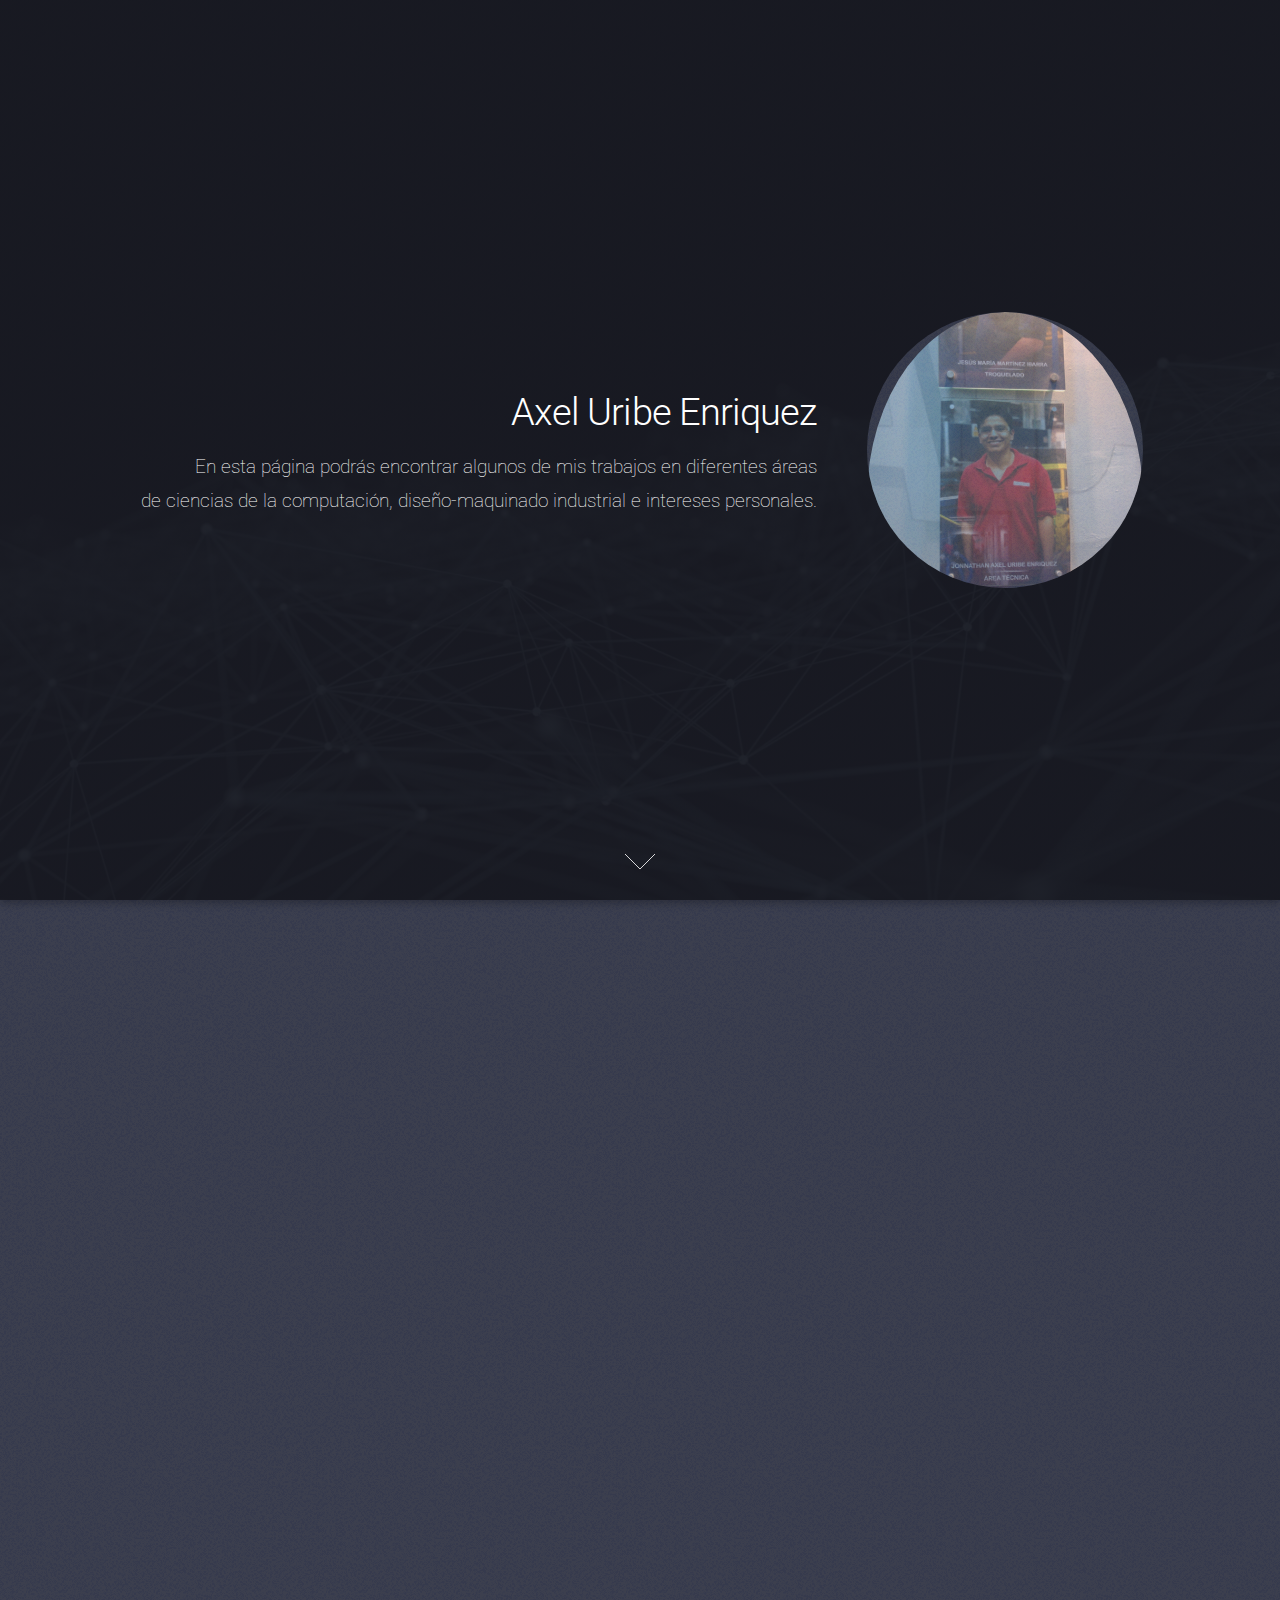
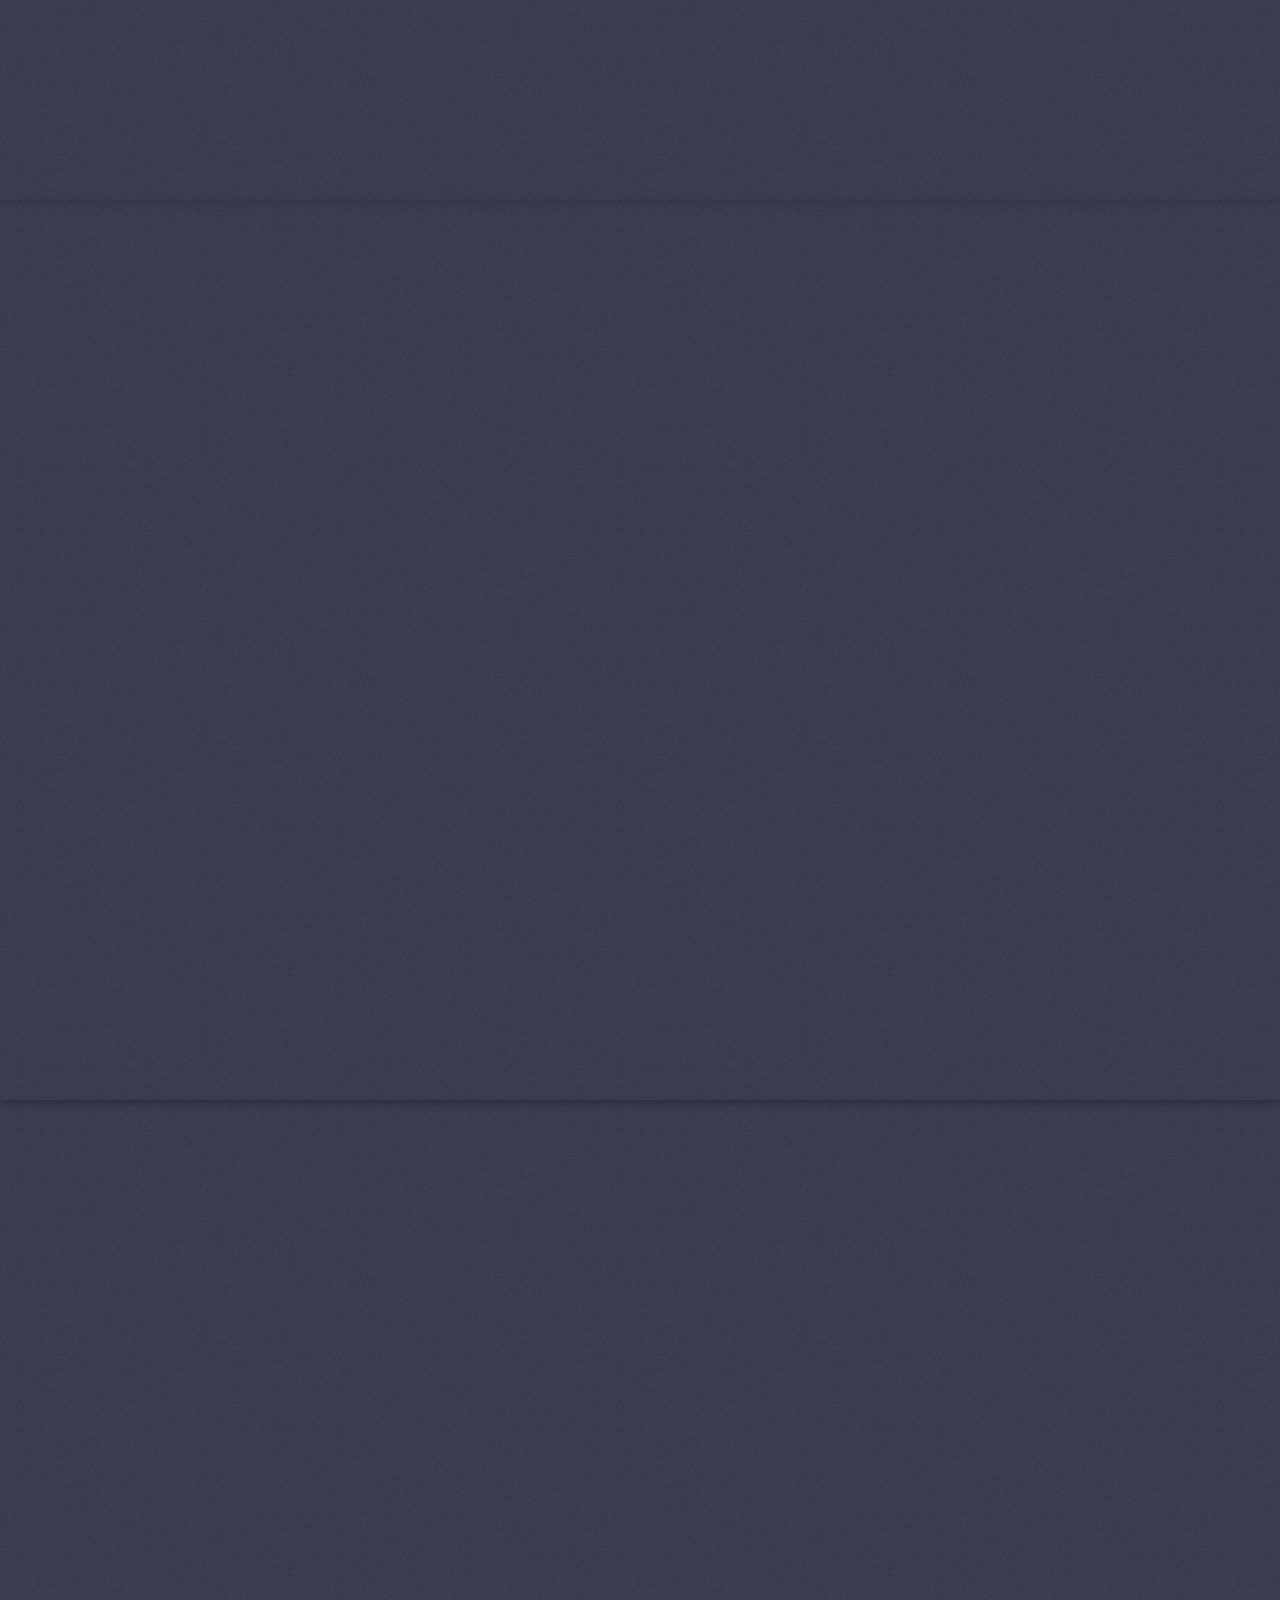
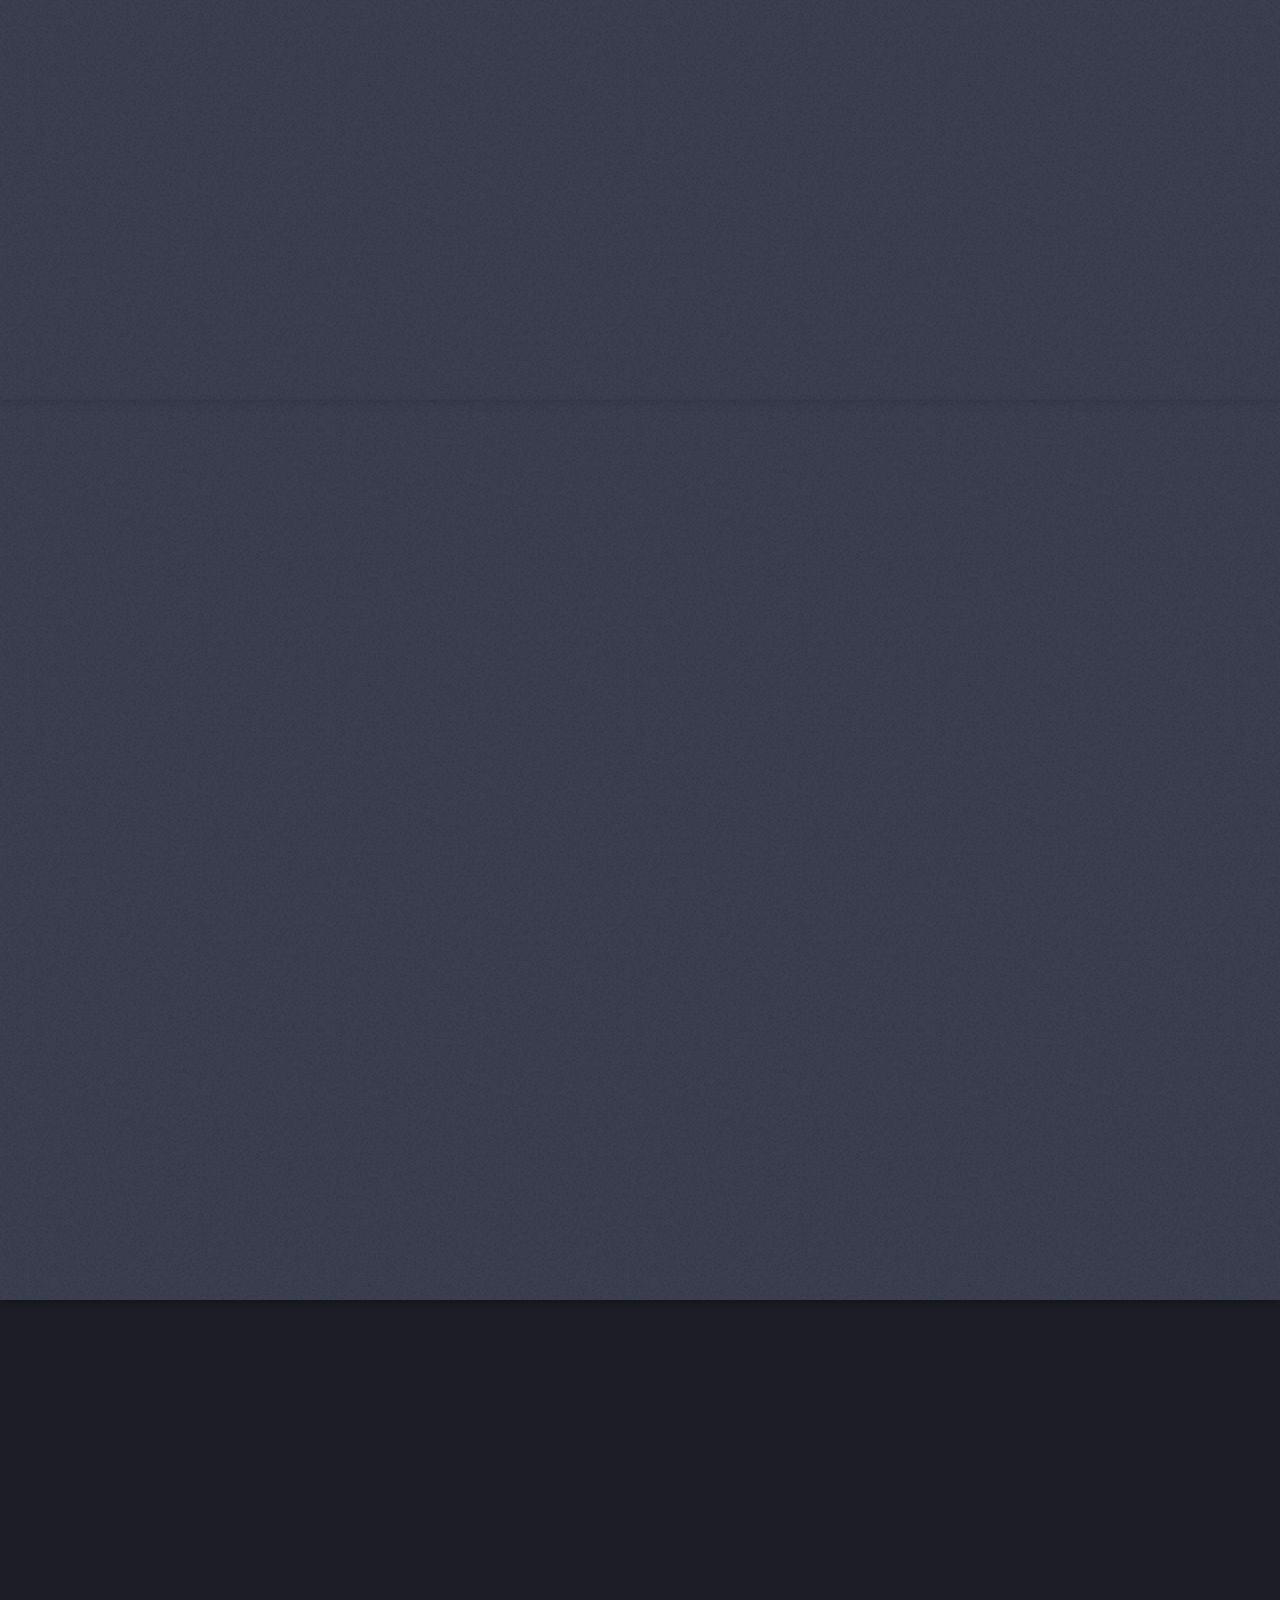
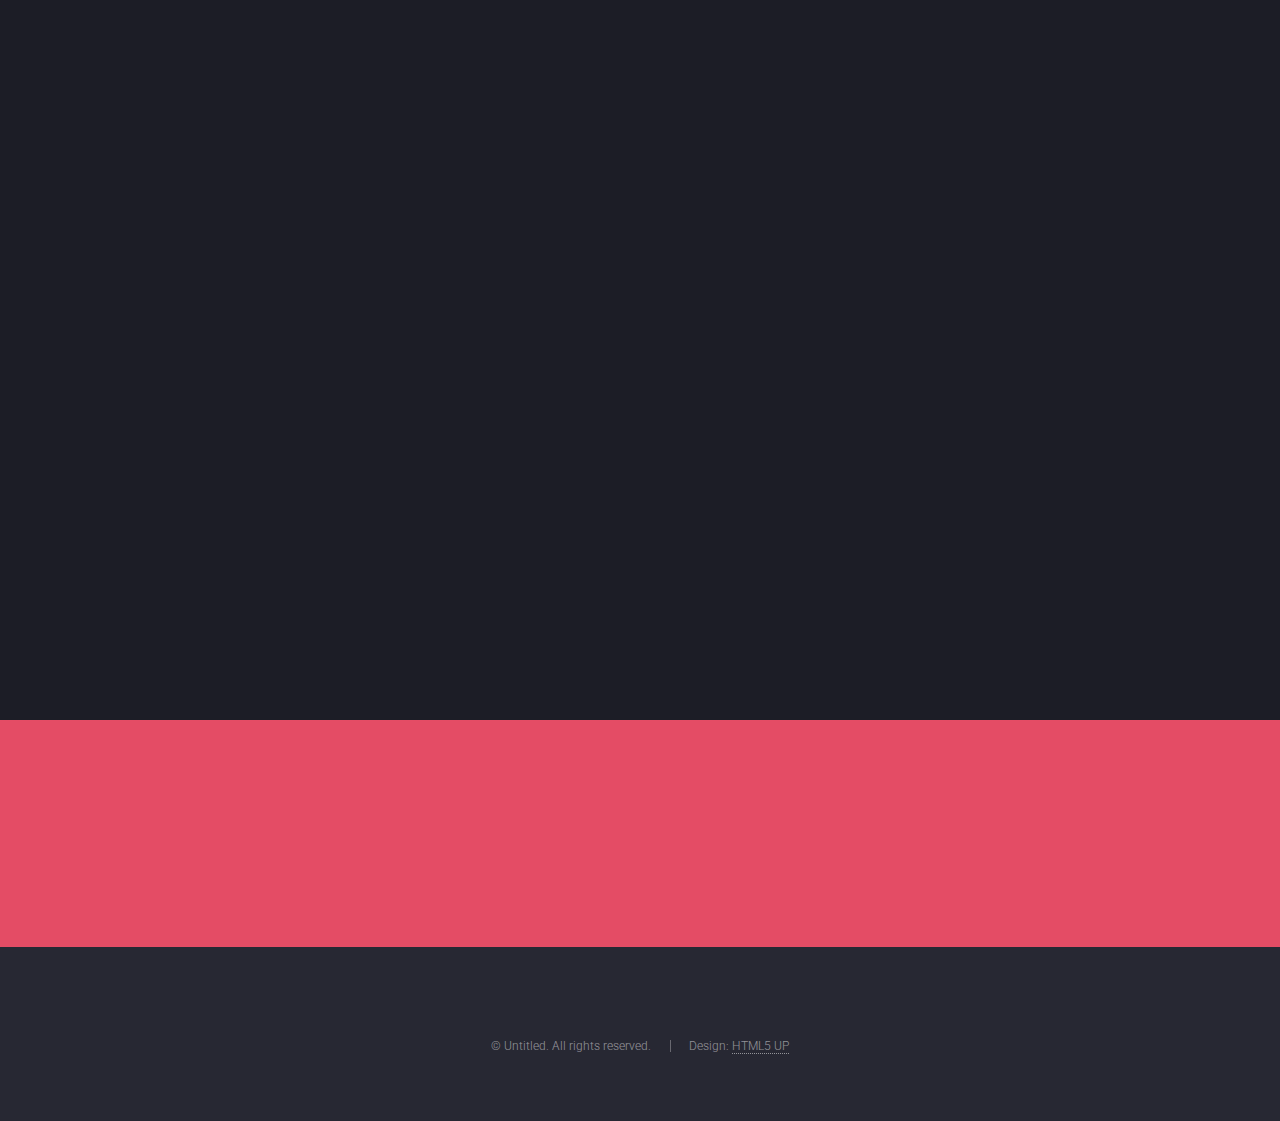
<file: index.html>
<!DOCTYPE HTML>
<!--
	Landed by HTML5 UP
	html5up.net | @ajlkn
	Free for personal and commercial use under the CCA 3.0 license (html5up.net/license)
-->
<html>
	<head>
		<title>web personal </title>
		<meta charset="utf-8" />
		<meta name="viewport" content="width=device-width, initial-scale=1, user-scalable=no" />
		<link rel="stylesheet" href="assets/css/main.css" />
		<noscript><link rel="stylesheet" href="assets/css/noscript.css" /></noscript>
	</head>
	<body class="is-preload landing">
		<div id="page-wrapper">

			<!-- Header -->
				<header id="header">
					<h1 id="logo"><a href="index.html"></a></h1>
					<nav id="nav">
						
					</nav>
				</header>

			<!-- Banner -->
				<section id="banner">
					<div class="content">
						<header>
							<h2>Axel Uribe Enriquez</h2>
							<p>En esta página podrás encontrar algunos de mis trabajos en diferentes áreas<br/> 
							de ciencias de la computación, diseño-maquinado industrial e intereses personales. 
							</p>
						</header>
						<span class="image"><img src="images/iac.jpg" alt="" /></span>
					</div>
					<a href="#one" class="goto-next scrolly">Next</a>
				</section>
			
			<!-- zero -->
				<section id="one" class="spotlight style1 bottom">
					<span class="image fit main"><img src="images/premios.jpg" alt="" /></span>
					<div class="content">
						<div class="container">
							<div class="row">
								<div class="col-4 col-12-medium">
									<header>
										<Strong>(Constancias/certificados/docs) <Strong>
										
									</header>
								</div>
								<div class="col-4 col-12-medium">
									<p>Durante en mi estancia en instituciones y empleos he tenido la oportunidad de recibir reconocimientos 
									por mi desempeño. Desafortunadamente, hasta hace poco me di a la tarea de conservarlos como pequeños logros/incentivos.
									</p>
									
									
									
									
								</div>
								<div class="col-4 col-12-medium">
									<p>
										<ul class="actions">
											<li><a href="reconocimientos.html" class="button"> Ver reconocimientos</a></li>
										</ul>
									</p>
								</div>
							</div>
						</div>
					</div>
					<a href="#two" class="goto-next scrolly">Next</a>
				</section>
			
			
			
			

			<!-- One -->
				<section id="one" class="spotlight style1 bottom">
					<span class="image fit main"><img src="images/fondo0002.jpg" alt="" /></span>
					<div class="content">
						<div class="container">
							<div class="row">
								<div class="col-4 col-12-medium">
									<header>
										<h2>Machine learning </h2>
										<p>(Aprendizaje automático)</p>
									</header>
								</div>
								<div class="col-4 col-12-medium">
									<p>Arthur Samuel(1959). Machine learning:<i>" Es una aplicación de la inteligencia artificial   
									que provee a los sistemas la habilidad de aprender y mejorar su desempeño
									a partir de la experiencia, Sin la necesidad de ser explícitamente programados."</i>
									</p>
									
									
									
									
								</div>
								<div class="col-4 col-12-medium">
									<p>Algunas aplicaciones en esta área son :<br/>
									-Procesamiento del lenguaje natural<br/>
									-Clasificación y predicción<br/>
									-Reconocimiento de imágenes <br/>
									-Vehículos Autónomos<br/>
									-Control y optimización
									
									</p>
								</div>
							</div>
						</div>
					</div>
					<a href="#two" class="goto-next scrolly">Next</a>
				</section>

			<!-- Two -->
				<section id="two" class="spotlight style2 right">
					<span class="image fit main"><img src="images/esta.jpg" alt="" /></span>
					<div class="content">
						<header>
							<h2>Proyectos de Inteligencia artificial (IA)</h2>
							<p>Este espacio esta diseñado con el proposito de ilustrar tecnicas del area de (IA) mediante algunos trabajos que he realizado.  </p>
						</header>
						<b>Machine learning</b><br/>
						<b> <a href ="https://nbviewer.jupyter.org/github/axeluriben/axeluriben.github.io/blob/master/Untitled5.ipynb ">> Ilustración del proceso de ciencia de datos en un problema social importante </a></b><br/><br/>
						
						<b>Redes neuronales <br/>
					    <b> <a  href ="class.html ">> ¿Comó ve una computadora? </a><br/><br/>
					    <b> <a  href ="yolo.html ">> Clasificación y localización de objetos </a><br/><br/>

					        <b>Proyectos relacionados con moldeo <b/><br>
					    <b> <a  href ="cho.html ">> Change Over </a><br/><br/>
					    <b> <a  href ="robot.html ">> Inspección de moldes </a> (Actualmente en desarrollo)<br/><br/>
						    

							
						<ul class="actions">
							
						</ul>
					</div>
					<a href="#three" class="goto-next scrolly">Next</a>
				</section>

			<!-- Three -->
				<section id="three" class="spotlight style3 left">
					<span class="image fit main bottom"><img src="images/cadfondo10.jpg" alt="" /></span>
					<div class="content">
						<header>
							<h2>Diseño/Maquinado Industrial</h2>
							<p>Galeria de imagenes </p>
						</header>
						<p>En este espacio se encuentran algunas fotos de trabajos realizados por mí (no necesariamente los mejores) simplemente es una colección de trabajos a los que por alguna razón les tome una foto.</p>
						<ul class="actions">
							<li><a href="industrial.html" class="button">Ver más</a></li>
						</ul>
					</div>
					<a href="#four" class="goto-next scrolly">Next</a>
				</section>

			<!-- Four -->
				<section id="four" class="wrapper style1 special fade-up">
					<div class="container">
						<header class="major">
							<h2>Enlaces</h2>
							<p>Si te interesa encontrar más información 
							sobre el área de Inteligencia o diseño-maquinado industrial, aquí dejo <br>
							algunos enlaces a páginas web muy interesantes </p>
						</header>
						<div class="box alt">
							<div class="row gtr-uniform">
								<section class="col-4 col-6-medium col-12-xsmall">
									<span class="icon solid alt major fa-chart-area"></span>
									<h3><a  style="text-decoration:none" href="http://mat.uson.mx/~juliowaissman/">Inteligencia artificial (IA)</h3></a>
									<a  style="text-decoration:none" href="https://www.linkedin.com/in/juliowaissman/?originalSubdomain=mx/"><p>Página "oficialísima" del DR. Julio Waissman Vilanova (mi sensei), aquí podrás encontrar algunos de sus trabajos y todo lo que tenga que ver con IA.</p></a>
								</section>
								<section class="col-4 col-6-medium col-12-xsmall">
									<span class="icon solid alt major fa-comment"></span>
									<h3><a  style="text-decoration:none" href="https://www.coursera.org/professional-certificates/data-engineering">Machine Learning</h3></a>
									<a  style="text-decoration:none" href="https://es.coursera.org/learn/machine-learning"><p>El mejor curso de Redes neuronales , ofrecido por la universidad de Stanford.</p></a>
								</section>
								<section class="col-4 col-6-medium col-12-xsmall">
									<span class="icon solid alt major fa-flask"></span>
									<h3><a  style="text-decoration:none" href="https://www.anaconda.com/">Programación</h3></a>
									<a  style="text-decoration:none" href="https://www.anaconda.com/"><p>La herramienta más popular de programación utilizada en el área de IA.</p></a>
								</section>
								<section class="col-4 col-6-medium col-12-xsmall">
									<span class="icon solid alt major fa-paper-plane"></span>
									<h3><a  style="text-decoration:none" href="https://grabcad.com/">Diseño Industrial</h3></a>
									<a  style="text-decoration:none" href="https://grabcad.com/"><p>Página diseñada para compartir ideas y avances, contiene principalmente modelos 3D creados por la comunidad.</p></a>
								</section>
								<section class="col-4 col-6-medium col-12-xsmall">
									<span class="icon solid alt major fa-file"></span>
									<h3><a  style="text-decoration:none" href="https://es.coursera.org/specializations/cad-design-digital-manufacturing">CAD/CAM</h3></a>
									<a  style="text-decoration:none" href="https://es.coursera.org/specializations/cad-design-digital-manufacturing"><p>Curso introductorio al proceso de manufactura, bastante completo.</p></a>
								</section>
								<section class="col-4 col-6-medium col-12-xsmall">
									<span class="icon solid alt major fa-lock"></span>
									<h3><a  style="text-decoration:none" href="https://www.coursera.org/specializations/collaborative-robotics-in-industry">Diseño</h3></a>
									<a  style="text-decoration:none" href="https://www.coursera.org/specializations/collaborative-robotics-in-industry"><p>Curso de programación de robots  </p></a>
								</section>
							</div>
						</div>
						<footer class="major">
							
						</footer>
					</div>
				</section>

			<!-- Five -->
				<section id="five" class="wrapper style2 special fade">
					<div class="container">
						<header>
							<h2>Contacto</h2>
							<p>axeluriben@gmail.com</p>
						</header>
						
					</div>
				</section>

			<!-- Footer -->
				<footer id="footer">
					
					<ul class="copyright">
						<li>&copy; Untitled. All rights reserved.</li><li>Design: <a href="http://html5up.net">HTML5 UP</a></li>
					</ul>
				</footer>

		</div>

		<!-- Scripts -->
			<script src="assets/js/jquery.min.js"></script>
			<script src="assets/js/jquery.scrolly.min.js"></script>
			<script src="assets/js/jquery.dropotron.min.js"></script>
			<script src="assets/js/jquery.scrollex.min.js"></script>
			<script src="assets/js/browser.min.js"></script>
			<script src="assets/js/breakpoints.min.js"></script>
			<script src="assets/js/util.js"></script>
			<script src="assets/js/main.js"></script>

	</body>
</html>
</file>
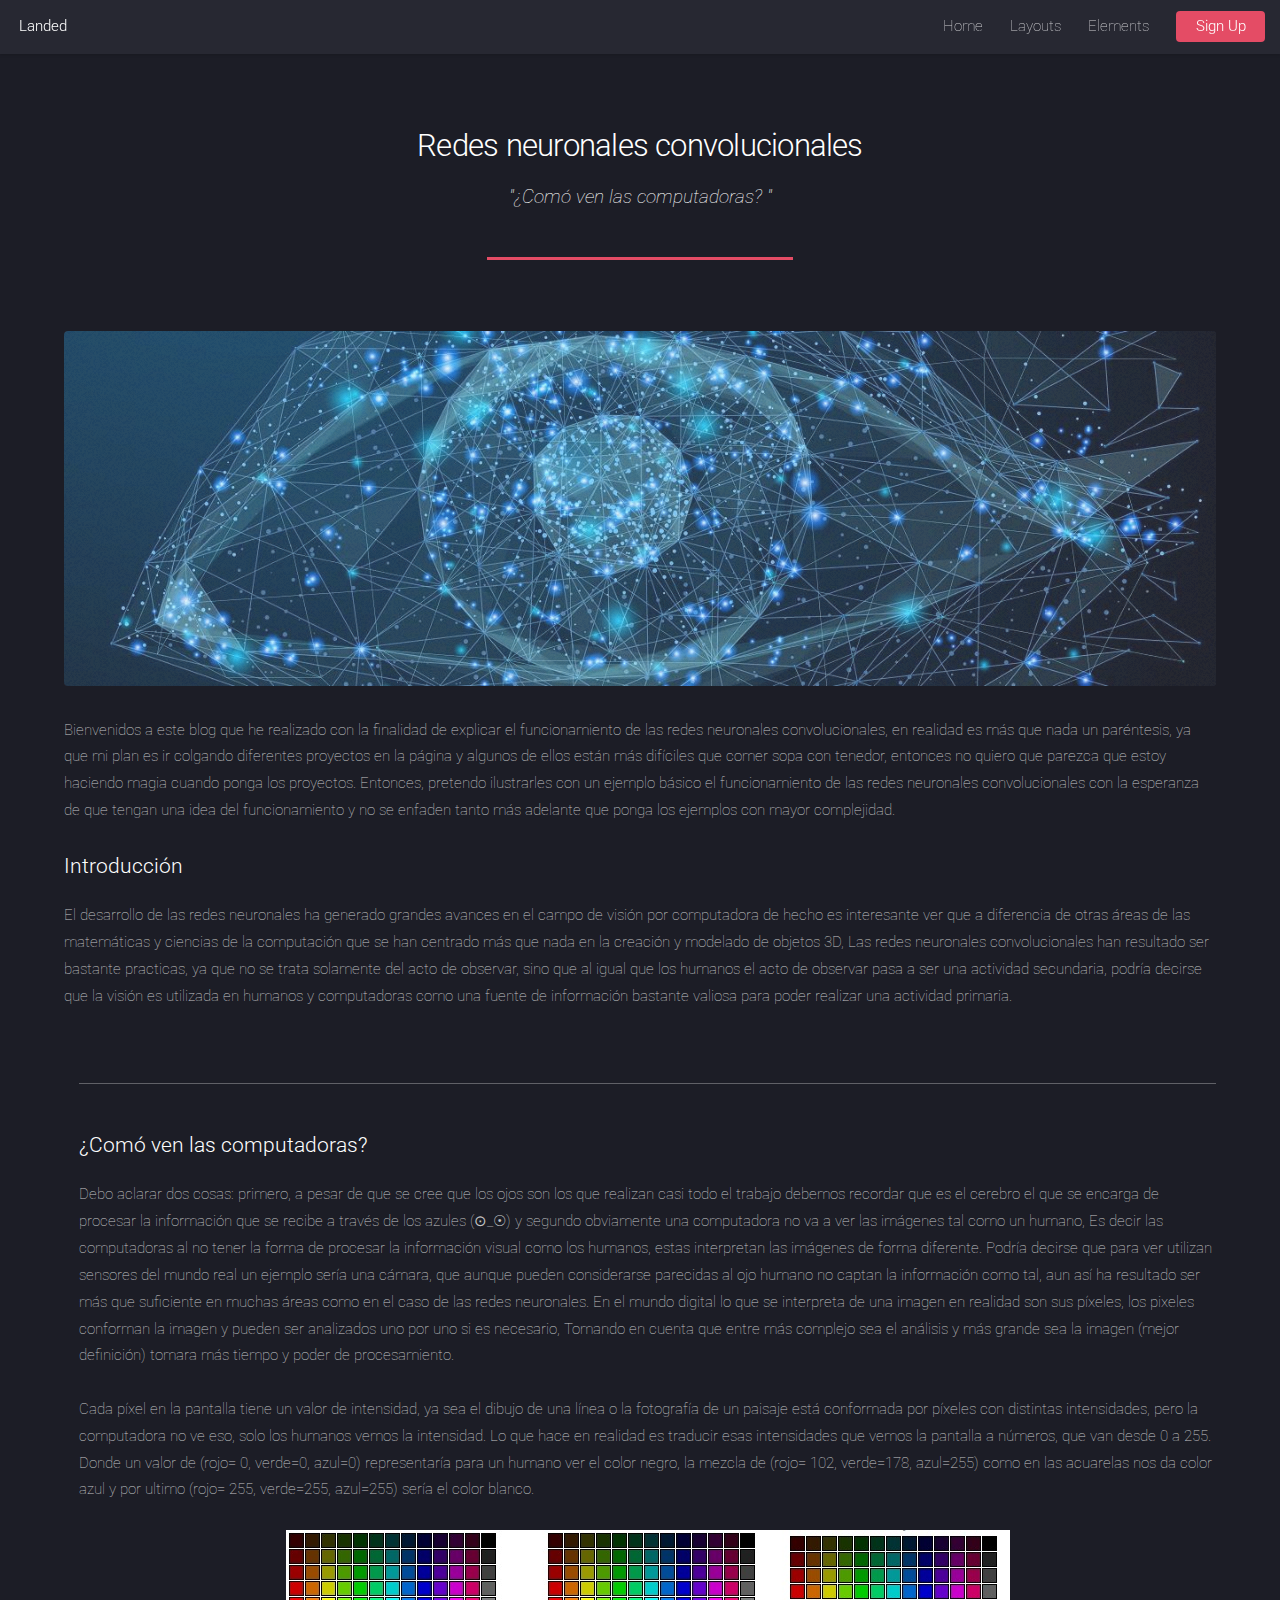
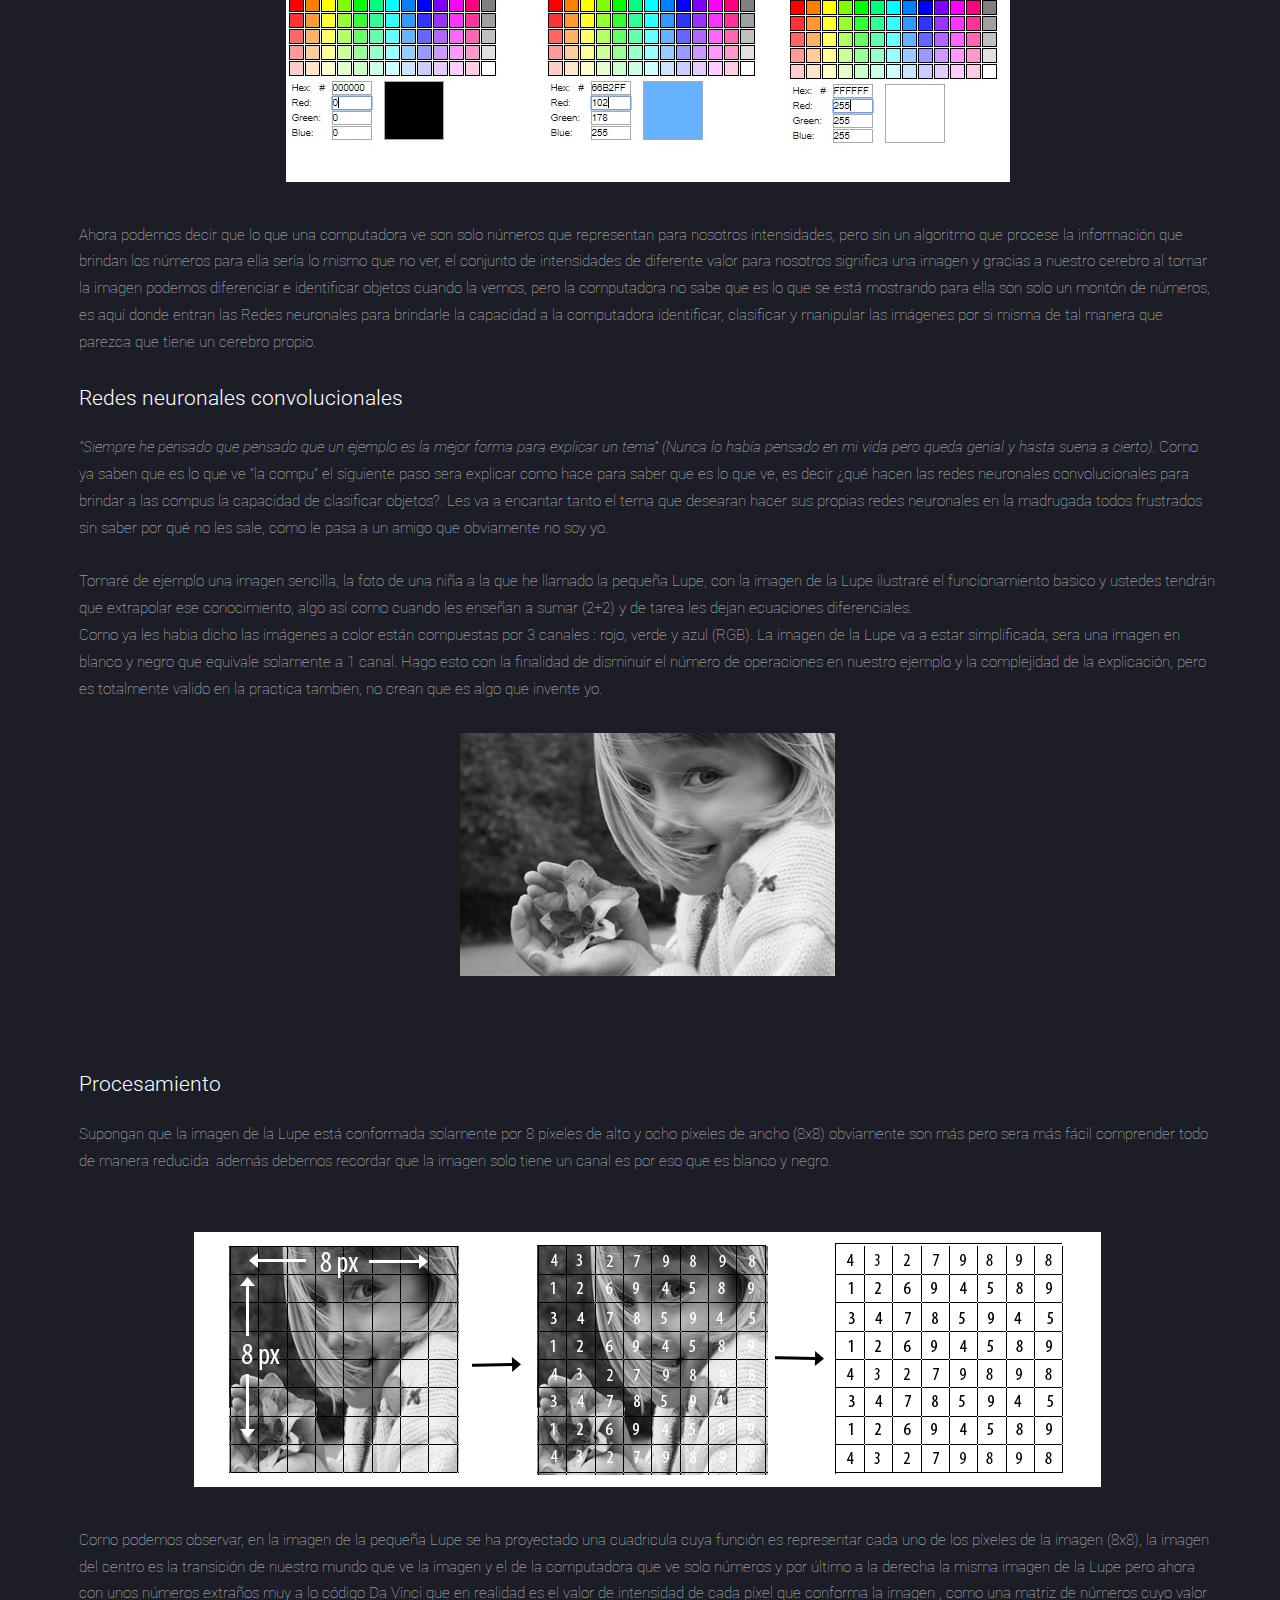
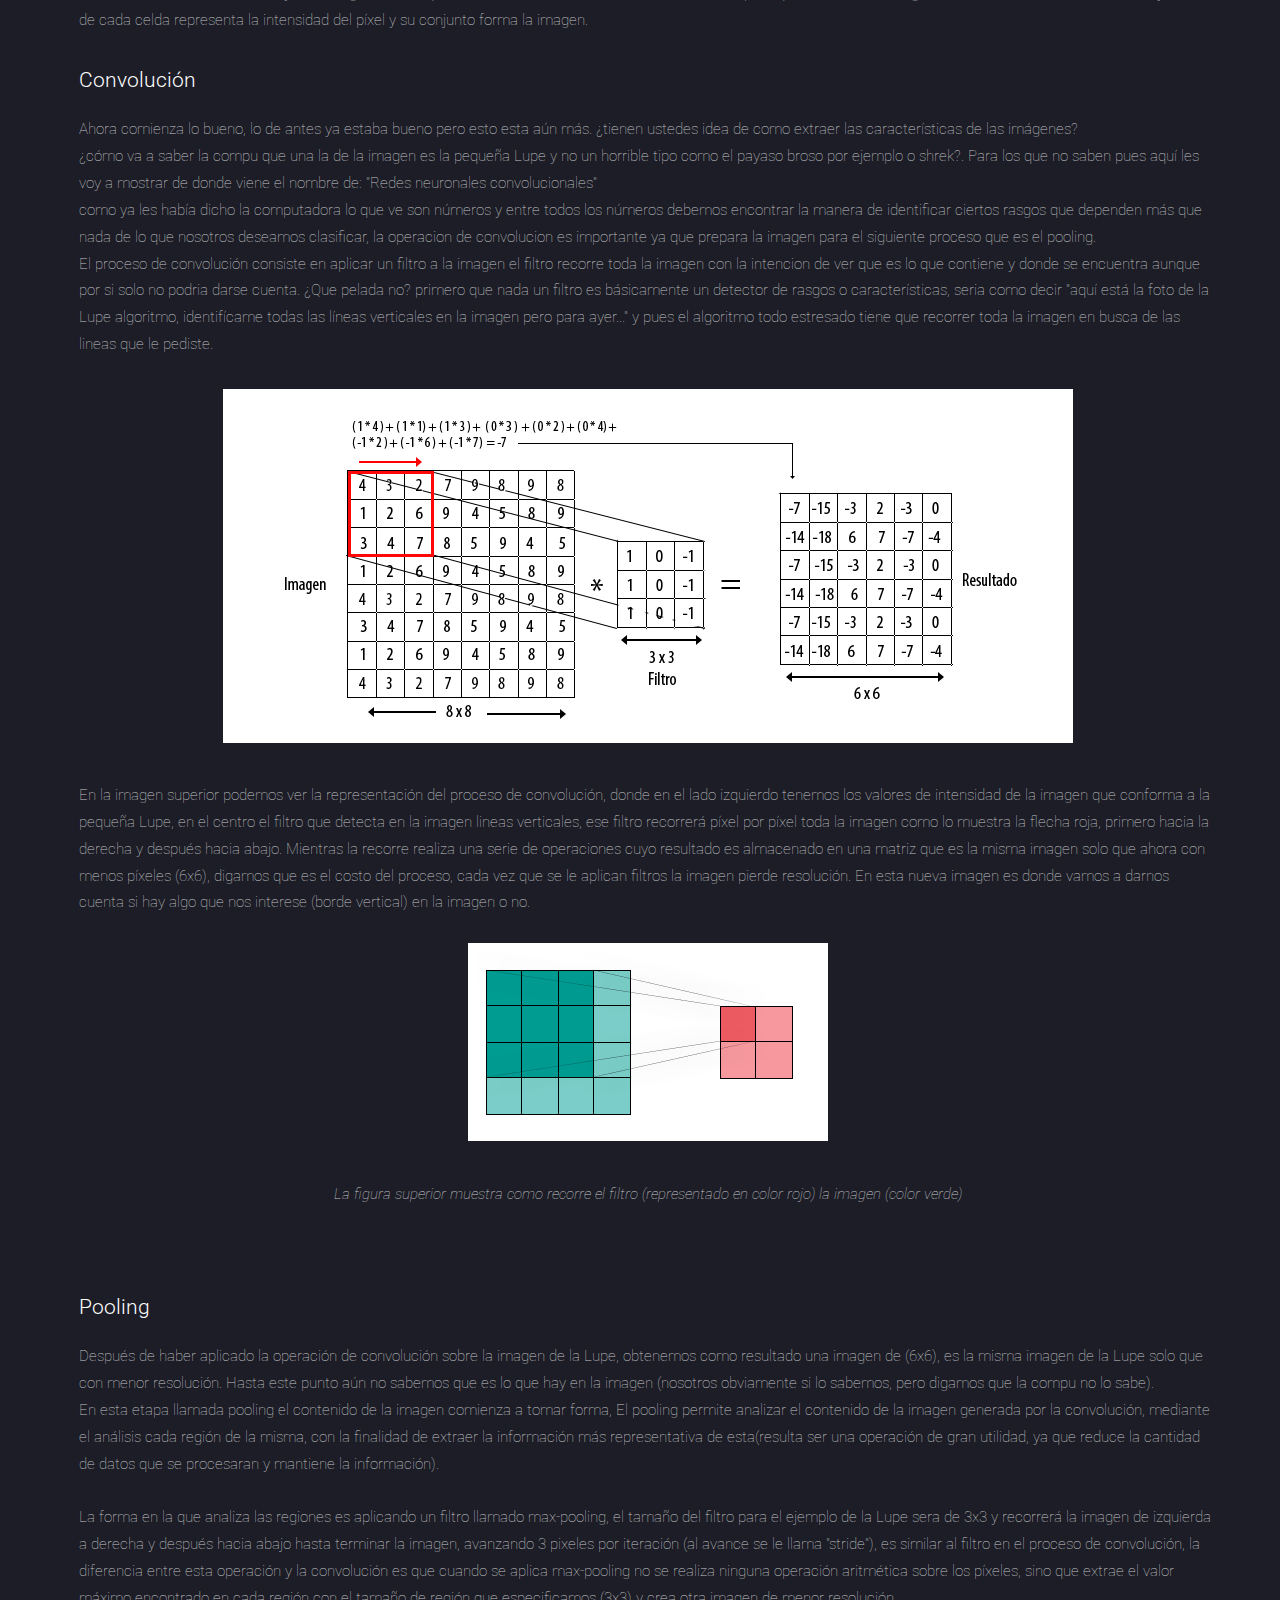
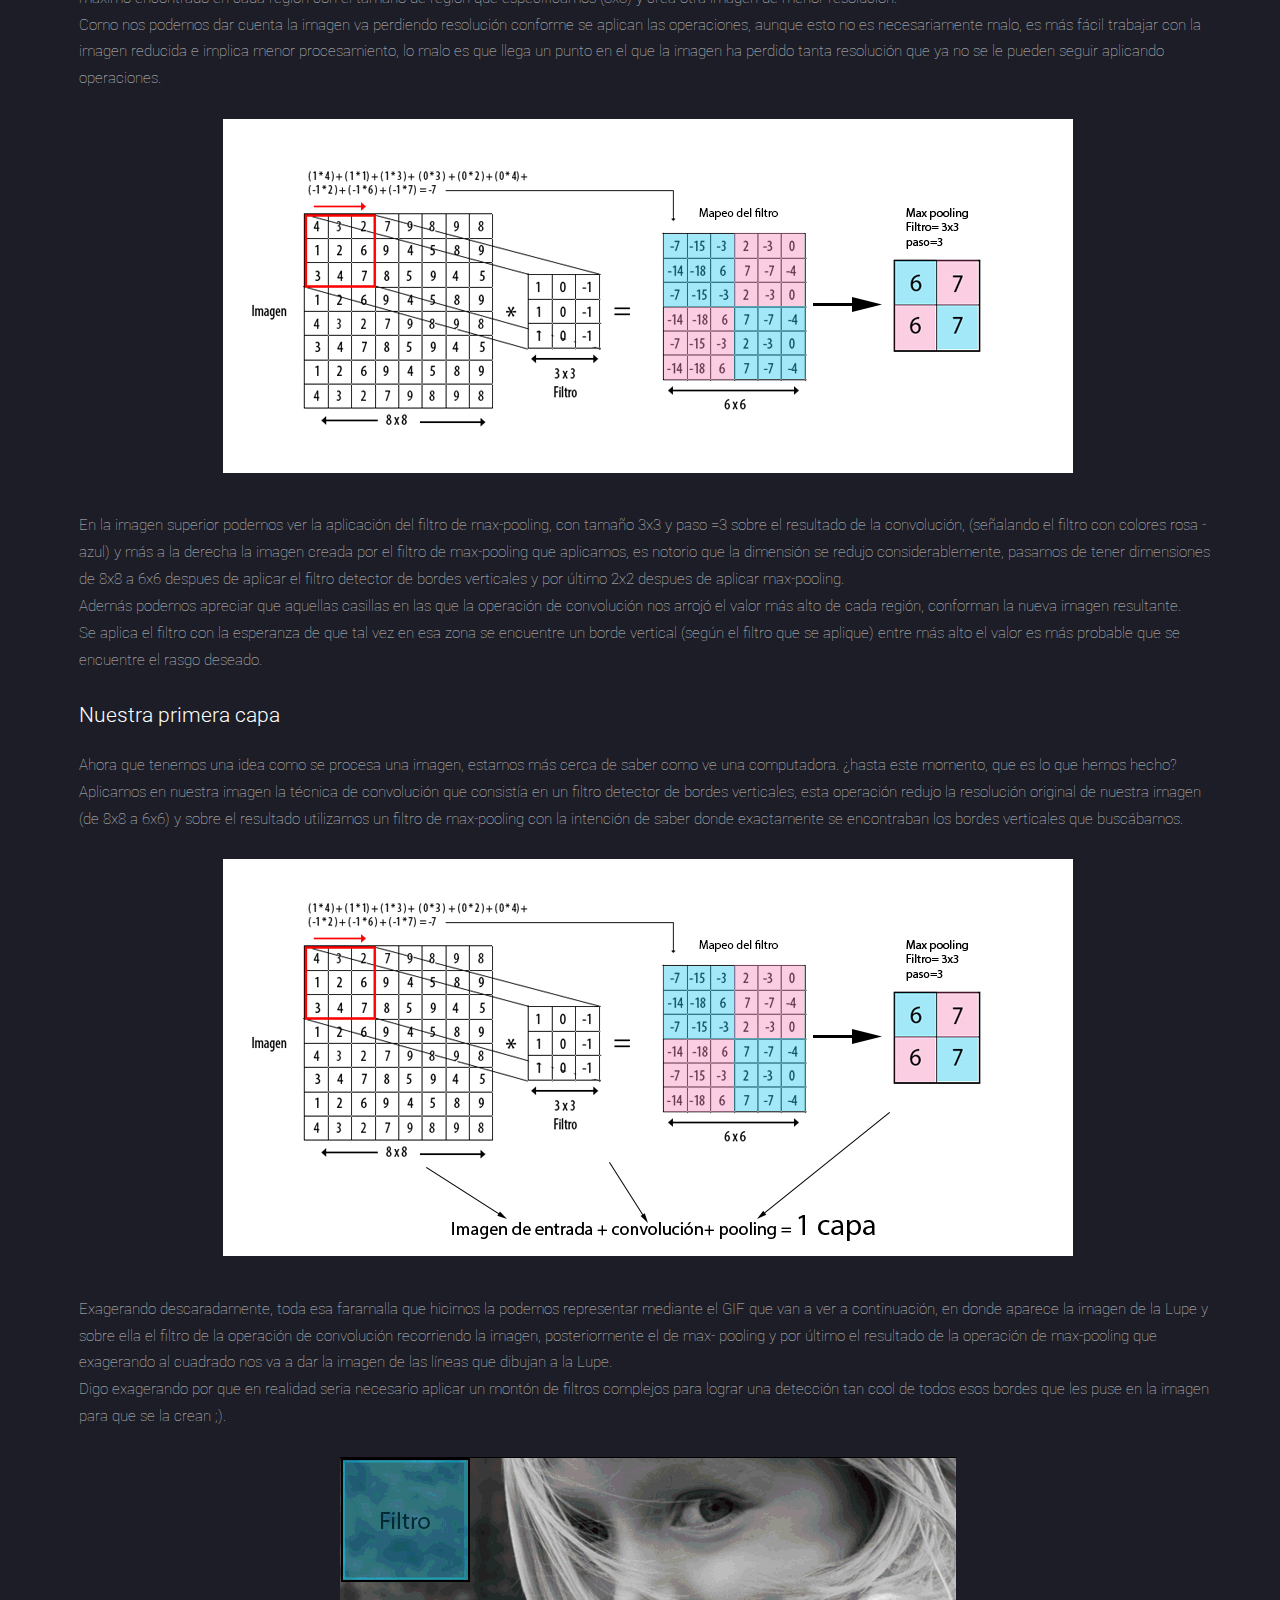
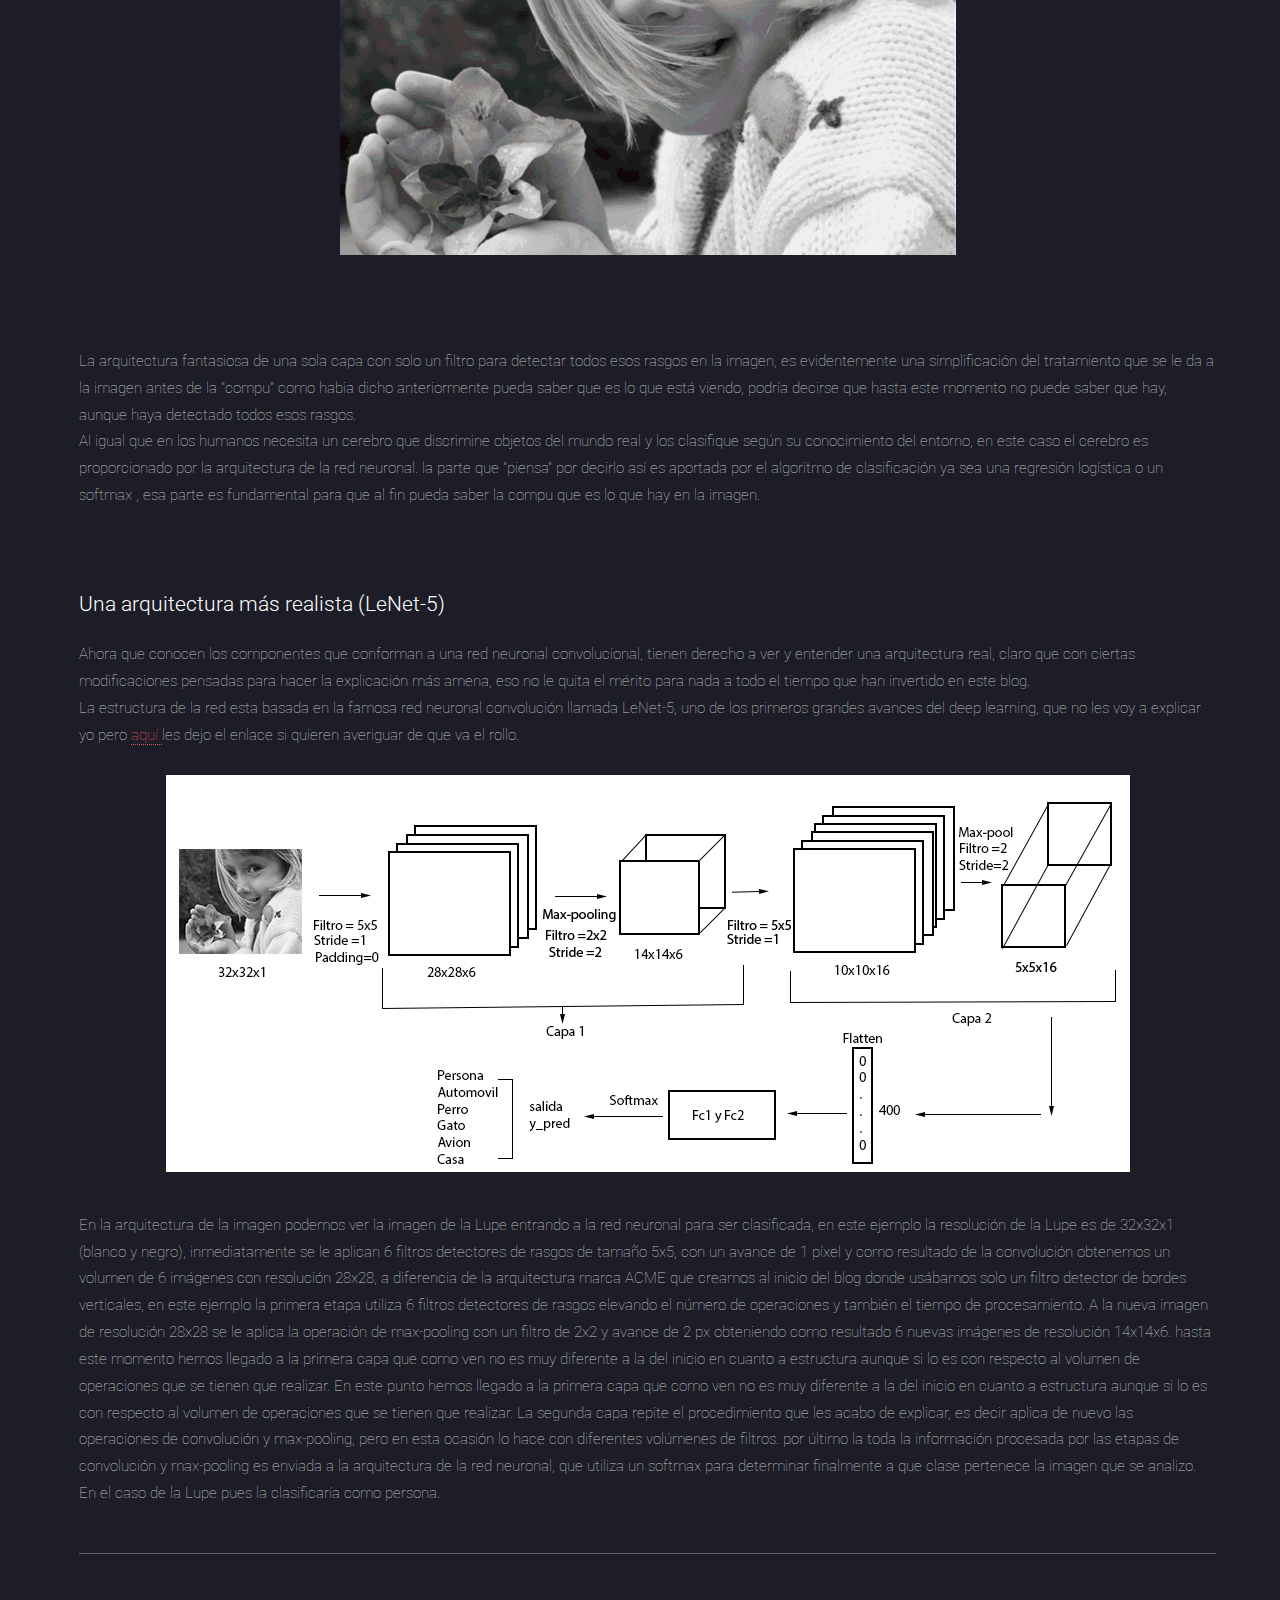
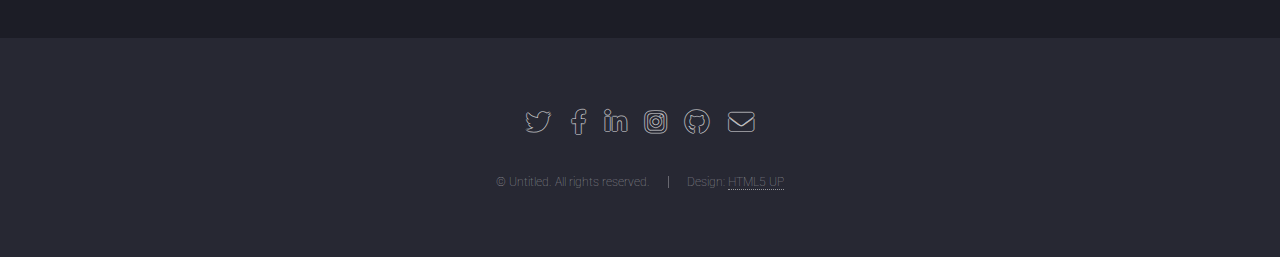
<file: class.html>
<!DOCTYPE HTML>
<!--
	Landed by HTML5 UP
	html5up.net | @ajlkn
	Free for personal and commercial use under the CCA 3.0 license (html5up.net/license)
-->
<html>
	<head>
		<title>No Sidebar - Landed by HTML5 UP</title>
		<meta charset="utf-8" />
		<meta name="viewport" content="width=device-width, initial-scale=1, user-scalable=no" />
		<link rel="stylesheet" href="assets/css/main.css" />
		<noscript><link rel="stylesheet" href="assets/css/noscript.css" /></noscript>
	</head>
	<body class="is-preload">
		<div id="page-wrapper">

			<!-- Header -->
				<header id="header">
					<h1 id="logo"><a href="index.html">Landed</a></h1>
					<nav id="nav">
						<ul>
							<li><a href="index.html">Home</a></li>
							<li>
								<a href="#">Layouts</a>
								<ul>
									<li><a href="left-sidebar.html">Left Sidebar</a></li>
									<li><a href="right-sidebar.html">Right Sidebar</a></li>
									<li><a href="no-sidebar.html">No Sidebar</a></li>
									<li>
										<a href="#">Submenu</a>
										<ul>
											<li><a href="#">Option 1</a></li>
											<li><a href="#">Option 2</a></li>
											<li><a href="#">Option 3</a></li>
											<li><a href="#">Option 4</a></li>
										</ul>
									</li>
								</ul>
							</li>
							<li><a href="elements.html">Elements</a></li>
							<li><a href="#" class="button primary">Sign Up</a></li>
						</ul>
					</nav>
				</header>

			<!-- Main -->
				<div id="main" class="wrapper style1">
					<div class="container">
						<header class="major">
							<h2> Redes neuronales convolucionales</h2>
							<p><em>"¿Comó ven las computadoras? "</em></p>
						</header>

						<!-- Content -->
							<section id="content">
								<a href="#" class="image fit"><img src="images/vision.jpg" alt="" /></a>
								
								Bienvenidos a este blog que he realizado con la finalidad de explicar el funcionamiento de las redes neuronales convolucionales, en realidad es más
								que nada un paréntesis, ya que mi plan es ir colgando diferentes proyectos en la página y algunos de ellos están más difíciles que comer sopa con tenedor,
								entonces no quiero que parezca que estoy haciendo magia cuando ponga los proyectos.
								Entonces, pretendo ilustrarles con un ejemplo básico el funcionamiento de las redes neuronales convolucionales con la esperanza de que tengan una idea del funcionamiento
								y no se enfaden tanto más adelante que ponga los ejemplos con mayor complejidad.
								
								
								<br><br>
									
						
								<h3>Introducción </h3>
									
								<p>
									El desarrollo de las redes neuronales ha generado grandes avances en el campo de visión por computadora de hecho
									es interesante ver que a diferencia de otras áreas de las matemáticas y ciencias de la computación que se han centrado más
									que nada en la creación y modelado de objetos 3D, Las redes neuronales convolucionales han resultado ser bastante practicas, ya que no se trata solamente del
									acto de observar, sino que al igual que los humanos el acto de observar pasa a ser una actividad secundaria, podría decirse
									que la visión es utilizada en humanos y computadoras como una fuente de información bastante valiosa para poder realizar
									una actividad primaria.<br><br>

									

	
									
									
								
								</p>
								<h3></h3>
								
								<ul>
									<hr>	
										
										<h3>¿Comó ven las computadoras?</h3>	
										Debo aclarar dos cosas: primero, a pesar de que se cree que los ojos son los que realizan casi todo el trabajo debemos recordar que es el cerebro el que se encarga de procesar la información que se recibe
										a través de los azules (⊙_☉) y segundo obviamente una computadora no va a ver las imágenes tal como un humano, Es decir las computadoras al no tener la forma de procesar la información visual como los humanos,
										estas interpretan las imágenes de forma diferente. Podría decirse que para ver utilizan sensores del mundo real
										un ejemplo sería una cámara, que aunque pueden considerarse parecidas al ojo humano no captan la información como tal, aun así ha resultado ser más que suficiente en muchas áreas como en el caso de las redes neuronales. 

										En el mundo digital lo que se interpreta de una imagen en realidad son sus píxeles, los pixeles conforman la imagen y pueden ser analizados uno por uno si es necesario,  Tomando en cuenta que entre más complejo sea el análisis 
										y más grande sea la imagen (mejor definición) tomara más tiempo y poder de procesamiento.<br><br>
									
										Cada píxel en la pantalla tiene un valor de intensidad, ya sea el dibujo de una línea o la fotografía de un paisaje está conformada por píxeles con distintas intensidades,
										pero la computadora no ve eso, solo los humanos vemos la intensidad. Lo que hace en realidad es traducir esas intensidades que vemos la pantalla a números, que van desde 0 a 255. Donde un valor de (rojo= 0, verde=0, azul=0) representaría para un humano ver el color negro, 
										la mezcla de (rojo= 102, verde=178, azul=255) como en las acuarelas nos da color azul y por ultimo (rojo= 255, verde=255, azul=255) sería el color blanco. <br><br>
										
											
											<p class="alimagen">
													<img src="images/acuarelas.jpg" alt="neo" align="center" >
											</p>
										
										
										Ahora podemos decir que lo que una computadora ve son solo números que representan para nosotros intensidades, pero sin un algoritmo que procese la información que brindan los
										números para ella sería lo mismo que no ver, el conjunto de intensidades de diferente valor para nosotros significa una imagen y gracias a nuestro cerebro al tomar la imagen podemos diferenciar e identificar objetos
										cuando la vemos, pero la computadora no sabe que es lo que se está mostrando para ella son solo un montón de números, es aquí donde entran las Redes neuronales
										para brindarle la capacidad a la computadora identificar, clasificar y manipular las imágenes  por si misma de tal manera que parezca que tiene un cerebro propio.<br><br>
										
									
										<h3>Redes neuronales convolucionales</h3>
										<p><i>"Siempre he pensado que pensado que un ejemplo es la mejor forma para explicar un tema" (Nunca lo había pensado en mi vida pero queda genial y hasta suena a cierto)</i>. Como ya saben que es lo que ve "la compu" 
										el siguiente paso sera explicar como hace para saber que es lo que ve, es decir ¿qué hacen las redes neuronales convolucionales para brindar a las compus la capacidad de clasificar objetos?.
										Les va a encantar tanto el tema que desearan hacer sus propias redes neuronales en la madrugada
										todos frustrados sin saber por qué no les sale, como le pasa a un amigo que obviamente no soy yo.<br><br>
										Tomaré de ejemplo una imagen sencilla, la foto de una niña a la que he llamado la pequeña Lupe, con la imagen de la Lupe ilustraré el funcionamiento  basico y ustedes  tendrán que extrapolar ese conocimiento, algo así como cuando les enseñan a sumar (2+2) y de tarea les dejan ecuaciones diferenciales.<br>
										

										Como ya les habia dicho las imágenes a color están compuestas por 3 canales : rojo, verde y azul (RGB). La imagen de la Lupe va a estar simplificada, sera una imagen en blanco y negro que equivale solamente a 1 canal.
										Hago esto con la finalidad de disminuir el número de operaciones en nuestro ejemplo y la complejidad de la explicación, pero es totalmente valido en la practica tambien, no crean que es algo que invente yo.
											<p class="alimagen">
													<img src="images/byw.jpg" alt="neo" align="center" >
											</p>



										<br><br>
										<h3>Procesamiento </h3>
										Supongan que la imagen de la Lupe está conformada solamente por 8 píxeles de alto y ocho píxeles de ancho (8x8) obviamente son más pero sera más fácil comprender todo de manera reducida. además debemos recordar 
										que la imagen solo tiene un canal es por eso que es blanco y negro.				
									</p>
											<br>
										

										<p class="alimagen">
												<img src="images/mona.jpg" alt="neo" align="center" >
										</p>
									
										
										<p>Como podemos observar, en la imagen de la pequeña Lupe se ha proyectado una cuadricula cuya función es representar cada uno de los píxeles de la imagen (8x8),
										la imagen del centro es la transición de nuestro mundo que ve la imagen y el de la computadora que ve solo números y por último a la derecha la misma imagen de la Lupe pero ahora con 
										unos números extraños muy a lo código Da Vinci que en realidad es el valor de intensidad de cada píxel que conforma la imagen , como una matriz de números cuyo valor de cada celda representa 
										la intensidad del píxel y su conjunto forma la imagen.

											
										</p> 
										
										
										<h3> Convolución </h3>
										<p>Ahora comienza lo bueno, lo de antes ya estaba bueno pero esto esta aún más. ¿tienen ustedes idea de como extraer las características de las imágenes?<br> ¿cómo va a saber la compu
										que una la de la imagen es la pequeña Lupe y no un horrible tipo como el payaso broso por ejemplo o shrek?. Para los que no saben pues aquí les voy a mostrar de donde viene el nombre de: "Redes neuronales convolucionales" <br>
										como ya les había dicho la computadora lo que ve son números y entre todos los números debemos encontrar la manera de identificar ciertos rasgos que dependen más que nada de lo que nosotros deseamos clasificar, la operacion 
										de convolucion es importante ya que prepara la imagen para el siguiente proceso que es el pooling.
										<br>
										   
										 El proceso de convolución consiste en aplicar un filtro a la imagen el filtro recorre toda la imagen con la intencion de ver que es lo que contiene y donde se encuentra aunque por si solo no podria darse cuenta.
										¿Que pelada no? primero que nada un filtro es básicamente un detector de rasgos o características, seria como decir "aquí está la foto de la Lupe algoritmo,  identifícame todas las líneas verticales en la imagen pero para ayer..."
										y pues el algoritmo todo estresado tiene que recorrer toda la imagen en busca de las lineas que le pediste.

										  
										   
										   <p class="alimagen">
												<img src="images/filt.jpg" alt="neo" align="center" >
										   </p>

										  
										  En la imagen superior podemos ver la representación del proceso de convolución, donde en el lado izquierdo tenemos los valores de intensidad de la imagen que conforma a la pequeña Lupe, en el centro el filtro que detecta en la imagen
										  lineas verticales, ese filtro recorrerá píxel por píxel toda la imagen como lo muestra la flecha roja, primero hacia la derecha y después hacia abajo. Mientras la recorre realiza una serie de operaciones cuyo resultado es almacenado en una matriz que es la misma imagen solo que ahora con menos píxeles (6x6), 
										  digamos que es el costo del proceso, cada vez que se le aplican filtros la imagen pierde resolución.
										  En esta nueva imagen es donde vamos a darnos cuenta si hay algo que nos interese (borde vertical) en la imagen o no. <br>
										 <br>
											 <p class="alimagen">
												<img src="images/convu3.gif" alt="ss" align="center" >
										   </p>
										   <p align="center"><i>      La figura superior muestra como recorre el filtro (representado en color rojo) la imagen (color verde)</i> </p><br><br>
										   
										 
										   <h3>Pooling</h3>
										   										   
										  Después de haber aplicado la operación de convolución sobre la imagen de la Lupe, obtenemos como resultado una imagen de (6x6), es la misma imagen de la Lupe solo que con menor resolución. Hasta este punto aún no sabemos que es lo que hay en la imagen
										  (nosotros obviamente si lo sabemos, pero digamos que la compu no lo sabe).<br>

										  En esta etapa llamada pooling el contenido de la imagen comienza a tomar forma,

										El pooling permite analizar el contenido de la imagen generada por la convolución, mediante el análisis cada región de la misma, con la finalidad de extraer la información más representativa de esta(resulta ser una operación de gran utilidad, ya que reduce la cantidad de datos que se procesaran y mantiene la información).<br><br>

										La forma en la que analiza las regiones es aplicando un filtro  llamado max-pooling, el tamaño del filtro para el ejemplo de la Lupe sera de 3x3 y recorrerá la imagen de izquierda a derecha y después hacia abajo hasta terminar la imagen, avanzando 3 pixeles por iteración (al avance se le llama "stride"), es similar al filtro en el 
										proceso de convolución, la diferencia entre esta operación y la convolución es que cuando se aplica max-pooling no se realiza ninguna operación aritmética sobre los píxeles, sino que extrae el valor máximo encontrado en cada región con el tamaño de región que especificamos (3x3) y crea otra imagen de menor resolución. <br>

										Como nos podemos dar cuenta la imagen va perdiendo resolución conforme se aplican las operaciones, aunque esto no es necesariamente malo, es más fácil trabajar con la imagen reducida e implica menor procesamiento, lo malo es que llega un punto en el que la imagen ha perdido tanta resolución que ya no se le pueden seguir aplicando operaciones.
										<br><br>


										   <p class="alimagen">
											<img src="images/pool.jpg" alt="texto asdasd asd" align="center" >
											
									   	   </p>
								
								
										 

									En la imagen superior podemos ver la aplicación del filtro de max-pooling, con tamaño 3x3 y paso =3 sobre el resultado de la convolución, (señalando el filtro con colores rosa - azul) y más a la derecha la 
								       imagen creada por el filtro de max-pooling que aplicamos, es notorio que la dimensión se redujo considerablemente, pasamos de tener dimensiones de 8x8 a 6x6 despues de aplicar el filtro detector de bordes verticales 
								y por último 2x2 despues de aplicar max-pooling.<br> Además podemos apreciar que aquellas casillas en las que la operación de convolución nos arrojó el valor más alto de cada región, conforman la nueva imagen resultante.<br>
									Se aplica el filtro con la esperanza de que tal vez en esa zona se encuentre un borde vertical (según el filtro que se aplique) entre más alto el valor es más probable que se encuentre el rasgo deseado.
										 <br><br>
										 
										<h3>Nuestra primera capa</h3>
									Ahora que tenemos una idea como se procesa una imagen, estamos más cerca de saber como ve una computadora.
									¿hasta este momento, que es lo que hemos hecho? Aplicamos en nuestra imagen la técnica de convolución que
								        consistía en un filtro detector de bordes verticales, esta operación redujo la resolución original de nuestra 
								        imagen (de 8x8 a 6x6) y sobre el resultado utilizamos un filtro de max-pooling con la intención de saber donde 
								        exactamente se encontraban los bordes verticales que buscábamos.<br><br>
									
									<p class="alimagen">
										<img src="images/capa1.jpg" alt="neo" align="center" >
								   	</p>
										
								
									Exagerando descaradamente, toda esa faramalla que hicimos la podemos representar mediante el GIF que van a ver a continuación, 
								        en donde aparece la imagen de la Lupe y sobre ella el filtro de la operación de convolución recorriendo la imagen, posteriormente 
								        el de max- pooling y por último el resultado de la operación de max-pooling que exagerando al cuadrado nos va a dar la imagen 
								        de las líneas que dibujan a la Lupe. <br>
									Digo exagerando por que en realidad seria necesario aplicar un montón de filtros complejos para lograr una detección tan cool 
								               de todos esos bordes que les puse en la imagen para que se la crean ;).<br><br>
								
									 <p class="alimagen">
											<img src="images/resultado.gif" alt="texto asdasd asd" align="center" >
											
									   	   </p>
									   <br><br>

									  


									   La arquitectura fantasiosa de una sola capa con solo un filtro para detectar todos esos rasgos en la imagen, es evidentemente una simplificación 
								           del tratamiento que se le da a la imagen antes de la "compu" como habia dicho anteriormente pueda saber que es lo que está viendo, podría 
								           decirse que hasta este momento no puede saber que hay, aunque haya detectado todos esos rasgos.<br> Al igual que en los humanos necesita un cerebro que 
								           discrimine objetos del mundo real y los clasifique según su conocimiento del entorno, en este caso el cerebro es proporcionado por la arquitectura de la red neuronal.
                                                                           la parte que "piensa" por decirlo así es aportada por el algoritmo de clasificación ya sea una regresión logística o un softmax , esa parte es fundamental 
								           para que al fin pueda saber la compu que es lo que hay en la imagen.<br><br>


									   <br><br>
								
								
									<h3>Una arquitectura más realista (LeNet-5)</h3>
									Ahora que conocen los componentes que conforman a una red neuronal convolucional, tienen derecho a ver y entender una arquitectura real, claro que con ciertas modificaciones
								        pensadas para hacer la explicación más amena, eso no le quita el mérito para nada a todo el tiempo que han invertido en este blog.<br>
                                                                        La estructura de la red esta basada en la famosa red neuronal convolución llamada LeNet-5, uno de los primeros grandes avances del deep learning, que no les voy a
								        explicar yo pero <a href="https://en.wikipedia.org/wiki/LeNet">aquí </a>les dejo el enlace si quieren averiguar de que va el rollo.<br><br>



									   <p class="alimagen">
										<img src="images/lenet.jpg" alt="neo" align="center" >
								  	    </p>
								
								        En la arquitectura de la imagen podemos ver la imagen de la Lupe entrando a la red neuronal para ser clasificada, en este ejemplo la resolución de la Lupe es de 32x32x1 
								        (blanco y negro), inmediatamente se le aplican 6 filtros detectores de rasgos de tamaño 5x5, con un avance de 1 píxel y como resultado de la convolución obtenemos un volumen 
								        de 6 imágenes con resolución 28x28, a diferencia de la arquitectura marca ACME que creamos al inicio del blog donde usábamos solo un filtro detector de bordes verticales, 
								        en este ejemplo la primera etapa utiliza 6 filtros detectores de rasgos elevando el número de operaciones y también el tiempo de procesamiento. 
								
                                                                        A la nueva imagen de resolución 28x28 se le aplica la operación de max-pooling con un filtro de 2x2 y avance de 2 px obteniendo como resultado 6 nuevas imágenes de resolución 14x14x6.
                                                                        hasta este momento hemos llegado a la primera capa que como ven no es muy diferente a la del inicio en cuanto a estructura aunque si lo es con respecto al volumen de operaciones que se tienen que realizar.
								        
								En este punto hemos llegado a la primera capa que como ven no es muy diferente a la del inicio en cuanto a estructura aunque si lo es con respecto al volumen de operaciones que se tienen que realizar.

								La segunda capa repite el procedimiento que les acabo de explicar, es decir aplica de nuevo las operaciones de convolución y max-pooling, pero en esta ocasión lo hace con diferentes volúmenes de filtros. 
								por último la toda la información procesada por las etapas de convolución y max-pooling es enviada a la arquitectura de la red neuronal, que utiliza un softmax para determinar finalmente a que clase pertenece 
								la imagen que se analizo. En el caso de la Lupe pues la clasificaría como persona.
									   



										</p>	
										</p>


										</p>
										<hr>
									
									<style>
										.alimagen{
										   text-align: center;
										   height = "21";
  										   width = "21";
										}
										}
									</style>
									
										
								
								</ul>
							</section>

					</div>
				</div>

			<!-- Footer -->
				<footer id="footer">
					<ul class="icons">
						<li><a href="#" class="icon brands alt fa-twitter"><span class="label">Twitter</span></a></li>
						<li><a href="#" class="icon brands alt fa-facebook-f"><span class="label">Facebook</span></a></li>
						<li><a href="#" class="icon brands alt fa-linkedin-in"><span class="label">LinkedIn</span></a></li>
						<li><a href="#" class="icon brands alt fa-instagram"><span class="label">Instagram</span></a></li>
						<li><a href="#" class="icon brands alt fa-github"><span class="label">GitHub</span></a></li>
						<li><a href="#" class="icon solid alt fa-envelope"><span class="label">Email</span></a></li>
					</ul>
					<ul class="copyright">
						<li>&copy; Untitled. All rights reserved.</li><li>Design: <a href="http://html5up.net">HTML5 UP</a></li>
					</ul>
				</footer>

		</div>

		<!-- Scripts -->
			<script src="assets/js/jquery.min.js"></script>
			<script src="assets/js/jquery.scrolly.min.js"></script>
			<script src="assets/js/jquery.dropotron.min.js"></script>
			<script src="assets/js/jquery.scrollex.min.js"></script>
			<script src="assets/js/browser.min.js"></script>
			<script src="assets/js/breakpoints.min.js"></script>
			<script src="assets/js/util.js"></script>
			<script src="assets/js/main.js"></script>

	</body>
</html>
</file>
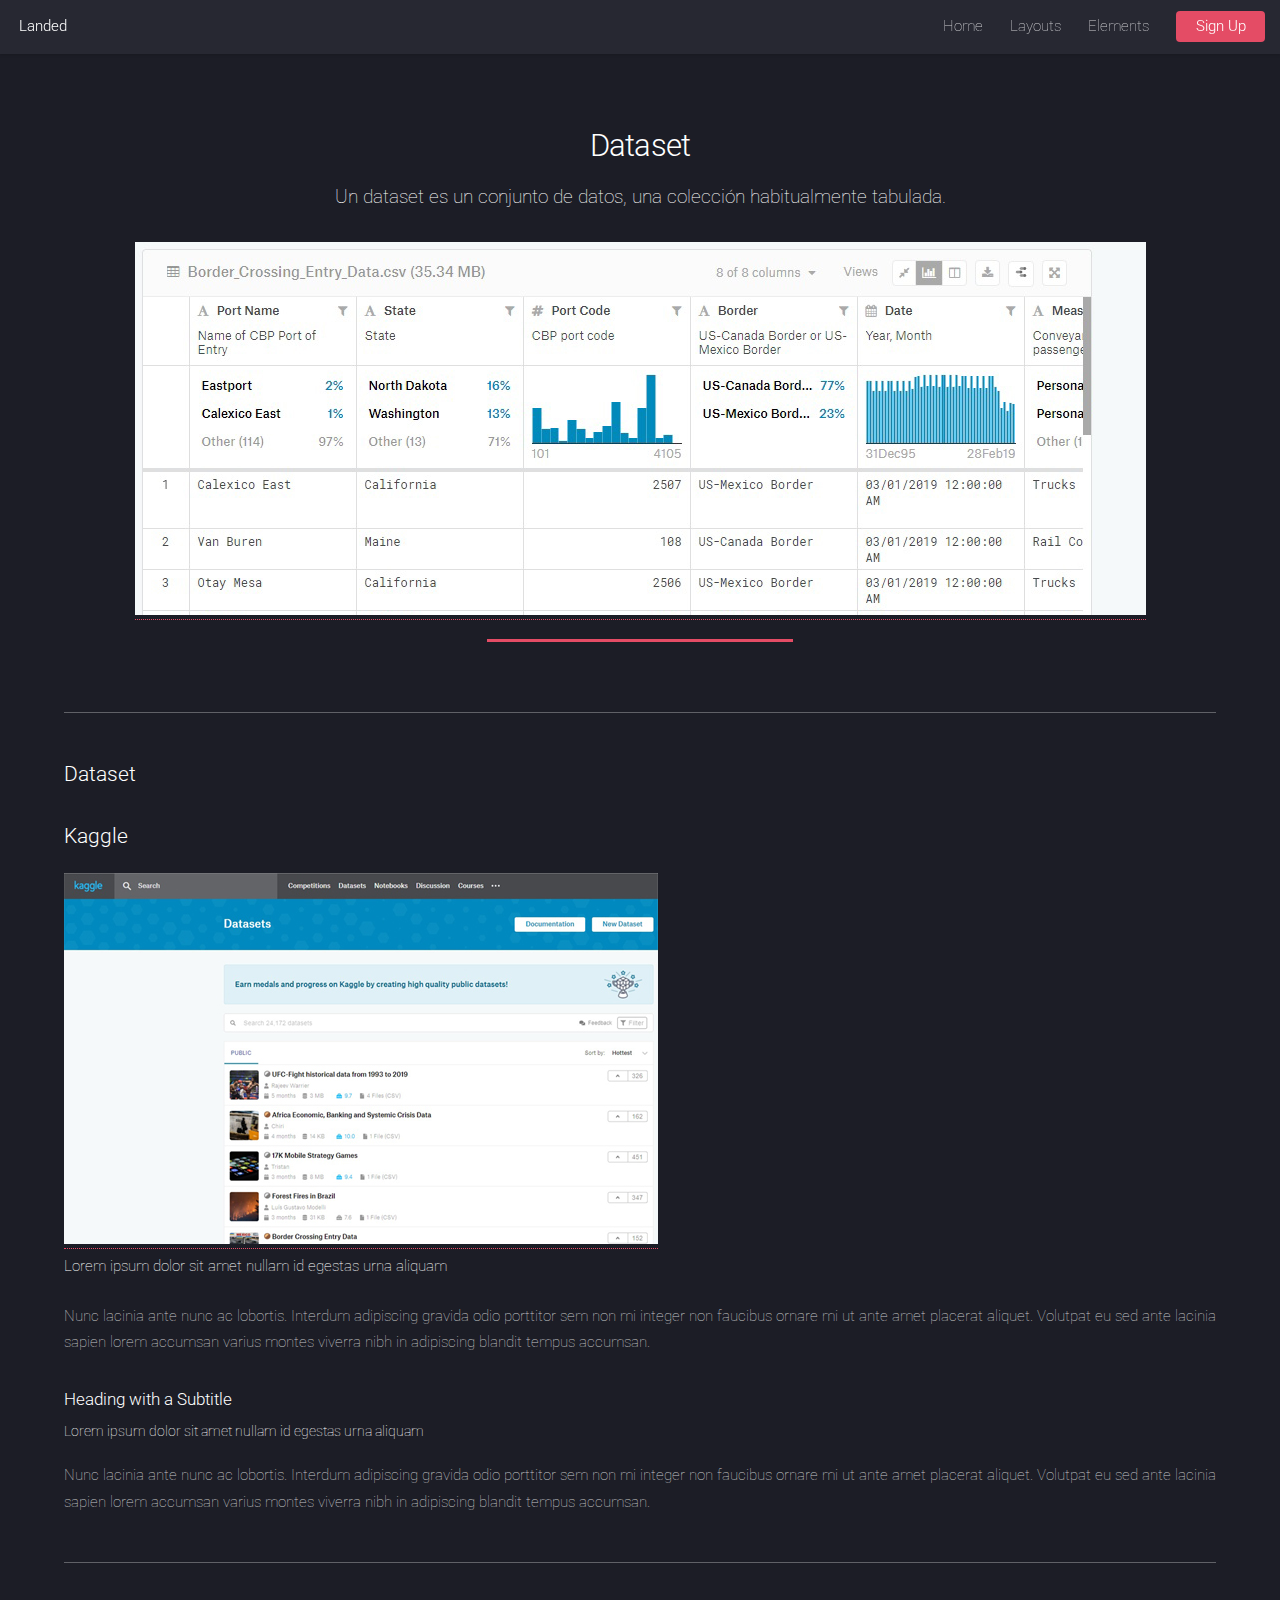
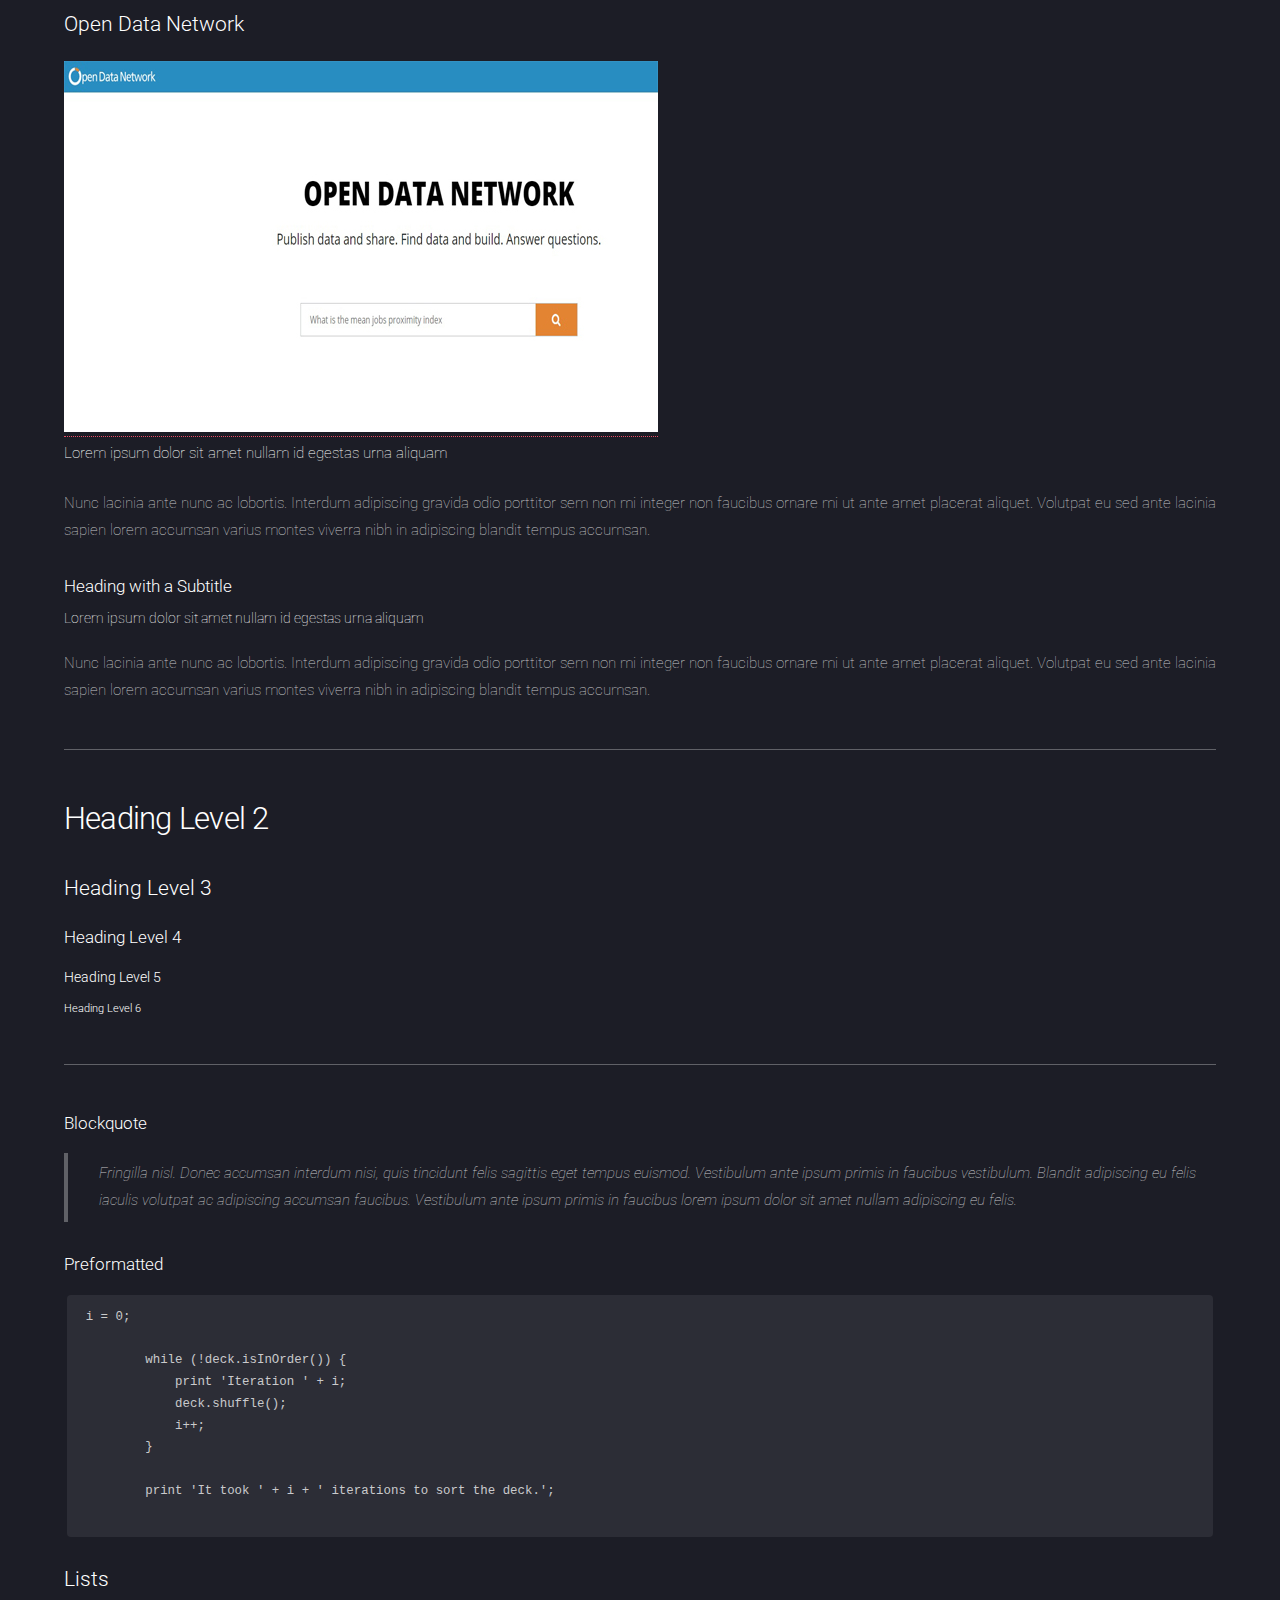
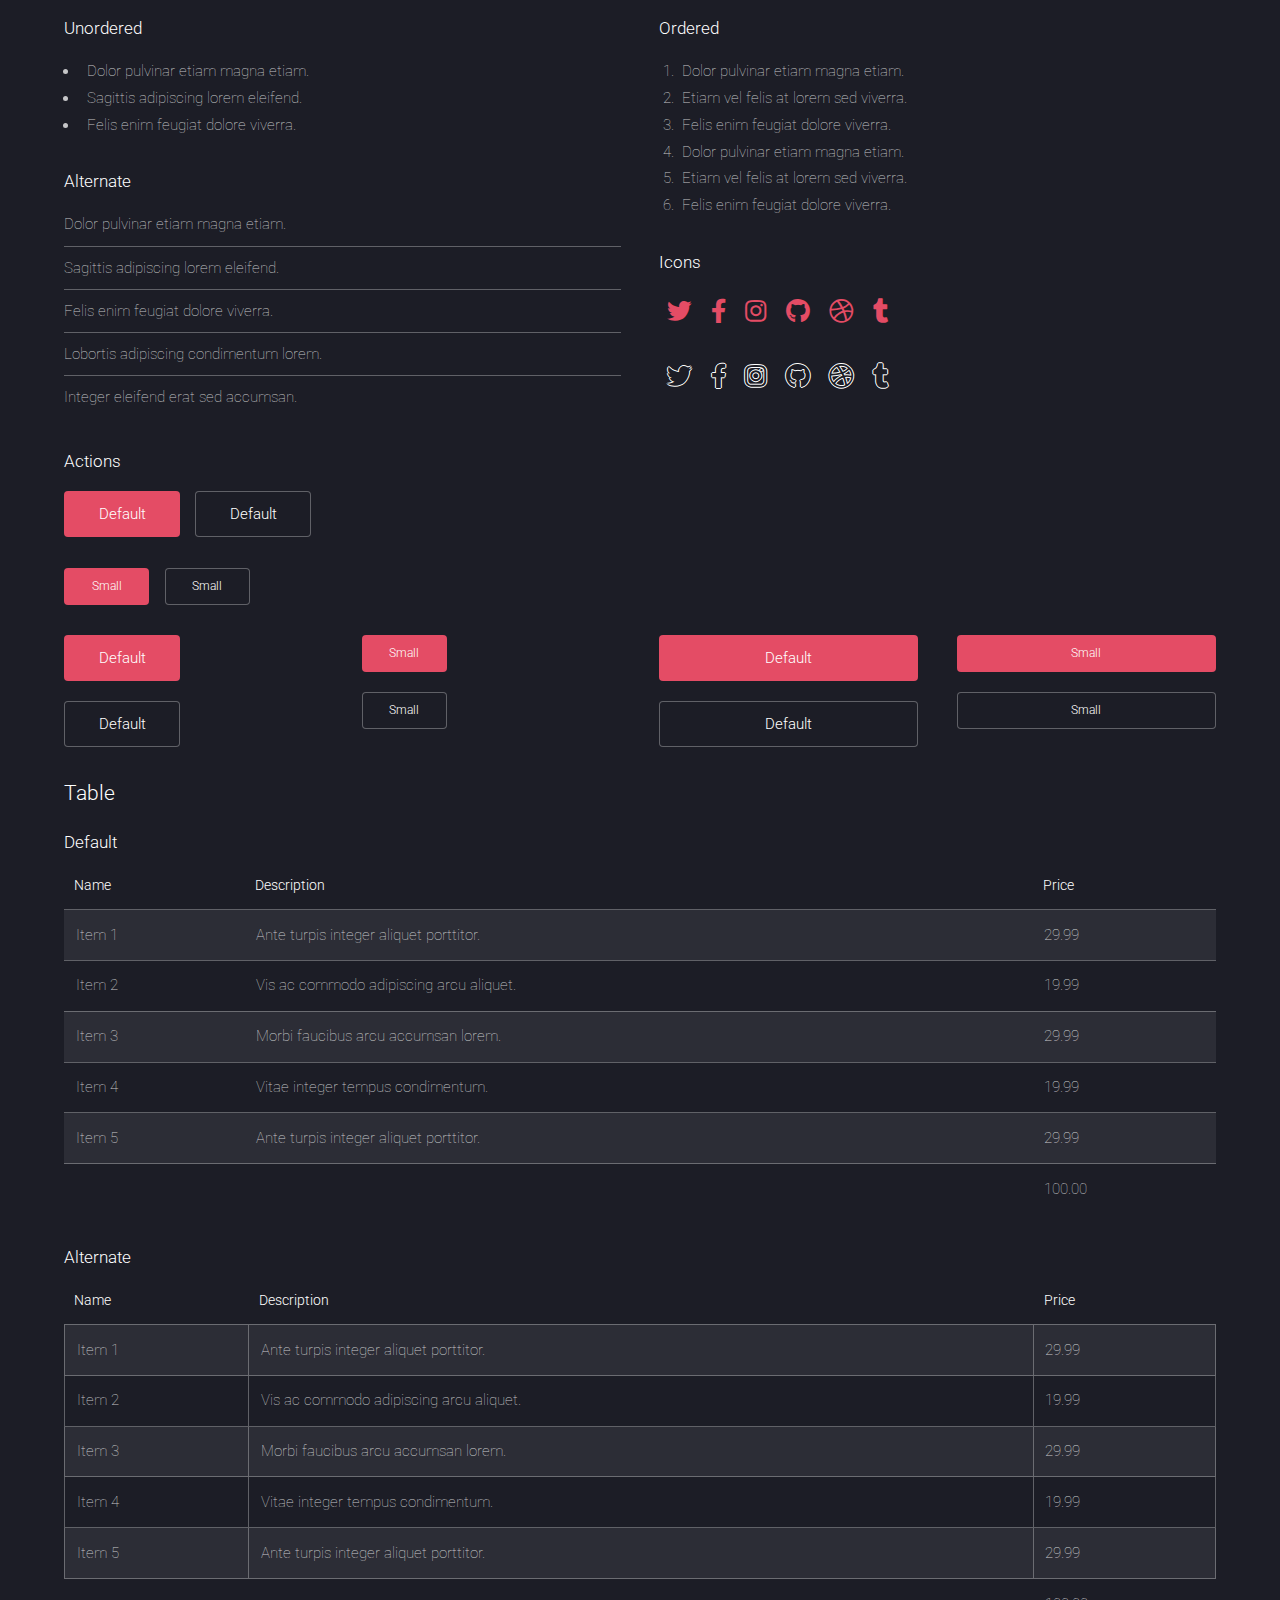
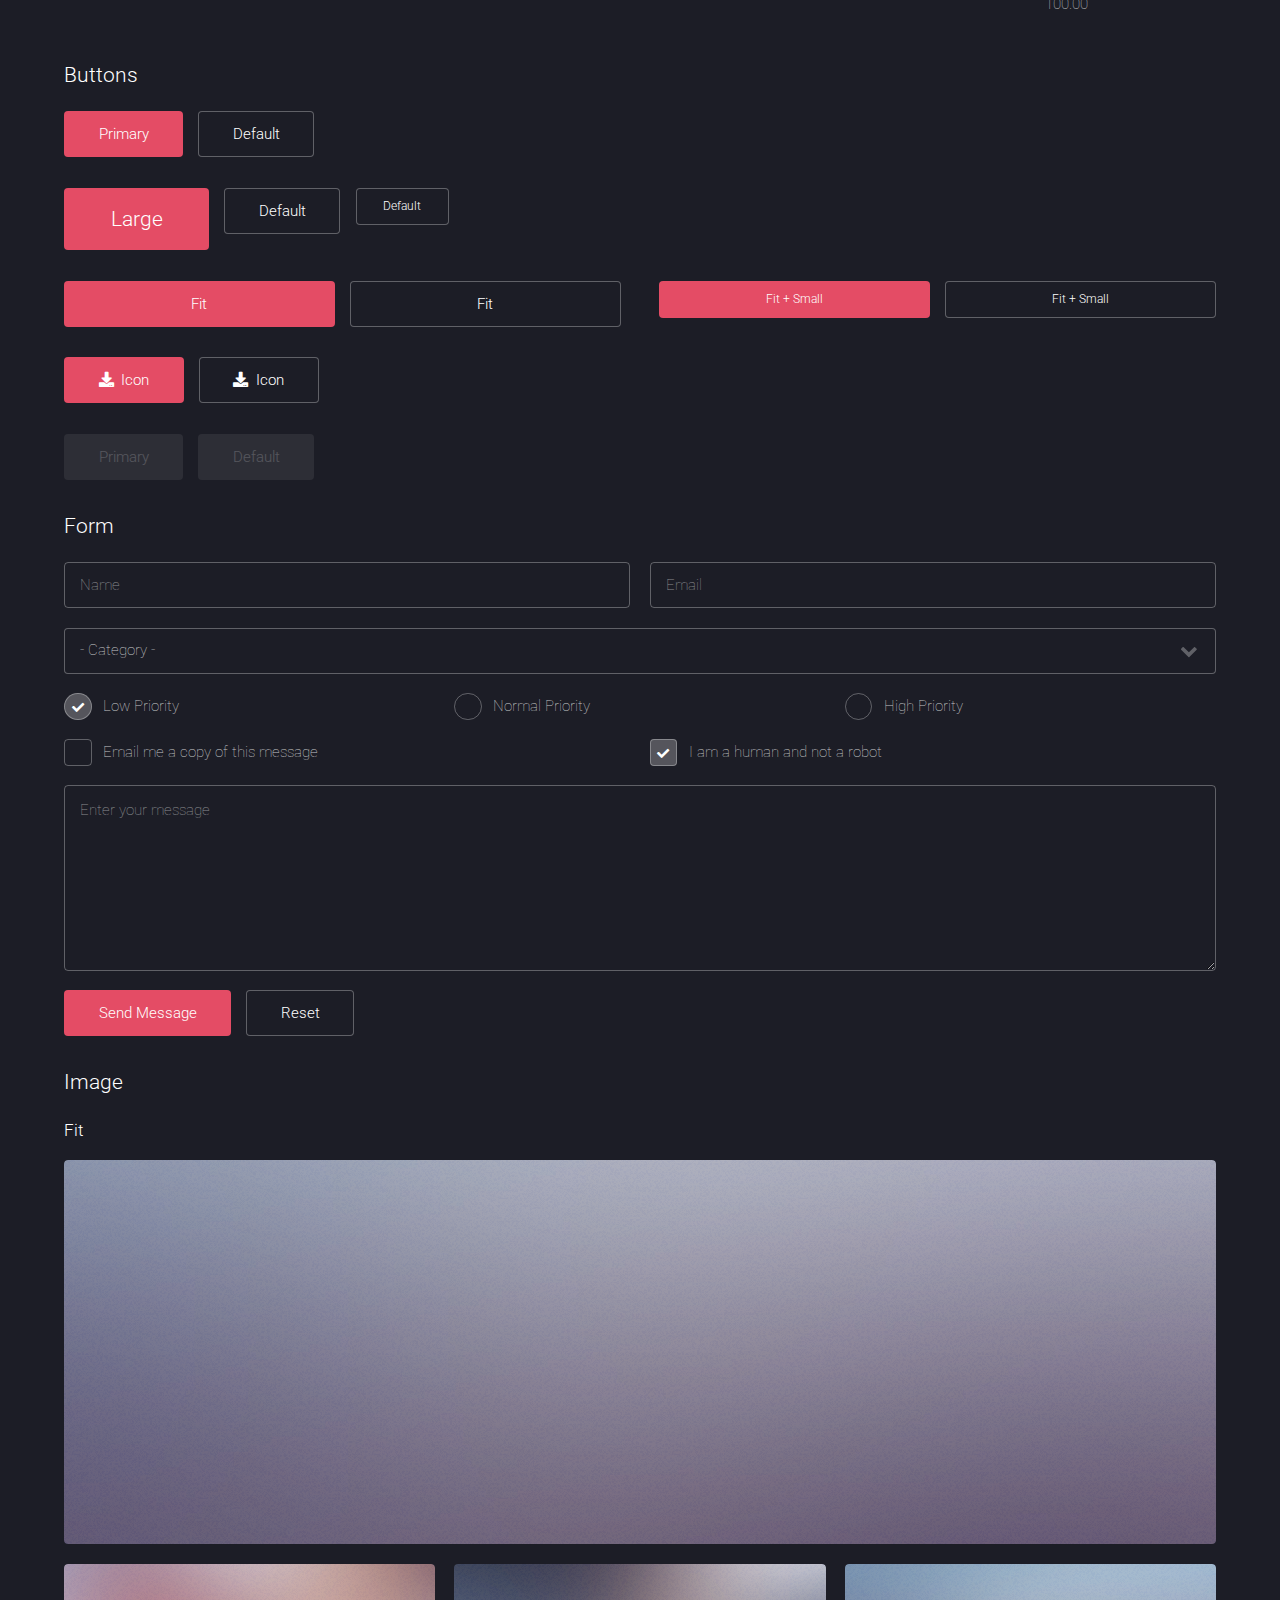
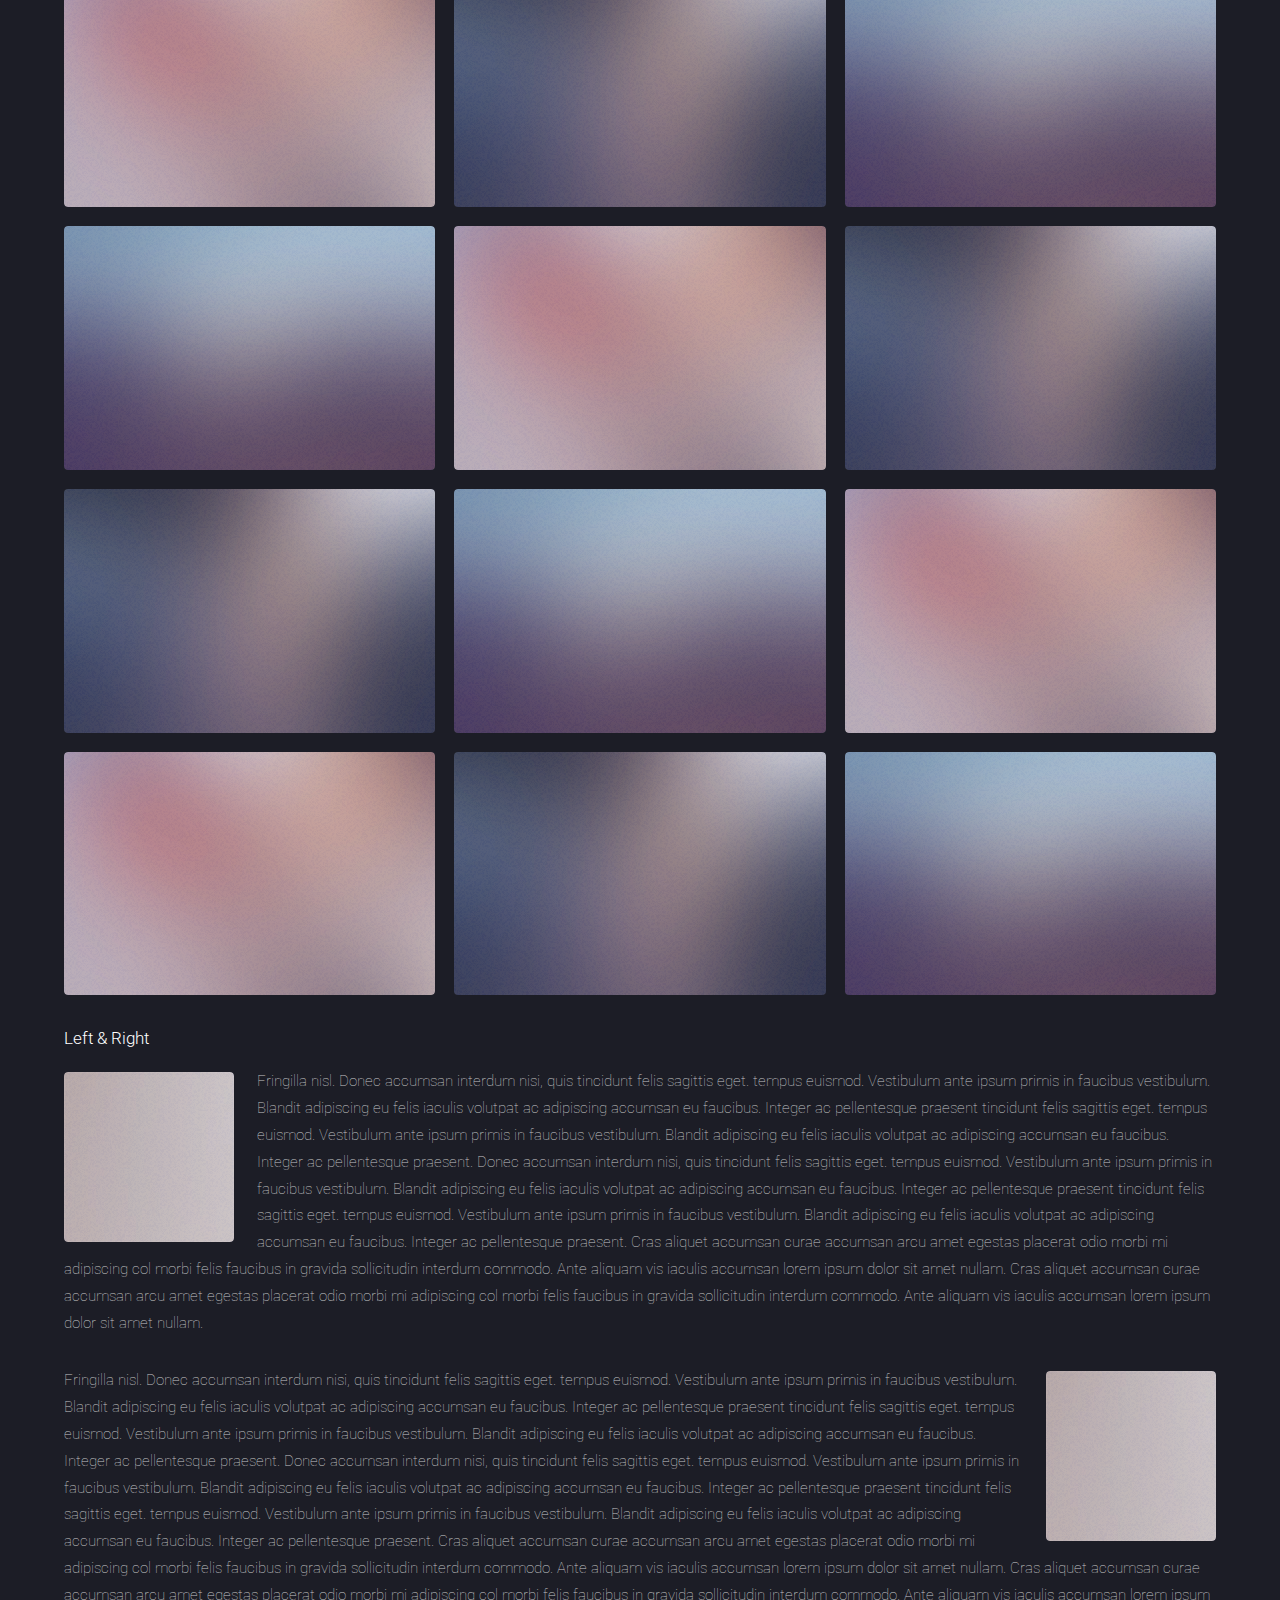
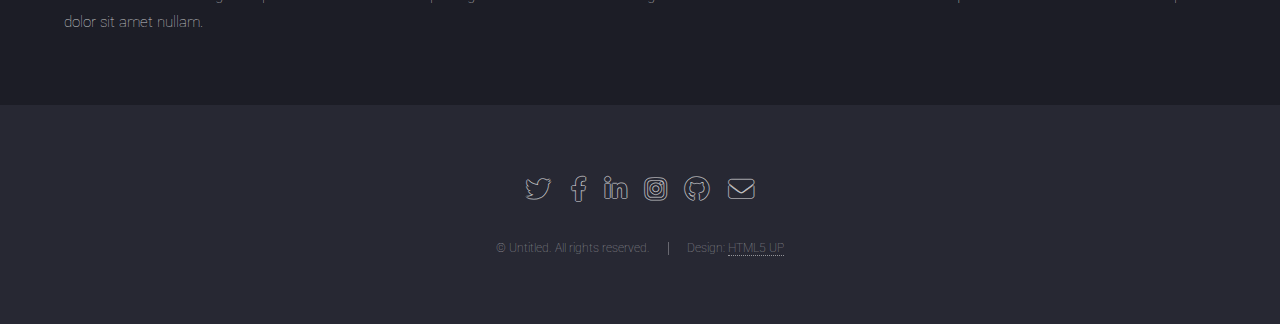
<file: datasets.html>
<!DOCTYPE HTML>
<!--
	Landed by HTML5 UP
	html5up.net | @ajlkn
	Free for personal and commercial use under the CCA 3.0 license (html5up.net/license)
-->
<html>
	<head>
		<title>Elements - Landed by HTML5 UP</title>
		<meta charset="utf-8" />
		<meta name="viewport" content="width=device-width, initial-scale=1, user-scalable=no" />
		<link rel="stylesheet" href="assets/css/main.css" />
		<noscript><link rel="stylesheet" href="assets/css/noscript.css" /></noscript>
	</head>
	<body class="is-preload">
		<div id="page-wrapper">

			<!-- Header -->
				<header id="header">
					<h1 id="logo"><a href="index.html">Landed</a></h1>
					<nav id="nav">
						<ul>
							<li><a href="index.html">Home</a></li>
							<li>
								<a href="#">Layouts</a>
								<ul>
									<li><a href="left-sidebar.html">Left Sidebar</a></li>
									<li><a href="right-sidebar.html">Right Sidebar</a></li>
									<li><a href="no-sidebar.html">No Sidebar</a></li>
									<li>
										<a href="#">Submenu</a>
										<ul>
											<li><a href="#">Option 1</a></li>
											<li><a href="#">Option 2</a></li>
											<li><a href="#">Option 3</a></li>
											<li><a href="#">Option 4</a></li>
										</ul>
									</li>
								</ul>
							</li>
							<li><a href="elements.html">Elements</a></li>
							<li><a href="#" class="button primary">Sign Up</a></li>
						</ul>
					</nav>
				</header>

			<!-- Main -->
				<div id="main" class="wrapper style1">
					<div class="container">
						<header class="major">
							<h2>Dataset</h2>
							<p>Un dataset es un conjunto de datos, una colección habitualmente tabulada.</p>
							<a href="#" ><img src="images/dsdos.jpg" alt="" /></a>
						</header>

						<!-- Text -->
							<section>
								

								<hr />
								<h3>Dataset</h3>
								<p> 
								</p>

								<header>
									<h3>Kaggle</h3>
									<a href="#"><img src="images/kaggle2.jpg" alt="" /></a>
									<p>Lorem ipsum dolor sit amet nullam id egestas urna aliquam</p>
								</header>
								<p>Nunc lacinia ante nunc ac lobortis. Interdum adipiscing gravida odio porttitor sem non mi integer non faucibus ornare mi ut ante amet placerat aliquet. Volutpat eu sed ante lacinia sapien lorem accumsan varius montes viverra nibh in adipiscing blandit tempus accumsan.</p>
								<header>
									<h4>Heading with a Subtitle</h4>
									<p>Lorem ipsum dolor sit amet nullam id egestas urna aliquam</p>
								</header>
								<p>Nunc lacinia ante nunc ac lobortis. Interdum adipiscing gravida odio porttitor sem non mi integer non faucibus ornare mi ut ante amet placerat aliquet. Volutpat eu sed ante lacinia sapien lorem accumsan varius montes viverra nibh in adipiscing blandit tempus accumsan.</p>

								<hr />

								<header>
										<h3>Open Data Network</h3>
										<a href="#"><img src="images/opendata2.jpg" alt="" /></a>
										<p>Lorem ipsum dolor sit amet nullam id egestas urna aliquam</p>
									</header>
									<p>Nunc lacinia ante nunc ac lobortis. Interdum adipiscing gravida odio porttitor sem non mi integer non faucibus ornare mi ut ante amet placerat aliquet. Volutpat eu sed ante lacinia sapien lorem accumsan varius montes viverra nibh in adipiscing blandit tempus accumsan.</p>
									<header>
										<h4>Heading with a Subtitle</h4>
										<p>Lorem ipsum dolor sit amet nullam id egestas urna aliquam</p>
									</header>
									<p>Nunc lacinia ante nunc ac lobortis. Interdum adipiscing gravida odio porttitor sem non mi integer non faucibus ornare mi ut ante amet placerat aliquet. Volutpat eu sed ante lacinia sapien lorem accumsan varius montes viverra nibh in adipiscing blandit tempus accumsan.</p>
	
									<hr />
								<h2>Heading Level 2</h2>
								<h3>Heading Level 3</h3>
								<h4>Heading Level 4</h4>
								<h5>Heading Level 5</h5>
								<h6>Heading Level 6</h6>

								<hr />

								<h4>Blockquote</h4>
								<blockquote>Fringilla nisl. Donec accumsan interdum nisi, quis tincidunt felis sagittis eget tempus euismod. Vestibulum ante ipsum primis in faucibus vestibulum. Blandit adipiscing eu felis iaculis volutpat ac adipiscing accumsan faucibus. Vestibulum ante ipsum primis in faucibus lorem ipsum dolor sit amet nullam adipiscing eu felis.</blockquote>

								<h4>Preformatted</h4>
								<pre><code>i = 0;

	while (!deck.isInOrder()) {
	    print 'Iteration ' + i;
	    deck.shuffle();
	    i++;
	}

	print 'It took ' + i + ' iterations to sort the deck.';
	</code></pre>
							</section>

						<!-- Lists -->
							<section>
								<h3>Lists</h3>
								<div class="row">
									<div class="col-6 col-12-xsmall">

										<h4>Unordered</h4>
										<ul>
											<li>Dolor pulvinar etiam magna etiam.</li>
											<li>Sagittis adipiscing lorem eleifend.</li>
											<li>Felis enim feugiat dolore viverra.</li>
										</ul>

										<h4>Alternate</h4>
										<ul class="alt">
											<li>Dolor pulvinar etiam magna etiam.</li>
											<li>Sagittis adipiscing lorem eleifend.</li>
											<li>Felis enim feugiat dolore viverra.</li>
											<li>Lobortis adipiscing condimentum lorem.</li>
											<li>Integer eleifend erat sed accumsan.</li>
										</ul>

									</div>
									<div class="col-6 col-12-xsmall">

										<h4>Ordered</h4>
										<ol>
											<li>Dolor pulvinar etiam magna etiam.</li>
											<li>Etiam vel felis at lorem sed viverra.</li>
											<li>Felis enim feugiat dolore viverra.</li>
											<li>Dolor pulvinar etiam magna etiam.</li>
											<li>Etiam vel felis at lorem sed viverra.</li>
											<li>Felis enim feugiat dolore viverra.</li>
										</ol>

										<h4>Icons</h4>
										<ul class="icons">
											<li><a href="#" class="icon brands fa-twitter"><span class="label">Twitter</span></a></li>
											<li><a href="#" class="icon brands fa-facebook-f"><span class="label">Facebook</span></a></li>
											<li><a href="#" class="icon brands fa-instagram"><span class="label">Instagram</span></a></li>
											<li><a href="#" class="icon brands fa-github"><span class="label">Github</span></a></li>
											<li><a href="#" class="icon brands fa-dribbble"><span class="label">Dribbble</span></a></li>
											<li><a href="#" class="icon brands fa-tumblr"><span class="label">Tumblr</span></a></li>
										</ul>
										<ul class="icons">
											<li><a href="#" class="icon brands alt fa-twitter"><span class="label">Twitter</span></a></li>
											<li><a href="#" class="icon brands alt fa-facebook-f"><span class="label">Facebook</span></a></li>
											<li><a href="#" class="icon brands alt fa-instagram"><span class="label">Instagram</span></a></li>
											<li><a href="#" class="icon brands alt fa-github"><span class="label">Github</span></a></li>
											<li><a href="#" class="icon brands alt fa-dribbble"><span class="label">Dribbble</span></a></li>
											<li><a href="#" class="icon brands alt fa-tumblr"><span class="label">Tumblr</span></a></li>
										</ul>

									</div>
								</div>

								<h4>Actions</h4>
								<ul class="actions">
									<li><a href="#" class="button primary">Default</a></li>
									<li><a href="#" class="button">Default</a></li>
								</ul>
								<ul class="actions small">
									<li><a href="#" class="button primary small">Small</a></li>
									<li><a href="#" class="button small">Small</a></li>
								</ul>
								<div class="row">
									<div class="col-3 col-6-medium col-12-xsmall">
										<ul class="actions stacked">
											<li><a href="#" class="button primary">Default</a></li>
											<li><a href="#" class="button">Default</a></li>
										</ul>
									</div>
									<div class="col-3 col-6-medium col-12-xsmall">
										<ul class="actions stacked">
											<li><a href="#" class="button primary small">Small</a></li>
											<li><a href="#" class="button small">Small</a></li>
										</ul>
									</div>
									<div class="col-3 col-6-medium col-12-xsmall">
										<ul class="actions stacked">
											<li><a href="#" class="button primary fit">Default</a></li>
											<li><a href="#" class="button fit">Default</a></li>
										</ul>
									</div>
									<div class="col-3 col-6-medium col-12-xsmall">
										<ul class="actions stacked">
											<li><a href="#" class="button primary small fit">Small</a></li>
											<li><a href="#" class="button small fit">Small</a></li>
										</ul>
									</div>
								</div>
							</section>

						<!-- Table -->
							<section>
								<h3>Table</h3>
								<h4>Default</h4>
								<div class="table-wrapper">
									<table>
										<thead>
											<tr>
												<th>Name</th>
												<th>Description</th>
												<th>Price</th>
											</tr>
										</thead>
										<tbody>
											<tr>
												<td>Item 1</td>
												<td>Ante turpis integer aliquet porttitor.</td>
												<td>29.99</td>
											</tr>
											<tr>
												<td>Item 2</td>
												<td>Vis ac commodo adipiscing arcu aliquet.</td>
												<td>19.99</td>
											</tr>
											<tr>
												<td>Item 3</td>
												<td> Morbi faucibus arcu accumsan lorem.</td>
												<td>29.99</td>
											</tr>
											<tr>
												<td>Item 4</td>
												<td>Vitae integer tempus condimentum.</td>
												<td>19.99</td>
											</tr>
											<tr>
												<td>Item 5</td>
												<td>Ante turpis integer aliquet porttitor.</td>
												<td>29.99</td>
											</tr>
										</tbody>
										<tfoot>
											<tr>
												<td colspan="2"></td>
												<td>100.00</td>
											</tr>
										</tfoot>
									</table>
								</div>
								<h4>Alternate</h4>
								<div class="table-wrapper">
									<table class="alt">
										<thead>
											<tr>
												<th>Name</th>
												<th>Description</th>
												<th>Price</th>
											</tr>
										</thead>
										<tbody>
											<tr>
												<td>Item 1</td>
												<td>Ante turpis integer aliquet porttitor.</td>
												<td>29.99</td>
											</tr>
											<tr>
												<td>Item 2</td>
												<td>Vis ac commodo adipiscing arcu aliquet.</td>
												<td>19.99</td>
											</tr>
											<tr>
												<td>Item 3</td>
												<td> Morbi faucibus arcu accumsan lorem.</td>
												<td>29.99</td>
											</tr>
											<tr>
												<td>Item 4</td>
												<td>Vitae integer tempus condimentum.</td>
												<td>19.99</td>
											</tr>
											<tr>
												<td>Item 5</td>
												<td>Ante turpis integer aliquet porttitor.</td>
												<td>29.99</td>
											</tr>
										</tbody>
										<tfoot>
											<tr>
												<td colspan="2"></td>
												<td>100.00</td>
											</tr>
										</tfoot>
									</table>
								</div>
							</section>

						<!-- Buttons -->
							<section>
								<h3>Buttons</h3>
								<ul class="actions">
									<li><a href="#" class="button primary">Primary</a></li>
									<li><a href="#" class="button">Default</a></li>
								</ul>
								<ul class="actions">
									<li><a href="#" class="button primary large">Large</a></li>
									<li><a href="#" class="button">Default</a></li>
									<li><a href="#" class="button small">Default</a></li>
								</ul>
								<div class="row">
									<div class="col-6 col-12-xsmall">
										<ul class="actions fit">
											<li><a href="#" class="button primary fit">Fit</a></li>
											<li><a href="#" class="button fit">Fit</a></li>
										</ul>
									</div>
									<div class="col-6 col-12-xsmall">
										<ul class="actions fit small">
											<li><a href="#" class="button primary fit small">Fit + Small</a></li>
											<li><a href="#" class="button fit small">Fit + Small</a></li>
										</ul>
									</div>
								</div>
								<ul class="actions">
									<li><a href="#" class="button primary icon solid fa-download">Icon</a></li>
									<li><a href="#" class="button icon solid fa-download">Icon</a></li>
								</ul>
								<ul class="actions">
									<li><span class="button primary disabled">Primary</span></li>
									<li><span class="button disabled">Default</span></li>
								</ul>
							</section>

						<!-- Form -->
							<section>
								<h3>Form</h3>
								<form method="post" action="#">
									<div class="row gtr-uniform gtr-50">
										<div class="col-6 col-12-xsmall">
											<input type="text" name="name" id="name" value="" placeholder="Name" />
										</div>
										<div class="col-6 col-12-xsmall">
											<input type="email" name="email" id="email" value="" placeholder="Email" />
										</div>
										<div class="col-12">
											<select name="category" id="category">
												<option value="">- Category -</option>
												<option value="1">Manufacturing</option>
												<option value="1">Shipping</option>
												<option value="1">Administration</option>
												<option value="1">Human Resources</option>
											</select>
										</div>
										<div class="col-4 col-12-medium">
											<input type="radio" id="priority-low" name="priority" checked>
											<label for="priority-low">Low Priority</label>
										</div>
										<div class="col-4 col-12-medium">
											<input type="radio" id="priority-normal" name="priority">
											<label for="priority-normal">Normal Priority</label>
										</div>
										<div class="col-4 col-12-medium">
											<input type="radio" id="priority-high" name="priority">
											<label for="priority-high">High Priority</label>
										</div>
										<div class="col-6 col-12-medium">
											<input type="checkbox" id="copy" name="copy">
											<label for="copy">Email me a copy of this message</label>
										</div>
										<div class="col-6 col-12-medium">
											<input type="checkbox" id="human" name="human" checked>
											<label for="human">I am a human and not a robot</label>
										</div>
										<div class="col-12">
											<textarea name="message" id="message" placeholder="Enter your message" rows="6"></textarea>
										</div>
										<div class="col-12">
											<ul class="actions">
												<li><input type="submit" value="Send Message" class="primary" /></li>
												<li><input type="reset" value="Reset" /></li>
											</ul>
										</div>
									</div>
								</form>
							</section>

						<!-- Image -->
							<section>
								<h3>Image</h3>
								<h4>Fit</h4>
								<div class="box alt">
									<div class="row gtr-50 gtr-uniform">
										<div class="col-12"><span class="image fit"><img src="images/pic07.jpg" alt="" /></span></div>
										<div class="col-4 col-6-xsmall"><span class="image fit"><img src="images/pic02.jpg" alt="" /></span></div>
										<div class="col-4 col-6-xsmall"><span class="image fit"><img src="images/pic03.jpg" alt="" /></span></div>
										<div class="col-4 col-6-xsmall"><span class="image fit"><img src="images/pic04.jpg" alt="" /></span></div>
										<div class="col-4 col-6-xsmall"><span class="image fit"><img src="images/pic04.jpg" alt="" /></span></div>
										<div class="col-4 col-6-xsmall"><span class="image fit"><img src="images/pic02.jpg" alt="" /></span></div>
										<div class="col-4 col-6-xsmall"><span class="image fit"><img src="images/pic03.jpg" alt="" /></span></div>
										<div class="col-4 col-6-xsmall"><span class="image fit"><img src="images/pic03.jpg" alt="" /></span></div>
										<div class="col-4 col-6-xsmall"><span class="image fit"><img src="images/pic04.jpg" alt="" /></span></div>
										<div class="col-4 col-6-xsmall"><span class="image fit"><img src="images/pic02.jpg" alt="" /></span></div>
										<div class="col-4 col-6-xsmall"><span class="image fit"><img src="images/pic02.jpg" alt="" /></span></div>
										<div class="col-4 col-6-xsmall"><span class="image fit"><img src="images/pic03.jpg" alt="" /></span></div>
										<div class="col-4 col-6-xsmall"><span class="image fit"><img src="images/pic04.jpg" alt="" /></span></div>
									</div>
								</div>

								<h4>Left &amp; Right</h4>
								<p><span class="image left"><img src="images/pic08.jpg" alt="" /></span>Fringilla nisl. Donec accumsan interdum nisi, quis tincidunt felis sagittis eget. tempus euismod. Vestibulum ante ipsum primis in faucibus vestibulum. Blandit adipiscing eu felis iaculis volutpat ac adipiscing accumsan eu faucibus. Integer ac pellentesque praesent tincidunt felis sagittis eget. tempus euismod. Vestibulum ante ipsum primis in faucibus vestibulum. Blandit adipiscing eu felis iaculis volutpat ac adipiscing accumsan eu faucibus. Integer ac pellentesque praesent. Donec accumsan interdum nisi, quis tincidunt felis sagittis eget. tempus euismod. Vestibulum ante ipsum primis in faucibus vestibulum. Blandit adipiscing eu felis iaculis volutpat ac adipiscing accumsan eu faucibus. Integer ac pellentesque praesent tincidunt felis sagittis eget. tempus euismod. Vestibulum ante ipsum primis in faucibus vestibulum. Blandit adipiscing eu felis iaculis volutpat ac adipiscing accumsan eu faucibus. Integer ac pellentesque praesent. Cras aliquet accumsan curae accumsan arcu amet egestas placerat odio morbi mi adipiscing col morbi felis faucibus in gravida sollicitudin interdum commodo. Ante aliquam vis iaculis accumsan lorem ipsum dolor sit amet nullam. Cras aliquet accumsan curae accumsan arcu amet egestas placerat odio morbi mi adipiscing col morbi felis faucibus in gravida sollicitudin interdum commodo. Ante aliquam vis iaculis accumsan lorem ipsum dolor sit amet nullam.</p>
								<p><span class="image right"><img src="images/pic08.jpg" alt="" /></span>Fringilla nisl. Donec accumsan interdum nisi, quis tincidunt felis sagittis eget. tempus euismod. Vestibulum ante ipsum primis in faucibus vestibulum. Blandit adipiscing eu felis iaculis volutpat ac adipiscing accumsan eu faucibus. Integer ac pellentesque praesent tincidunt felis sagittis eget. tempus euismod. Vestibulum ante ipsum primis in faucibus vestibulum. Blandit adipiscing eu felis iaculis volutpat ac adipiscing accumsan eu faucibus. Integer ac pellentesque praesent. Donec accumsan interdum nisi, quis tincidunt felis sagittis eget. tempus euismod. Vestibulum ante ipsum primis in faucibus vestibulum. Blandit adipiscing eu felis iaculis volutpat ac adipiscing accumsan eu faucibus. Integer ac pellentesque praesent tincidunt felis sagittis eget. tempus euismod. Vestibulum ante ipsum primis in faucibus vestibulum. Blandit adipiscing eu felis iaculis volutpat ac adipiscing accumsan eu faucibus. Integer ac pellentesque praesent. Cras aliquet accumsan curae accumsan arcu amet egestas placerat odio morbi mi adipiscing col morbi felis faucibus in gravida sollicitudin interdum commodo. Ante aliquam vis iaculis accumsan lorem ipsum dolor sit amet nullam. Cras aliquet accumsan curae accumsan arcu amet egestas placerat odio morbi mi adipiscing col morbi felis faucibus in gravida sollicitudin interdum commodo. Ante aliquam vis iaculis accumsan lorem ipsum dolor sit amet nullam.</p>
							</section>

					</div>
				</div>

			<!-- Footer -->
				<footer id="footer">
					<ul class="icons">
						<li><a href="#" class="icon brands alt fa-twitter"><span class="label">Twitter</span></a></li>
						<li><a href="#" class="icon brands alt fa-facebook-f"><span class="label">Facebook</span></a></li>
						<li><a href="#" class="icon brands alt fa-linkedin-in"><span class="label">LinkedIn</span></a></li>
						<li><a href="#" class="icon brands alt fa-instagram"><span class="label">Instagram</span></a></li>
						<li><a href="#" class="icon brands alt fa-github"><span class="label">GitHub</span></a></li>
						<li><a href="#" class="icon solid alt fa-envelope"><span class="label">Email</span></a></li>
					</ul>
					<ul class="copyright">
						<li>&copy; Untitled. All rights reserved.</li><li>Design: <a href="http://html5up.net">HTML5 UP</a></li>
					</ul>
				</footer>

		</div>

		<!-- Scripts -->
			<script src="assets/js/jquery.min.js"></script>
			<script src="assets/js/jquery.scrolly.min.js"></script>
			<script src="assets/js/jquery.dropotron.min.js"></script>
			<script src="assets/js/jquery.scrollex.min.js"></script>
			<script src="assets/js/browser.min.js"></script>
			<script src="assets/js/breakpoints.min.js"></script>
			<script src="assets/js/util.js"></script>
			<script src="assets/js/main.js"></script>

	</body>
</html>
</file>
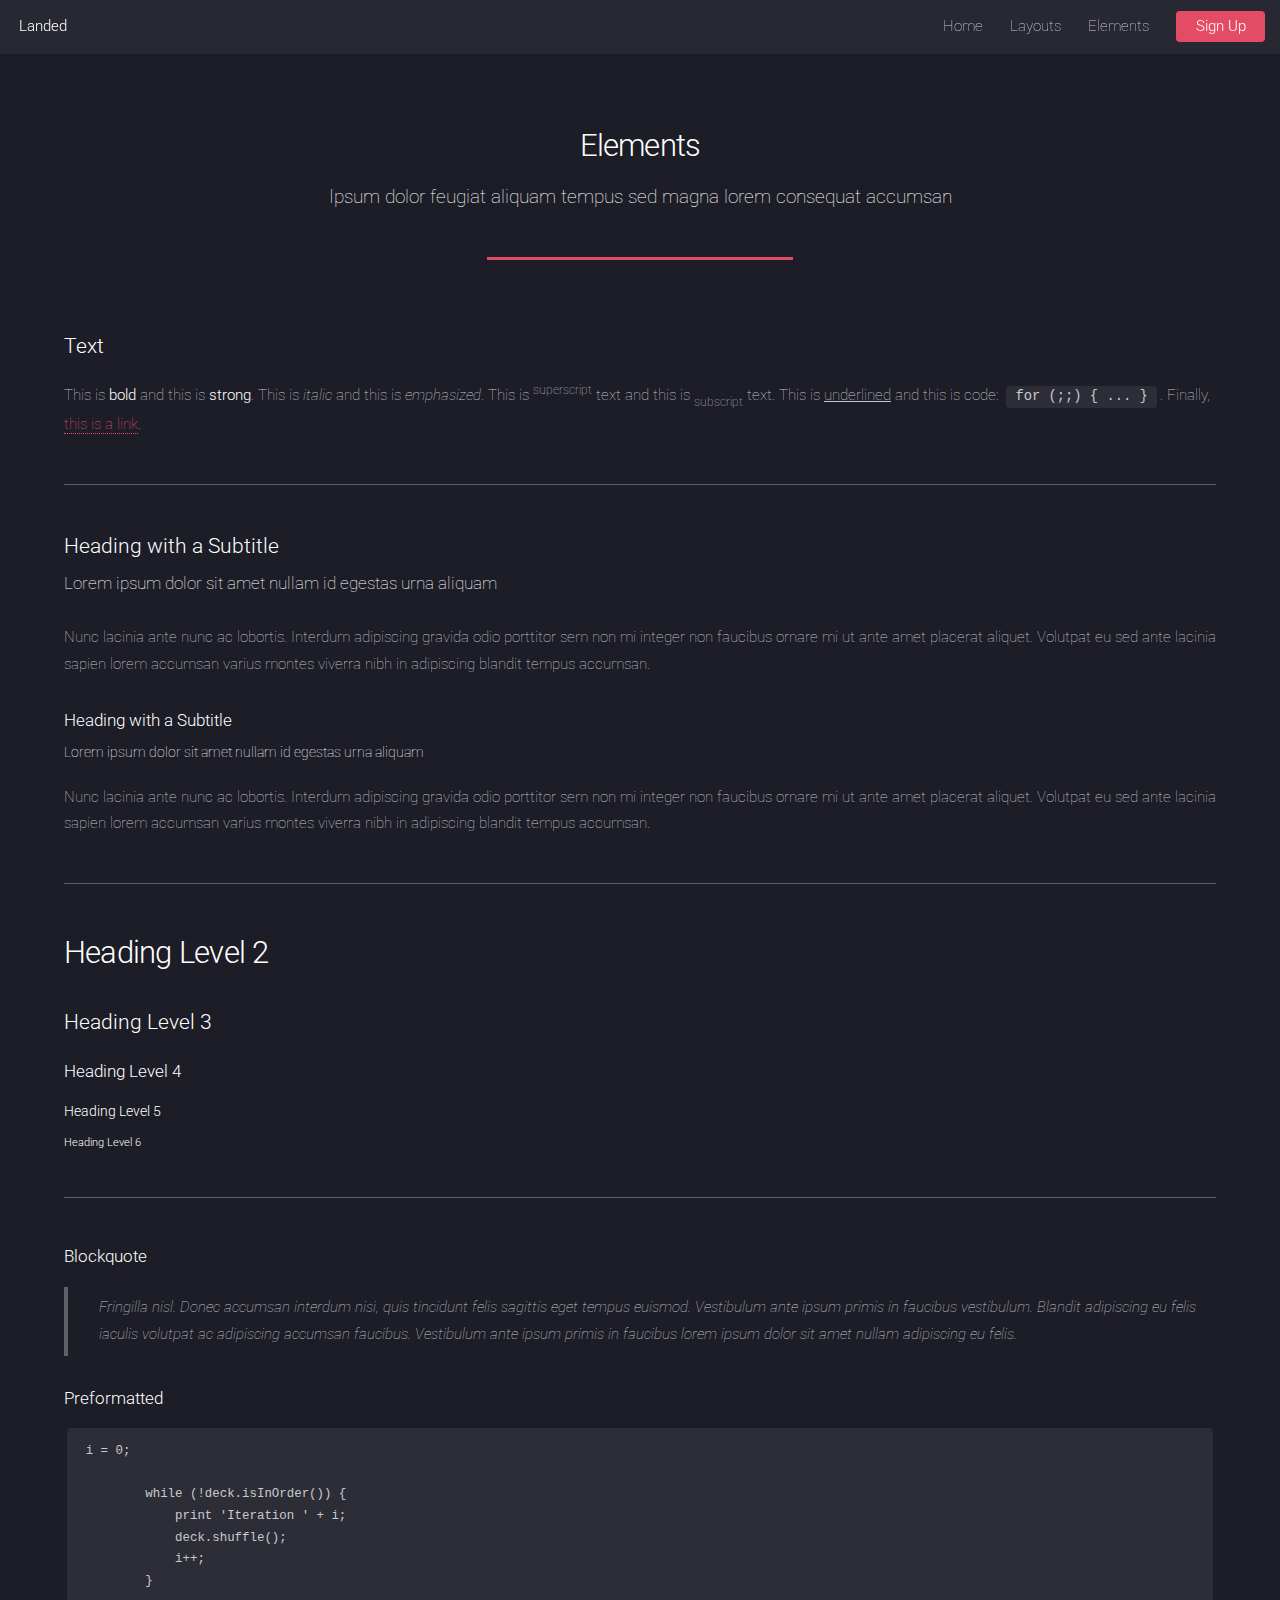
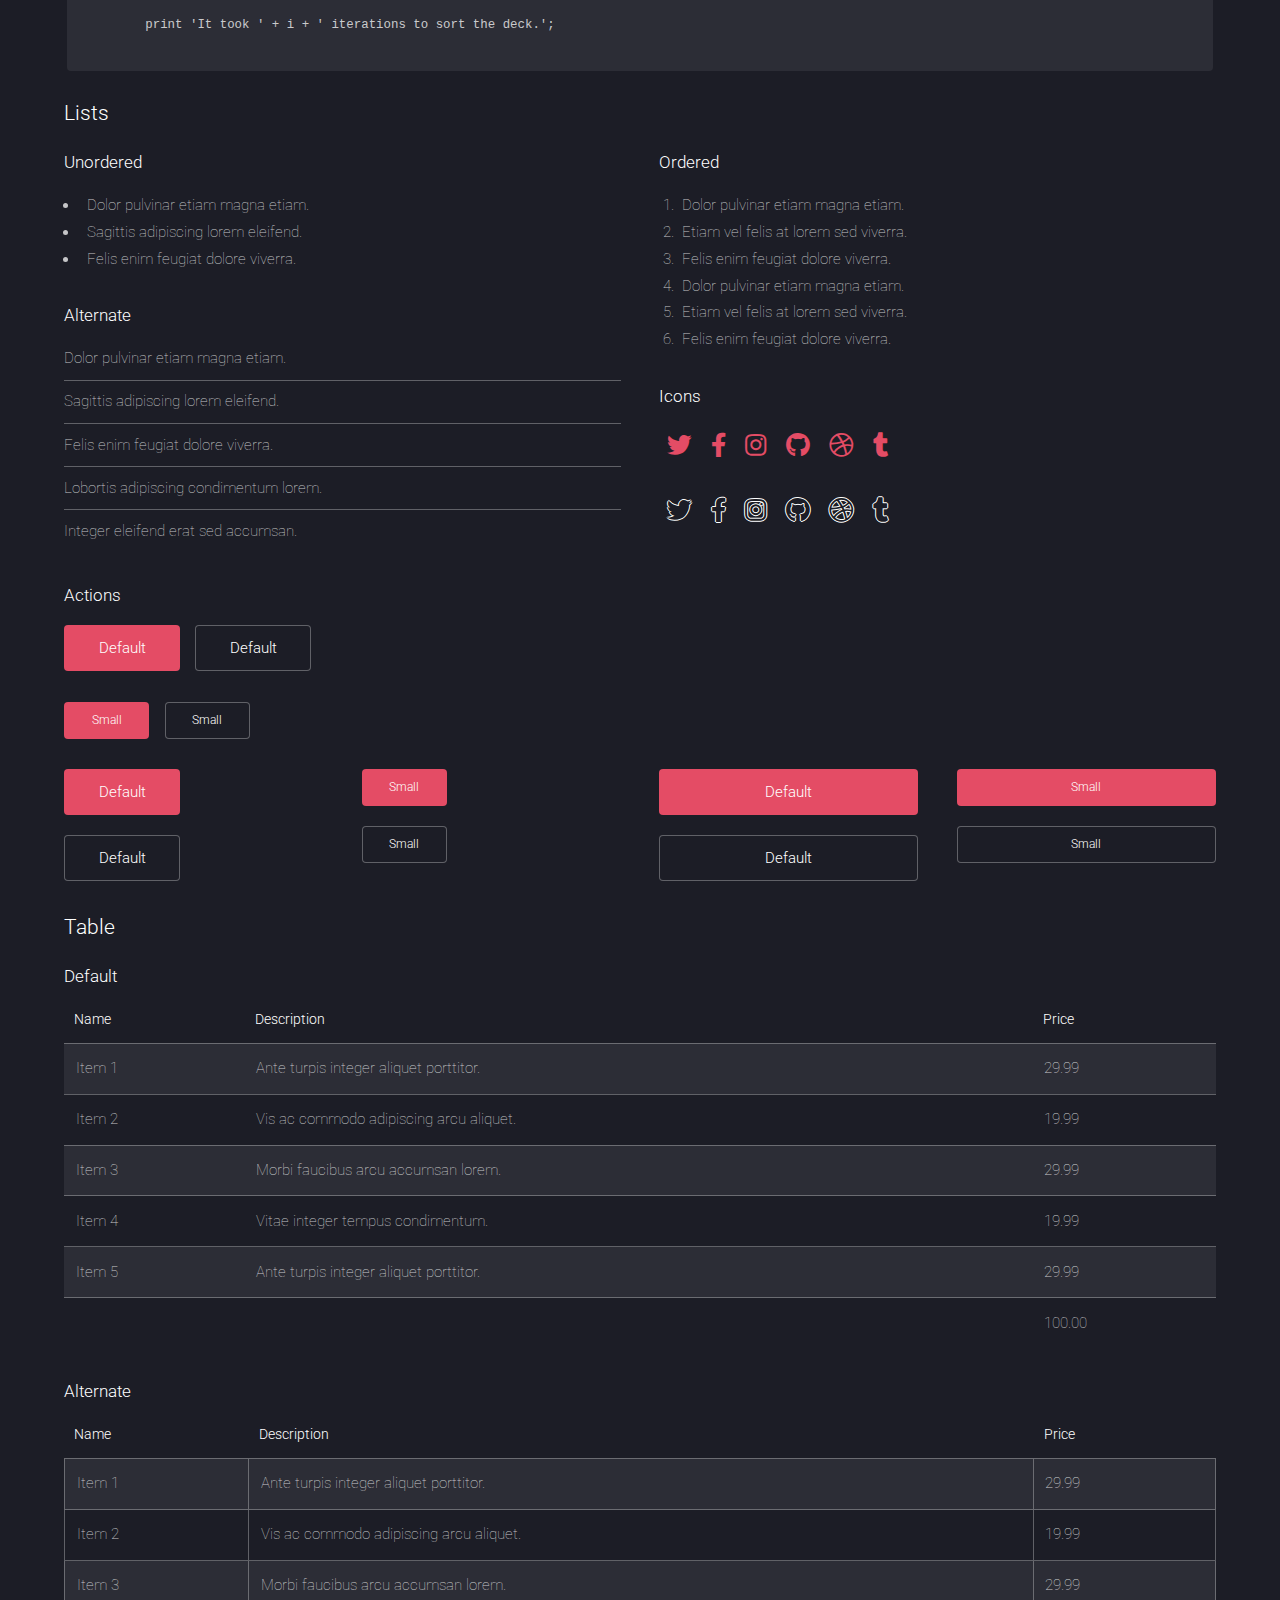
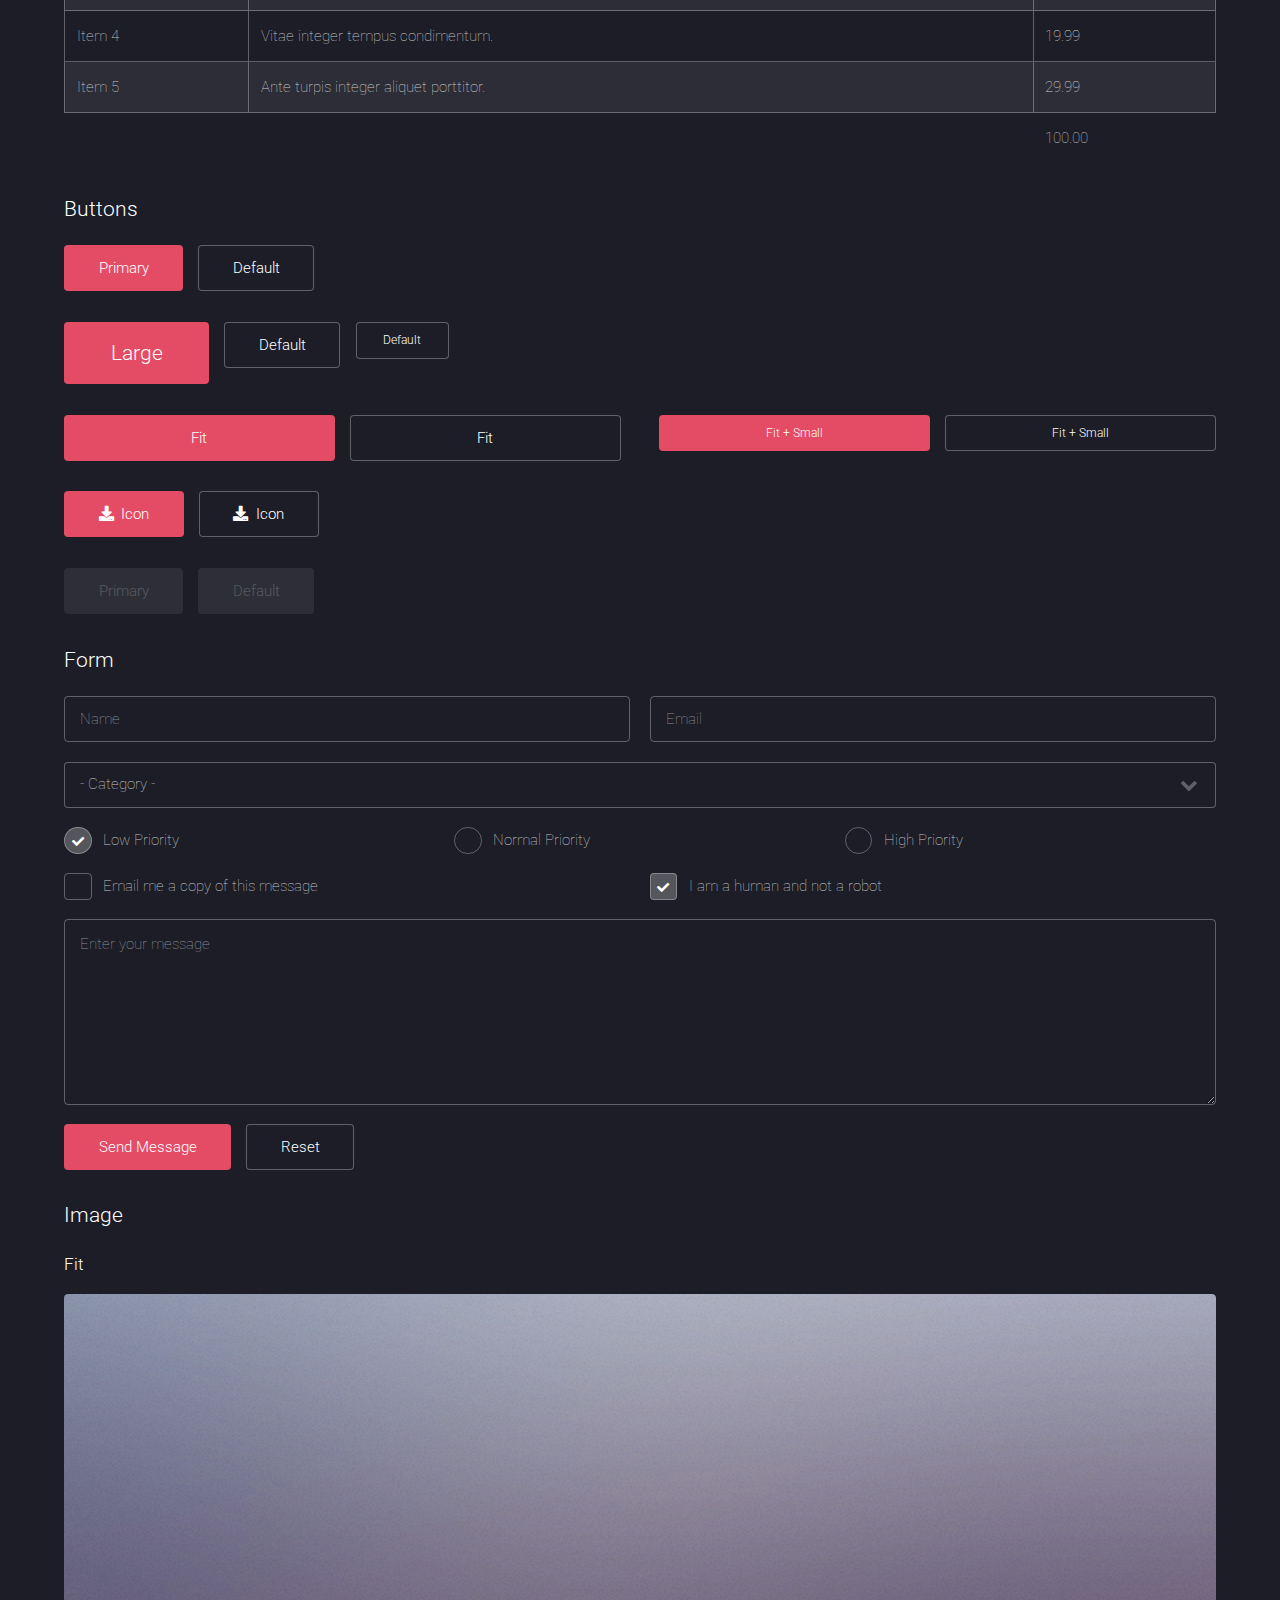
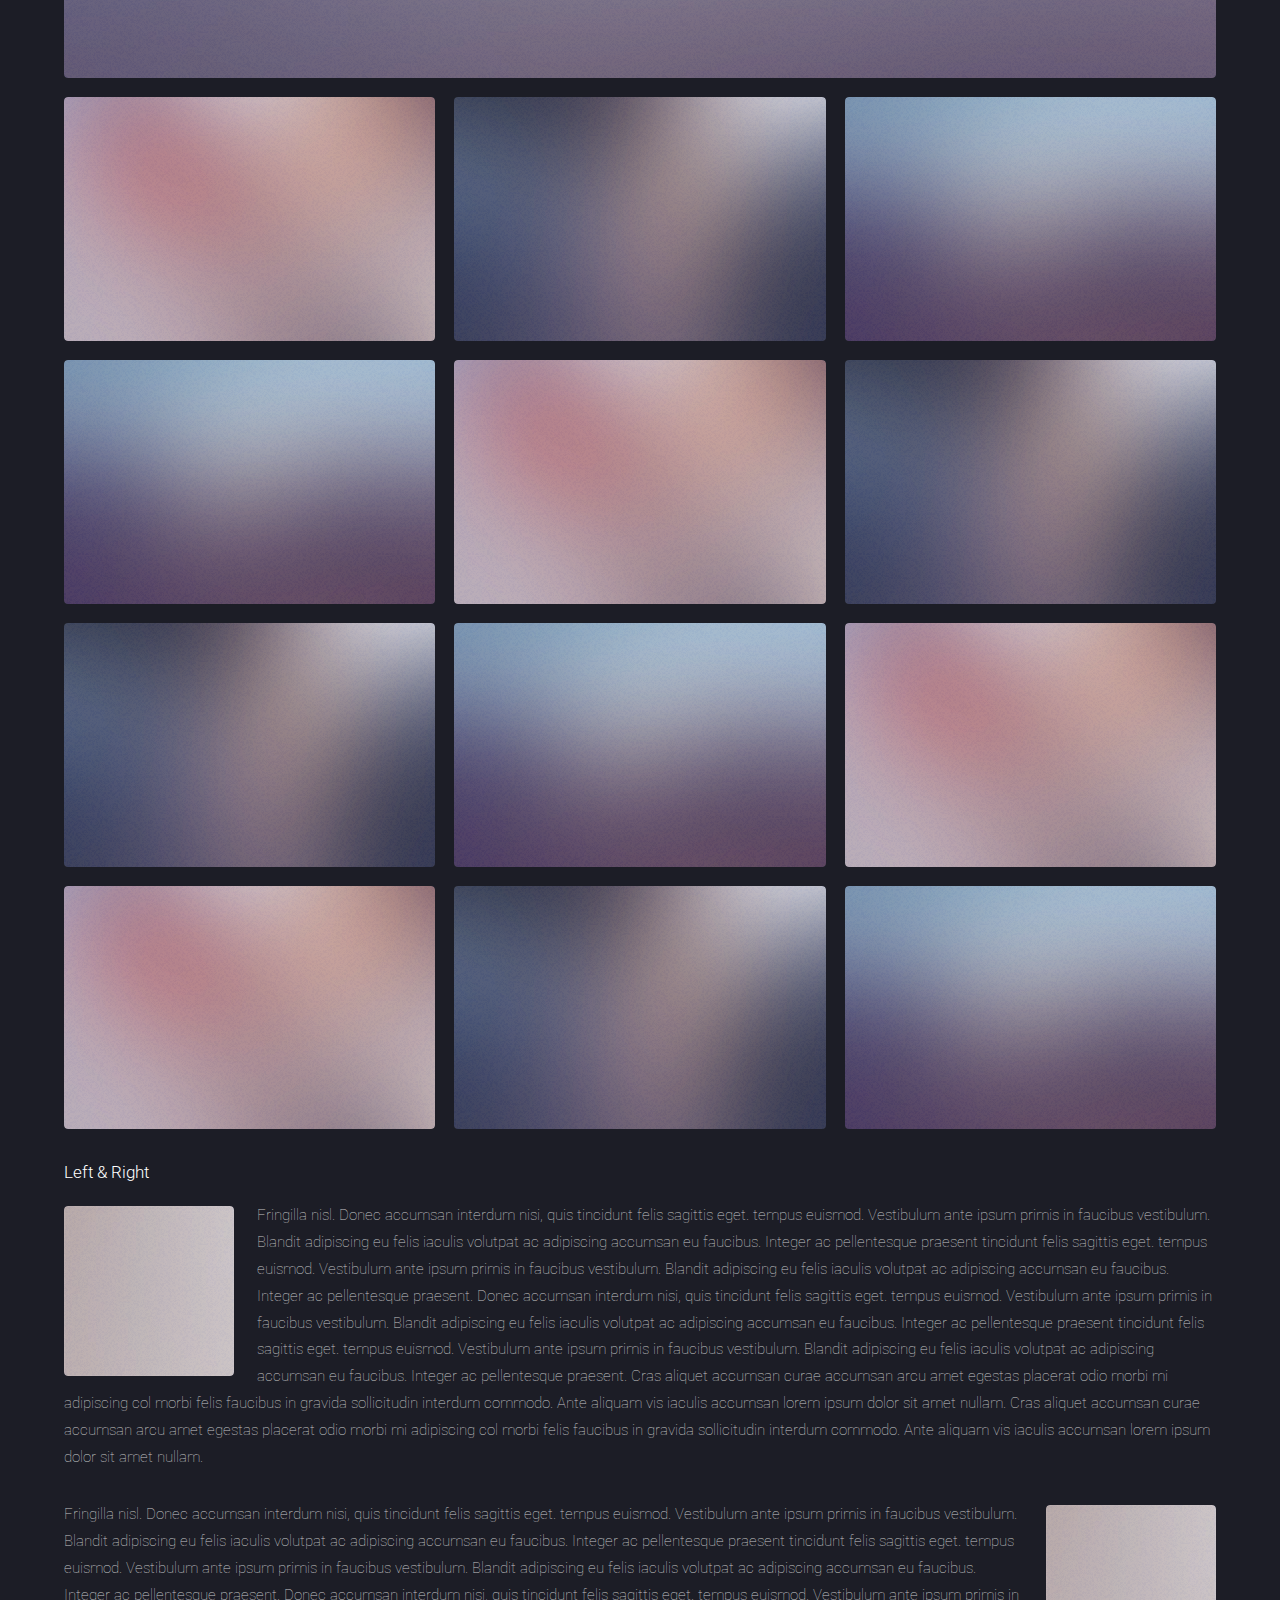
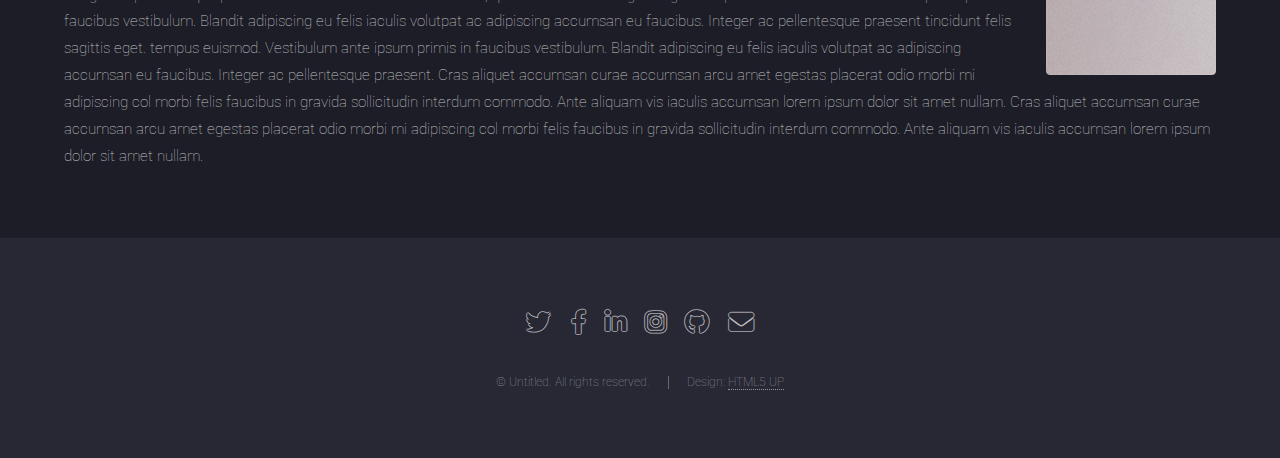
<file: elements.html>
<!DOCTYPE HTML>
<!--
	Landed by HTML5 UP
	html5up.net | @ajlkn
	Free for personal and commercial use under the CCA 3.0 license (html5up.net/license)
-->
<html>
	<head>
		<title>Elements - Landed by HTML5 UP</title>
		<meta charset="utf-8" />
		<meta name="viewport" content="width=device-width, initial-scale=1, user-scalable=no" />
		<link rel="stylesheet" href="assets/css/main.css" />
		<noscript><link rel="stylesheet" href="assets/css/noscript.css" /></noscript>
	</head>
	<body class="is-preload">
		<div id="page-wrapper">

			<!-- Header -->
				<header id="header">
					<h1 id="logo"><a href="index.html">Landed</a></h1>
					<nav id="nav">
						<ul>
							<li><a href="index.html">Home</a></li>
							<li>
								<a href="#">Layouts</a>
								<ul>
									<li><a href="left-sidebar.html">Left Sidebar</a></li>
									<li><a href="right-sidebar.html">Right Sidebar</a></li>
									<li><a href="no-sidebar.html">No Sidebar</a></li>
									<li>
										<a href="#">Submenu</a>
										<ul>
											<li><a href="#">Option 1</a></li>
											<li><a href="#">Option 2</a></li>
											<li><a href="#">Option 3</a></li>
											<li><a href="#">Option 4</a></li>
										</ul>
									</li>
								</ul>
							</li>
							<li><a href="elements.html">Elements</a></li>
							<li><a href="#" class="button primary">Sign Up</a></li>
						</ul>
					</nav>
				</header>

			<!-- Main -->
				<div id="main" class="wrapper style1">
					<div class="container">
						<header class="major">
							<h2>Elements</h2>
							<p>Ipsum dolor feugiat aliquam tempus sed magna lorem consequat accumsan</p>
						</header>

						<!-- Text -->
							<section>
								<h3>Text</h3>
								<p>This is <b>bold</b> and this is <strong>strong</strong>. This is <i>italic</i> and this is <em>emphasized</em>.
								This is <sup>superscript</sup> text and this is <sub>subscript</sub> text.
								This is <u>underlined</u> and this is code: <code>for (;;) { ... }</code>. Finally, <a href="#">this is a link</a>.</p>

								<hr />

								<header>
									<h3>Heading with a Subtitle</h3>
									<p>Lorem ipsum dolor sit amet nullam id egestas urna aliquam</p>
								</header>
								<p>Nunc lacinia ante nunc ac lobortis. Interdum adipiscing gravida odio porttitor sem non mi integer non faucibus ornare mi ut ante amet placerat aliquet. Volutpat eu sed ante lacinia sapien lorem accumsan varius montes viverra nibh in adipiscing blandit tempus accumsan.</p>
								<header>
									<h4>Heading with a Subtitle</h4>
									<p>Lorem ipsum dolor sit amet nullam id egestas urna aliquam</p>
								</header>
								<p>Nunc lacinia ante nunc ac lobortis. Interdum adipiscing gravida odio porttitor sem non mi integer non faucibus ornare mi ut ante amet placerat aliquet. Volutpat eu sed ante lacinia sapien lorem accumsan varius montes viverra nibh in adipiscing blandit tempus accumsan.</p>

								<hr />

								<h2>Heading Level 2</h2>
								<h3>Heading Level 3</h3>
								<h4>Heading Level 4</h4>
								<h5>Heading Level 5</h5>
								<h6>Heading Level 6</h6>

								<hr />

								<h4>Blockquote</h4>
								<blockquote>Fringilla nisl. Donec accumsan interdum nisi, quis tincidunt felis sagittis eget tempus euismod. Vestibulum ante ipsum primis in faucibus vestibulum. Blandit adipiscing eu felis iaculis volutpat ac adipiscing accumsan faucibus. Vestibulum ante ipsum primis in faucibus lorem ipsum dolor sit amet nullam adipiscing eu felis.</blockquote>

								<h4>Preformatted</h4>
								<pre><code>i = 0;

	while (!deck.isInOrder()) {
	    print 'Iteration ' + i;
	    deck.shuffle();
	    i++;
	}

	print 'It took ' + i + ' iterations to sort the deck.';
	</code></pre>
							</section>

						<!-- Lists -->
							<section>
								<h3>Lists</h3>
								<div class="row">
									<div class="col-6 col-12-xsmall">

										<h4>Unordered</h4>
										<ul>
											<li>Dolor pulvinar etiam magna etiam.</li>
											<li>Sagittis adipiscing lorem eleifend.</li>
											<li>Felis enim feugiat dolore viverra.</li>
										</ul>

										<h4>Alternate</h4>
										<ul class="alt">
											<li>Dolor pulvinar etiam magna etiam.</li>
											<li>Sagittis adipiscing lorem eleifend.</li>
											<li>Felis enim feugiat dolore viverra.</li>
											<li>Lobortis adipiscing condimentum lorem.</li>
											<li>Integer eleifend erat sed accumsan.</li>
										</ul>

									</div>
									<div class="col-6 col-12-xsmall">

										<h4>Ordered</h4>
										<ol>
											<li>Dolor pulvinar etiam magna etiam.</li>
											<li>Etiam vel felis at lorem sed viverra.</li>
											<li>Felis enim feugiat dolore viverra.</li>
											<li>Dolor pulvinar etiam magna etiam.</li>
											<li>Etiam vel felis at lorem sed viverra.</li>
											<li>Felis enim feugiat dolore viverra.</li>
										</ol>

										<h4>Icons</h4>
										<ul class="icons">
											<li><a href="#" class="icon brands fa-twitter"><span class="label">Twitter</span></a></li>
											<li><a href="#" class="icon brands fa-facebook-f"><span class="label">Facebook</span></a></li>
											<li><a href="#" class="icon brands fa-instagram"><span class="label">Instagram</span></a></li>
											<li><a href="#" class="icon brands fa-github"><span class="label">Github</span></a></li>
											<li><a href="#" class="icon brands fa-dribbble"><span class="label">Dribbble</span></a></li>
											<li><a href="#" class="icon brands fa-tumblr"><span class="label">Tumblr</span></a></li>
										</ul>
										<ul class="icons">
											<li><a href="#" class="icon brands alt fa-twitter"><span class="label">Twitter</span></a></li>
											<li><a href="#" class="icon brands alt fa-facebook-f"><span class="label">Facebook</span></a></li>
											<li><a href="#" class="icon brands alt fa-instagram"><span class="label">Instagram</span></a></li>
											<li><a href="#" class="icon brands alt fa-github"><span class="label">Github</span></a></li>
											<li><a href="#" class="icon brands alt fa-dribbble"><span class="label">Dribbble</span></a></li>
											<li><a href="#" class="icon brands alt fa-tumblr"><span class="label">Tumblr</span></a></li>
										</ul>

									</div>
								</div>

								<h4>Actions</h4>
								<ul class="actions">
									<li><a href="#" class="button primary">Default</a></li>
									<li><a href="#" class="button">Default</a></li>
								</ul>
								<ul class="actions small">
									<li><a href="#" class="button primary small">Small</a></li>
									<li><a href="#" class="button small">Small</a></li>
								</ul>
								<div class="row">
									<div class="col-3 col-6-medium col-12-xsmall">
										<ul class="actions stacked">
											<li><a href="#" class="button primary">Default</a></li>
											<li><a href="#" class="button">Default</a></li>
										</ul>
									</div>
									<div class="col-3 col-6-medium col-12-xsmall">
										<ul class="actions stacked">
											<li><a href="#" class="button primary small">Small</a></li>
											<li><a href="#" class="button small">Small</a></li>
										</ul>
									</div>
									<div class="col-3 col-6-medium col-12-xsmall">
										<ul class="actions stacked">
											<li><a href="#" class="button primary fit">Default</a></li>
											<li><a href="#" class="button fit">Default</a></li>
										</ul>
									</div>
									<div class="col-3 col-6-medium col-12-xsmall">
										<ul class="actions stacked">
											<li><a href="#" class="button primary small fit">Small</a></li>
											<li><a href="#" class="button small fit">Small</a></li>
										</ul>
									</div>
								</div>
							</section>

						<!-- Table -->
							<section>
								<h3>Table</h3>
								<h4>Default</h4>
								<div class="table-wrapper">
									<table>
										<thead>
											<tr>
												<th>Name</th>
												<th>Description</th>
												<th>Price</th>
											</tr>
										</thead>
										<tbody>
											<tr>
												<td>Item 1</td>
												<td>Ante turpis integer aliquet porttitor.</td>
												<td>29.99</td>
											</tr>
											<tr>
												<td>Item 2</td>
												<td>Vis ac commodo adipiscing arcu aliquet.</td>
												<td>19.99</td>
											</tr>
											<tr>
												<td>Item 3</td>
												<td> Morbi faucibus arcu accumsan lorem.</td>
												<td>29.99</td>
											</tr>
											<tr>
												<td>Item 4</td>
												<td>Vitae integer tempus condimentum.</td>
												<td>19.99</td>
											</tr>
											<tr>
												<td>Item 5</td>
												<td>Ante turpis integer aliquet porttitor.</td>
												<td>29.99</td>
											</tr>
										</tbody>
										<tfoot>
											<tr>
												<td colspan="2"></td>
												<td>100.00</td>
											</tr>
										</tfoot>
									</table>
								</div>
								<h4>Alternate</h4>
								<div class="table-wrapper">
									<table class="alt">
										<thead>
											<tr>
												<th>Name</th>
												<th>Description</th>
												<th>Price</th>
											</tr>
										</thead>
										<tbody>
											<tr>
												<td>Item 1</td>
												<td>Ante turpis integer aliquet porttitor.</td>
												<td>29.99</td>
											</tr>
											<tr>
												<td>Item 2</td>
												<td>Vis ac commodo adipiscing arcu aliquet.</td>
												<td>19.99</td>
											</tr>
											<tr>
												<td>Item 3</td>
												<td> Morbi faucibus arcu accumsan lorem.</td>
												<td>29.99</td>
											</tr>
											<tr>
												<td>Item 4</td>
												<td>Vitae integer tempus condimentum.</td>
												<td>19.99</td>
											</tr>
											<tr>
												<td>Item 5</td>
												<td>Ante turpis integer aliquet porttitor.</td>
												<td>29.99</td>
											</tr>
										</tbody>
										<tfoot>
											<tr>
												<td colspan="2"></td>
												<td>100.00</td>
											</tr>
										</tfoot>
									</table>
								</div>
							</section>

						<!-- Buttons -->
							<section>
								<h3>Buttons</h3>
								<ul class="actions">
									<li><a href="#" class="button primary">Primary</a></li>
									<li><a href="#" class="button">Default</a></li>
								</ul>
								<ul class="actions">
									<li><a href="#" class="button primary large">Large</a></li>
									<li><a href="#" class="button">Default</a></li>
									<li><a href="#" class="button small">Default</a></li>
								</ul>
								<div class="row">
									<div class="col-6 col-12-xsmall">
										<ul class="actions fit">
											<li><a href="#" class="button primary fit">Fit</a></li>
											<li><a href="#" class="button fit">Fit</a></li>
										</ul>
									</div>
									<div class="col-6 col-12-xsmall">
										<ul class="actions fit small">
											<li><a href="#" class="button primary fit small">Fit + Small</a></li>
											<li><a href="#" class="button fit small">Fit + Small</a></li>
										</ul>
									</div>
								</div>
								<ul class="actions">
									<li><a href="#" class="button primary icon solid fa-download">Icon</a></li>
									<li><a href="#" class="button icon solid fa-download">Icon</a></li>
								</ul>
								<ul class="actions">
									<li><span class="button primary disabled">Primary</span></li>
									<li><span class="button disabled">Default</span></li>
								</ul>
							</section>

						<!-- Form -->
							<section>
								<h3>Form</h3>
								<form method="post" action="#">
									<div class="row gtr-uniform gtr-50">
										<div class="col-6 col-12-xsmall">
											<input type="text" name="name" id="name" value="" placeholder="Name" />
										</div>
										<div class="col-6 col-12-xsmall">
											<input type="email" name="email" id="email" value="" placeholder="Email" />
										</div>
										<div class="col-12">
											<select name="category" id="category">
												<option value="">- Category -</option>
												<option value="1">Manufacturing</option>
												<option value="1">Shipping</option>
												<option value="1">Administration</option>
												<option value="1">Human Resources</option>
											</select>
										</div>
										<div class="col-4 col-12-medium">
											<input type="radio" id="priority-low" name="priority" checked>
											<label for="priority-low">Low Priority</label>
										</div>
										<div class="col-4 col-12-medium">
											<input type="radio" id="priority-normal" name="priority">
											<label for="priority-normal">Normal Priority</label>
										</div>
										<div class="col-4 col-12-medium">
											<input type="radio" id="priority-high" name="priority">
											<label for="priority-high">High Priority</label>
										</div>
										<div class="col-6 col-12-medium">
											<input type="checkbox" id="copy" name="copy">
											<label for="copy">Email me a copy of this message</label>
										</div>
										<div class="col-6 col-12-medium">
											<input type="checkbox" id="human" name="human" checked>
											<label for="human">I am a human and not a robot</label>
										</div>
										<div class="col-12">
											<textarea name="message" id="message" placeholder="Enter your message" rows="6"></textarea>
										</div>
										<div class="col-12">
											<ul class="actions">
												<li><input type="submit" value="Send Message" class="primary" /></li>
												<li><input type="reset" value="Reset" /></li>
											</ul>
										</div>
									</div>
								</form>
							</section>

						<!-- Image -->
							<section>
								<h3>Image</h3>
								<h4>Fit</h4>
								<div class="box alt">
									<div class="row gtr-50 gtr-uniform">
										<div class="col-12"><span class="image fit"><img src="images/pic07.jpg" alt="" /></span></div>
										<div class="col-4 col-6-xsmall"><span class="image fit"><img src="images/pic02.jpg" alt="" /></span></div>
										<div class="col-4 col-6-xsmall"><span class="image fit"><img src="images/pic03.jpg" alt="" /></span></div>
										<div class="col-4 col-6-xsmall"><span class="image fit"><img src="images/pic04.jpg" alt="" /></span></div>
										<div class="col-4 col-6-xsmall"><span class="image fit"><img src="images/pic04.jpg" alt="" /></span></div>
										<div class="col-4 col-6-xsmall"><span class="image fit"><img src="images/pic02.jpg" alt="" /></span></div>
										<div class="col-4 col-6-xsmall"><span class="image fit"><img src="images/pic03.jpg" alt="" /></span></div>
										<div class="col-4 col-6-xsmall"><span class="image fit"><img src="images/pic03.jpg" alt="" /></span></div>
										<div class="col-4 col-6-xsmall"><span class="image fit"><img src="images/pic04.jpg" alt="" /></span></div>
										<div class="col-4 col-6-xsmall"><span class="image fit"><img src="images/pic02.jpg" alt="" /></span></div>
										<div class="col-4 col-6-xsmall"><span class="image fit"><img src="images/pic02.jpg" alt="" /></span></div>
										<div class="col-4 col-6-xsmall"><span class="image fit"><img src="images/pic03.jpg" alt="" /></span></div>
										<div class="col-4 col-6-xsmall"><span class="image fit"><img src="images/pic04.jpg" alt="" /></span></div>
									</div>
								</div>

								<h4>Left &amp; Right</h4>
								<p><span class="image left"><img src="images/pic08.jpg" alt="" /></span>Fringilla nisl. Donec accumsan interdum nisi, quis tincidunt felis sagittis eget. tempus euismod. Vestibulum ante ipsum primis in faucibus vestibulum. Blandit adipiscing eu felis iaculis volutpat ac adipiscing accumsan eu faucibus. Integer ac pellentesque praesent tincidunt felis sagittis eget. tempus euismod. Vestibulum ante ipsum primis in faucibus vestibulum. Blandit adipiscing eu felis iaculis volutpat ac adipiscing accumsan eu faucibus. Integer ac pellentesque praesent. Donec accumsan interdum nisi, quis tincidunt felis sagittis eget. tempus euismod. Vestibulum ante ipsum primis in faucibus vestibulum. Blandit adipiscing eu felis iaculis volutpat ac adipiscing accumsan eu faucibus. Integer ac pellentesque praesent tincidunt felis sagittis eget. tempus euismod. Vestibulum ante ipsum primis in faucibus vestibulum. Blandit adipiscing eu felis iaculis volutpat ac adipiscing accumsan eu faucibus. Integer ac pellentesque praesent. Cras aliquet accumsan curae accumsan arcu amet egestas placerat odio morbi mi adipiscing col morbi felis faucibus in gravida sollicitudin interdum commodo. Ante aliquam vis iaculis accumsan lorem ipsum dolor sit amet nullam. Cras aliquet accumsan curae accumsan arcu amet egestas placerat odio morbi mi adipiscing col morbi felis faucibus in gravida sollicitudin interdum commodo. Ante aliquam vis iaculis accumsan lorem ipsum dolor sit amet nullam.</p>
								<p><span class="image right"><img src="images/pic08.jpg" alt="" /></span>Fringilla nisl. Donec accumsan interdum nisi, quis tincidunt felis sagittis eget. tempus euismod. Vestibulum ante ipsum primis in faucibus vestibulum. Blandit adipiscing eu felis iaculis volutpat ac adipiscing accumsan eu faucibus. Integer ac pellentesque praesent tincidunt felis sagittis eget. tempus euismod. Vestibulum ante ipsum primis in faucibus vestibulum. Blandit adipiscing eu felis iaculis volutpat ac adipiscing accumsan eu faucibus. Integer ac pellentesque praesent. Donec accumsan interdum nisi, quis tincidunt felis sagittis eget. tempus euismod. Vestibulum ante ipsum primis in faucibus vestibulum. Blandit adipiscing eu felis iaculis volutpat ac adipiscing accumsan eu faucibus. Integer ac pellentesque praesent tincidunt felis sagittis eget. tempus euismod. Vestibulum ante ipsum primis in faucibus vestibulum. Blandit adipiscing eu felis iaculis volutpat ac adipiscing accumsan eu faucibus. Integer ac pellentesque praesent. Cras aliquet accumsan curae accumsan arcu amet egestas placerat odio morbi mi adipiscing col morbi felis faucibus in gravida sollicitudin interdum commodo. Ante aliquam vis iaculis accumsan lorem ipsum dolor sit amet nullam. Cras aliquet accumsan curae accumsan arcu amet egestas placerat odio morbi mi adipiscing col morbi felis faucibus in gravida sollicitudin interdum commodo. Ante aliquam vis iaculis accumsan lorem ipsum dolor sit amet nullam.</p>
							</section>

					</div>
				</div>

			<!-- Footer -->
				<footer id="footer">
					<ul class="icons">
						<li><a href="#" class="icon brands alt fa-twitter"><span class="label">Twitter</span></a></li>
						<li><a href="#" class="icon brands alt fa-facebook-f"><span class="label">Facebook</span></a></li>
						<li><a href="#" class="icon brands alt fa-linkedin-in"><span class="label">LinkedIn</span></a></li>
						<li><a href="#" class="icon brands alt fa-instagram"><span class="label">Instagram</span></a></li>
						<li><a href="#" class="icon brands alt fa-github"><span class="label">GitHub</span></a></li>
						<li><a href="#" class="icon solid alt fa-envelope"><span class="label">Email</span></a></li>
					</ul>
					<ul class="copyright">
						<li>&copy; Untitled. All rights reserved.</li><li>Design: <a href="http://html5up.net">HTML5 UP</a></li>
					</ul>
				</footer>

		</div>

		<!-- Scripts -->
			<script src="assets/js/jquery.min.js"></script>
			<script src="assets/js/jquery.scrolly.min.js"></script>
			<script src="assets/js/jquery.dropotron.min.js"></script>
			<script src="assets/js/jquery.scrollex.min.js"></script>
			<script src="assets/js/browser.min.js"></script>
			<script src="assets/js/breakpoints.min.js"></script>
			<script src="assets/js/util.js"></script>
			<script src="assets/js/main.js"></script>

	</body>
</html>
</file>
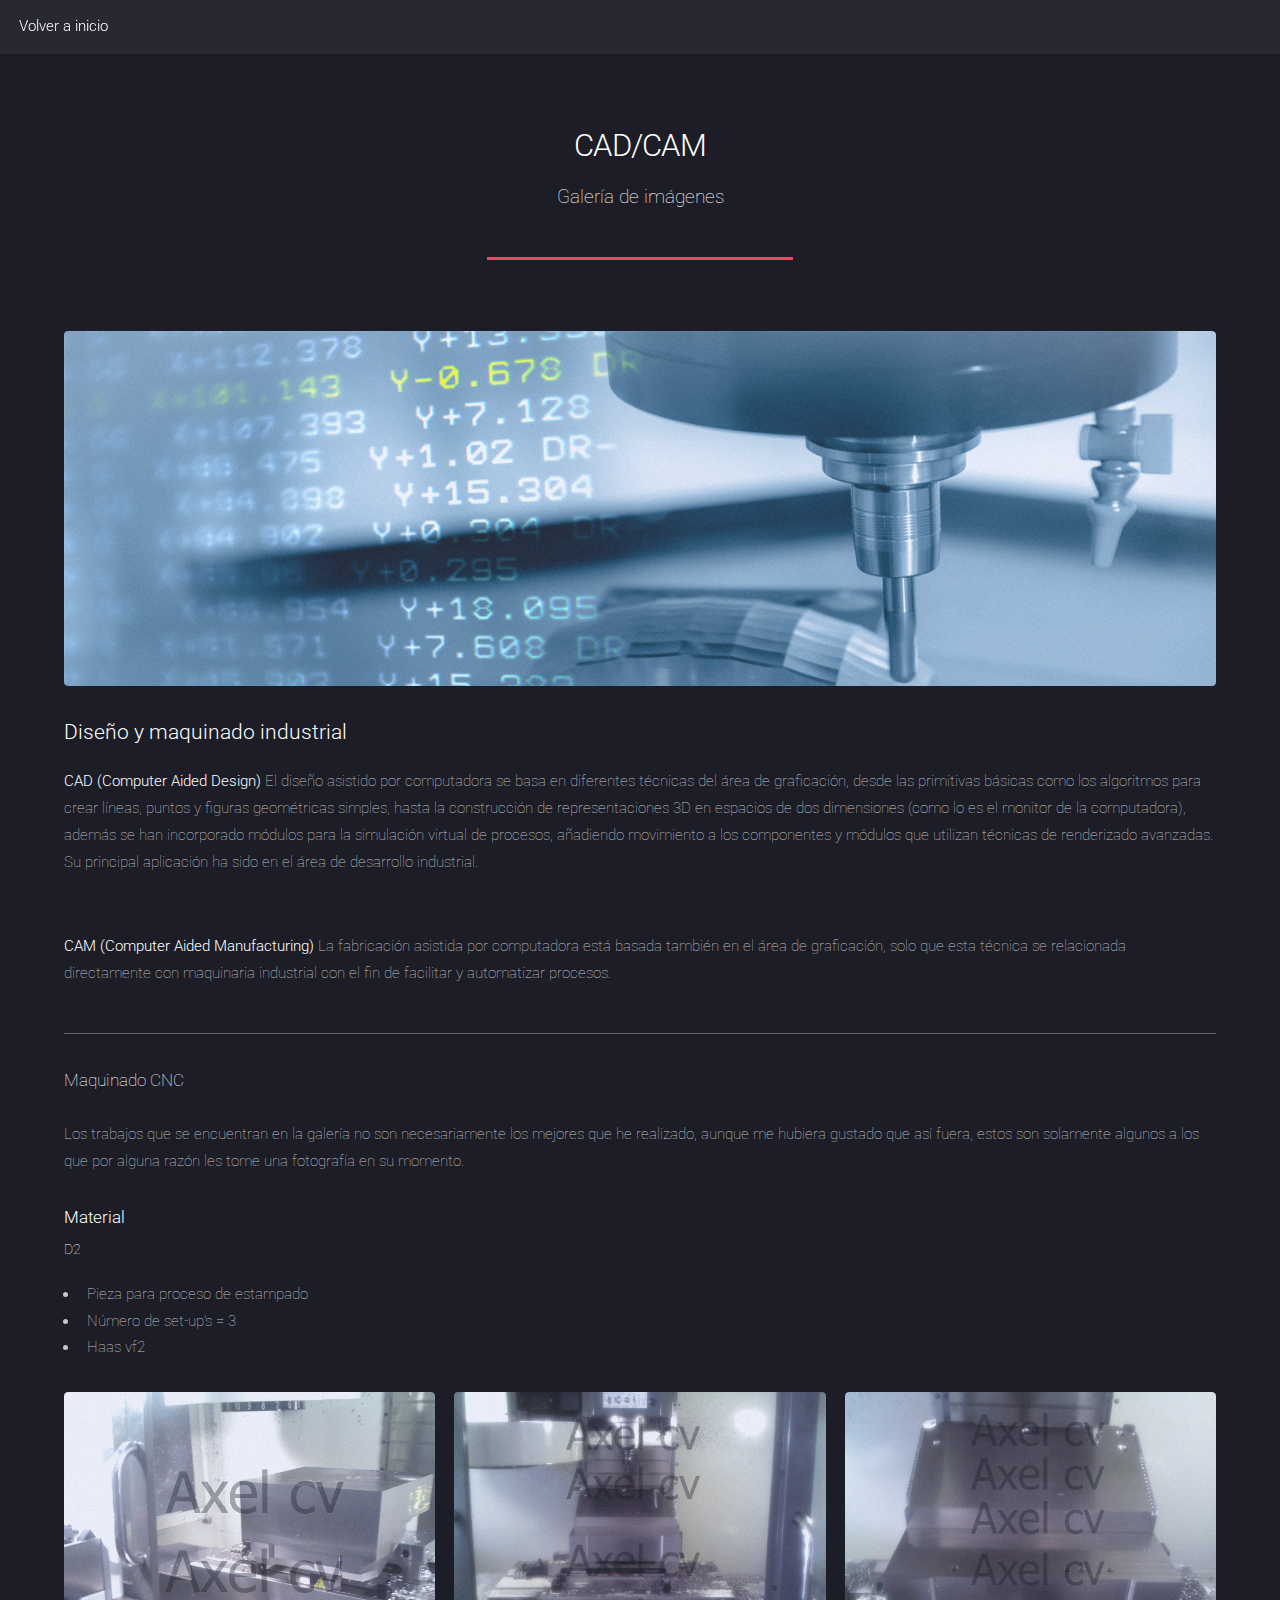
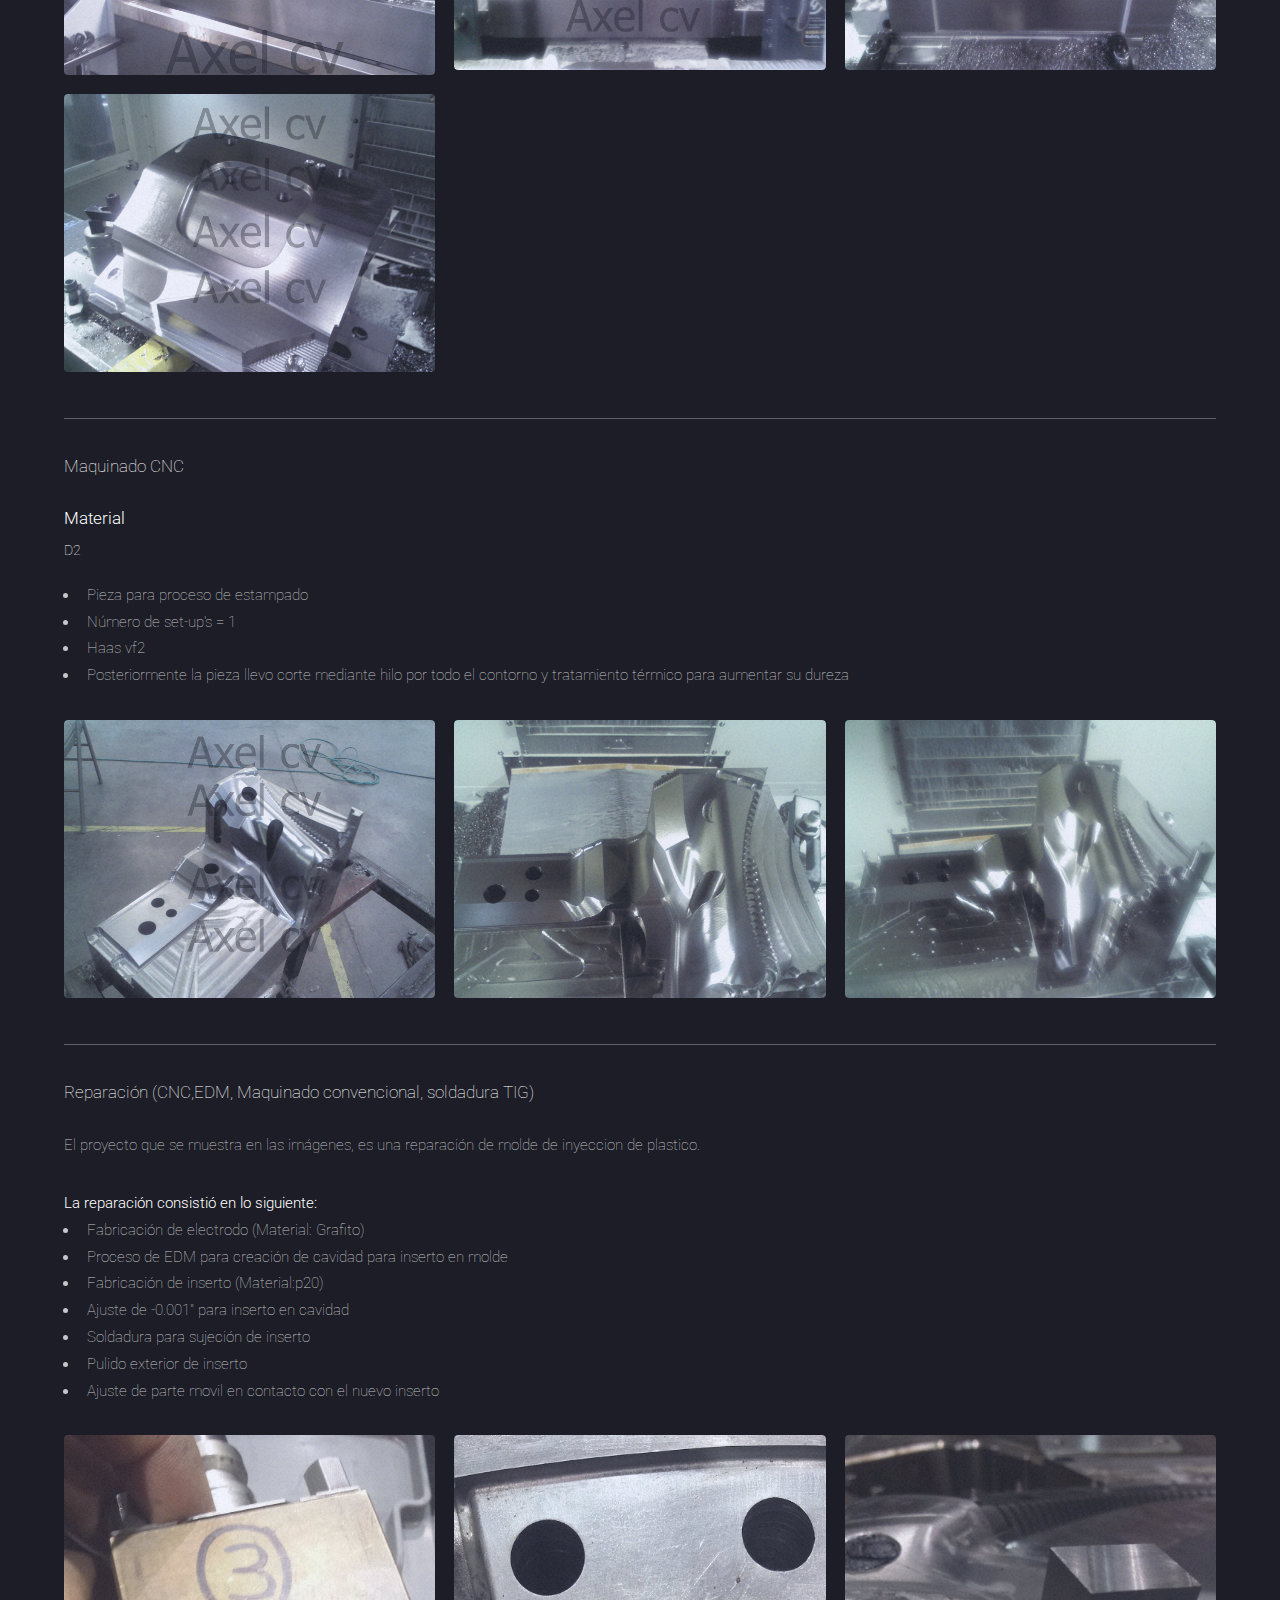
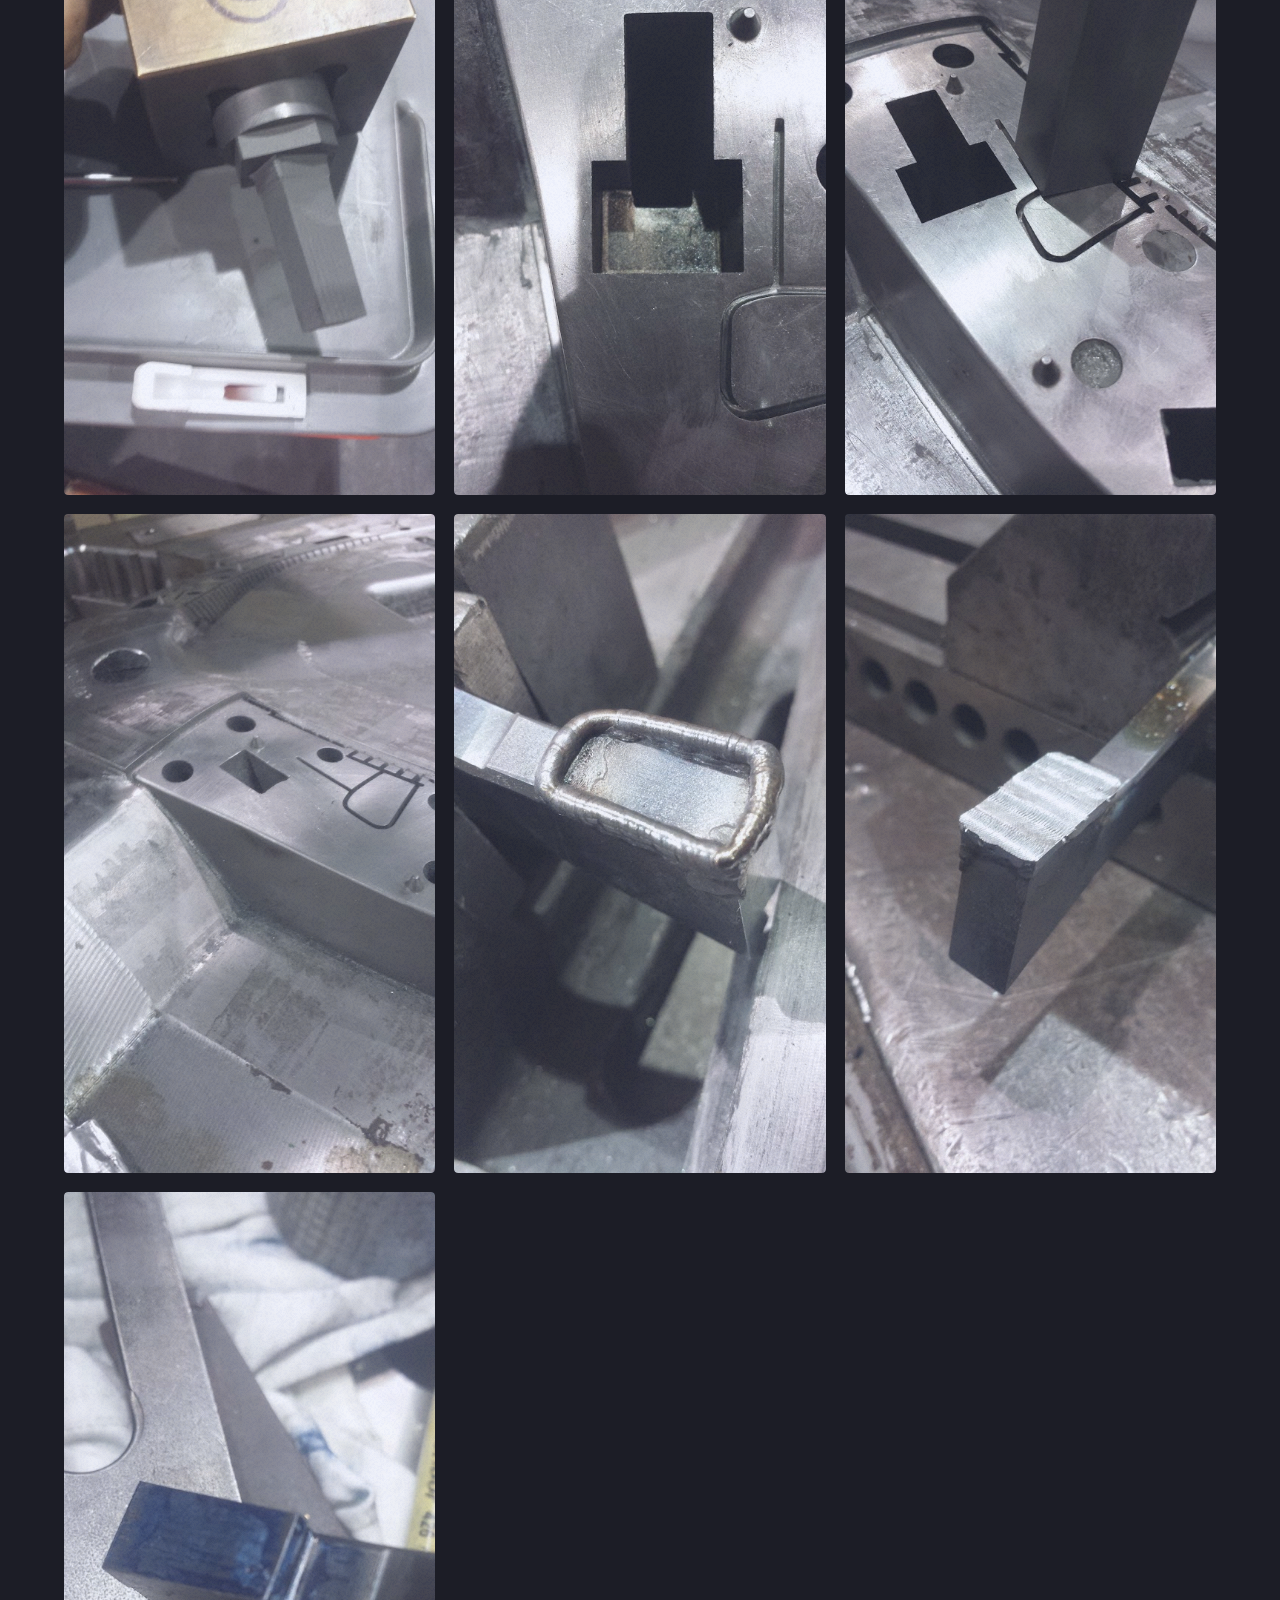
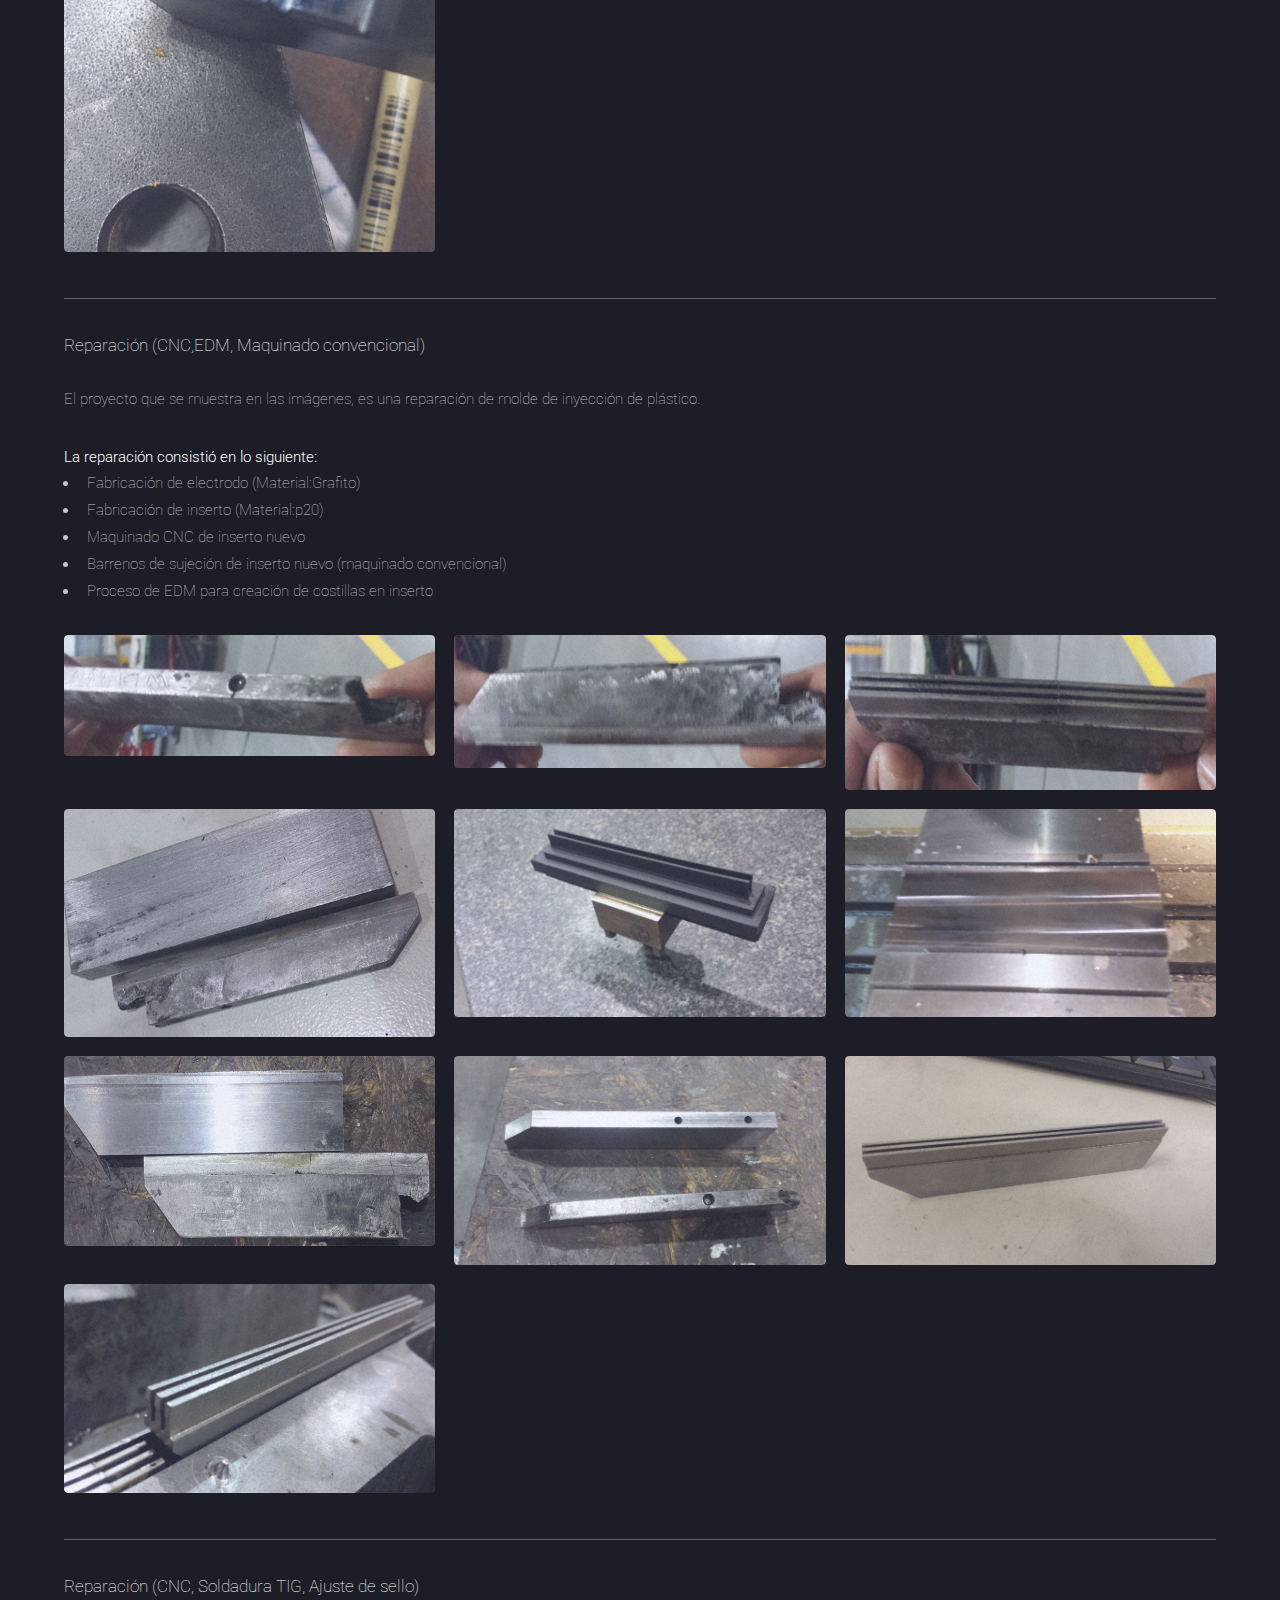
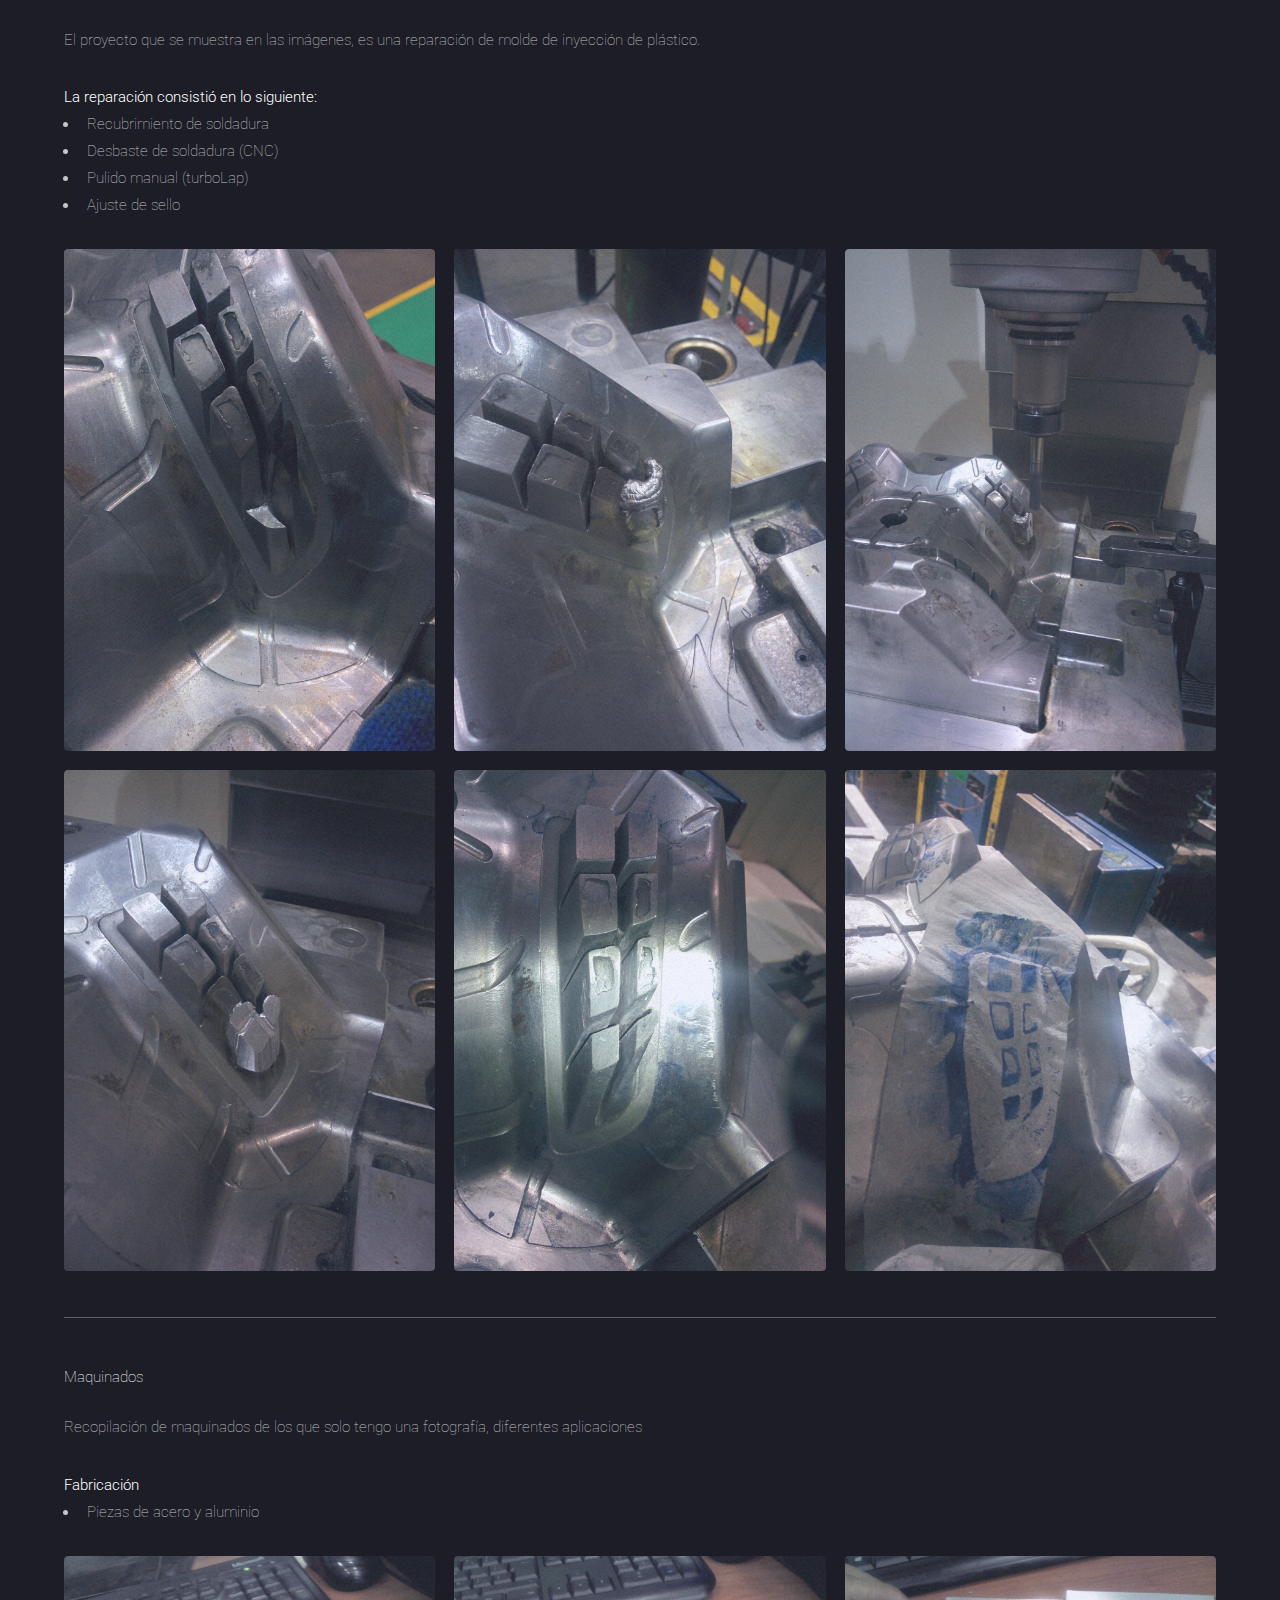
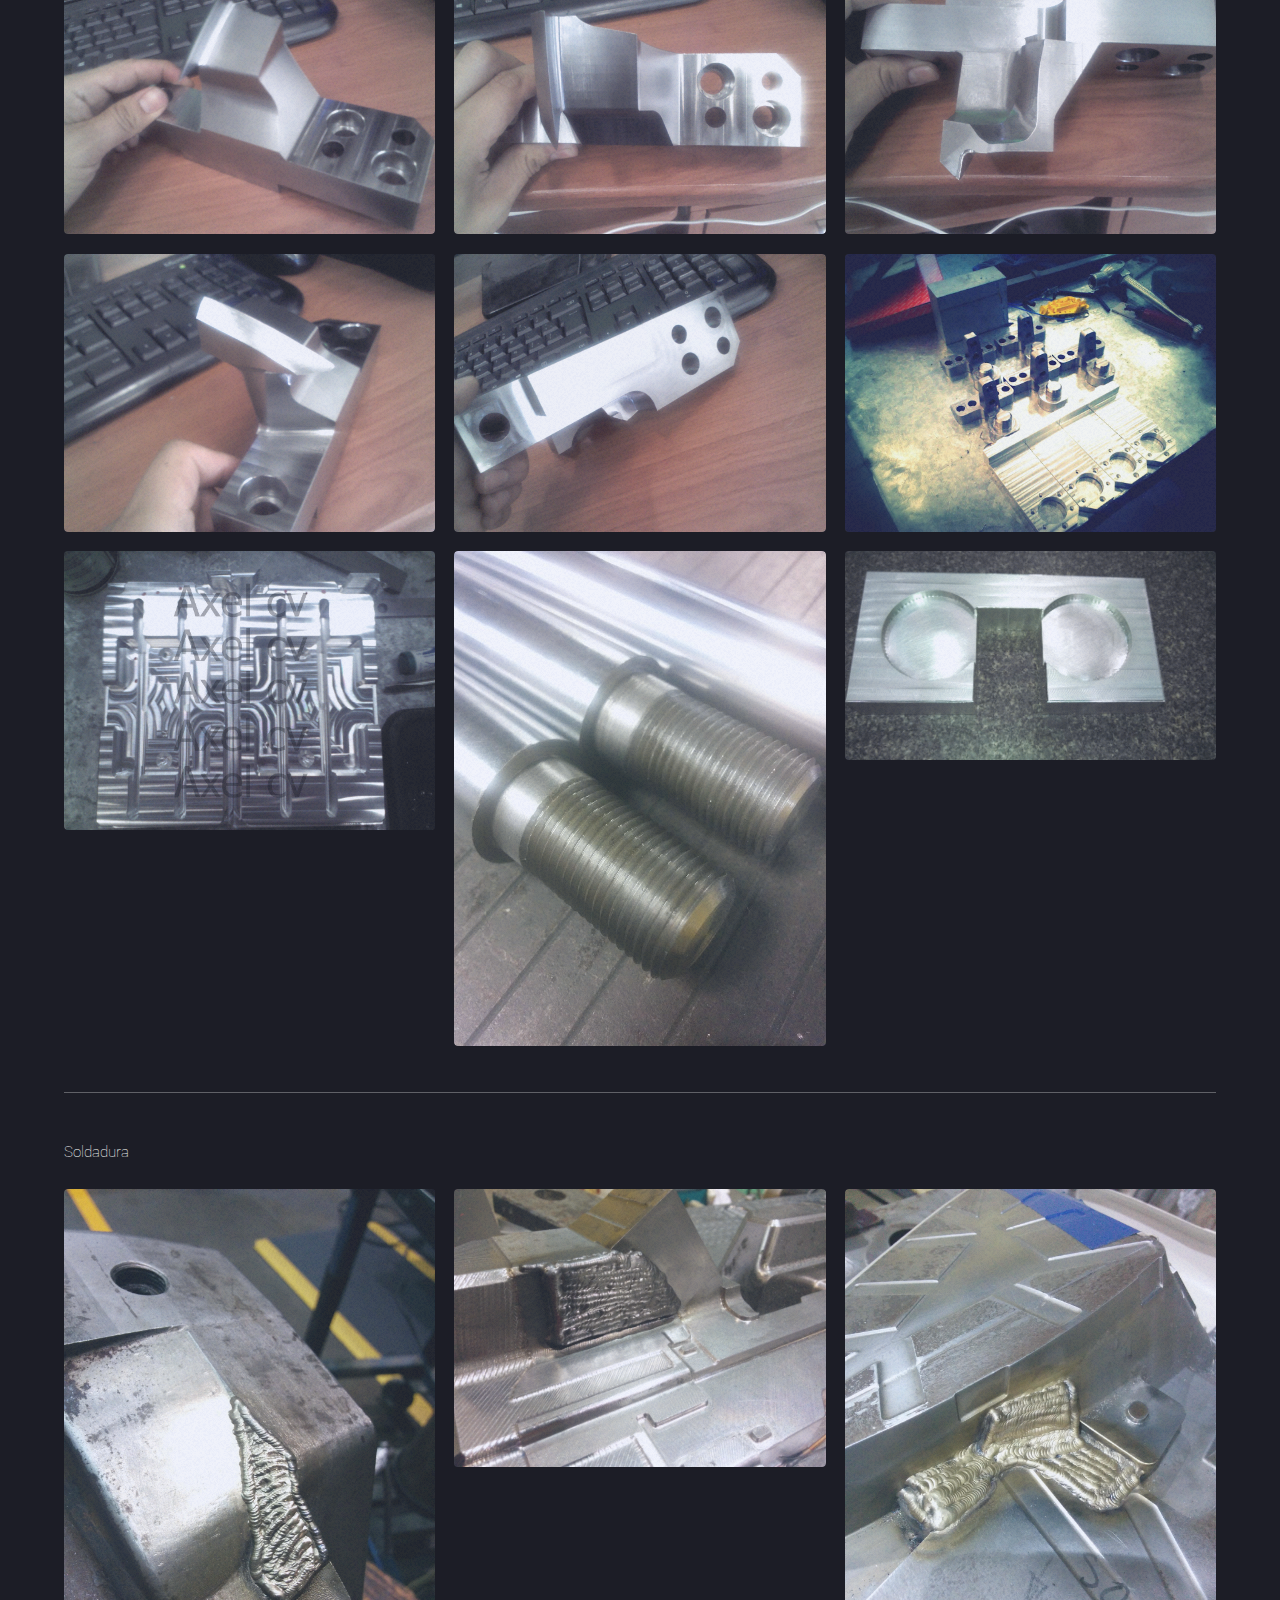
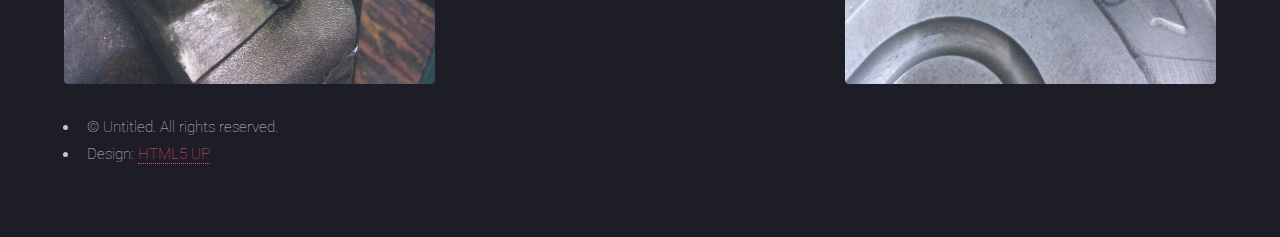
<file: industrial.html>
<!DOCTYPE HTML>
<!--
	Landed by HTML5 UP
	html5up.net | @ajlkn
	Free for personal and commercial use under the CCA 3.0 license (html5up.net/license)
-->
<html>
	<head>
		<title>CAD/CAM</title>
		<meta charset="utf-8" />
		<meta name="viewport" content="width=device-width, initial-scale=1, user-scalable=no" />
		<link rel="stylesheet" href="assets/css/main.css" />
		<noscript><link rel="stylesheet" href="assets/css/noscript.css" /></noscript>
	</head>
	<body class="is-preload">
		<div id="page-wrapper">

			<!-- Header -->
				<header id="header">
					<h1 id="logo"><a href="index.html">Volver a inicio</a></h1>
					
				</header>

			<!-- Main -->
				<div id="main" class="wrapper style1">
					<div class="container">
						<header class="major">
							<h2>CAD/CAM</h2>
							<p>Galería de imágenes</p>
							
						</header>
						<section id="content">
								<a href="#" class="image fit"><img src="images/cad.jpg" alt="" /></a>
							
						</section>
						<!-- Text -->
							<section>
								<h3>Diseño y maquinado industrial</h3>
								<p><strong>CAD (Computer Aided Design)</strong>
								El diseño asistido por computadora se basa en diferentes técnicas del área de graficación,  
								desde las primitivas básicas como los algoritmos para crear líneas, puntos y figuras geométricas simples, 
								hasta la construcción de representaciones 3D en espacios de dos dimensiones (como lo es el monitor de la computadora), 
								además se han incorporado módulos para la simulación virtual de procesos, añadiendo movimiento a los componentes y módulos 
								que utilizan técnicas de renderizado avanzadas. Su principal aplicación ha sido en el área de desarrollo industrial.
								</p>
								<br>
								<p><strong>CAM (Computer Aided Manufacturing)</strong>
								La fabricación asistida por computadora está basada también en el área de graficación, solo que esta técnica se relacionada 
								directamente con maquinaria industrial con el fin de facilitar y automatizar procesos.
								</p>


					

								<hr />

								<header>
									<h3></h3>
									<p>Maquinado CNC</p>
								</header>
								<p>Los trabajos que se encuentran en la galería no son necesariamente los mejores que he realizado, aunque me hubiera gustado que así fuera, 
								estos son solamente algunos a los que por alguna razón les tome una fotografía en su momento.</p>
</p>
								<header>
									<h4>Material</h4>
									<p>D2 </p>
									<ul>
										<li>Pieza para proceso de estampado</li>
										<li>Número de set-up's = 3</li>
										<li>Haas vf2</li>
										
										

									</ul>
									
								</header>
								<p></p>

								

								
						<!-- Image -->
							<section>
								
								<div class="box alt">
									<div class="row gtr-50 gtr-uniform">
										
										<div class="col-4 col-6-xsmall"><span class="image fit"><img src="images/pppprimero.jpg" alt="" /></span></div>
										<div class="col-4 col-6-xsmall"><span class="image fit"><img src="images/segundo.png" alt="" /></span></div>
										<div class="col-4 col-6-xsmall"><span class="image fit"><img src="images/tercero.png" alt="" /></span></div>
										<div class="col-4 col-6-xsmall"><span class="image fit"><img src="images/cuarto.png" alt="" /></span></div>
										
										
									</div>
								</div>

								<hr />

								<header>
										<h3></h3>
										<p>Maquinado CNC</p>
										<h4>Material</h4>
										<p>D2</p>
									</header>
								
								
									<ul>
										<li>Pieza para proceso de estampado</li>
										<li>Número de set-up's = 1</li>
										<li>Haas vf2</li>
										<li>Posteriormente la pieza llevo corte mediante hilo por todo el contorno y tratamiento térmico para aumentar su dureza </li>
										
										

									</ul>
									
									
								


									<div class="box alt">
											<div class="row gtr-50 gtr-uniform">
												
												
												<div class="col-4 col-6-xsmall"><span class="image fit"><img src="images/est2.png" alt="" /></span></div>
												<div class="col-4 col-6-xsmall"><span class="image fit"><img src="images/tt1.jpg" alt="" /></span></div>
												<div class="col-4 col-6-xsmall"><span class="image fit"><img src="images/tt2.jpg" alt="" /></span></div>
												
												
												
											</div>
									</div>
									<hr />
									<header>
											<h3></h3>
											<p>Reparación  (CNC,EDM, Maquinado convencional, soldadura TIG) </p>
										</header>
										<p>El proyecto que se muestra en las imágenes, es una reparación de molde de inyeccion de plastico.</p>
										<header>
											<strong>La reparación consistió en lo siguiente:</strong>
											
											<ul>
												<li>Fabricación de electrodo (Material: Grafito)</li>
												<li>Proceso de EDM para creación de cavidad para inserto en molde </li>
												<li>Fabricación de inserto (Material:p20)  </li>
												<li>Ajuste de -0.001" para inserto en cavidad</li>
												<li>Soldadura para sujeción de inserto </li>
												<li>Pulido exterior de inserto </li>
												<li>Ajuste de parte movil en contacto con el nuevo inserto </li>
		
											</ul>
											
										</header>
										<p></p>
		
										
		
										
								<!-- Image -->
									<section>
										
										<div class="box alt">
											<div class="row gtr-50 gtr-uniform">
												
												<div class="col-4 col-6-xsmall"><span class="image fit"><img src="images/ele1.jpg" alt="" /></span></div>
												<div class="col-4 col-6-xsmall"><span class="image fit"><img src="images/ele2.jpg" alt="" /></span></div>
												<div class="col-4 col-6-xsmall"><span class="image fit"><img src="images/ele3.jpg" alt="" /></span></div>
												<div class="col-4 col-6-xsmall"><span class="image fit"><img src="images/ele4.jpg" alt="" /></span></div>
												<div class="col-4 col-6-xsmall"><span class="image fit"><img src="images/ele7.jpg" alt="" /></span></div>
												<div class="col-4 col-6-xsmall"><span class="image fit"><img src="images/ele8.jpg" alt="" /></span></div>
												<div class="col-4 col-6-xsmall"><span class="image fit"><img src="images/ele9.jpg" alt="" /></span></div>
												
												
												
											</div>
										</div>
										<hr />
										<header>
												<h3></h3>
												<p>Reparación  (CNC,EDM, Maquinado convencional) </p>
											</header>
											<p>El proyecto que se muestra en las imágenes, es una reparación de molde de inyección de plástico.</p>
											<header>
												<strong>La reparación consistió en lo siguiente:</strong>
												
												<ul>
													
													<li>Fabricación de electrodo (Material:Grafito)</li>
													<li>Fabricación de inserto (Material:p20)  </li>
													<li>Maquinado CNC de inserto nuevo</li>
													<li>Barrenos de sujeción de inserto nuevo (maquinado convencional) </li>
													<li>Proceso de EDM para creación de costillas en inserto  </li>
			
												</ul>
												
											</header>
											<p></p>
			
											
			
											
									<!-- Image -->
										<section>
											
											<div class="box alt">
												<div class="row gtr-50 gtr-uniform">
													
													<div class="col-4 col-6-xsmall"><span class="image fit"><img src="images/repa12.jpg" alt="" /></span></div>
													<div class="col-4 col-6-xsmall"><span class="image fit"><img src="images/repa13.jpg" alt="" /></span></div>
													<div class="col-4 col-6-xsmall"><span class="image fit"><img src="images/repa14.jpg" alt="" /></span></div>
													<div class="col-4 col-6-xsmall"><span class="image fit"><img src="images/repa15.jpg" alt="" /></span></div>
													<div class="col-4 col-6-xsmall"><span class="image fit"><img src="images/repa5.jpg" alt="" /></span></div>
													<div class="col-4 col-6-xsmall"><span class="image fit"><img src="images/repa6.jpg" alt="" /></span></div>
													<div class="col-4 col-6-xsmall"><span class="image fit"><img src="images/repa16.jpg" alt="" /></span></div>
													<div class="col-4 col-6-xsmall"><span class="image fit"><img src="images/repa8.jpg" alt="" /></span></div>
													<div class="col-4 col-6-xsmall"><span class="image fit"><img src="images/repa9.jpg" alt="" /></span></div>
													<div class="col-4 col-6-xsmall"><span class="image fit"><img src="images/repa10.jpg" alt="" /></span></div>
													
													
													
												</div>
											</div>




											<hr />
											
											
											<header>
												<h3></h3>
												<p>Reparación  (CNC, Soldadura TIG, Ajuste de sello) </p>
											</header>
											<p>El proyecto que se muestra en las imágenes, es una reparación de molde de inyección de plástico.</p>
											<header>
												<strong>La reparación consistió en lo siguiente:</strong>
												
												<ul>
													
													<li>Recubrimiento de soldadura</li>
													<li>Desbaste de soldadura (CNC) </li>
													<li>Pulido manual (turboLap) </li>
													<li>Ajuste de sello </li>
													
			
												</ul>
												
											</header>
											<p></p>
											
											<!-- Image -->
										<section>
											
											<div class="box alt">
												<div class="row gtr-50 gtr-uniform">
													
													<div class="col-4 col-6-xsmall"><span class="image fit"><img src="images/r1.jpg" alt="" /></span></div>
													<div class="col-4 col-6-xsmall"><span class="image fit"><img src="images/r2.jpg" alt="" /></span></div>
													<div class="col-4 col-6-xsmall"><span class="image fit"><img src="images/r3.jpg" alt="" /></span></div>
													<div class="col-4 col-6-xsmall"><span class="image fit"><img src="images/r4.jpg" alt="" /></span></div>
													<div class="col-4 col-6-xsmall"><span class="image fit"><img src="images/r5.jpg" alt="" /></span></div>
													<div class="col-4 col-6-xsmall"><span class="image fit"><img src="images/r6.jpg" alt="" /></span></div>
													
													
													
												</div>
											</div>
											
											
											<hr/>
											
											<header>
													
													<p>Maquinados </p>
												</header>
												<p>Recopilación de maquinados de los que solo tengo una fotografía, diferentes aplicaciones </p>
												<header>
													<strong>Fabricación</strong>
													
													<ul>
														<li>Piezas de acero y aluminio</li>
														
											
				
													</ul>
													
												</header>
												<p></p>
				
												
				
												
										<!-- Image -->
											<section>
												
												<div class="box alt">
													<div class="row gtr-50 gtr-uniform">
													<div class="col-4 col-6-xsmall"><span class="image fit"><img src="images/m1.jpg" alt="" /></span></div>	
													<div class="col-4 col-6-xsmall"><span class="image fit"><img src="images/m2.jpg" alt="" /></span></div>
													<div class="col-4 col-6-xsmall"><span class="image fit"><img src="images/m3.jpg" alt="" /></span></div>
													<div class="col-4 col-6-xsmall"><span class="image fit"><img src="images/m4.jpg" alt="" /></span></div>
													<div class="col-4 col-6-xsmall"><span class="image fit"><img src="images/m5.jpg" alt="" /></span></div>
													<div class="col-4 col-6-xsmall"><span class="image fit"><img src="images/muchas1.jpg" alt="" /></span></div>
													<div class="col-4 col-6-xsmall"><span class="image fit"><img src="images/muchas3.png" alt="" /></span></div>
													<div class="col-4 col-6-xsmall"><span class="image fit"><img src="images/muchas4.jpg" alt="" /></span></div>
													<div class="col-4 col-6-xsmall"><span class="image fit"><img src="images/muchas 5.jpg" alt="" /></span></div>
														
														
													</div>
												</div>
												
												<hr/>
											
											<header>
												
												<p>Soldadura </p>
											</header>
												
												<section>
												
												<div class="box alt">
													<div class="row gtr-50 gtr-uniform">
												<div class="col-4 col-6-xsmall"><span class="image fit"><img src="images/s1.jpg" alt="" /></span></div>
												<div class="col-4 col-6-xsmall"><span class="image fit"><img src="images/s2.jpg" alt="" /></span></div>
												<div class="col-4 col-6-xsmall"><span class="image fit"><img src="images/s3.jpg" alt="" /></span></div>
													</div>
												</div>
												
	


								
					<ul class="copyright">
						<li>&copy; Untitled. All rights reserved.</li><li>Design: <a href="http://html5up.net">HTML5 UP</a></li>
					</ul>
				</footer>

		</div>

		<!-- Scripts -->
			<script src="assets/js/jquery.min.js"></script>
			<script src="assets/js/jquery.scrolly.min.js"></script>
			<script src="assets/js/jquery.dropotron.min.js"></script>
			<script src="assets/js/jquery.scrollex.min.js"></script>
			<script src="assets/js/browser.min.js"></script>
			<script src="assets/js/breakpoints.min.js"></script>
			<script src="assets/js/util.js"></script>
			<script src="assets/js/main.js"></script>

	</body>
</html>
</file>
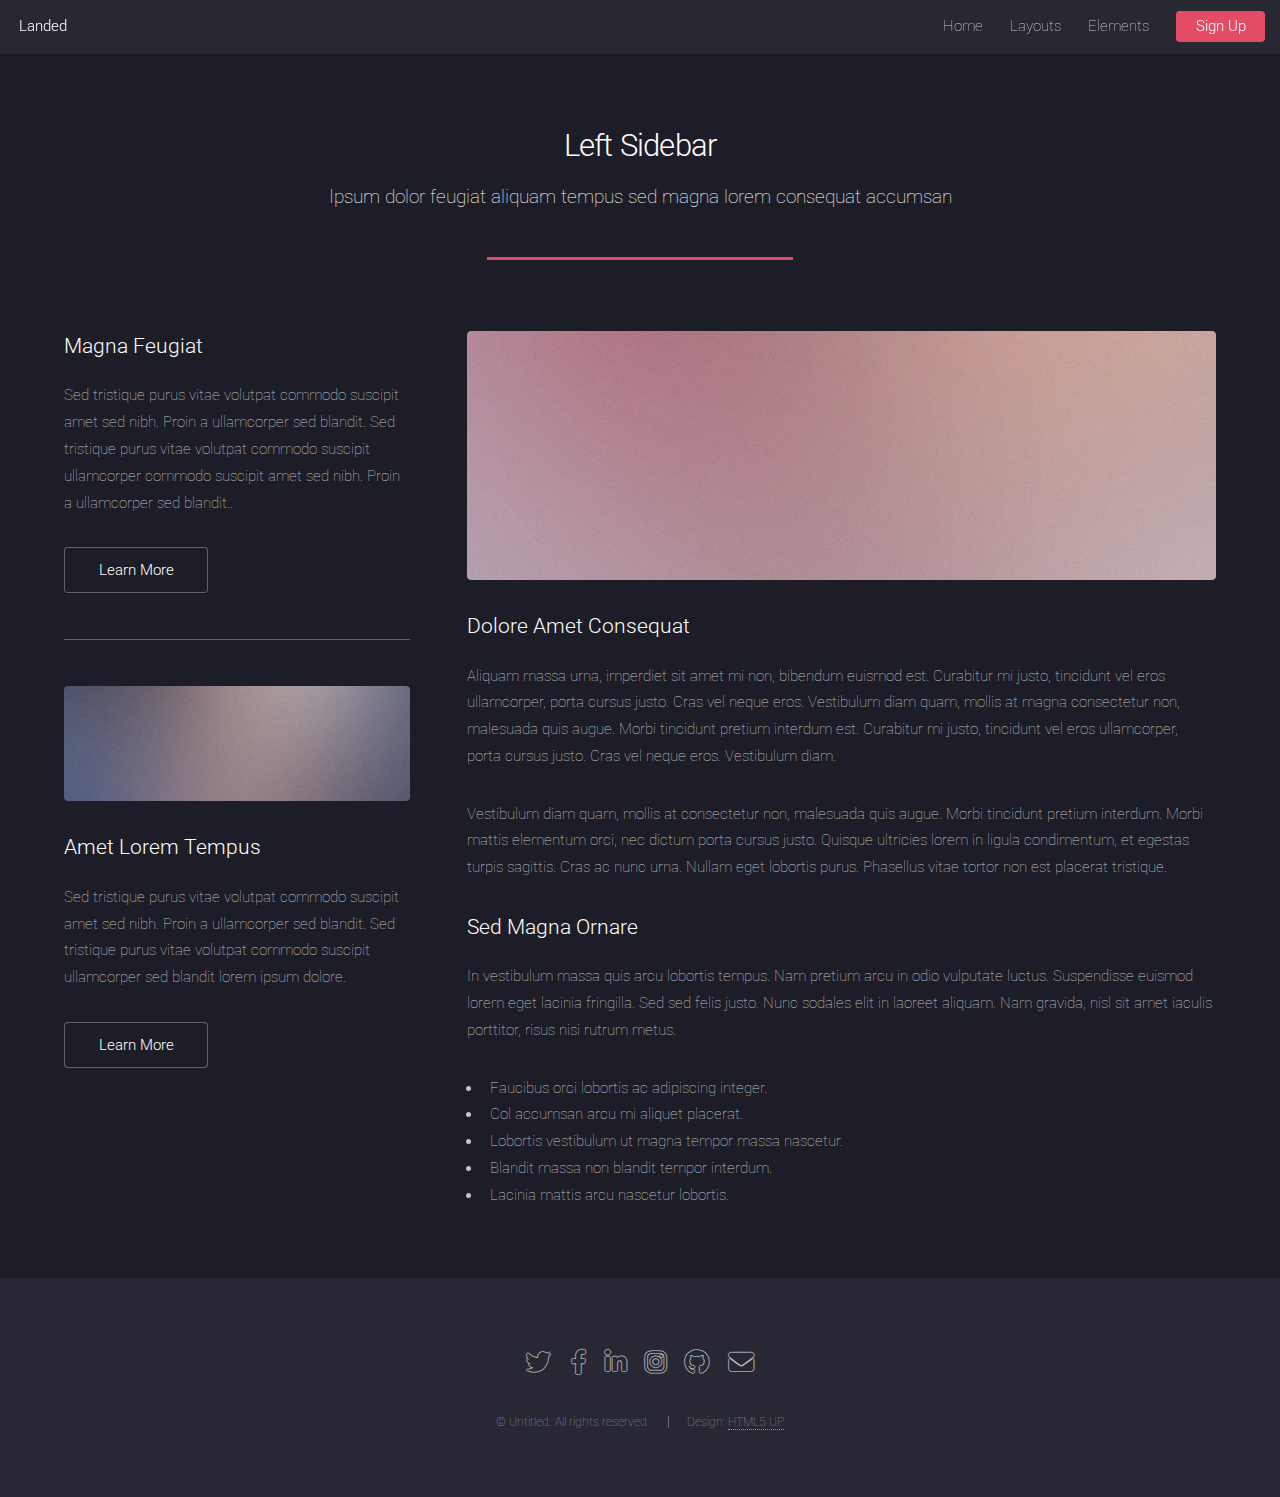
<file: left-sidebar.html>
<!DOCTYPE HTML>
<!--
	Landed by HTML5 UP
	html5up.net | @ajlkn
	Free for personal and commercial use under the CCA 3.0 license (html5up.net/license)
-->
<html>
	<head>
		<title>Left Sidebar - Landed by HTML5 UP</title>
		<meta charset="utf-8" />
		<meta name="viewport" content="width=device-width, initial-scale=1, user-scalable=no" />
		<link rel="stylesheet" href="assets/css/main.css" />
		<noscript><link rel="stylesheet" href="assets/css/noscript.css" /></noscript>
	</head>
	<body class="is-preload">
		<div id="page-wrapper">

			<!-- Header -->
				<header id="header">
					<h1 id="logo"><a href="index.html">Landed</a></h1>
					<nav id="nav">
						<ul>
							<li><a href="index.html">Home</a></li>
							<li>
								<a href="#">Layouts</a>
								<ul>
									<li><a href="left-sidebar.html">Left Sidebar</a></li>
									<li><a href="right-sidebar.html">Right Sidebar</a></li>
									<li><a href="no-sidebar.html">No Sidebar</a></li>
									<li>
										<a href="#">Submenu</a>
										<ul>
											<li><a href="#">Option 1</a></li>
											<li><a href="#">Option 2</a></li>
											<li><a href="#">Option 3</a></li>
											<li><a href="#">Option 4</a></li>
										</ul>
									</li>
								</ul>
							</li>
							<li><a href="elements.html">Elements</a></li>
							<li><a href="#" class="button primary">Sign Up</a></li>
						</ul>
					</nav>
				</header>

			<!-- Main -->
				<div id="main" class="wrapper style1">
					<div class="container">
						<header class="major">
							<h2>Left Sidebar</h2>
							<p>Ipsum dolor feugiat aliquam tempus sed magna lorem consequat accumsan</p>
						</header>
						<div class="row gtr-150">
							<div class="col-4 col-12-medium">

								<!-- Sidebar -->
									<section id="sidebar">
										<section>
											<h3>Magna Feugiat</h3>
											<p>Sed tristique purus vitae volutpat commodo suscipit amet sed nibh. Proin a ullamcorper sed blandit. Sed tristique purus vitae volutpat commodo suscipit ullamcorper commodo suscipit amet sed nibh. Proin a ullamcorper sed blandit..</p>
											<footer>
												<ul class="actions">
													<li><a href="#" class="button">Learn More</a></li>
												</ul>
											</footer>
										</section>
										<hr />
										<section>
											<a href="#" class="image fit"><img src="images/pic06.jpg" alt="" /></a>
											<h3>Amet Lorem Tempus</h3>
											<p>Sed tristique purus vitae volutpat commodo suscipit amet sed nibh. Proin a ullamcorper sed blandit. Sed tristique purus vitae volutpat commodo suscipit ullamcorper sed blandit lorem ipsum dolore.</p>
											<footer>
												<ul class="actions">
													<li><a href="#" class="button">Learn More</a></li>
												</ul>
											</footer>
										</section>
									</section>

							</div>
							<div class="col-8 col-12-medium imp-medium">

								<!-- Content -->
									<section id="content">
										<a href="#" class="image fit"><img src="images/pic05.jpg" alt="" /></a>
										<h3>Dolore Amet Consequat</h3>
										<p>Aliquam massa urna, imperdiet sit amet mi non, bibendum euismod est. Curabitur mi justo, tincidunt vel eros ullamcorper, porta cursus justo. Cras vel neque eros. Vestibulum diam quam, mollis at magna consectetur non, malesuada quis augue. Morbi tincidunt pretium interdum est. Curabitur mi justo, tincidunt vel eros ullamcorper, porta cursus justo. Cras vel neque eros. Vestibulum diam.</p>
										<p>Vestibulum diam quam, mollis at consectetur non, malesuada quis augue. Morbi tincidunt pretium interdum. Morbi mattis elementum orci, nec dictum porta cursus justo. Quisque ultricies lorem in ligula condimentum, et egestas turpis sagittis. Cras ac nunc urna. Nullam eget lobortis purus. Phasellus vitae tortor non est placerat tristique.</p>
										<h3>Sed Magna Ornare</h3>
										<p>In vestibulum massa quis arcu lobortis tempus. Nam pretium arcu in odio vulputate luctus. Suspendisse euismod lorem eget lacinia fringilla. Sed sed felis justo. Nunc sodales elit in laoreet aliquam. Nam gravida, nisl sit amet iaculis porttitor, risus nisi rutrum metus.</p>
										<ul>
											<li>Faucibus orci lobortis ac adipiscing integer.</li>
											<li>Col accumsan arcu mi aliquet placerat.</li>
											<li>Lobortis vestibulum ut magna tempor massa nascetur.</li>
											<li>Blandit massa non blandit tempor interdum.</li>
											<li>Lacinia mattis arcu nascetur lobortis.</li>
										</ul>
									</section>

							</div>
						</div>
					</div>
				</div>

			<!-- Footer -->
				<footer id="footer">
					<ul class="icons">
						<li><a href="#" class="icon brands alt fa-twitter"><span class="label">Twitter</span></a></li>
						<li><a href="#" class="icon brands alt fa-facebook-f"><span class="label">Facebook</span></a></li>
						<li><a href="#" class="icon brands alt fa-linkedin-in"><span class="label">LinkedIn</span></a></li>
						<li><a href="#" class="icon brands alt fa-instagram"><span class="label">Instagram</span></a></li>
						<li><a href="#" class="icon brands alt fa-github"><span class="label">GitHub</span></a></li>
						<li><a href="#" class="icon solid alt fa-envelope"><span class="label">Email</span></a></li>
					</ul>
					<ul class="copyright">
						<li>&copy; Untitled. All rights reserved.</li><li>Design: <a href="http://html5up.net">HTML5 UP</a></li>
					</ul>
				</footer>

		</div>

		<!-- Scripts -->
			<script src="assets/js/jquery.min.js"></script>
			<script src="assets/js/jquery.scrolly.min.js"></script>
			<script src="assets/js/jquery.dropotron.min.js"></script>
			<script src="assets/js/jquery.scrollex.min.js"></script>
			<script src="assets/js/browser.min.js"></script>
			<script src="assets/js/breakpoints.min.js"></script>
			<script src="assets/js/util.js"></script>
			<script src="assets/js/main.js"></script>

	</body>
</html>
</file>
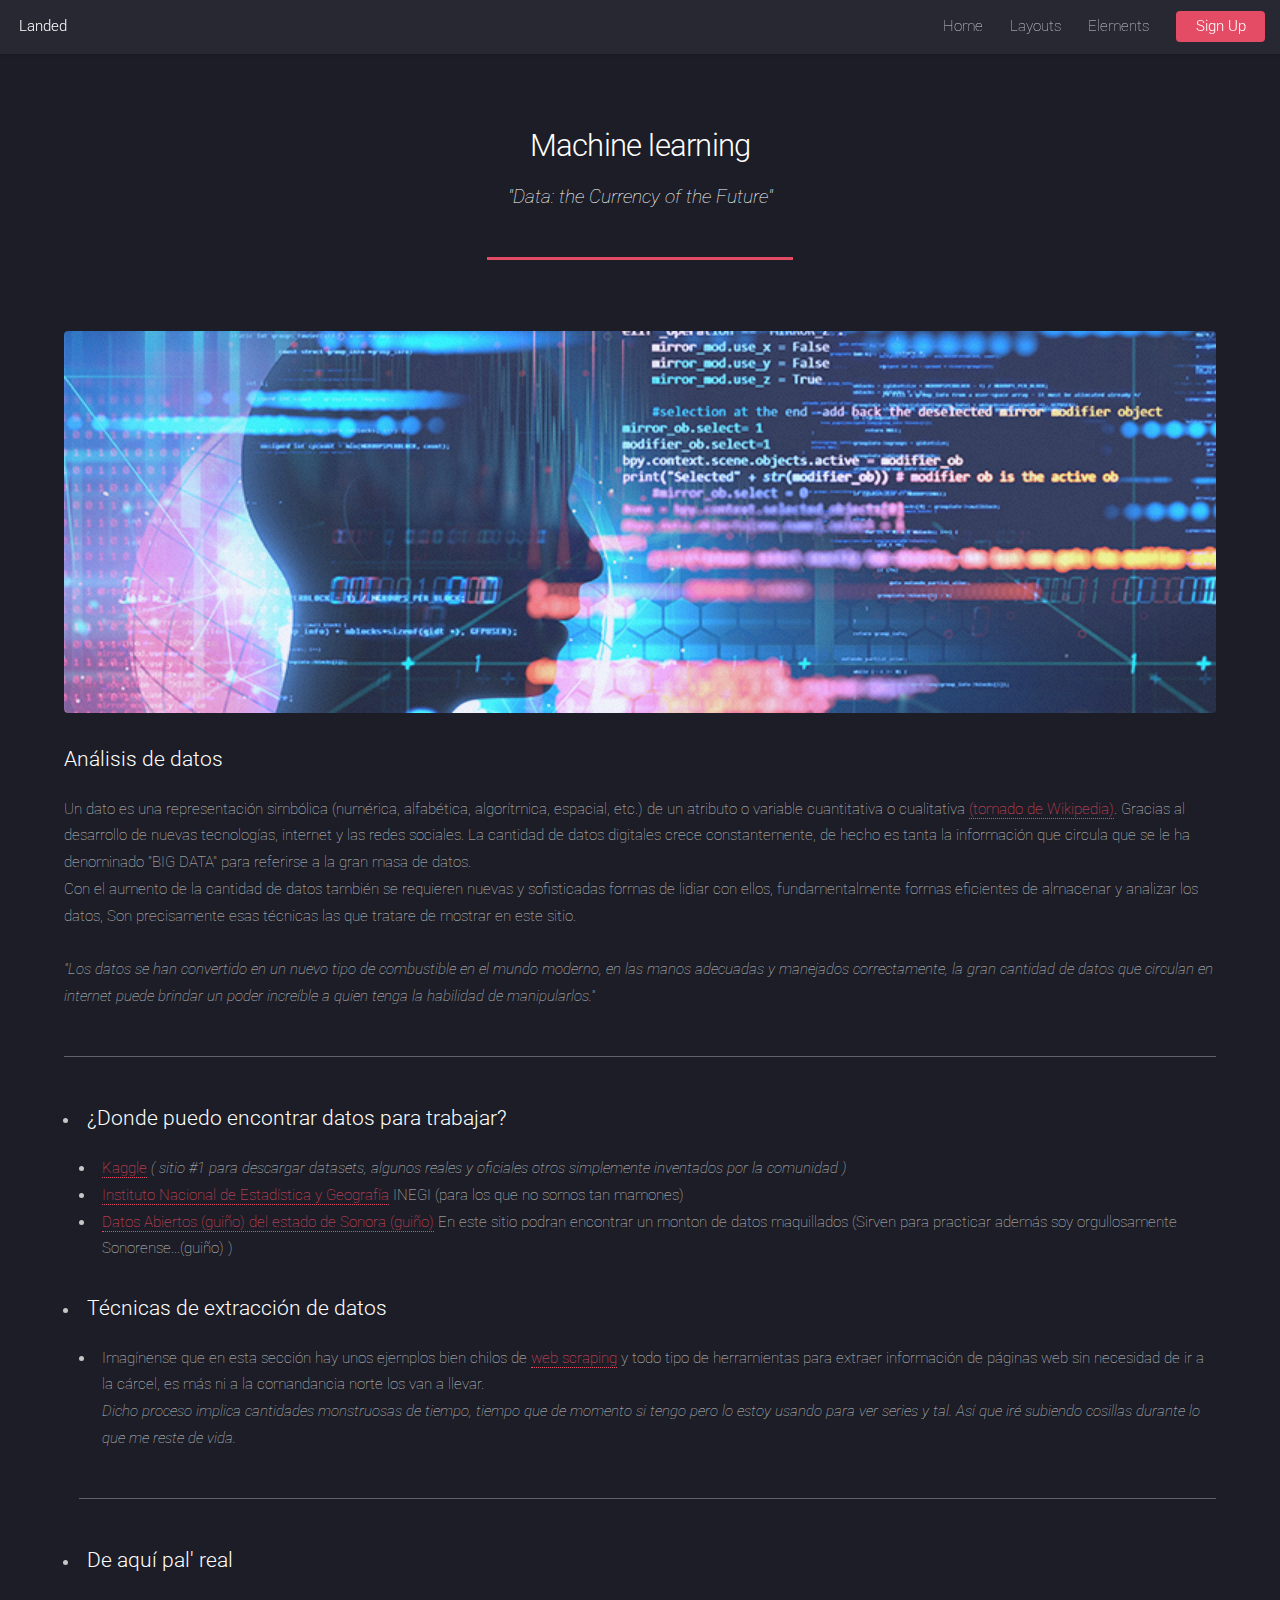
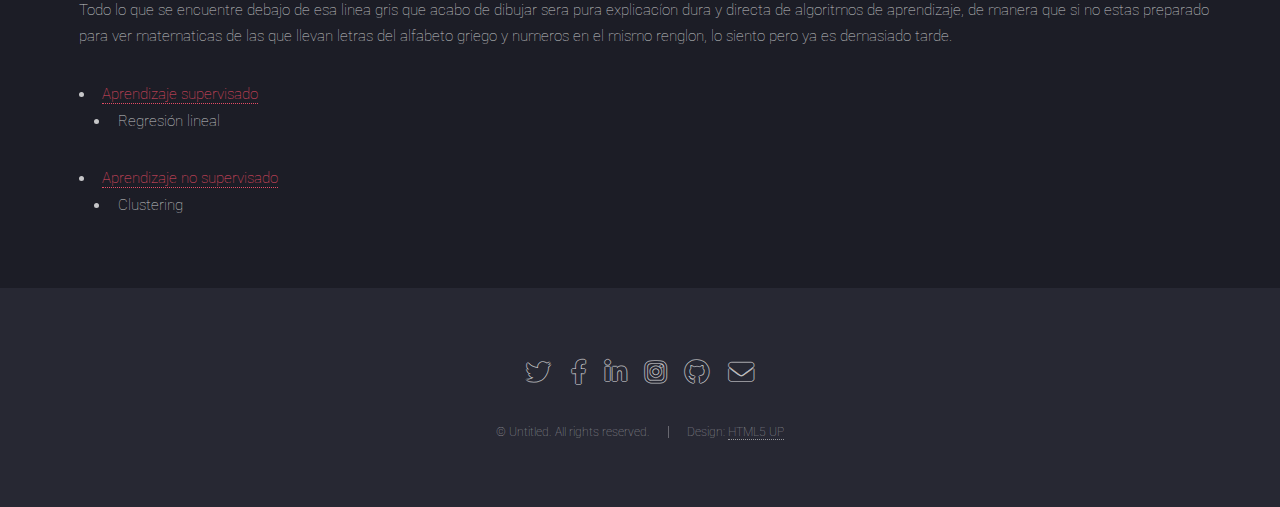
<file: ml.html>
<!DOCTYPE HTML>
<!--
	Landed by HTML5 UP
	html5up.net | @ajlkn
	Free for personal and commercial use under the CCA 3.0 license (html5up.net/license)
-->
<html>
	<head>
		<title>No Sidebar - Landed by HTML5 UP</title>
		<meta charset="utf-8" />
		<meta name="viewport" content="width=device-width, initial-scale=1, user-scalable=no" />
		<link rel="stylesheet" href="assets/css/main.css" />
		<noscript><link rel="stylesheet" href="assets/css/noscript.css" /></noscript>
	</head>
	<body class="is-preload">
		<div id="page-wrapper">

			<!-- Header -->
				<header id="header">
					<h1 id="logo"><a href="index.html">Landed</a></h1>
					<nav id="nav">
						<ul>
							<li><a href="index.html">Home</a></li>
							<li>
								<a href="#">Layouts</a>
								<ul>
									<li><a href="left-sidebar.html">Left Sidebar</a></li>
									<li><a href="right-sidebar.html">Right Sidebar</a></li>
									<li><a href="no-sidebar.html">No Sidebar</a></li>
									<li>
										<a href="#">Submenu</a>
										<ul>
											<li><a href="#">Option 1</a></li>
											<li><a href="#">Option 2</a></li>
											<li><a href="#">Option 3</a></li>
											<li><a href="#">Option 4</a></li>
										</ul>
									</li>
								</ul>
							</li>
							<li><a href="elements.html">Elements</a></li>
							<li><a href="#" class="button primary">Sign Up</a></li>
						</ul>
					</nav>
				</header>

			<!-- Main -->
				<div id="main" class="wrapper style1">
					<div class="container">
						<header class="major">
							<h2>Machine learning</h2>
							<p><em>"Data: the Currency of the Future"</em></p>
						</header>

						<!-- Content -->
							<section id="content">
								<a href="#" class="image fit"><img src="images/psy.jpg" alt="" /></a>
								<h3>Análisis de datos </h3>
									Un dato es una representación simbólica (numérica, alfabética, algorítmica, espacial, etc.) de un atributo o variable cuantitativa o cualitativa <a href="https://es.wikipedia.org/wiki/Dato">(tomado de Wikipedia)</a>.
									Gracias al desarrollo de nuevas tecnologías, internet y las redes sociales. La cantidad de datos digitales crece constantemente, de hecho es tanta la
									información que circula que se le ha denominado "BIG DATA" para referirse a la gran masa de datos.<br>
									Con el aumento de la cantidad de datos también se requieren nuevas y sofisticadas formas de lidiar con ellos, fundamentalmente formas eficientes de
									almacenar y analizar los datos, Son precisamente esas técnicas las que tratare de mostrar en este sitio.<br><br>

									<p><i>"Los datos se han convertido en un nuevo tipo de combustible en el mundo moderno, en las manos adecuadas y manejados correctamente, la gran cantidad de datos que
										circulan en internet puede brindar un poder increíble a quien tenga la habilidad de manipularlos." </i>
									<hr>

								</p>
								<p></p>
								<h3></h3>
								
								<ul>
									<li><h3>¿Donde puedo encontrar datos para trabajar?</a></h3></li>
										<ul>
											<li><a href="https://www.kaggle.com/" >Kaggle</a> <i>( sitio #1 para descargar datasets, algunos reales y oficiales otros simplemente inventados por la comunidad )</i>  </li>
											<li><a href ="https://www.inegi.org.mx/">Instituto Nacional de Estadística y Geografía</a> INEGI (para los que no somos tan mamones) </li>
											<li><a href ="https://datos.gob.mx/busca/dataset?q=sonora">Datos Abiertos (guiño) del estado de Sonora (guiño)</a> En este sitio podran encontrar un monton de datos maquillados (Sirven para practicar además soy orgullosamente Sonorense...(guiño) )  </li>

										</ul>
									<li><h3>Técnicas de extracción de datos</h3></li>
										<ul>
											<li>Imagínense que en esta sección hay unos ejemplos bien chilos de <a href="https://es.wikipedia.org/wiki/Web_scraping">web scraping</a> y todo tipo de herramientas para extraer información de páginas web sin necesidad
												de ir a la cárcel, es más ni a la comandancia norte los van a llevar.<br>
												<i>Dicho proceso implica cantidades monstruosas de tiempo, tiempo que de momento si tengo pero lo estoy usando para ver series y tal. Así que iré subiendo cosillas durante lo que me reste de vida.</i>
											</li>
										</ul>
										<hr>
									<li><h3>De aquí pal' real </h3></li>
										<p>Todo lo que se encuentre debajo de esa linea gris que acabo de dibujar sera pura explicacíon dura y directa de algoritmos de aprendizaje, de manera que si no estas preparado para 
											ver matematicas de las que llevan letras del alfabeto griego y numeros en el mismo renglon, lo siento pero ya es demasiado tarde.
										</p>
									
										<ul>
											<li><a href="https://github.com/axeluriben/axeluriben.github.io/blob/master/regtree.ipynb" >Aprendizaje supervisado</a></li>
												<ul>
													<li>Regresión lineal</li>
												</ul>
											<li><a href="sup.html" >Aprendizaje no supervisado</a></li>
												<ul>
													<li>Clustering</li>
												</ul>


										</ul>
									
								
								</ul>
							</section>

					</div>
				</div>

			<!-- Footer -->
				<footer id="footer">
					<ul class="icons">
						<li><a href="#" class="icon brands alt fa-twitter"><span class="label">Twitter</span></a></li>
						<li><a href="#" class="icon brands alt fa-facebook-f"><span class="label">Facebook</span></a></li>
						<li><a href="#" class="icon brands alt fa-linkedin-in"><span class="label">LinkedIn</span></a></li>
						<li><a href="#" class="icon brands alt fa-instagram"><span class="label">Instagram</span></a></li>
						<li><a href="#" class="icon brands alt fa-github"><span class="label">GitHub</span></a></li>
						<li><a href="#" class="icon solid alt fa-envelope"><span class="label">Email</span></a></li>
					</ul>
					<ul class="copyright">
						<li>&copy; Untitled. All rights reserved.</li><li>Design: <a href="http://html5up.net">HTML5 UP</a></li>
					</ul>
				</footer>

		</div>

		<!-- Scripts -->
			<script src="assets/js/jquery.min.js"></script>
			<script src="assets/js/jquery.scrolly.min.js"></script>
			<script src="assets/js/jquery.dropotron.min.js"></script>
			<script src="assets/js/jquery.scrollex.min.js"></script>
			<script src="assets/js/browser.min.js"></script>
			<script src="assets/js/breakpoints.min.js"></script>
			<script src="assets/js/util.js"></script>
			<script src="assets/js/main.js"></script>

	</body>
</html>
</file>
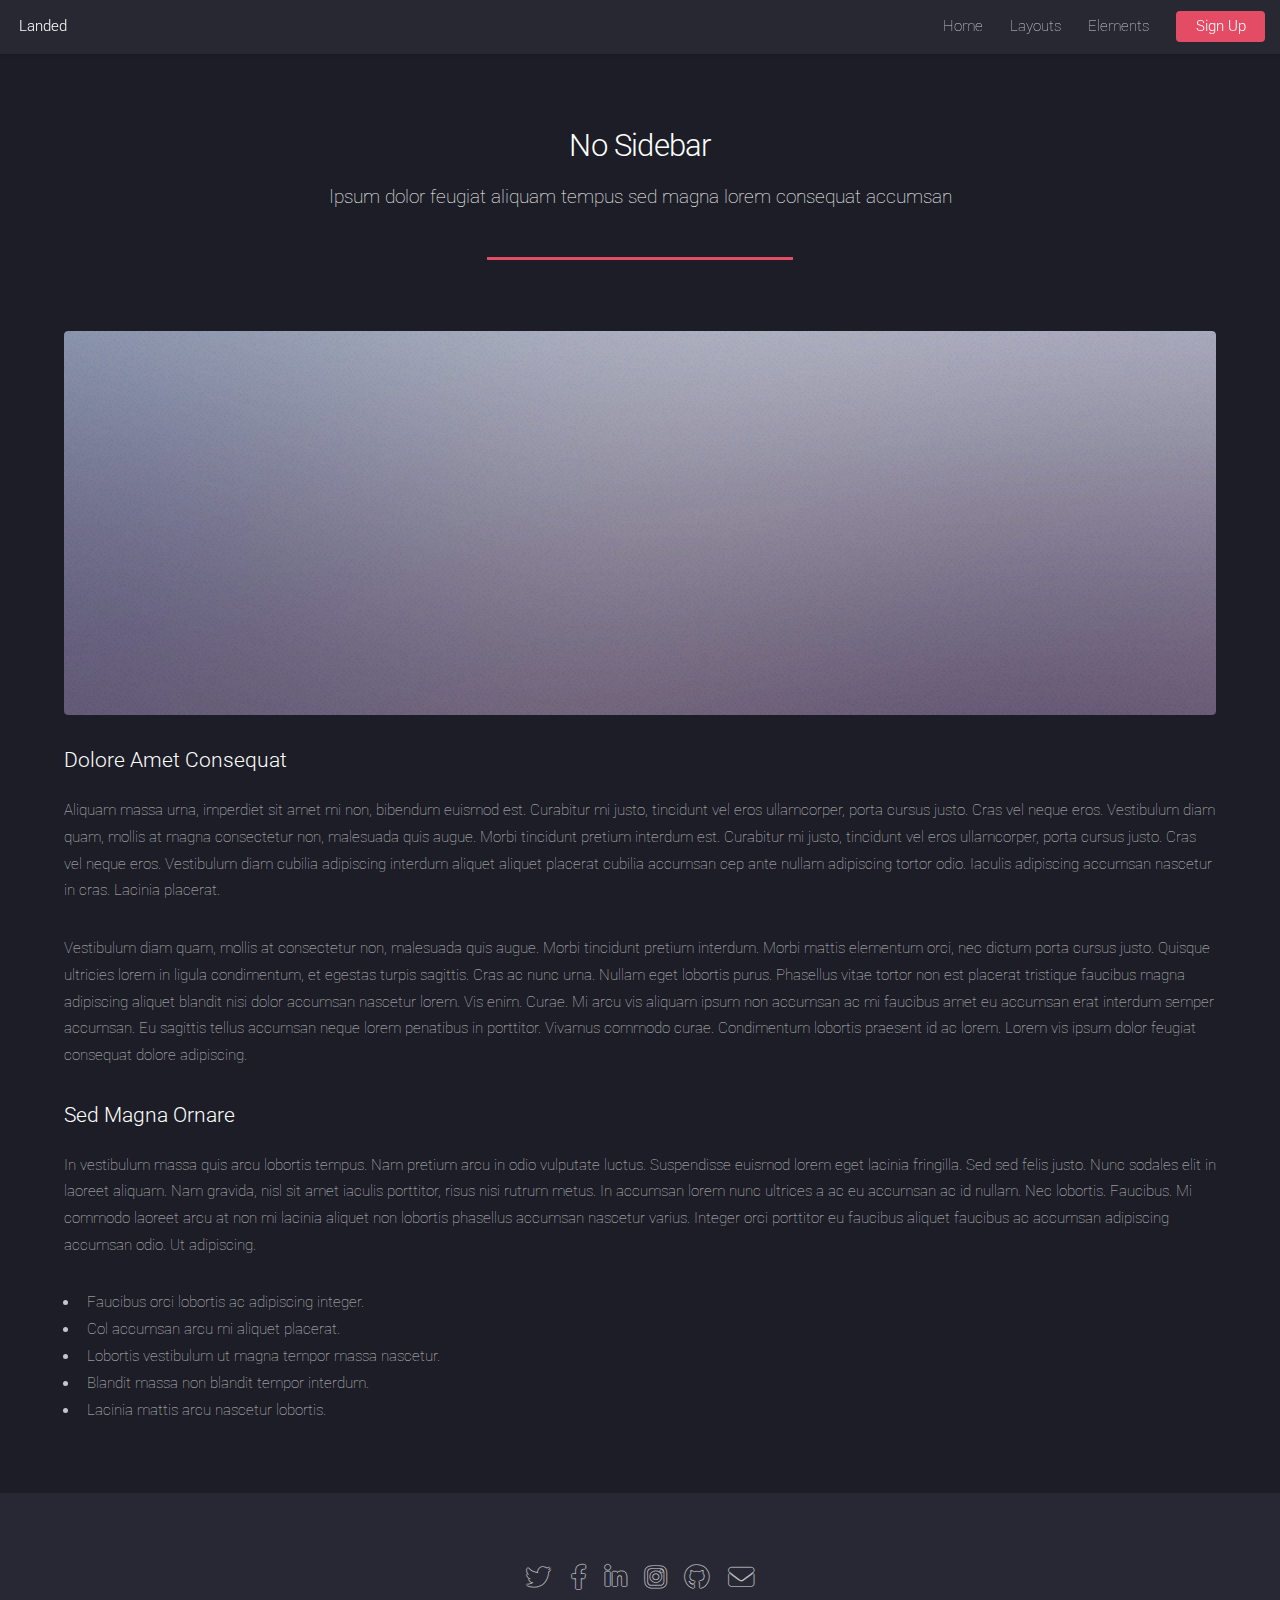
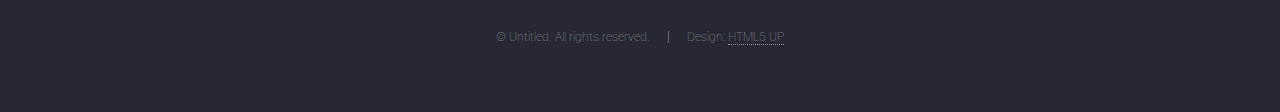
<file: no-sidebar.html>
<!DOCTYPE HTML>
<!--
	Landed by HTML5 UP
	html5up.net | @ajlkn
	Free for personal and commercial use under the CCA 3.0 license (html5up.net/license)
-->
<html>
	<head>
		<title>No Sidebar - Landed by HTML5 UP</title>
		<meta charset="utf-8" />
		<meta name="viewport" content="width=device-width, initial-scale=1, user-scalable=no" />
		<link rel="stylesheet" href="assets/css/main.css" />
		<noscript><link rel="stylesheet" href="assets/css/noscript.css" /></noscript>
	</head>
	<body class="is-preload">
		<div id="page-wrapper">

			<!-- Header -->
				<header id="header">
					<h1 id="logo"><a href="index.html">Landed</a></h1>
					<nav id="nav">
						<ul>
							<li><a href="index.html">Home</a></li>
							<li>
								<a href="#">Layouts</a>
								<ul>
									<li><a href="left-sidebar.html">Left Sidebar</a></li>
									<li><a href="right-sidebar.html">Right Sidebar</a></li>
									<li><a href="no-sidebar.html">No Sidebar</a></li>
									<li>
										<a href="#">Submenu</a>
										<ul>
											<li><a href="#">Option 1</a></li>
											<li><a href="#">Option 2</a></li>
											<li><a href="#">Option 3</a></li>
											<li><a href="#">Option 4</a></li>
										</ul>
									</li>
								</ul>
							</li>
							<li><a href="elements.html">Elements</a></li>
							<li><a href="#" class="button primary">Sign Up</a></li>
						</ul>
					</nav>
				</header>

			<!-- Main -->
				<div id="main" class="wrapper style1">
					<div class="container">
						<header class="major">
							<h2>No Sidebar</h2>
							<p>Ipsum dolor feugiat aliquam tempus sed magna lorem consequat accumsan</p>
						</header>

						<!-- Content -->
							<section id="content">
								<a href="#" class="image fit"><img src="images/pic07.jpg" alt="" /></a>
								<h3>Dolore Amet Consequat</h3>
								<p>Aliquam massa urna, imperdiet sit amet mi non, bibendum euismod est. Curabitur mi justo, tincidunt vel eros ullamcorper, porta cursus justo. Cras vel neque eros. Vestibulum diam quam, mollis at magna consectetur non, malesuada quis augue. Morbi tincidunt pretium interdum est. Curabitur mi justo, tincidunt vel eros ullamcorper, porta cursus justo. Cras vel neque eros. Vestibulum diam cubilia adipiscing interdum aliquet aliquet placerat cubilia accumsan cep ante nullam adipiscing tortor odio. Iaculis adipiscing accumsan nascetur in cras. Lacinia placerat.</p>
								<p>Vestibulum diam quam, mollis at consectetur non, malesuada quis augue. Morbi tincidunt pretium interdum. Morbi mattis elementum orci, nec dictum porta cursus justo. Quisque ultricies lorem in ligula condimentum, et egestas turpis sagittis. Cras ac nunc urna. Nullam eget lobortis purus. Phasellus vitae tortor non est placerat tristique faucibus magna adipiscing aliquet blandit nisi dolor accumsan nascetur lorem. Vis enim. Curae. Mi arcu vis aliquam ipsum non accumsan ac mi faucibus amet eu accumsan erat interdum semper accumsan. Eu sagittis tellus accumsan neque lorem penatibus in porttitor. Vivamus commodo curae. Condimentum lobortis praesent id ac lorem. Lorem vis ipsum dolor feugiat consequat dolore adipiscing.</p>
								<h3>Sed Magna Ornare</h3>
								<p>In vestibulum massa quis arcu lobortis tempus. Nam pretium arcu in odio vulputate luctus. Suspendisse euismod lorem eget lacinia fringilla. Sed sed felis justo. Nunc sodales elit in laoreet aliquam. Nam gravida, nisl sit amet iaculis porttitor, risus nisi rutrum metus. In accumsan lorem nunc ultrices a ac eu accumsan ac id nullam. Nec lobortis. Faucibus. Mi commodo laoreet arcu at non mi lacinia aliquet non lobortis phasellus accumsan nascetur varius. Integer orci porttitor eu faucibus aliquet faucibus ac accumsan adipiscing accumsan odio. Ut adipiscing.</p>
								<ul>
									<li>Faucibus orci lobortis ac adipiscing integer.</li>
									<li>Col accumsan arcu mi aliquet placerat.</li>
									<li>Lobortis vestibulum ut magna tempor massa nascetur.</li>
									<li>Blandit massa non blandit tempor interdum.</li>
									<li>Lacinia mattis arcu nascetur lobortis.</li>
								</ul>
							</section>

					</div>
				</div>

			<!-- Footer -->
				<footer id="footer">
					<ul class="icons">
						<li><a href="#" class="icon brands alt fa-twitter"><span class="label">Twitter</span></a></li>
						<li><a href="#" class="icon brands alt fa-facebook-f"><span class="label">Facebook</span></a></li>
						<li><a href="#" class="icon brands alt fa-linkedin-in"><span class="label">LinkedIn</span></a></li>
						<li><a href="#" class="icon brands alt fa-instagram"><span class="label">Instagram</span></a></li>
						<li><a href="#" class="icon brands alt fa-github"><span class="label">GitHub</span></a></li>
						<li><a href="#" class="icon solid alt fa-envelope"><span class="label">Email</span></a></li>
					</ul>
					<ul class="copyright">
						<li>&copy; Untitled. All rights reserved.</li><li>Design: <a href="http://html5up.net">HTML5 UP</a></li>
					</ul>
				</footer>

		</div>

		<!-- Scripts -->
			<script src="assets/js/jquery.min.js"></script>
			<script src="assets/js/jquery.scrolly.min.js"></script>
			<script src="assets/js/jquery.dropotron.min.js"></script>
			<script src="assets/js/jquery.scrollex.min.js"></script>
			<script src="assets/js/browser.min.js"></script>
			<script src="assets/js/breakpoints.min.js"></script>
			<script src="assets/js/util.js"></script>
			<script src="assets/js/main.js"></script>

	</body>
</html>
</file>
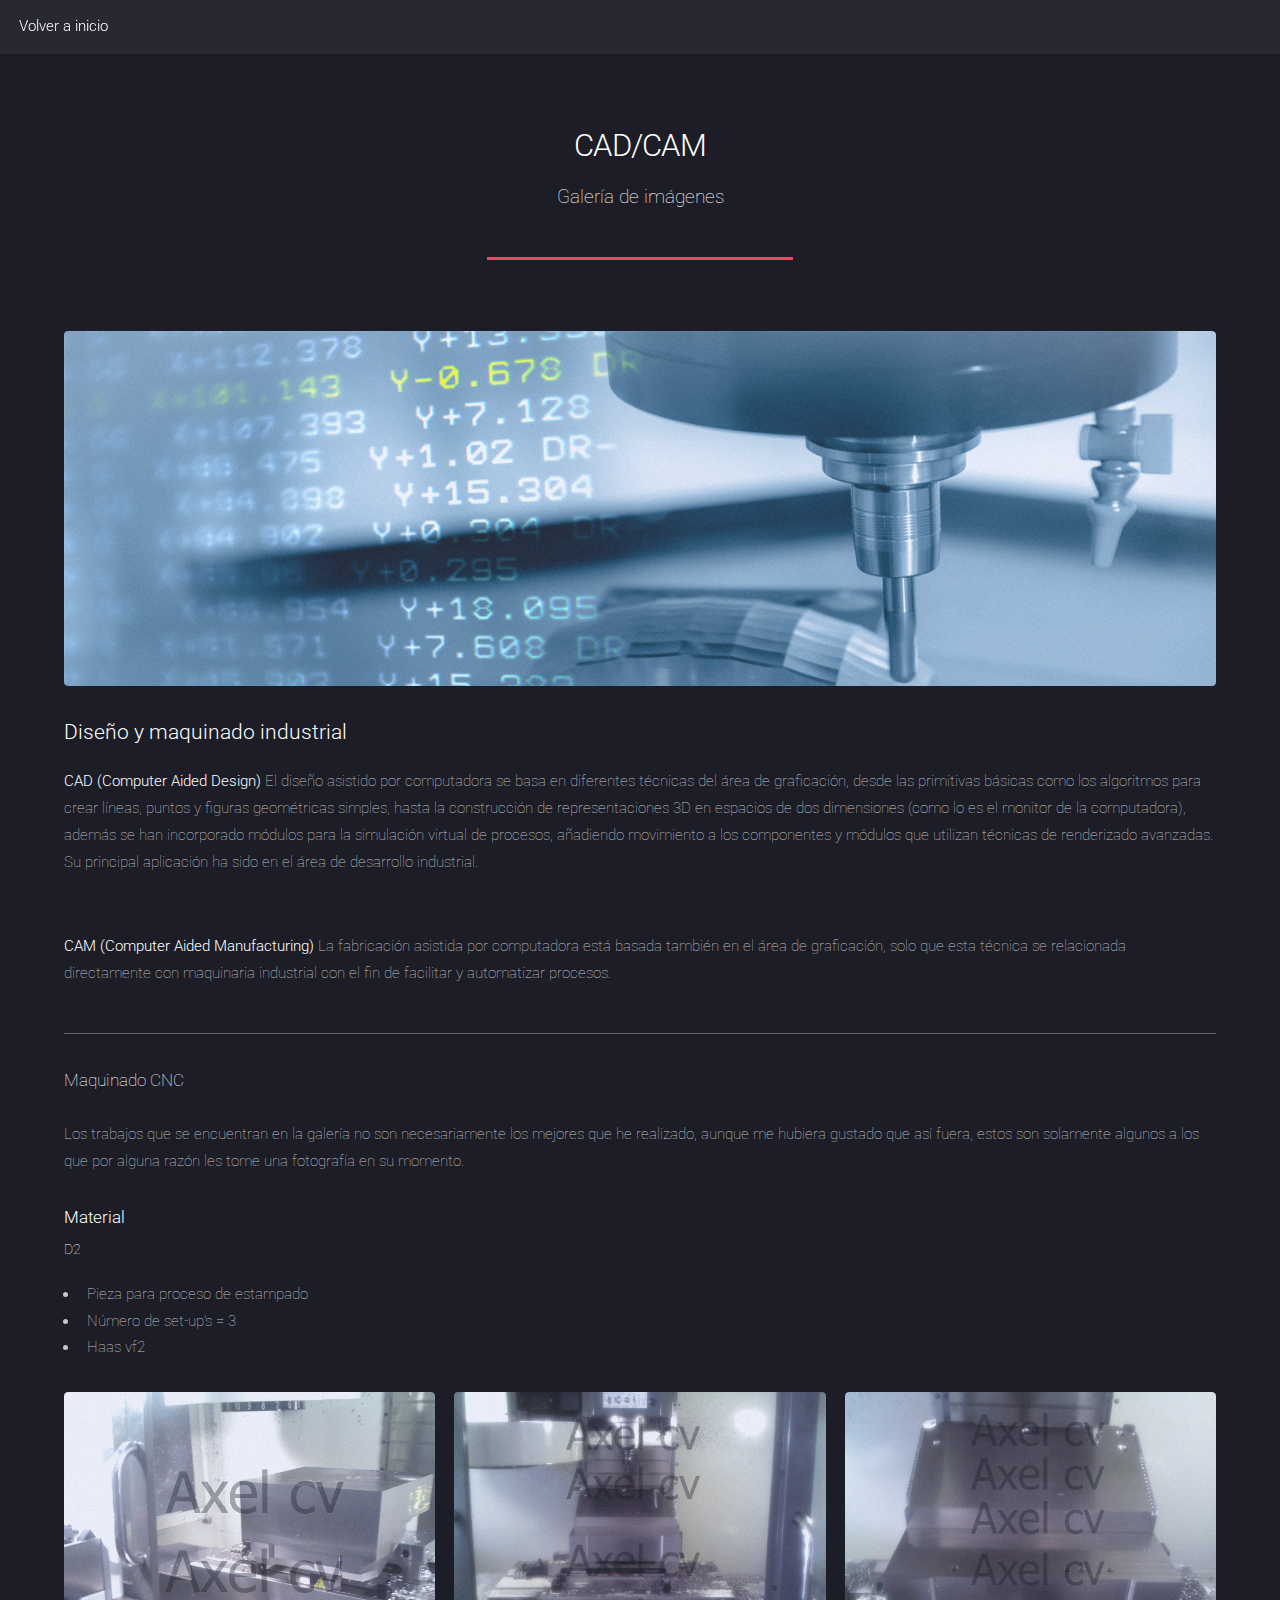
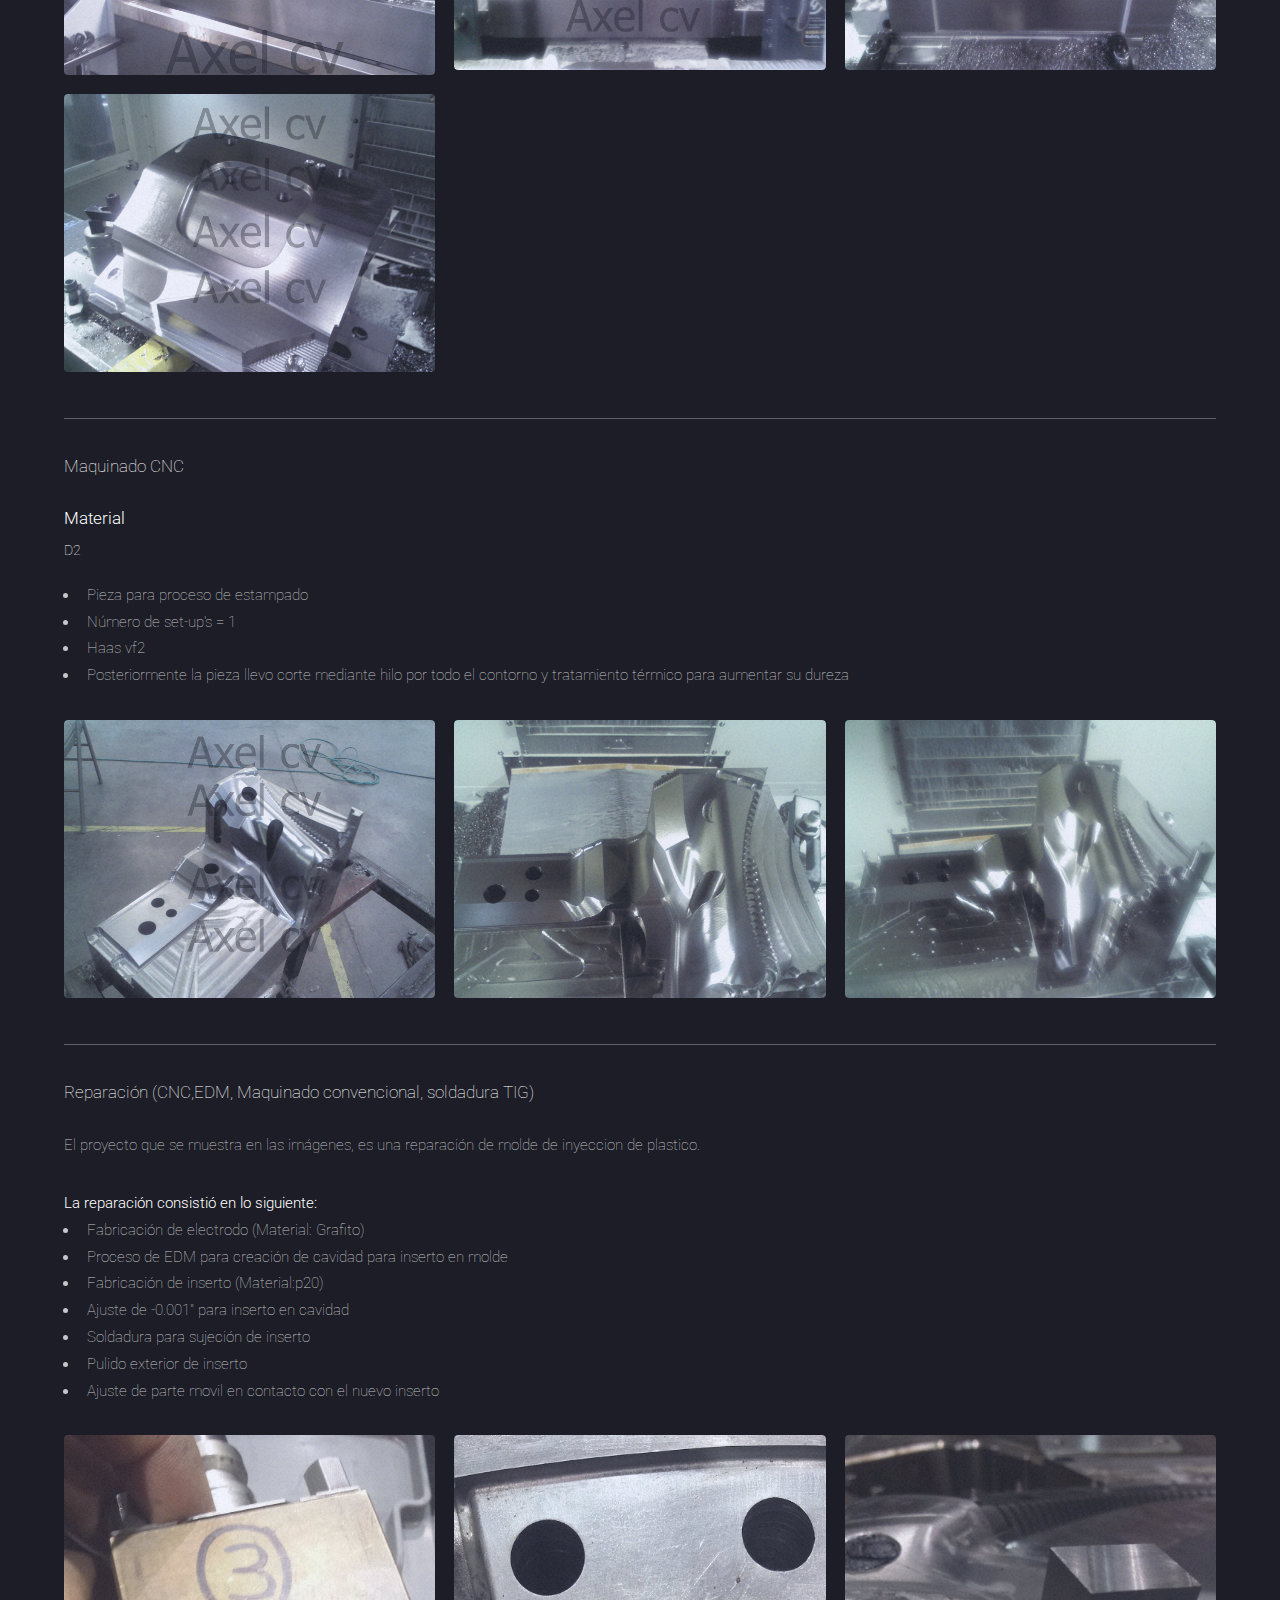
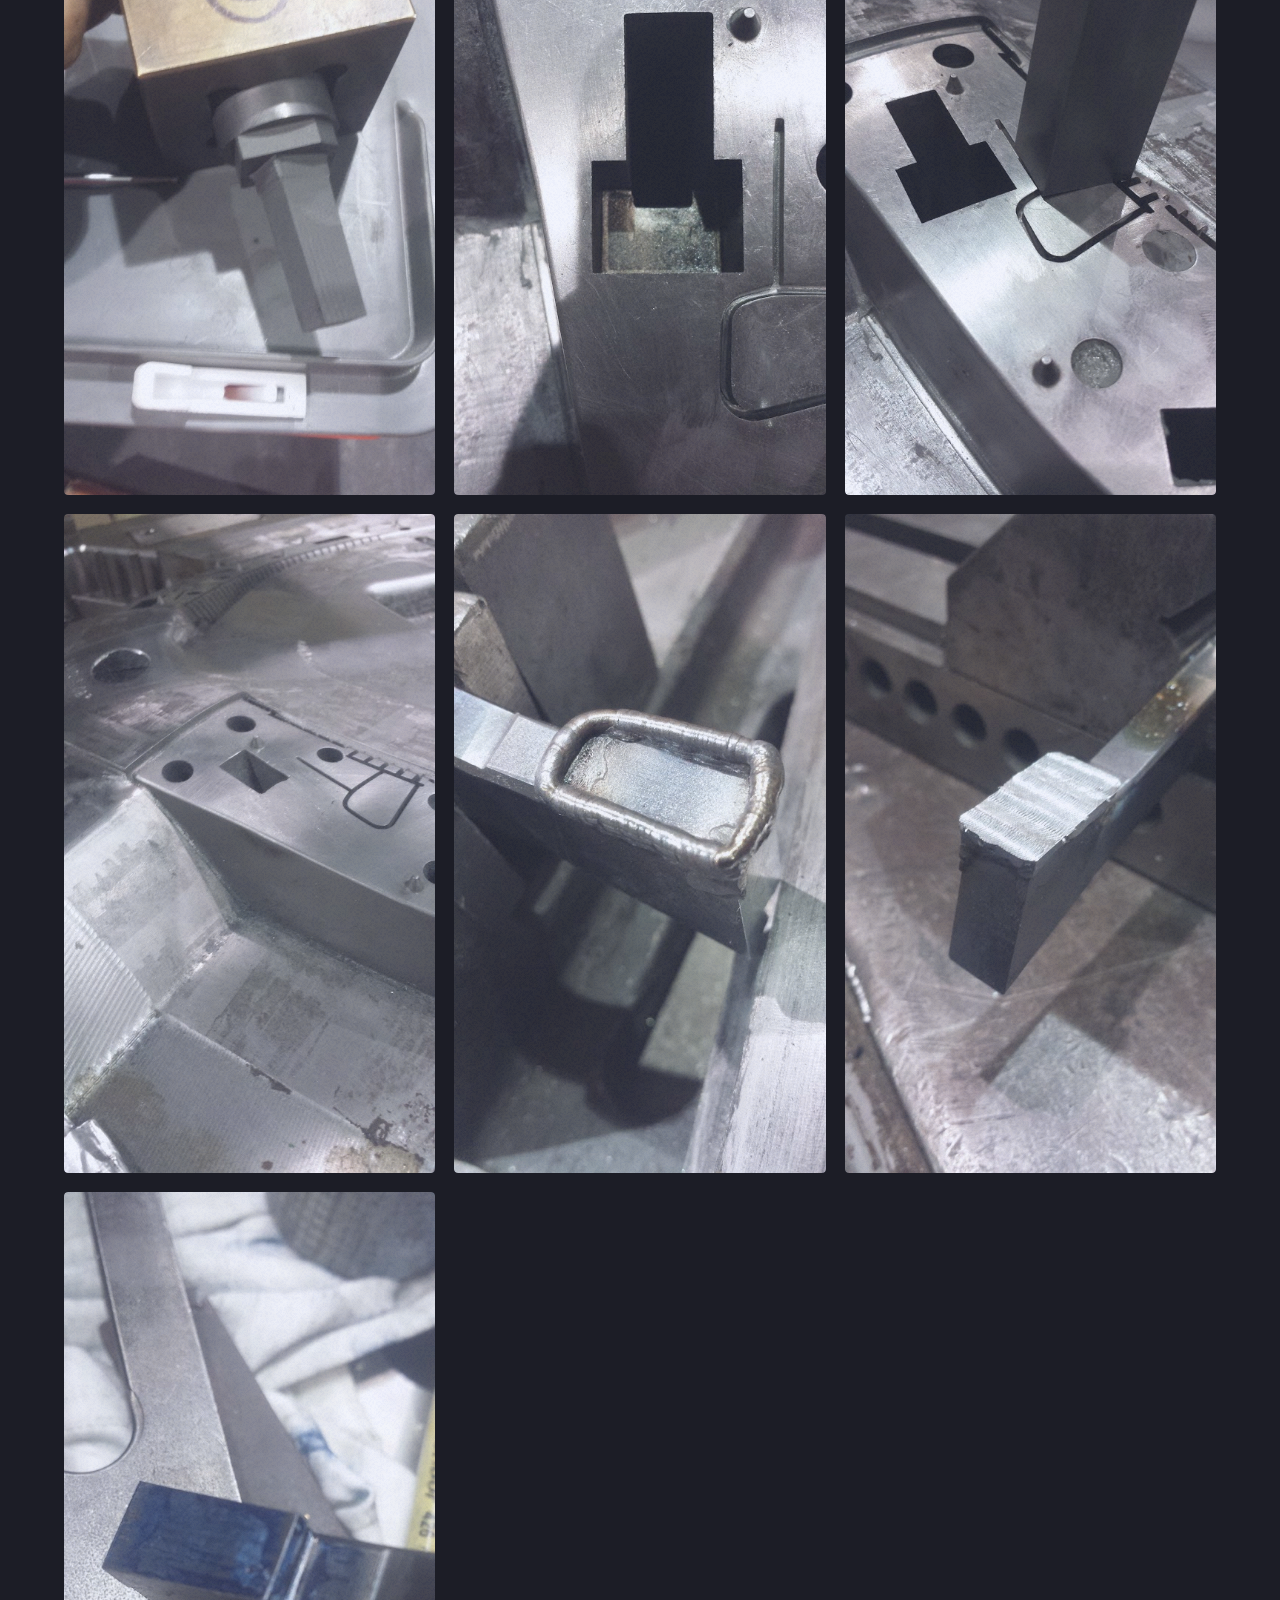
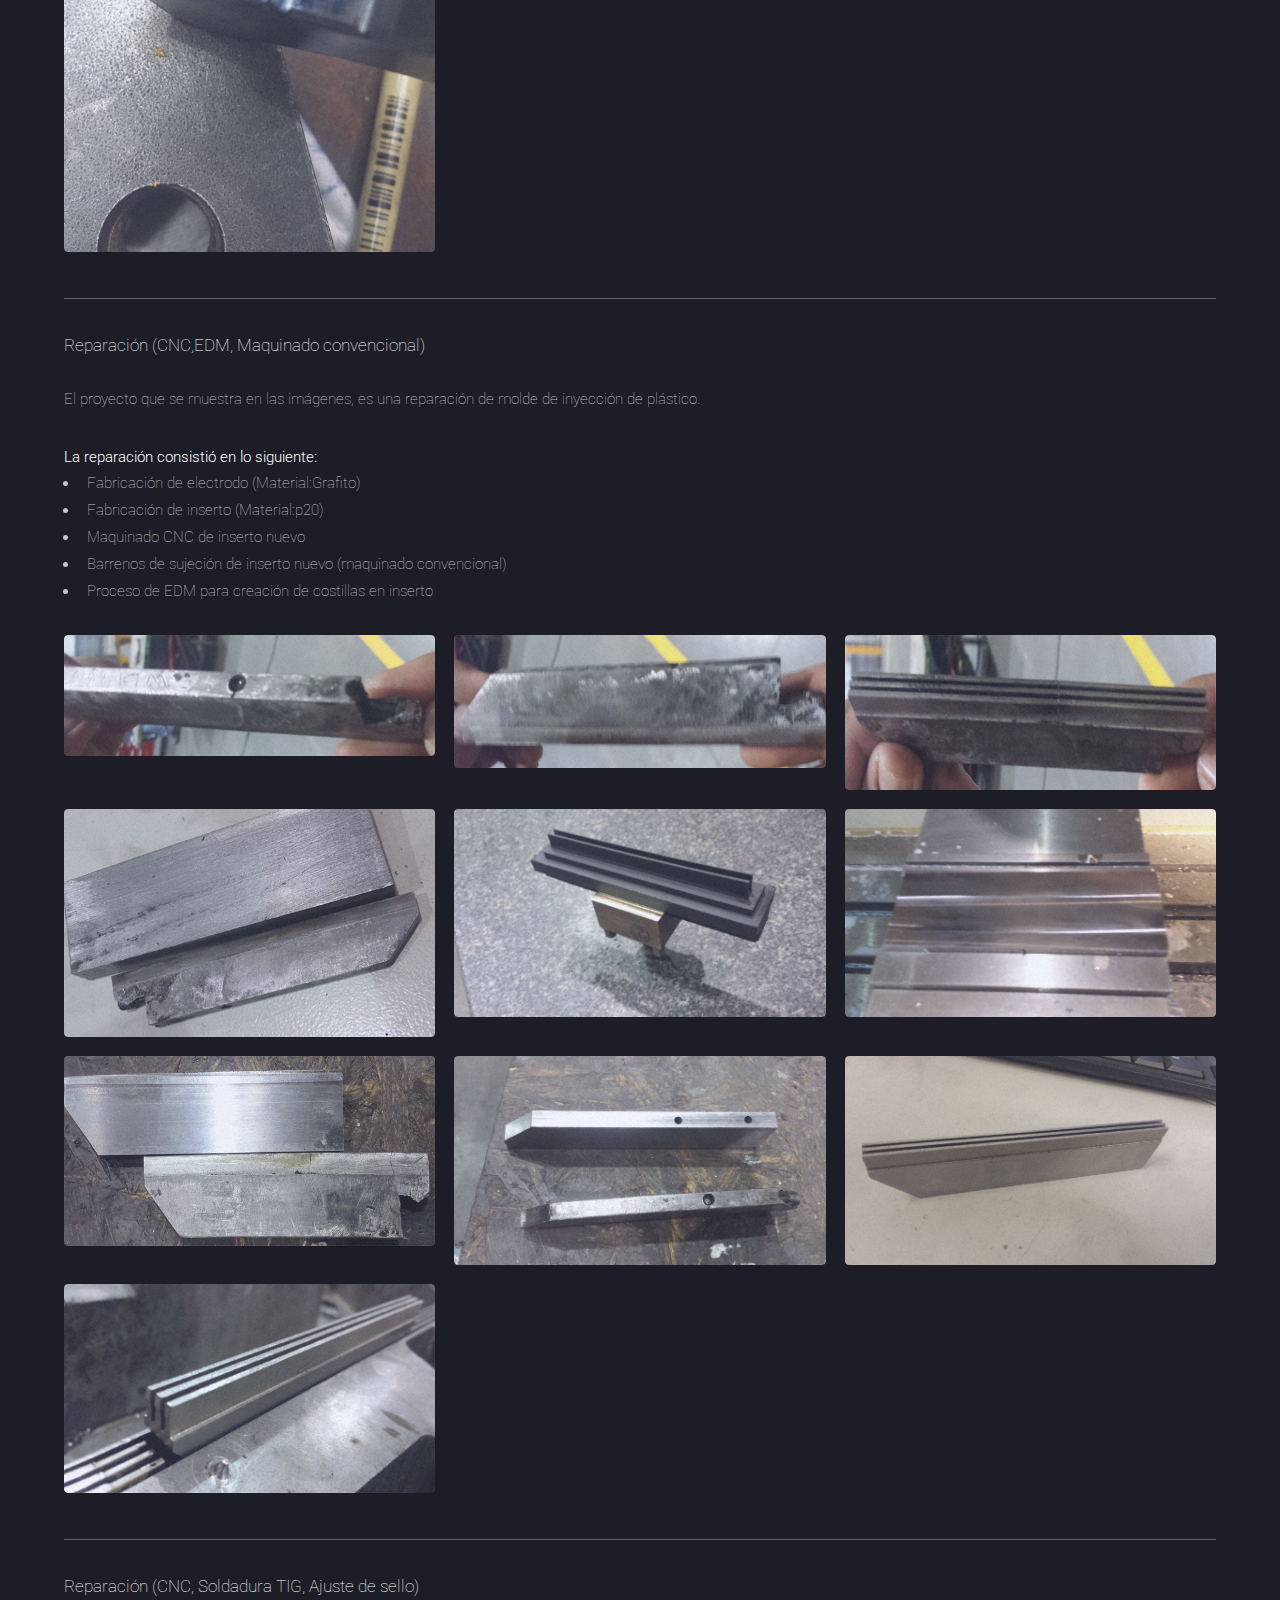
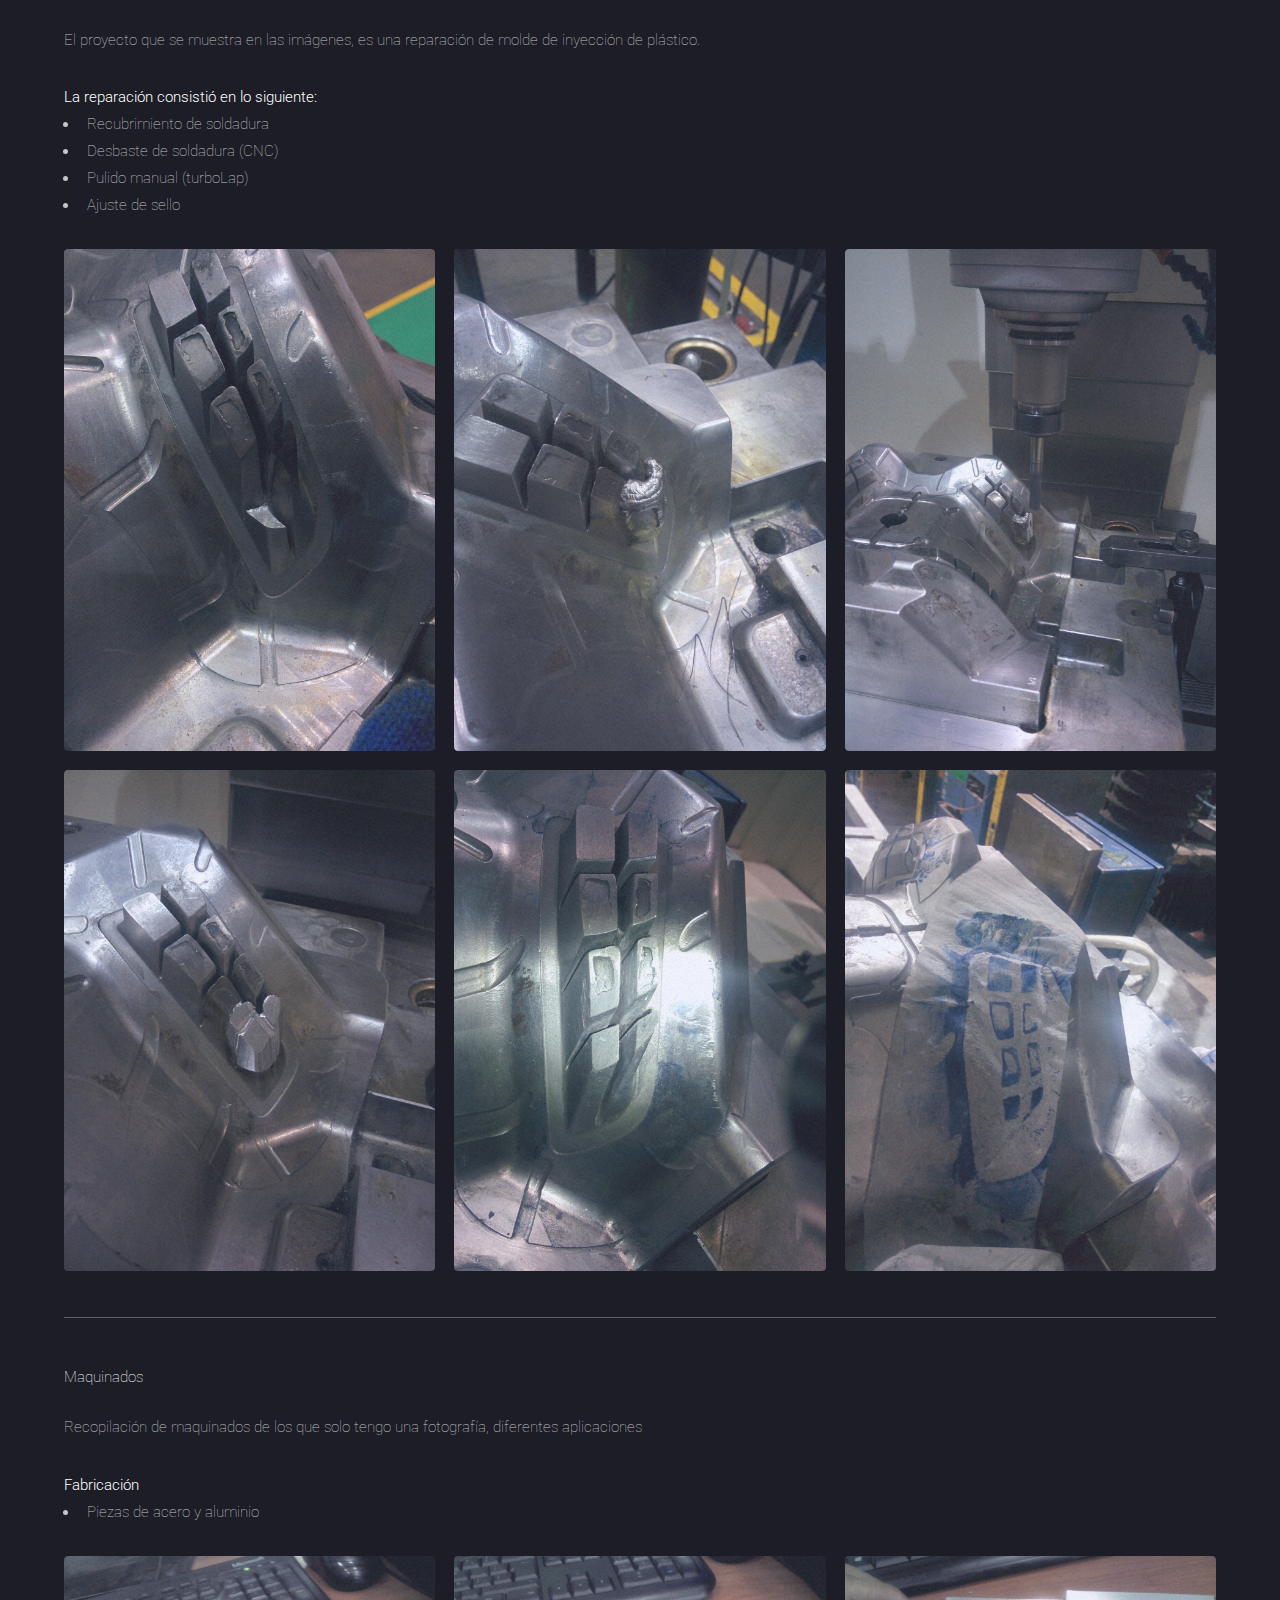
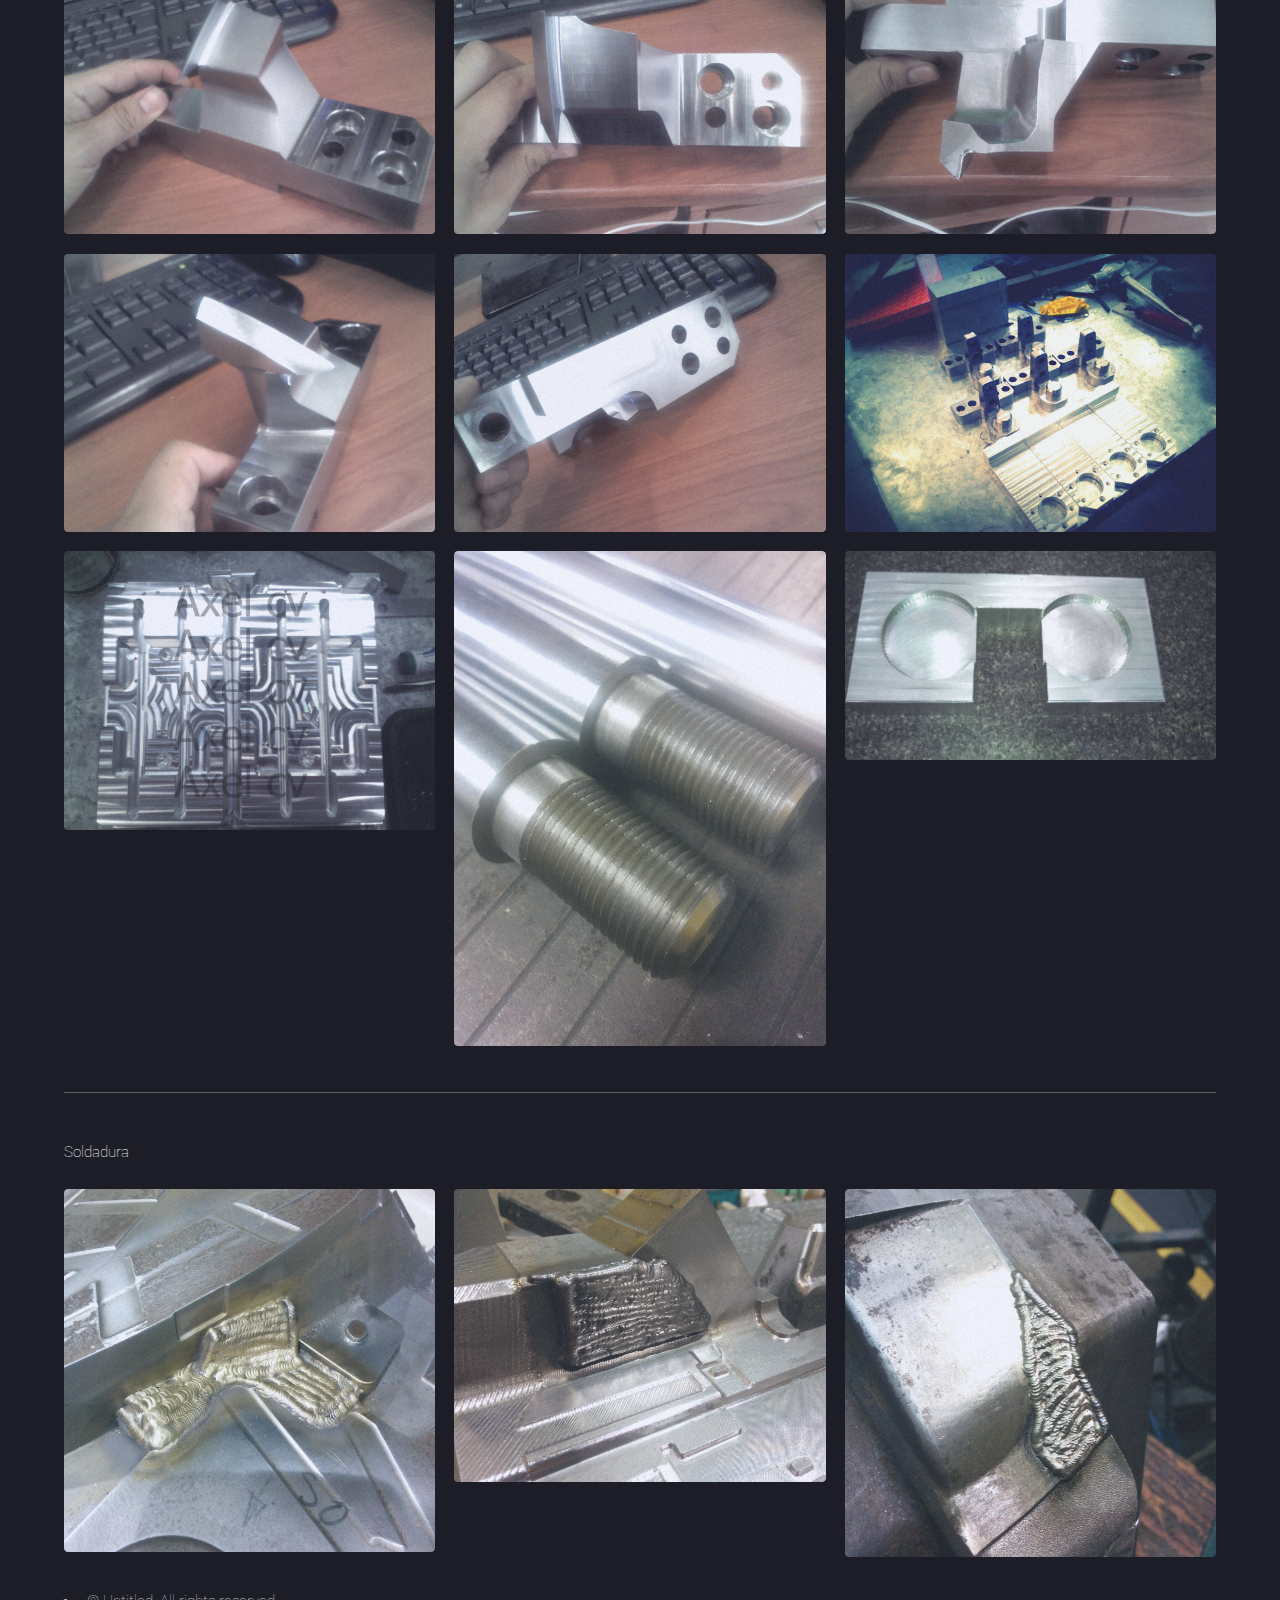
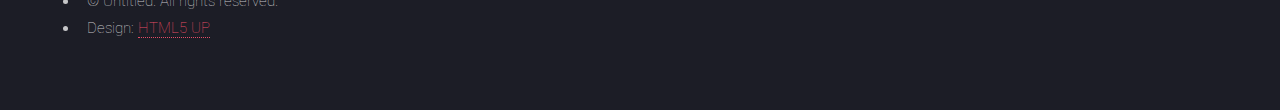
<file: reconocimientos.html>
<!DOCTYPE HTML>
<!--
	Landed by HTML5 UP
	html5up.net | @ajlkn
	Free for personal and commercial use under the CCA 3.0 license (html5up.net/license)
-->
<html>
	<head>
		<title>CAD/CAM</title>
		<meta charset="utf-8" />
		<meta name="viewport" content="width=device-width, initial-scale=1, user-scalable=no" />
		<link rel="stylesheet" href="assets/css/main.css" />
		<noscript><link rel="stylesheet" href="assets/css/noscript.css" /></noscript>
	</head>
	<body class="is-preload">
		<div id="page-wrapper">

			<!-- Header -->
				<header id="header">
					<h1 id="logo"><a href="index.html">Volver a inicio</a></h1>
					
				</header>

			<!-- Main -->
				<div id="main" class="wrapper style1">
					<div class="container">
						<header class="major">
							<h2>CAD/CAM</h2>
							<p>Galería de imágenes</p>
							
						</header>
						<section id="content">
								<a href="#" class="image fit"><img src="images/cad.jpg" alt="" /></a>
							
						</section>
						<!-- Text -->
							<section>
								<h3>Diseño y maquinado industrial</h3>
								<p><strong>CAD (Computer Aided Design)</strong>
								El diseño asistido por computadora se basa en diferentes técnicas del área de graficación,  
								desde las primitivas básicas como los algoritmos para crear líneas, puntos y figuras geométricas simples, 
								hasta la construcción de representaciones 3D en espacios de dos dimensiones (como lo es el monitor de la computadora), 
								además se han incorporado módulos para la simulación virtual de procesos, añadiendo movimiento a los componentes y módulos 
								que utilizan técnicas de renderizado avanzadas. Su principal aplicación ha sido en el área de desarrollo industrial.
								</p>
								<br>
								<p><strong>CAM (Computer Aided Manufacturing)</strong>
								La fabricación asistida por computadora está basada también en el área de graficación, solo que esta técnica se relacionada 
								directamente con maquinaria industrial con el fin de facilitar y automatizar procesos.
								</p>


					

								<hr />

								<header>
									<h3></h3>
									<p>Maquinado CNC</p>
								</header>
								<p>Los trabajos que se encuentran en la galería no son necesariamente los mejores que he realizado, aunque me hubiera gustado que así fuera, 
								estos son solamente algunos a los que por alguna razón les tome una fotografía en su momento.</p>
</p>
								<header>
									<h4>Material</h4>
									<p>D2 </p>
									<ul>
										<li>Pieza para proceso de estampado</li>
										<li>Número de set-up's = 3</li>
										<li>Haas vf2</li>
										
										

									</ul>
									
								</header>
								<p></p>

								

								
						<!-- Image -->
							<section>
								
								<div class="box alt">
									<div class="row gtr-50 gtr-uniform">
										
										<div class="col-4 col-6-xsmall"><span class="image fit"><img src="images/pppprimero.jpg" alt="" /></span></div>
										<div class="col-4 col-6-xsmall"><span class="image fit"><img src="images/segundo.png" alt="" /></span></div>
										<div class="col-4 col-6-xsmall"><span class="image fit"><img src="images/tercero.png" alt="" /></span></div>
										<div class="col-4 col-6-xsmall"><span class="image fit"><img src="images/cuarto.png" alt="" /></span></div>
										
										
									</div>
								</div>

								<hr />

								<header>
										<h3></h3>
										<p>Maquinado CNC</p>
										<h4>Material</h4>
										<p>D2</p>
									</header>
								
								
									<ul>
										<li>Pieza para proceso de estampado</li>
										<li>Número de set-up's = 1</li>
										<li>Haas vf2</li>
										<li>Posteriormente la pieza llevo corte mediante hilo por todo el contorno y tratamiento térmico para aumentar su dureza </li>
										
										

									</ul>
									
									
								


									<div class="box alt">
											<div class="row gtr-50 gtr-uniform">
												
												
												<div class="col-4 col-6-xsmall"><span class="image fit"><img src="images/est2.png" alt="" /></span></div>
												<div class="col-4 col-6-xsmall"><span class="image fit"><img src="images/tt1.jpg" alt="" /></span></div>
												<div class="col-4 col-6-xsmall"><span class="image fit"><img src="images/tt2.jpg" alt="" /></span></div>
												
												
												
											</div>
									</div>
									<hr />
									<header>
											<h3></h3>
											<p>Reparación  (CNC,EDM, Maquinado convencional, soldadura TIG) </p>
										</header>
										<p>El proyecto que se muestra en las imágenes, es una reparación de molde de inyeccion de plastico.</p>
										<header>
											<strong>La reparación consistió en lo siguiente:</strong>
											
											<ul>
												<li>Fabricación de electrodo (Material: Grafito)</li>
												<li>Proceso de EDM para creación de cavidad para inserto en molde </li>
												<li>Fabricación de inserto (Material:p20)  </li>
												<li>Ajuste de -0.001" para inserto en cavidad</li>
												<li>Soldadura para sujeción de inserto </li>
												<li>Pulido exterior de inserto </li>
												<li>Ajuste de parte movil en contacto con el nuevo inserto </li>
		
											</ul>
											
										</header>
										<p></p>
		
										
		
										
								<!-- Image -->
									<section>
										
										<div class="box alt">
											<div class="row gtr-50 gtr-uniform">
												
												<div class="col-4 col-6-xsmall"><span class="image fit"><img src="images/ele1.jpg" alt="" /></span></div>
												<div class="col-4 col-6-xsmall"><span class="image fit"><img src="images/ele2.jpg" alt="" /></span></div>
												<div class="col-4 col-6-xsmall"><span class="image fit"><img src="images/ele3.jpg" alt="" /></span></div>
												<div class="col-4 col-6-xsmall"><span class="image fit"><img src="images/ele4.jpg" alt="" /></span></div>
												<div class="col-4 col-6-xsmall"><span class="image fit"><img src="images/ele7.jpg" alt="" /></span></div>
												<div class="col-4 col-6-xsmall"><span class="image fit"><img src="images/ele8.jpg" alt="" /></span></div>
												<div class="col-4 col-6-xsmall"><span class="image fit"><img src="images/ele9.jpg" alt="" /></span></div>
												
												
												
											</div>
										</div>
										<hr />
										<header>
												<h3></h3>
												<p>Reparación  (CNC,EDM, Maquinado convencional) </p>
											</header>
											<p>El proyecto que se muestra en las imágenes, es una reparación de molde de inyección de plástico.</p>
											<header>
												<strong>La reparación consistió en lo siguiente:</strong>
												
												<ul>
													
													<li>Fabricación de electrodo (Material:Grafito)</li>
													<li>Fabricación de inserto (Material:p20)  </li>
													<li>Maquinado CNC de inserto nuevo</li>
													<li>Barrenos de sujeción de inserto nuevo (maquinado convencional) </li>
													<li>Proceso de EDM para creación de costillas en inserto  </li>
			
												</ul>
												
											</header>
											<p></p>
			
											
			
											
									<!-- Image -->
										<section>
											
											<div class="box alt">
												<div class="row gtr-50 gtr-uniform">
													
													<div class="col-4 col-6-xsmall"><span class="image fit"><img src="images/repa12.jpg" alt="" /></span></div>
													<div class="col-4 col-6-xsmall"><span class="image fit"><img src="images/repa13.jpg" alt="" /></span></div>
													<div class="col-4 col-6-xsmall"><span class="image fit"><img src="images/repa14.jpg" alt="" /></span></div>
													<div class="col-4 col-6-xsmall"><span class="image fit"><img src="images/repa15.jpg" alt="" /></span></div>
													<div class="col-4 col-6-xsmall"><span class="image fit"><img src="images/repa5.jpg" alt="" /></span></div>
													<div class="col-4 col-6-xsmall"><span class="image fit"><img src="images/repa6.jpg" alt="" /></span></div>
													<div class="col-4 col-6-xsmall"><span class="image fit"><img src="images/repa16.jpg" alt="" /></span></div>
													<div class="col-4 col-6-xsmall"><span class="image fit"><img src="images/repa8.jpg" alt="" /></span></div>
													<div class="col-4 col-6-xsmall"><span class="image fit"><img src="images/repa9.jpg" alt="" /></span></div>
													<div class="col-4 col-6-xsmall"><span class="image fit"><img src="images/repa10.jpg" alt="" /></span></div>
													
													
													
												</div>
											</div>




											<hr />
											
											
											<header>
												<h3></h3>
												<p>Reparación  (CNC, Soldadura TIG, Ajuste de sello) </p>
											</header>
											<p>El proyecto que se muestra en las imágenes, es una reparación de molde de inyección de plástico.</p>
											<header>
												<strong>La reparación consistió en lo siguiente:</strong>
												
												<ul>
													
													<li>Recubrimiento de soldadura</li>
													<li>Desbaste de soldadura (CNC) </li>
													<li>Pulido manual (turboLap) </li>
													<li>Ajuste de sello </li>
													
			
												</ul>
												
											</header>
											<p></p>
											
											<!-- Image -->
										<section>
											
											<div class="box alt">
												<div class="row gtr-50 gtr-uniform">
													
													<div class="col-4 col-6-xsmall"><span class="image fit"><img src="images/r1.jpg" alt="" /></span></div>
													<div class="col-4 col-6-xsmall"><span class="image fit"><img src="images/r2.jpg" alt="" /></span></div>
													<div class="col-4 col-6-xsmall"><span class="image fit"><img src="images/r3.jpg" alt="" /></span></div>
													<div class="col-4 col-6-xsmall"><span class="image fit"><img src="images/r4.jpg" alt="" /></span></div>
													<div class="col-4 col-6-xsmall"><span class="image fit"><img src="images/r5.jpg" alt="" /></span></div>
													<div class="col-4 col-6-xsmall"><span class="image fit"><img src="images/r6.jpg" alt="" /></span></div>
													
													
													
												</div>
											</div>
											
											
											<hr/>
											
											<header>
													
													<p>Maquinados </p>
												</header>
												<p>Recopilación de maquinados de los que solo tengo una fotografía, diferentes aplicaciones </p>
												<header>
													<strong>Fabricación</strong>
													
													<ul>
														<li>Piezas de acero y aluminio</li>
														
											
				
													</ul>
													
												</header>
												<p></p>
				
												
				
												
										<!-- Image -->
											<section>
												
												<div class="box alt">
													<div class="row gtr-50 gtr-uniform">
													<div class="col-4 col-6-xsmall"><span class="image fit"><img src="images/m1.jpg" alt="" /></span></div>	
													<div class="col-4 col-6-xsmall"><span class="image fit"><img src="images/m2.jpg" alt="" /></span></div>
													<div class="col-4 col-6-xsmall"><span class="image fit"><img src="images/m3.jpg" alt="" /></span></div>
													<div class="col-4 col-6-xsmall"><span class="image fit"><img src="images/m4.jpg" alt="" /></span></div>
													<div class="col-4 col-6-xsmall"><span class="image fit"><img src="images/m5.jpg" alt="" /></span></div>
													<div class="col-4 col-6-xsmall"><span class="image fit"><img src="images/muchas1.jpg" alt="" /></span></div>
													<div class="col-4 col-6-xsmall"><span class="image fit"><img src="images/muchas3.png" alt="" /></span></div>
													<div class="col-4 col-6-xsmall"><span class="image fit"><img src="images/muchas4.jpg" alt="" /></span></div>
													<div class="col-4 col-6-xsmall"><span class="image fit"><img src="images/muchas 5.jpg" alt="" /></span></div>
														
														
													</div>
												</div>
												
												<hr/>
											
											<header>
												
												<p>Soldadura </p>
											</header>
												
												<section>
												
												<div class="box alt">
													<div class="row gtr-50 gtr-uniform">
												<div class="col-4 col-6-xsmall"><span class="image fit"><img src="images/ss1.jpg" alt="" /></span></div>
												<div class="col-4 col-6-xsmall"><span class="image fit"><img src="images/ss2.jpg" alt="" /></span></div>
												<div class="col-4 col-6-xsmall"><span class="image fit"><img src="images/ss3.jpg" alt="" /></span></div>
													</div>
												</div>
												
	


								
					<ul class="copyright">
						<li>&copy; Untitled. All rights reserved.</li><li>Design: <a href="http://html5up.net">HTML5 UP</a></li>
					</ul>
				</footer>

		</div>

		<!-- Scripts -->
			<script src="assets/js/jquery.min.js"></script>
			<script src="assets/js/jquery.scrolly.min.js"></script>
			<script src="assets/js/jquery.dropotron.min.js"></script>
			<script src="assets/js/jquery.scrollex.min.js"></script>
			<script src="assets/js/browser.min.js"></script>
			<script src="assets/js/breakpoints.min.js"></script>
			<script src="assets/js/util.js"></script>
			<script src="assets/js/main.js"></script>

	</body>
</html>
</file>
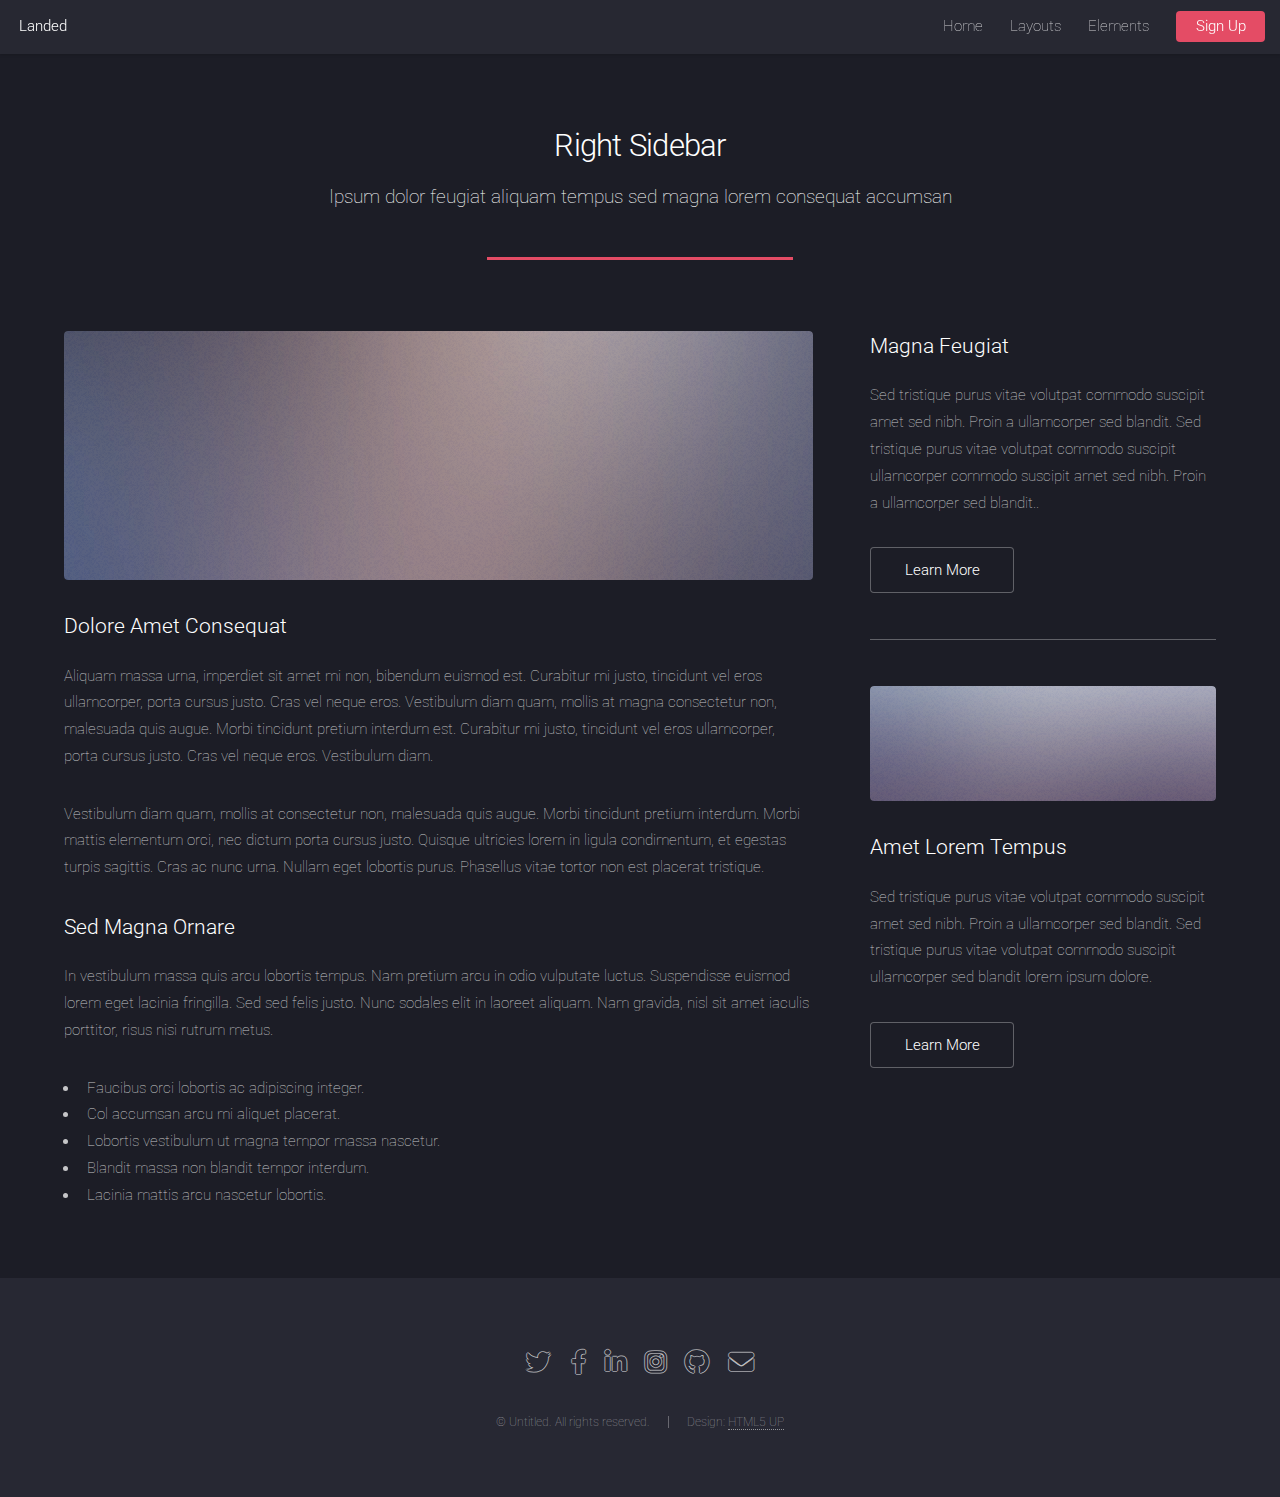
<file: right-sidebar.html>
<!DOCTYPE HTML>
<!--
	Landed by HTML5 UP
	html5up.net | @ajlkn
	Free for personal and commercial use under the CCA 3.0 license (html5up.net/license)
-->
<html>
	<head>
		<title>Right Sidebar - Landed by HTML5 UP</title>
		<meta charset="utf-8" />
		<meta name="viewport" content="width=device-width, initial-scale=1, user-scalable=no" />
		<link rel="stylesheet" href="assets/css/main.css" />
		<noscript><link rel="stylesheet" href="assets/css/noscript.css" /></noscript>
	</head>
	<body class="is-preload">
		<div id="page-wrapper">

			<!-- Header -->
				<header id="header">
					<h1 id="logo"><a href="index.html">Landed</a></h1>
					<nav id="nav">
						<ul>
							<li><a href="index.html">Home</a></li>
							<li>
								<a href="#">Layouts</a>
								<ul>
									<li><a href="left-sidebar.html">Left Sidebar</a></li>
									<li><a href="right-sidebar.html">Right Sidebar</a></li>
									<li><a href="no-sidebar.html">No Sidebar</a></li>
									<li>
										<a href="#">Submenu</a>
										<ul>
											<li><a href="#">Option 1</a></li>
											<li><a href="#">Option 2</a></li>
											<li><a href="#">Option 3</a></li>
											<li><a href="#">Option 4</a></li>
										</ul>
									</li>
								</ul>
							</li>
							<li><a href="elements.html">Elements</a></li>
							<li><a href="#" class="button primary">Sign Up</a></li>
						</ul>
					</nav>
				</header>

			<!-- Main -->
				<div id="main" class="wrapper style1">
					<div class="container">
						<header class="major">
							<h2>Right Sidebar</h2>
							<p>Ipsum dolor feugiat aliquam tempus sed magna lorem consequat accumsan</p>
						</header>
						<div class="row gtr-150">
							<div class="col-8 col-12-medium">

								<!-- Content -->
									<section id="content">
										<a href="#" class="image fit"><img src="images/pic06.jpg" alt="" /></a>
										<h3>Dolore Amet Consequat</h3>
										<p>Aliquam massa urna, imperdiet sit amet mi non, bibendum euismod est. Curabitur mi justo, tincidunt vel eros ullamcorper, porta cursus justo. Cras vel neque eros. Vestibulum diam quam, mollis at magna consectetur non, malesuada quis augue. Morbi tincidunt pretium interdum est. Curabitur mi justo, tincidunt vel eros ullamcorper, porta cursus justo. Cras vel neque eros. Vestibulum diam.</p>
										<p>Vestibulum diam quam, mollis at consectetur non, malesuada quis augue. Morbi tincidunt pretium interdum. Morbi mattis elementum orci, nec dictum porta cursus justo. Quisque ultricies lorem in ligula condimentum, et egestas turpis sagittis. Cras ac nunc urna. Nullam eget lobortis purus. Phasellus vitae tortor non est placerat tristique.</p>
										<h3>Sed Magna Ornare</h3>
										<p>In vestibulum massa quis arcu lobortis tempus. Nam pretium arcu in odio vulputate luctus. Suspendisse euismod lorem eget lacinia fringilla. Sed sed felis justo. Nunc sodales elit in laoreet aliquam. Nam gravida, nisl sit amet iaculis porttitor, risus nisi rutrum metus.</p>
										<ul>
											<li>Faucibus orci lobortis ac adipiscing integer.</li>
											<li>Col accumsan arcu mi aliquet placerat.</li>
											<li>Lobortis vestibulum ut magna tempor massa nascetur.</li>
											<li>Blandit massa non blandit tempor interdum.</li>
											<li>Lacinia mattis arcu nascetur lobortis.</li>
										</ul>
									</section>

							</div>
							<div class="col-4 col-12-medium">

								<!-- Sidebar -->
									<section id="sidebar">
										<section>
											<h3>Magna Feugiat</h3>
											<p>Sed tristique purus vitae volutpat commodo suscipit amet sed nibh. Proin a ullamcorper sed blandit. Sed tristique purus vitae volutpat commodo suscipit ullamcorper commodo suscipit amet sed nibh. Proin a ullamcorper sed blandit..</p>
											<footer>
												<ul class="actions">
													<li><a href="#" class="button">Learn More</a></li>
												</ul>
											</footer>
										</section>
										<hr />
										<section>
											<a href="#" class="image fit"><img src="images/pic07.jpg" alt="" /></a>
											<h3>Amet Lorem Tempus</h3>
											<p>Sed tristique purus vitae volutpat commodo suscipit amet sed nibh. Proin a ullamcorper sed blandit. Sed tristique purus vitae volutpat commodo suscipit ullamcorper sed blandit lorem ipsum dolore.</p>
											<footer>
												<ul class="actions">
													<li><a href="#" class="button">Learn More</a></li>
												</ul>
											</footer>
										</section>
									</section>

							</div>
						</div>
					</div>
				</div>

			<!-- Footer -->
				<footer id="footer">
					<ul class="icons">
						<li><a href="#" class="icon brands alt fa-twitter"><span class="label">Twitter</span></a></li>
						<li><a href="#" class="icon brands alt fa-facebook-f"><span class="label">Facebook</span></a></li>
						<li><a href="#" class="icon brands alt fa-linkedin-in"><span class="label">LinkedIn</span></a></li>
						<li><a href="#" class="icon brands alt fa-instagram"><span class="label">Instagram</span></a></li>
						<li><a href="#" class="icon brands alt fa-github"><span class="label">GitHub</span></a></li>
						<li><a href="#" class="icon solid alt fa-envelope"><span class="label">Email</span></a></li>
					</ul>
					<ul class="copyright">
						<li>&copy; Untitled. All rights reserved.</li><li>Design: <a href="http://html5up.net">HTML5 UP</a></li>
					</ul>
				</footer>

		</div>

		<!-- Scripts -->
			<script src="assets/js/jquery.min.js"></script>
			<script src="assets/js/jquery.scrolly.min.js"></script>
			<script src="assets/js/jquery.dropotron.min.js"></script>
			<script src="assets/js/jquery.scrollex.min.js"></script>
			<script src="assets/js/browser.min.js"></script>
			<script src="assets/js/breakpoints.min.js"></script>
			<script src="assets/js/util.js"></script>
			<script src="assets/js/main.js"></script>

	</body>
</html>
</file>
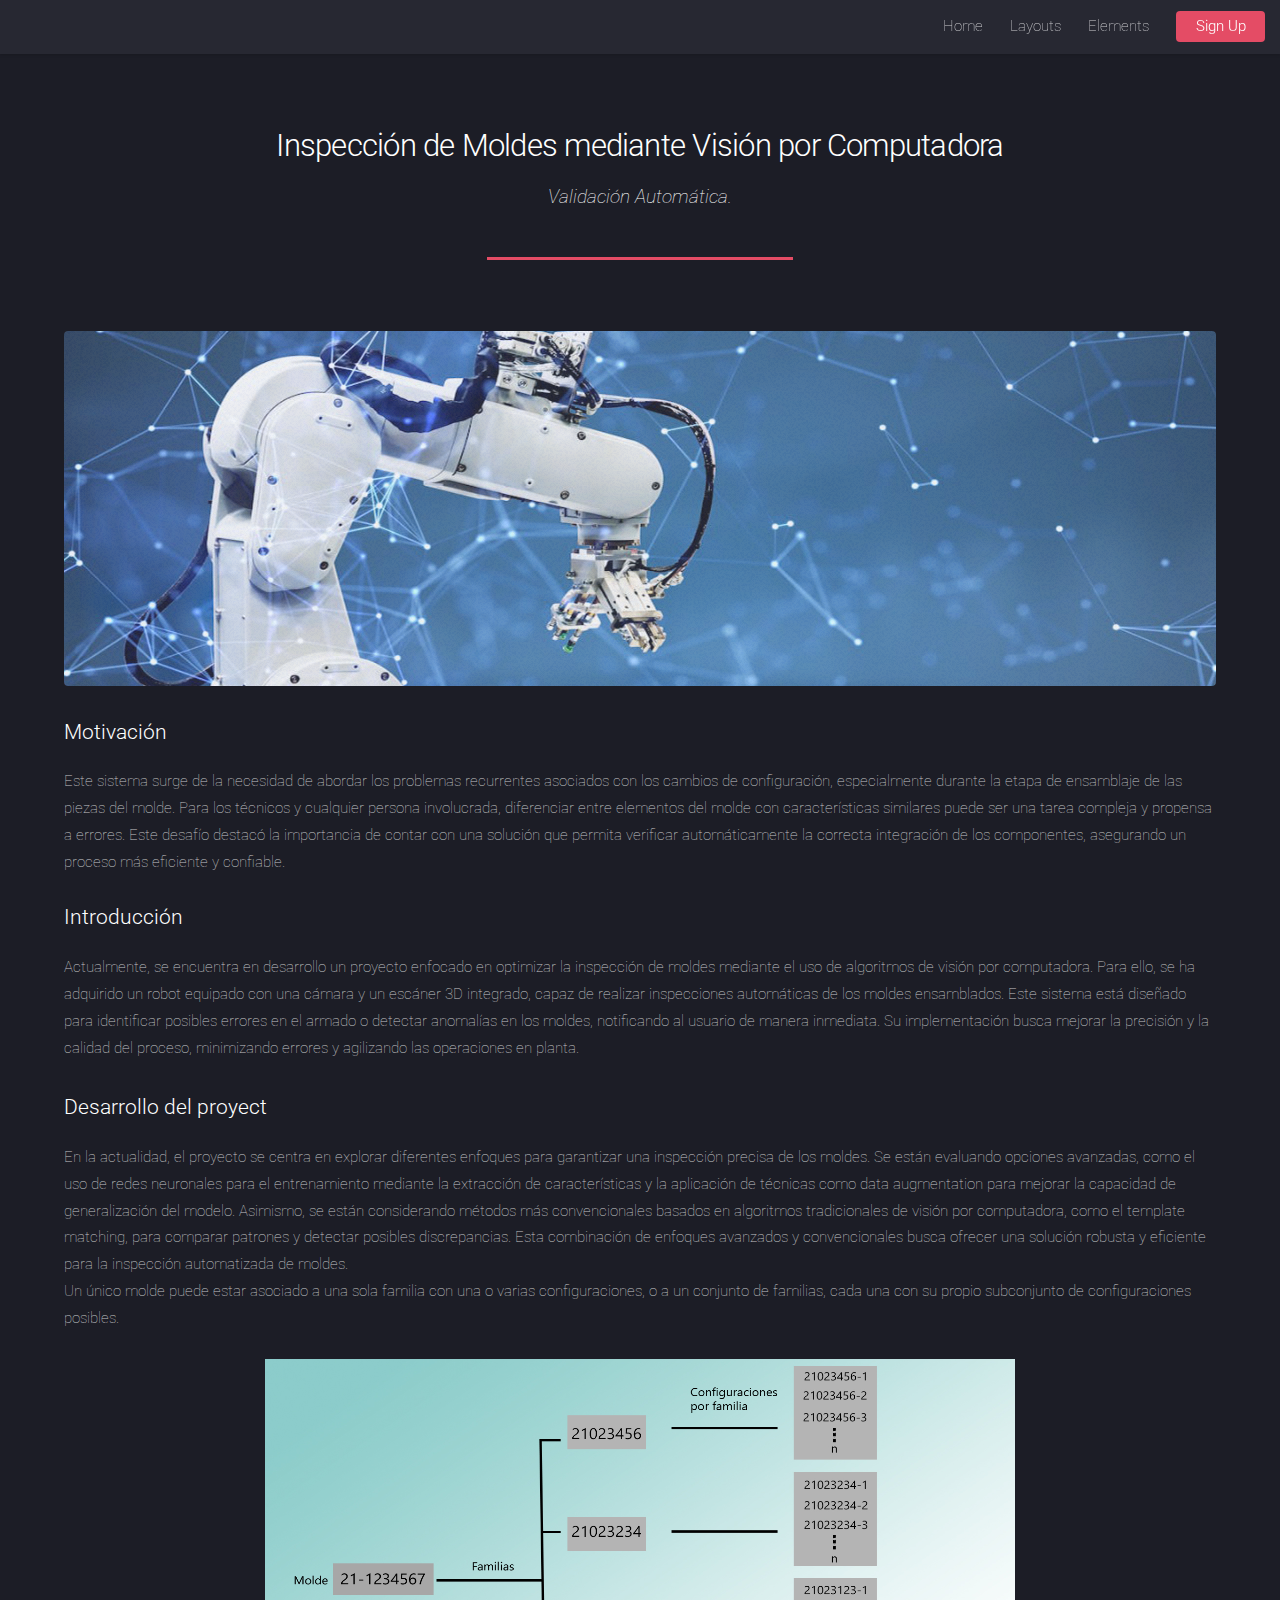
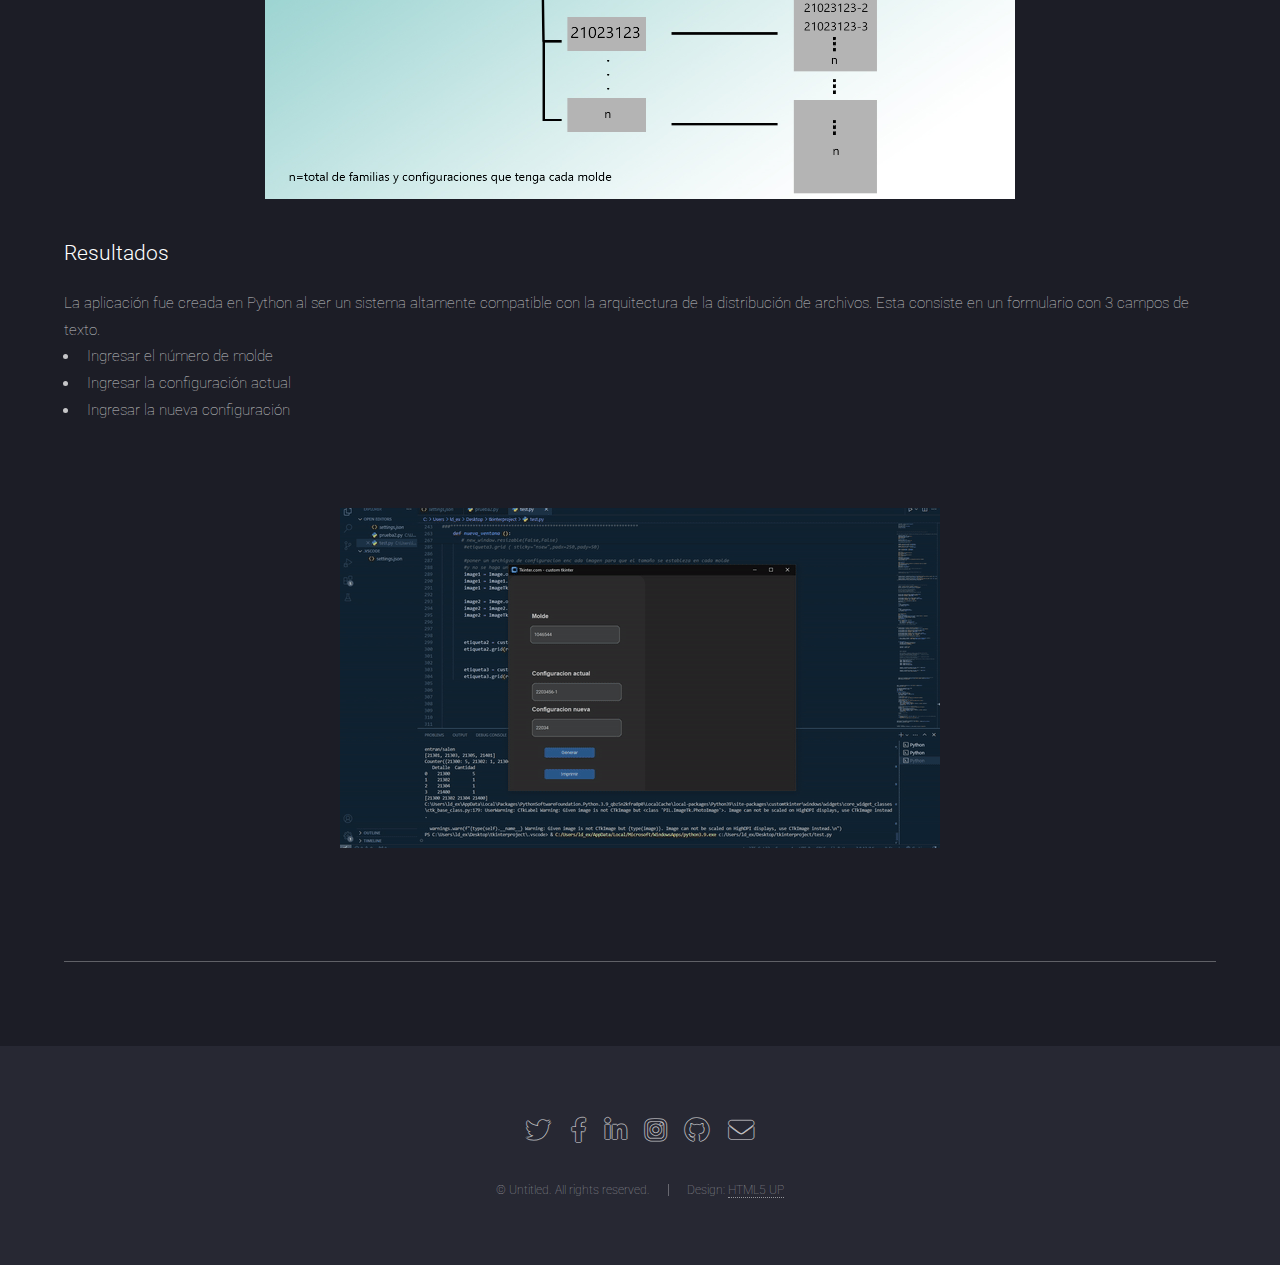
<file: robot.html>
<!DOCTYPE HTML>
<!--
	Landed by HTML5 UP
	html5up.net | @ajlkn
	Free for personal and commercial use under the CCA 3.0 license (html5up.net/license)
-->
<html>
	<head>
		<title>No Sidebar - Landed by HTML5 UP</title>
		<meta charset="utf-8" />
		<meta name="viewport" content="width=device-width, initial-scale=1, user-scalable=no" />
		<link rel="stylesheet" href="assets/css/main.css" />
		<noscript><link rel="stylesheet" href="assets/css/noscript.css" /></noscript>
	</head>
	<body class="is-preload">
		<div id="page-wrapper">

			<!-- Header -->
				<header id="header">
					<h1 id="logo"><a href="index.html"></a></h1>
					<nav id="nav">
						<ul>
							<li><a href="index.html">Home</a></li>
							<li>
								<a href="#">Layouts</a>
								<ul>
									<li><a href="left-sidebar.html">Left Sidebar</a></li>
									<li><a href="right-sidebar.html">Right Sidebar</a></li>
									<li><a href="no-sidebar.html">No Sidebar</a></li>
									<li>
										<a href="#">Submenu</a>
										<ul>
											<li><a href="#">Option 1</a></li>
											<li><a href="#">Option 2</a></li>
											<li><a href="#">Option 3</a></li>
											<li><a href="#">Option 4</a></li>
										</ul>
									</li>
								</ul>
							</li>
							<li><a href="elements.html">Elements</a></li>
							<li><a href="#" class="button primary">Sign Up</a></li>
						</ul>
					</nav>
				</header>

			<!-- Main -->
				<div id="main" class="wrapper style1">
					<div class="container">
						<header class="major">
							<h2>Inspección de Moldes mediante Visión por Computadora</h2>
							<p><em>Validación Automática.</em></p>
						</header>

						<!-- Content -->
							<section id="content">
								<a href="#" class="image fit"><img src="images/robot3.jpg" alt="" /></a>
								<h3>Motivación </h3>
									Este sistema surge de la necesidad de abordar los problemas recurrentes asociados con los cambios de configuración, especialmente durante la etapa de ensamblaje de las piezas del molde. Para los técnicos y cualquier persona involucrada, diferenciar entre elementos del molde con características similares puede ser una tarea compleja y propensa a errores. Este desafío destacó la importancia de contar con una solución que permita verificar automáticamente la correcta integración de los componentes, asegurando un proceso más eficiente y confiable.







									<br><br>
						
								<h3>Introducción </h3>
									
								<p>
								     Actualmente, se encuentra en desarrollo un proyecto enfocado en optimizar la inspección de moldes mediante el uso de algoritmos de visión por computadora. Para ello, se ha adquirido un robot equipado con una cámara y un escáner 3D integrado, capaz de realizar inspecciones automáticas de los moldes ensamblados.

Este sistema está diseñado para identificar posibles errores en el armado o detectar anomalías en los moldes, notificando al usuario de manera inmediata. Su implementación busca mejorar la precisión y la calidad del proceso, minimizando errores y agilizando las operaciones en planta.
								</p>
								
								<h3>Desarrollo del proyect</h3>
									En la actualidad, el proyecto se centra en explorar diferentes enfoques para garantizar una inspección precisa de los moldes. Se están evaluando opciones avanzadas, como el uso de redes neuronales para el entrenamiento mediante la extracción de características y la aplicación de técnicas como data augmentation para mejorar la capacidad de generalización del modelo.

Asimismo, se están considerando métodos más convencionales basados en algoritmos tradicionales de visión por computadora, como el template matching, para comparar patrones y detectar posibles discrepancias. Esta combinación de enfoques avanzados y convencionales busca ofrecer una solución robusta y eficiente para la inspección automatizada de moldes.
							
							
									<br> Un único molde puede estar asociado a una sola familia con una o varias configuraciones, o a un conjunto de familias, cada una con su propio subconjunto de configuraciones posibles.
									<br><br>
								
								
			
									<p class="alimagen">
													<img src="images/moldesconfig.png" alt="neo" align="center" >
									</p>
									
									
									
									
									
									
									
									
									<h3>Resultados</h3>
									La aplicación fue creada en Python al ser un sistema altamente compatible con la arquitectura de la distribución de archivos.
									Esta consiste en un formulario con 3 campos de texto.<br>

									<ul>
									<li>Ingresar el número de molde</li>
									<li>Ingresar la configuración actual</li>
									<li>Ingresar la nueva configuración</li>

										
									</ul>
							
									<br><br>
									
										<p class="alimagen">
													<img src="images/app.gif" alt="neo" align="center" >
										</p>
											<br>
											
										
									
								

										</p>
										<hr>
									
									<style>
										.alimagen{
										   text-align: center;
										   height = "21";
  										   width = "21";
										}
										}
									</style>
									
										
								
								</ul>
							</section>

					</div>
				</div>

			<!-- Footer -->
				<footer id="footer">
					<ul class="icons">
						<li><a href="#" class="icon brands alt fa-twitter"><span class="label">Twitter</span></a></li>
						<li><a href="#" class="icon brands alt fa-facebook-f"><span class="label">Facebook</span></a></li>
						<li><a href="#" class="icon brands alt fa-linkedin-in"><span class="label">LinkedIn</span></a></li>
						<li><a href="#" class="icon brands alt fa-instagram"><span class="label">Instagram</span></a></li>
						<li><a href="#" class="icon brands alt fa-github"><span class="label">GitHub</span></a></li>
						<li><a href="#" class="icon solid alt fa-envelope"><span class="label">Email</span></a></li>
					</ul>
					<ul class="copyright">
						<li>&copy; Untitled. All rights reserved.</li><li>Design: <a href="http://html5up.net">HTML5 UP</a></li>
					</ul>
				</footer>

		</div>

		<!-- Scripts -->
			<script src="assets/js/jquery.min.js"></script>
			<script src="assets/js/jquery.scrolly.min.js"></script>
			<script src="assets/js/jquery.dropotron.min.js"></script>
			<script src="assets/js/jquery.scrollex.min.js"></script>
			<script src="assets/js/browser.min.js"></script>
			<script src="assets/js/breakpoints.min.js"></script>
			<script src="assets/js/util.js"></script>
			<script src="assets/js/main.js"></script>

	</body>
</html>
</file>
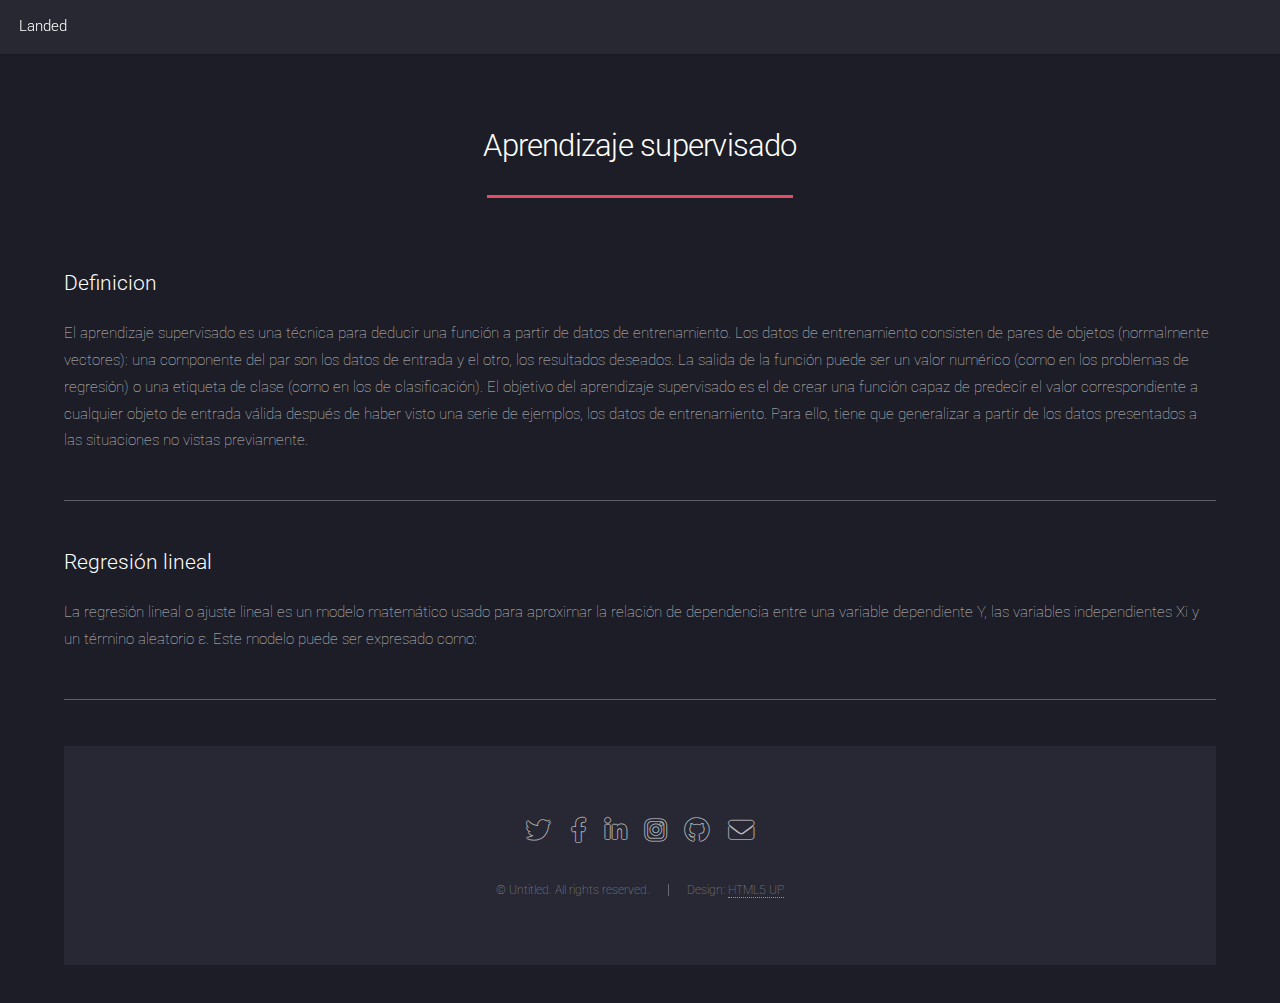
<file: sup.html>
<!DOCTYPE HTML>
<!--
	Landed by HTML5 UP
	html5up.net | @ajlkn
	Free for personal and commercial use under the CCA 3.0 license (html5up.net/license)
-->
<html>
	<head>
		<title>supervisado</title>
		<meta charset="utf-8" />
		<meta name="viewport" content="width=device-width, initial-scale=1, user-scalable=no" />
		<link rel="stylesheet" href="assets/css/main.css" />
		<noscript><link rel="stylesheet" href="assets/css/noscript.css" /></noscript>
	</head>
	<body class="is-preload">
		<div id="page-wrapper">

			<!-- Header -->
				<header id="header">
					<h1 id="logo"><a href="index.html">Landed</a></h1>
					<nav id="nav">
						
								
					</nav>
				</header>

			<!-- Main -->
				<div id="main" class="wrapper style1">
					<div class="container">
						<header class="major">
							<h2>Aprendizaje supervisado</h2>
							<p></p>
						</header>

						<!-- Text -->
							<section>
								<h3>Definicion</h3>
								<p>El aprendizaje supervisado es una técnica para deducir una función a partir de datos de entrenamiento. 
								Los datos de entrenamiento consisten de pares de objetos (normalmente vectores): una componente del par son los datos de entrada y el otro, los resultados deseados. La salida de la función puede ser un valor numérico (como en los problemas de regresión) o una etiqueta de clase (como en los de clasificación). El objetivo del aprendizaje supervisado es el de crear una función capaz de predecir el valor correspondiente a cualquier objeto de entrada válida después de haber visto una serie de ejemplos, los datos de entrenamiento. 
								Para ello, tiene que generalizar a partir de los datos presentados a las situaciones no vistas previamente.</p>

								<hr />

								<header>
									<h3>Regresión lineal</h3>
									
								</header>
									<p>La regresión lineal o ajuste lineal es un modelo matemático usado para aproximar la relación de dependencia entre una variable dependiente Y, las variables independientes Xi y un término aleatorio ε. Este modelo puede ser expresado como:</p>
								

								<hr />

								
								
							

							<!-- 	<h4>Regresión lineal simple</h4>
								<blockquote>Aqui dejo un enlace a un ejemplo de regresión lineal simple, donde se aborda la seleccion de variable y la validación
									del modelo.<br>
									
									<a href="https://github.com/axeluriben/axeluriben.github.io/blob/master/calentamiento.ipynb">Libreta python</a>

								</blockquote>

								<h4>Regresión lineal Multiple</h4>
								<blockquote>Enlace a un ejemplo de regresión lineal Multiple, donde se aborda la seleccion de variables y la validación
									del modelo.<br>
									
									<a href="https://github.com/axeluriben/axeluriben.github.io/blob/master/regression.ipynb">Libreta python</a>

								</blockquote> -->

								
			<!-- Footer -->
				<footer id="footer">
					<ul class="icons">
						<li><a href="#" class="icon brands alt fa-twitter"><span class="label">Twitter</span></a></li>
						<li><a href="#" class="icon brands alt fa-facebook-f"><span class="label">Facebook</span></a></li>
						<li><a href="#" class="icon brands alt fa-linkedin-in"><span class="label">LinkedIn</span></a></li>
						<li><a href="#" class="icon brands alt fa-instagram"><span class="label">Instagram</span></a></li>
						<li><a href="#" class="icon brands alt fa-github"><span class="label">GitHub</span></a></li>
						<li><a href="#" class="icon solid alt fa-envelope"><span class="label">Email</span></a></li>
					</ul>
					<ul class="copyright">
						<li>&copy; Untitled. All rights reserved.</li><li>Design: <a href="http://html5up.net">HTML5 UP</a></li>
					</ul>
				</footer>

		</div>

		<!-- Scripts -->
			<script src="assets/js/jquery.min.js"></script>
			<script src="assets/js/jquery.scrolly.min.js"></script>
			<script src="assets/js/jquery.dropotron.min.js"></script>
			<script src="assets/js/jquery.scrollex.min.js"></script>
			<script src="assets/js/browser.min.js"></script>
			<script src="assets/js/breakpoints.min.js"></script>
			<script src="assets/js/util.js"></script>
			<script src="assets/js/main.js"></script>

	</body>
</html>
</file>
<file: assets/css/noscript.css>
/*
	Landed by HTML5 UP
	html5up.net | @ajlkn
	Free for personal and commercial use under the CCA 3.0 license (html5up.net/license)
*/

/* Loader */

	body.landing.is-preload:before {
		display: none;
	}

	body.landing.is-preload:after {
		display: none;
	}
</file>
<file: assets/css/main.css>
@import url("fontawesome-all.min.css");
@import url("https://fonts.googleapis.com/css?family=Roboto:100,300,100italic,300italic");

/*
	Landed by HTML5 UP
	html5up.net | @ajlkn
	Free for personal and commercial use under the CCA 3.0 license (html5up.net/license)
*/

html, body, div, span, applet, object,
iframe, h1, h2, h3, h4, h5, h6, p, blockquote,
pre, a, abbr, acronym, address, big, cite,
code, del, dfn, em, img, ins, kbd, q, s, samp,
small, strike, strong, sub, sup, tt, var, b,
u, i, center, dl, dt, dd, ol, ul, li, fieldset,
form, label, legend, table, caption, tbody,
tfoot, thead, tr, th, td, article, aside,
canvas, details, embed, figure, figcaption,
footer, header, hgroup, menu, nav, output, ruby,
section, summary, time, mark, audio, video {
	margin: 0;
	padding: 0;
	border: 0;
	font-size: 100%;
	font: inherit;
	vertical-align: baseline;}

article, aside, details, figcaption, figure,
footer, header, hgroup, menu, nav, section {
	display: block;}

body {
	line-height: 1;
}

ol, ul {
	list-style: none;
}

blockquote, q {
	quotes: none;
}

	blockquote:before, blockquote:after, q:before, q:after {
		content: '';
		content: none;
	}

table {
	border-collapse: collapse;
	border-spacing: 0;
}

body {
	-webkit-text-size-adjust: none;
}

mark {
	background-color: transparent;
	color: inherit;
}

input::-moz-focus-inner {
	border: 0;
	padding: 0;
}

input, select, textarea {
	-moz-appearance: none;
	-webkit-appearance: none;
	-ms-appearance: none;
	appearance: none;
}

/* Basic */

	html {
		box-sizing: border-box;
	}

	*, *:before, *:after {
		box-sizing: inherit;
	}

	html, body {
		background: #1c1d26;
	}

	body.is-preload *, body.is-preload *:before, body.is-preload *:after {
		-moz-animation: none !important;
		-webkit-animation: none !important;
		-ms-animation: none !important;
		animation: none !important;
		-moz-transition: none !important;
		-webkit-transition: none !important;
		-ms-transition: none !important;
		transition: none !important;
	}

	body, input, select, textarea {
		color: rgba(255, 255, 255, 0.75);
		font-family: "Roboto", Helvetica, sans-serif;
		font-size: 15pt;
		font-weight: 100;
		line-height: 1.75em;
	}

	a {
		-moz-transition: border-color 0.2s ease-in-out, color 0.2s ease-in-out;
		-webkit-transition: border-color 0.2s ease-in-out, color 0.2s ease-in-out;
		-ms-transition: border-color 0.2s ease-in-out, color 0.2s ease-in-out;
		transition: border-color 0.2s ease-in-out, color 0.2s ease-in-out;
		border-bottom: dotted 1px;
		color: #e44c65;
		text-decoration: none;
	}

		a:hover {
			color: #e44c65 !important;
			border-bottom-color: transparent;
		}

	strong, b {
		color: #ffffff;
		font-weight: 300;
	}

	em, i {
		font-style: italic;
	}

	p {
		margin: 0 0 2em 0;
	}

	h1, h2, h3, h4, h5, h6 {
		color: #ffffff;
		font-weight: 300;
		line-height: 1em;
		margin: 0 0 1em 0;
	}

		h1 a, h2 a, h3 a, h4 a, h5 a, h6 a {
			color: inherit;
			border: 0;
		}

	h2 {
		font-size: 2em;
		line-height: 1.5em;
		letter-spacing: -0.025em;
	}

	h3 {
		font-size: 1.35em;
		line-height: 1.5em;
	}

	h4 {
		font-size: 1.1em;
		line-height: 1.5em;
	}

	h5 {
		font-size: 0.9em;
		line-height: 1.5em;
	}

	h6 {
		font-size: 0.7em;
		line-height: 1.5em;
	}

	sub {
		font-size: 0.8em;
		position: relative;
		top: 0.5em;
	}

	sup {
		font-size: 0.8em;
		position: relative;
		top: -0.5em;
	}

	hr {
		border: 0;
		border-bottom: solid 1px rgba(255, 255, 255, 0.3);
		margin: 3em 0;
	}

		hr.major {
			margin: 4em 0;
		}

	blockquote {
		border-left: solid 4px rgba(255, 255, 255, 0.3);
		font-style: italic;
		margin: 0 0 2em 0;
		padding: 0.5em 0 0.5em 2em;
	}

	code {
		background: rgba(255, 255, 255, 0.075);
		border-radius: 4px;
		font-family: "Courier New", monospace;
		font-size: 0.9em;
		margin: 0 0.25em;
		padding: 0.25em 0.65em;
	}

	pre {
		-webkit-overflow-scrolling: touch;
		font-family: "Courier New", monospace;
		font-size: 0.9em;
		margin: 0 0 2em 0;
	}

		pre code {
			display: block;
			line-height: 1.75em;
			padding: 1em 1.5em;
			overflow-x: auto;
		}

	.align-left {
		text-align: left;
	}

	.align-center {
		text-align: center;
	}

	.align-right {
		text-align: right;
	}

/* Loader */

	@-moz-keyframes spinner-show {
		0% {
			opacity: 0;
		}

		100% {
			opacity: 1;
		}
	}

	@-webkit-keyframes spinner-show {
		0% {
			opacity: 0;
		}

		100% {
			opacity: 1;
		}
	}

	@-ms-keyframes spinner-show {
		0% {
			opacity: 0;
		}

		100% {
			opacity: 1;
		}
	}

	@keyframes spinner-show {
		0% {
			opacity: 0;
		}

		100% {
			opacity: 1;
		}
	}

	@-moz-keyframes spinner-hide {
		0% {
			color: rgba(255, 255, 255, 0.15);
			z-index: 100001;
			-moz-transform: scale(1) rotate(0deg);
			-webkit-transform: scale(1) rotate(0deg);
			-ms-transform: scale(1) rotate(0deg);
			transform: scale(1) rotate(0deg);
		}

		99% {
			color: #1c1d26;
			z-index: 100001;
			-moz-transform: scale(0.5) rotate(360deg);
			-webkit-transform: scale(0.5) rotate(360deg);
			-ms-transform: scale(0.5) rotate(360deg);
			transform: scale(0.5) rotate(360deg);
		}

		100% {
			color: #1c1d26;
			z-index: -1;
			-moz-transform: scale(0.5) rotate(360deg);
			-webkit-transform: scale(0.5) rotate(360deg);
			-ms-transform: scale(0.5) rotate(360deg);
			transform: scale(0.5) rotate(360deg);
		}
	}

	@-webkit-keyframes spinner-hide {
		0% {
			color: rgba(255, 255, 255, 0.15);
			z-index: 100001;
			-moz-transform: scale(1) rotate(0deg);
			-webkit-transform: scale(1) rotate(0deg);
			-ms-transform: scale(1) rotate(0deg);
			transform: scale(1) rotate(0deg);
		}

		99% {
			color: #1c1d26;
			z-index: 100001;
			-moz-transform: scale(0.5) rotate(360deg);
			-webkit-transform: scale(0.5) rotate(360deg);
			-ms-transform: scale(0.5) rotate(360deg);
			transform: scale(0.5) rotate(360deg);
		}

		100% {
			color: #1c1d26;
			z-index: -1;
			-moz-transform: scale(0.5) rotate(360deg);
			-webkit-transform: scale(0.5) rotate(360deg);
			-ms-transform: scale(0.5) rotate(360deg);
			transform: scale(0.5) rotate(360deg);
		}
	}

	@-ms-keyframes spinner-hide {
		0% {
			color: rgba(255, 255, 255, 0.15);
			z-index: 100001;
			-moz-transform: scale(1) rotate(0deg);
			-webkit-transform: scale(1) rotate(0deg);
			-ms-transform: scale(1) rotate(0deg);
			transform: scale(1) rotate(0deg);
		}

		99% {
			color: #1c1d26;
			z-index: 100001;
			-moz-transform: scale(0.5) rotate(360deg);
			-webkit-transform: scale(0.5) rotate(360deg);
			-ms-transform: scale(0.5) rotate(360deg);
			transform: scale(0.5) rotate(360deg);
		}

		100% {
			color: #1c1d26;
			z-index: -1;
			-moz-transform: scale(0.5) rotate(360deg);
			-webkit-transform: scale(0.5) rotate(360deg);
			-ms-transform: scale(0.5) rotate(360deg);
			transform: scale(0.5) rotate(360deg);
		}
	}

	@keyframes spinner-hide {
		0% {
			color: rgba(255, 255, 255, 0.15);
			z-index: 100001;
			-moz-transform: scale(1) rotate(0deg);
			-webkit-transform: scale(1) rotate(0deg);
			-ms-transform: scale(1) rotate(0deg);
			transform: scale(1) rotate(0deg);
		}

		99% {
			color: #1c1d26;
			z-index: 100001;
			-moz-transform: scale(0.5) rotate(360deg);
			-webkit-transform: scale(0.5) rotate(360deg);
			-ms-transform: scale(0.5) rotate(360deg);
			transform: scale(0.5) rotate(360deg);
		}

		100% {
			color: #1c1d26;
			z-index: -1;
			-moz-transform: scale(0.5) rotate(360deg);
			-webkit-transform: scale(0.5) rotate(360deg);
			-ms-transform: scale(0.5) rotate(360deg);
			transform: scale(0.5) rotate(360deg);
		}
	}

	@-moz-keyframes spinner-rotate {
		0% {
			-moz-transform: scale(1) rotate(0deg);
			-webkit-transform: scale(1) rotate(0deg);
			-ms-transform: scale(1) rotate(0deg);
			transform: scale(1) rotate(0deg);
		}

		100% {
			-moz-transform: scale(1) rotate(360deg);
			-webkit-transform: scale(1) rotate(360deg);
			-ms-transform: scale(1) rotate(360deg);
			transform: scale(1) rotate(360deg);
		}
	}

	@-webkit-keyframes spinner-rotate {
		0% {
			-moz-transform: scale(1) rotate(0deg);
			-webkit-transform: scale(1) rotate(0deg);
			-ms-transform: scale(1) rotate(0deg);
			transform: scale(1) rotate(0deg);
		}

		100% {
			-moz-transform: scale(1) rotate(360deg);
			-webkit-transform: scale(1) rotate(360deg);
			-ms-transform: scale(1) rotate(360deg);
			transform: scale(1) rotate(360deg);
		}
	}

	@-ms-keyframes spinner-rotate {
		0% {
			-moz-transform: scale(1) rotate(0deg);
			-webkit-transform: scale(1) rotate(0deg);
			-ms-transform: scale(1) rotate(0deg);
			transform: scale(1) rotate(0deg);
		}

		100% {
			-moz-transform: scale(1) rotate(360deg);
			-webkit-transform: scale(1) rotate(360deg);
			-ms-transform: scale(1) rotate(360deg);
			transform: scale(1) rotate(360deg);
		}
	}

	@keyframes spinner-rotate {
		0% {
			-moz-transform: scale(1) rotate(0deg);
			-webkit-transform: scale(1) rotate(0deg);
			-ms-transform: scale(1) rotate(0deg);
			transform: scale(1) rotate(0deg);
		}

		100% {
			-moz-transform: scale(1) rotate(360deg);
			-webkit-transform: scale(1) rotate(360deg);
			-ms-transform: scale(1) rotate(360deg);
			transform: scale(1) rotate(360deg);
		}
	}

	@-moz-keyframes overlay-hide {
		0% {
			opacity: 1;
			z-index: 100000;
		}

		15% {
			opacity: 1;
			z-index: 100000;
		}

		99% {
			opacity: 0;
			z-index: 100000;
		}

		100% {
			opacity: 0;
			z-index: -1;
		}
	}

	@-webkit-keyframes overlay-hide {
		0% {
			opacity: 1;
			z-index: 100000;
		}

		15% {
			opacity: 1;
			z-index: 100000;
		}

		99% {
			opacity: 0;
			z-index: 100000;
		}

		100% {
			opacity: 0;
			z-index: -1;
		}
	}

	@-ms-keyframes overlay-hide {
		0% {
			opacity: 1;
			z-index: 100000;
		}

		15% {
			opacity: 1;
			z-index: 100000;
		}

		99% {
			opacity: 0;
			z-index: 100000;
		}

		100% {
			opacity: 0;
			z-index: -1;
		}
	}

	@keyframes overlay-hide {
		0% {
			opacity: 1;
			z-index: 100000;
		}

		15% {
			opacity: 1;
			z-index: 100000;
		}

		99% {
			opacity: 0;
			z-index: 100000;
		}

		100% {
			opacity: 0;
			z-index: -1;
		}
	}

	body.landing {
		text-decoration: none;
	}

		body.landing:before {
			-moz-osx-font-smoothing: grayscale;
			-webkit-font-smoothing: antialiased;
			display: inline-block;
			font-style: normal;
			font-variant: normal;
			text-rendering: auto;
			line-height: 1;
			text-transform: none !important;
			font-family: 'Font Awesome 5 Free';
			font-weight: 900;
		}

		body.landing:before {
			-moz-animation: spinner-show 1.5s 1 0.25s ease forwards, spinner-hide 0.25s ease-in-out forwards !important;
			-webkit-animation: spinner-show 1.5s 1 0.25s ease forwards, spinner-hide 0.25s ease-in-out forwards !important;
			-ms-animation: spinner-show 1.5s 1 0.25s ease forwards, spinner-hide 0.25s ease-in-out forwards !important;
			animation: spinner-show 1.5s 1 0.25s ease forwards, spinner-hide 0.25s ease-in-out forwards !important;
			-moz-transform-origin: 50% 50%;
			-webkit-transform-origin: 50% 50%;
			-ms-transform-origin: 50% 50%;
			transform-origin: 50% 50%;
			color: rgba(255, 255, 255, 0.15);
			content: '\f1ce';
			cursor: default;
			display: block;
			font-size: 2em;
			height: 2em;
			left: 50%;
			line-height: 2em;
			margin: -1em 0 0 -1em;
			opacity: 0;
			position: fixed;
			text-align: center;
			top: 50%;
			width: 2em;
			z-index: -1;
		}

		body.landing:after {
			-moz-animation: overlay-hide 1.5s ease-in forwards !important;
			-webkit-animation: overlay-hide 1.5s ease-in forwards !important;
			-ms-animation: overlay-hide 1.5s ease-in forwards !important;
			animation: overlay-hide 1.5s ease-in forwards !important;
			background: #1c1d26;
			content: '';
			display: block;
			height: 100%;
			left: 0;
			opacity: 0;
			position: fixed;
			top: 0;
			width: 100%;
			z-index: -1;
		}

		body.landing.is-preload:before {
			-moz-animation: spinner-show 1.5s 1 0.25s ease forwards, spinner-rotate 0.75s infinite linear !important;
			-webkit-animation: spinner-show 1.5s 1 0.25s ease forwards, spinner-rotate 0.75s infinite linear !important;
			-ms-animation: spinner-show 1.5s 1 0.25s ease forwards, spinner-rotate 0.75s infinite linear !important;
			animation: spinner-show 1.5s 1 0.25s ease forwards, spinner-rotate 0.75s infinite linear !important;
			z-index: 100001;
		}

		body.landing.is-preload:after {
			-moz-animation: none !important;
			-webkit-animation: none !important;
			-ms-animation: none !important;
			animation: none !important;
			opacity: 1;
			z-index: 100000;
		}

	@media (-webkit-min-device-pixel-ratio: 2) {

		body.landing:before {
			line-height: 2.025em;
		}

	}

/* Container */

	.container {
		margin: 0 auto;
		max-width: calc(100% - 4em);
		width: 70em;
	}

		.container.xsmall {
			width: 17.5em;
		}

		.container.small {
			width: 35em;
		}

		.container.medium {
			width: 52.5em;
		}

		.container.large {
			width: 87.5em;
		}

		.container.xlarge {
			width: 105em;
		}

		.container.max {
			width: 100%;
		}

		@media screen and (max-width: 1280px) {

			.container {
				width: 90%;
				max-width: 100%;
			}

		}

		@media screen and (max-width: 980px) {

			.container {
				width: 100% !important;
			}

		}

/* Row */

	.row {
		display: flex;
		flex-wrap: wrap;
		box-sizing: border-box;
		align-items: stretch;
	}

		.row > * {
			box-sizing: border-box;
		}

		.row.gtr-uniform > * > :last-child {
			margin-bottom: 0;
		}

		.row.aln-left {
			justify-content: flex-start;
		}

		.row.aln-center {
			justify-content: center;
		}

		.row.aln-right {
			justify-content: flex-end;
		}

		.row.aln-top {
			align-items: flex-start;
		}

		.row.aln-middle {
			align-items: center;
		}

		.row.aln-bottom {
			align-items: flex-end;
		}

		.row > .imp {
			order: -1;
		}

		.row > .col-1 {
			width: 8.33333%;
		}

		.row > .off-1 {
			margin-left: 8.33333%;
		}

		.row > .col-2 {
			width: 16.66667%;
		}

		.row > .off-2 {
			margin-left: 16.66667%;
		}

		.row > .col-3 {
			width: 25%;
		}

		.row > .off-3 {
			margin-left: 25%;
		}

		.row > .col-4 {
			width: 33.33333%;
		}

		.row > .off-4 {
			margin-left: 33.33333%;
		}

		.row > .col-5 {
			width: 41.66667%;
		}

		.row > .off-5 {
			margin-left: 41.66667%;
		}

		.row > .col-6 {
			width: 50%;
		}

		.row > .off-6 {
			margin-left: 50%;
		}

		.row > .col-7 {
			width: 58.33333%;
		}

		.row > .off-7 {
			margin-left: 58.33333%;
		}

		.row > .col-8 {
			width: 66.66667%;
		}

		.row > .off-8 {
			margin-left: 66.66667%;
		}

		.row > .col-9 {
			width: 75%;
		}

		.row > .off-9 {
			margin-left: 75%;
		}

		.row > .col-10 {
			width: 83.33333%;
		}

		.row > .off-10 {
			margin-left: 83.33333%;
		}

		.row > .col-11 {
			width: 91.66667%;
		}

		.row > .off-11 {
			margin-left: 91.66667%;
		}

		.row > .col-12 {
			width: 100%;
		}

		.row > .off-12 {
			margin-left: 100%;
		}

		.row.gtr-0 {
			margin-top: 0;
			margin-left: 0em;
		}

			.row.gtr-0 > * {
				padding: 0 0 0 0em;
			}

			.row.gtr-0.gtr-uniform {
				margin-top: 0em;
			}

				.row.gtr-0.gtr-uniform > * {
					padding-top: 0em;
				}

		.row.gtr-25 {
			margin-top: 0;
			margin-left: -0.625em;
		}

			.row.gtr-25 > * {
				padding: 0 0 0 0.625em;
			}

			.row.gtr-25.gtr-uniform {
				margin-top: -0.625em;
			}

				.row.gtr-25.gtr-uniform > * {
					padding-top: 0.625em;
				}

		.row.gtr-50 {
			margin-top: 0;
			margin-left: -1.25em;
		}

			.row.gtr-50 > * {
				padding: 0 0 0 1.25em;
			}

			.row.gtr-50.gtr-uniform {
				margin-top: -1.25em;
			}

				.row.gtr-50.gtr-uniform > * {
					padding-top: 1.25em;
				}

		.row {
			margin-top: 0;
			margin-left: -2.5em;
		}

			.row > * {
				padding: 0 0 0 2.5em;
			}

			.row.gtr-uniform {
				margin-top: -2.5em;
			}

				.row.gtr-uniform > * {
					padding-top: 2.5em;
				}

		.row.gtr-150 {
			margin-top: 0;
			margin-left: -3.75em;
		}

			.row.gtr-150 > * {
				padding: 0 0 0 3.75em;
			}

			.row.gtr-150.gtr-uniform {
				margin-top: -3.75em;
			}

				.row.gtr-150.gtr-uniform > * {
					padding-top: 3.75em;
				}

		.row.gtr-200 {
			margin-top: 0;
			margin-left: -5em;
		}

			.row.gtr-200 > * {
				padding: 0 0 0 5em;
			}

			.row.gtr-200.gtr-uniform {
				margin-top: -5em;
			}

				.row.gtr-200.gtr-uniform > * {
					padding-top: 5em;
				}

		@media screen and (max-width: 1680px) {

			.row {
				display: flex;
				flex-wrap: wrap;
				box-sizing: border-box;
				align-items: stretch;
			}

				.row > * {
					box-sizing: border-box;
				}

				.row.gtr-uniform > * > :last-child {
					margin-bottom: 0;
				}

				.row.aln-left {
					justify-content: flex-start;
				}

				.row.aln-center {
					justify-content: center;
				}

				.row.aln-right {
					justify-content: flex-end;
				}

				.row.aln-top {
					align-items: flex-start;
				}

				.row.aln-middle {
					align-items: center;
				}

				.row.aln-bottom {
					align-items: flex-end;
				}

				.row > .imp-xlarge {
					order: -1;
				}

				.row > .col-1-xlarge {
					width: 8.33333%;
				}

				.row > .off-1-xlarge {
					margin-left: 8.33333%;
				}

				.row > .col-2-xlarge {
					width: 16.66667%;
				}

				.row > .off-2-xlarge {
					margin-left: 16.66667%;
				}

				.row > .col-3-xlarge {
					width: 25%;
				}

				.row > .off-3-xlarge {
					margin-left: 25%;
				}

				.row > .col-4-xlarge {
					width: 33.33333%;
				}

				.row > .off-4-xlarge {
					margin-left: 33.33333%;
				}

				.row > .col-5-xlarge {
					width: 41.66667%;
				}

				.row > .off-5-xlarge {
					margin-left: 41.66667%;
				}

				.row > .col-6-xlarge {
					width: 50%;
				}

				.row > .off-6-xlarge {
					margin-left: 50%;
				}

				.row > .col-7-xlarge {
					width: 58.33333%;
				}

				.row > .off-7-xlarge {
					margin-left: 58.33333%;
				}

				.row > .col-8-xlarge {
					width: 66.66667%;
				}

				.row > .off-8-xlarge {
					margin-left: 66.66667%;
				}

				.row > .col-9-xlarge {
					width: 75%;
				}

				.row > .off-9-xlarge {
					margin-left: 75%;
				}

				.row > .col-10-xlarge {
					width: 83.33333%;
				}

				.row > .off-10-xlarge {
					margin-left: 83.33333%;
				}

				.row > .col-11-xlarge {
					width: 91.66667%;
				}

				.row > .off-11-xlarge {
					margin-left: 91.66667%;
				}

				.row > .col-12-xlarge {
					width: 100%;
				}

				.row > .off-12-xlarge {
					margin-left: 100%;
				}

				.row.gtr-0 {
					margin-top: 0;
					margin-left: 0em;
				}

					.row.gtr-0 > * {
						padding: 0 0 0 0em;
					}

					.row.gtr-0.gtr-uniform {
						margin-top: 0em;
					}

						.row.gtr-0.gtr-uniform > * {
							padding-top: 0em;
						}

				.row.gtr-25 {
					margin-top: 0;
					margin-left: -0.625em;
				}

					.row.gtr-25 > * {
						padding: 0 0 0 0.625em;
					}

					.row.gtr-25.gtr-uniform {
						margin-top: -0.625em;
					}

						.row.gtr-25.gtr-uniform > * {
							padding-top: 0.625em;
						}

				.row.gtr-50 {
					margin-top: 0;
					margin-left: -1.25em;
				}

					.row.gtr-50 > * {
						padding: 0 0 0 1.25em;
					}

					.row.gtr-50.gtr-uniform {
						margin-top: -1.25em;
					}

						.row.gtr-50.gtr-uniform > * {
							padding-top: 1.25em;
						}

				.row {
					margin-top: 0;
					margin-left: -2.5em;
				}

					.row > * {
						padding: 0 0 0 2.5em;
					}

					.row.gtr-uniform {
						margin-top: -2.5em;
					}

						.row.gtr-uniform > * {
							padding-top: 2.5em;
						}

				.row.gtr-150 {
					margin-top: 0;
					margin-left: -3.75em;
				}

					.row.gtr-150 > * {
						padding: 0 0 0 3.75em;
					}

					.row.gtr-150.gtr-uniform {
						margin-top: -3.75em;
					}

						.row.gtr-150.gtr-uniform > * {
							padding-top: 3.75em;
						}

				.row.gtr-200 {
					margin-top: 0;
					margin-left: -5em;
				}

					.row.gtr-200 > * {
						padding: 0 0 0 5em;
					}

					.row.gtr-200.gtr-uniform {
						margin-top: -5em;
					}

						.row.gtr-200.gtr-uniform > * {
							padding-top: 5em;
						}

		}

		@media screen and (max-width: 1280px) {

			.row {
				display: flex;
				flex-wrap: wrap;
				box-sizing: border-box;
				align-items: stretch;
			}

				.row > * {
					box-sizing: border-box;
				}

				.row.gtr-uniform > * > :last-child {
					margin-bottom: 0;
				}

				.row.aln-left {
					justify-content: flex-start;
				}

				.row.aln-center {
					justify-content: center;
				}

				.row.aln-right {
					justify-content: flex-end;
				}

				.row.aln-top {
					align-items: flex-start;
				}

				.row.aln-middle {
					align-items: center;
				}

				.row.aln-bottom {
					align-items: flex-end;
				}

				.row > .imp-large {
					order: -1;
				}

				.row > .col-1-large {
					width: 8.33333%;
				}

				.row > .off-1-large {
					margin-left: 8.33333%;
				}

				.row > .col-2-large {
					width: 16.66667%;
				}

				.row > .off-2-large {
					margin-left: 16.66667%;
				}

				.row > .col-3-large {
					width: 25%;
				}

				.row > .off-3-large {
					margin-left: 25%;
				}

				.row > .col-4-large {
					width: 33.33333%;
				}

				.row > .off-4-large {
					margin-left: 33.33333%;
				}

				.row > .col-5-large {
					width: 41.66667%;
				}

				.row > .off-5-large {
					margin-left: 41.66667%;
				}

				.row > .col-6-large {
					width: 50%;
				}

				.row > .off-6-large {
					margin-left: 50%;
				}

				.row > .col-7-large {
					width: 58.33333%;
				}

				.row > .off-7-large {
					margin-left: 58.33333%;
				}

				.row > .col-8-large {
					width: 66.66667%;
				}

				.row > .off-8-large {
					margin-left: 66.66667%;
				}

				.row > .col-9-large {
					width: 75%;
				}

				.row > .off-9-large {
					margin-left: 75%;
				}

				.row > .col-10-large {
					width: 83.33333%;
				}

				.row > .off-10-large {
					margin-left: 83.33333%;
				}

				.row > .col-11-large {
					width: 91.66667%;
				}

				.row > .off-11-large {
					margin-left: 91.66667%;
				}

				.row > .col-12-large {
					width: 100%;
				}

				.row > .off-12-large {
					margin-left: 100%;
				}

				.row.gtr-0 {
					margin-top: 0;
					margin-left: 0em;
				}

					.row.gtr-0 > * {
						padding: 0 0 0 0em;
					}

					.row.gtr-0.gtr-uniform {
						margin-top: 0em;
					}

						.row.gtr-0.gtr-uniform > * {
							padding-top: 0em;
						}

				.row.gtr-25 {
					margin-top: 0;
					margin-left: -0.625em;
				}

					.row.gtr-25 > * {
						padding: 0 0 0 0.625em;
					}

					.row.gtr-25.gtr-uniform {
						margin-top: -0.625em;
					}

						.row.gtr-25.gtr-uniform > * {
							padding-top: 0.625em;
						}

				.row.gtr-50 {
					margin-top: 0;
					margin-left: -1.25em;
				}

					.row.gtr-50 > * {
						padding: 0 0 0 1.25em;
					}

					.row.gtr-50.gtr-uniform {
						margin-top: -1.25em;
					}

						.row.gtr-50.gtr-uniform > * {
							padding-top: 1.25em;
						}

				.row {
					margin-top: 0;
					margin-left: -2.5em;
				}

					.row > * {
						padding: 0 0 0 2.5em;
					}

					.row.gtr-uniform {
						margin-top: -2.5em;
					}

						.row.gtr-uniform > * {
							padding-top: 2.5em;
						}

				.row.gtr-150 {
					margin-top: 0;
					margin-left: -3.75em;
				}

					.row.gtr-150 > * {
						padding: 0 0 0 3.75em;
					}

					.row.gtr-150.gtr-uniform {
						margin-top: -3.75em;
					}

						.row.gtr-150.gtr-uniform > * {
							padding-top: 3.75em;
						}

				.row.gtr-200 {
					margin-top: 0;
					margin-left: -5em;
				}

					.row.gtr-200 > * {
						padding: 0 0 0 5em;
					}

					.row.gtr-200.gtr-uniform {
						margin-top: -5em;
					}

						.row.gtr-200.gtr-uniform > * {
							padding-top: 5em;
						}

		}

		@media screen and (max-width: 980px) {

			.row {
				display: flex;
				flex-wrap: wrap;
				box-sizing: border-box;
				align-items: stretch;
			}

				.row > * {
					box-sizing: border-box;
				}

				.row.gtr-uniform > * > :last-child {
					margin-bottom: 0;
				}

				.row.aln-left {
					justify-content: flex-start;
				}

				.row.aln-center {
					justify-content: center;
				}

				.row.aln-right {
					justify-content: flex-end;
				}

				.row.aln-top {
					align-items: flex-start;
				}

				.row.aln-middle {
					align-items: center;
				}

				.row.aln-bottom {
					align-items: flex-end;
				}

				.row > .imp-medium {
					order: -1;
				}

				.row > .col-1-medium {
					width: 8.33333%;
				}

				.row > .off-1-medium {
					margin-left: 8.33333%;
				}

				.row > .col-2-medium {
					width: 16.66667%;
				}

				.row > .off-2-medium {
					margin-left: 16.66667%;
				}

				.row > .col-3-medium {
					width: 25%;
				}

				.row > .off-3-medium {
					margin-left: 25%;
				}

				.row > .col-4-medium {
					width: 33.33333%;
				}

				.row > .off-4-medium {
					margin-left: 33.33333%;
				}

				.row > .col-5-medium {
					width: 41.66667%;
				}

				.row > .off-5-medium {
					margin-left: 41.66667%;
				}

				.row > .col-6-medium {
					width: 50%;
				}

				.row > .off-6-medium {
					margin-left: 50%;
				}

				.row > .col-7-medium {
					width: 58.33333%;
				}

				.row > .off-7-medium {
					margin-left: 58.33333%;
				}

				.row > .col-8-medium {
					width: 66.66667%;
				}

				.row > .off-8-medium {
					margin-left: 66.66667%;
				}

				.row > .col-9-medium {
					width: 75%;
				}

				.row > .off-9-medium {
					margin-left: 75%;
				}

				.row > .col-10-medium {
					width: 83.33333%;
				}

				.row > .off-10-medium {
					margin-left: 83.33333%;
				}

				.row > .col-11-medium {
					width: 91.66667%;
				}

				.row > .off-11-medium {
					margin-left: 91.66667%;
				}

				.row > .col-12-medium {
					width: 100%;
				}

				.row > .off-12-medium {
					margin-left: 100%;
				}

				.row.gtr-0 {
					margin-top: 0;
					margin-left: 0em;
				}

					.row.gtr-0 > * {
						padding: 0 0 0 0em;
					}

					.row.gtr-0.gtr-uniform {
						margin-top: 0em;
					}

						.row.gtr-0.gtr-uniform > * {
							padding-top: 0em;
						}

				.row.gtr-25 {
					margin-top: 0;
					margin-left: -0.625em;
				}

					.row.gtr-25 > * {
						padding: 0 0 0 0.625em;
					}

					.row.gtr-25.gtr-uniform {
						margin-top: -0.625em;
					}

						.row.gtr-25.gtr-uniform > * {
							padding-top: 0.625em;
						}

				.row.gtr-50 {
					margin-top: 0;
					margin-left: -1.25em;
				}

					.row.gtr-50 > * {
						padding: 0 0 0 1.25em;
					}

					.row.gtr-50.gtr-uniform {
						margin-top: -1.25em;
					}

						.row.gtr-50.gtr-uniform > * {
							padding-top: 1.25em;
						}

				.row {
					margin-top: 0;
					margin-left: -2.5em;
				}

					.row > * {
						padding: 0 0 0 2.5em;
					}

					.row.gtr-uniform {
						margin-top: -2.5em;
					}

						.row.gtr-uniform > * {
							padding-top: 2.5em;
						}

				.row.gtr-150 {
					margin-top: 0;
					margin-left: -3.75em;
				}

					.row.gtr-150 > * {
						padding: 0 0 0 3.75em;
					}

					.row.gtr-150.gtr-uniform {
						margin-top: -3.75em;
					}

						.row.gtr-150.gtr-uniform > * {
							padding-top: 3.75em;
						}

				.row.gtr-200 {
					margin-top: 0;
					margin-left: -5em;
				}

					.row.gtr-200 > * {
						padding: 0 0 0 5em;
					}

					.row.gtr-200.gtr-uniform {
						margin-top: -5em;
					}

						.row.gtr-200.gtr-uniform > * {
							padding-top: 5em;
						}

		}

		@media screen and (max-width: 736px) {

			.row {
				display: flex;
				flex-wrap: wrap;
				box-sizing: border-box;
				align-items: stretch;
			}

				.row > * {
					box-sizing: border-box;
				}

				.row.gtr-uniform > * > :last-child {
					margin-bottom: 0;
				}

				.row.aln-left {
					justify-content: flex-start;
				}

				.row.aln-center {
					justify-content: center;
				}

				.row.aln-right {
					justify-content: flex-end;
				}

				.row.aln-top {
					align-items: flex-start;
				}

				.row.aln-middle {
					align-items: center;
				}

				.row.aln-bottom {
					align-items: flex-end;
				}

				.row > .imp-small {
					order: -1;
				}

				.row > .col-1-small {
					width: 8.33333%;
				}

				.row > .off-1-small {
					margin-left: 8.33333%;
				}

				.row > .col-2-small {
					width: 16.66667%;
				}

				.row > .off-2-small {
					margin-left: 16.66667%;
				}

				.row > .col-3-small {
					width: 25%;
				}

				.row > .off-3-small {
					margin-left: 25%;
				}

				.row > .col-4-small {
					width: 33.33333%;
				}

				.row > .off-4-small {
					margin-left: 33.33333%;
				}

				.row > .col-5-small {
					width: 41.66667%;
				}

				.row > .off-5-small {
					margin-left: 41.66667%;
				}

				.row > .col-6-small {
					width: 50%;
				}

				.row > .off-6-small {
					margin-left: 50%;
				}

				.row > .col-7-small {
					width: 58.33333%;
				}

				.row > .off-7-small {
					margin-left: 58.33333%;
				}

				.row > .col-8-small {
					width: 66.66667%;
				}

				.row > .off-8-small {
					margin-left: 66.66667%;
				}

				.row > .col-9-small {
					width: 75%;
				}

				.row > .off-9-small {
					margin-left: 75%;
				}

				.row > .col-10-small {
					width: 83.33333%;
				}

				.row > .off-10-small {
					margin-left: 83.33333%;
				}

				.row > .col-11-small {
					width: 91.66667%;
				}

				.row > .off-11-small {
					margin-left: 91.66667%;
				}

				.row > .col-12-small {
					width: 100%;
				}

				.row > .off-12-small {
					margin-left: 100%;
				}

				.row.gtr-0 {
					margin-top: 0;
					margin-left: 0em;
				}

					.row.gtr-0 > * {
						padding: 0 0 0 0em;
					}

					.row.gtr-0.gtr-uniform {
						margin-top: 0em;
					}

						.row.gtr-0.gtr-uniform > * {
							padding-top: 0em;
						}

				.row.gtr-25 {
					margin-top: 0;
					margin-left: -0.625em;
				}

					.row.gtr-25 > * {
						padding: 0 0 0 0.625em;
					}

					.row.gtr-25.gtr-uniform {
						margin-top: -0.625em;
					}

						.row.gtr-25.gtr-uniform > * {
							padding-top: 0.625em;
						}

				.row.gtr-50 {
					margin-top: 0;
					margin-left: -1.25em;
				}

					.row.gtr-50 > * {
						padding: 0 0 0 1.25em;
					}

					.row.gtr-50.gtr-uniform {
						margin-top: -1.25em;
					}

						.row.gtr-50.gtr-uniform > * {
							padding-top: 1.25em;
						}

				.row {
					margin-top: 0;
					margin-left: -2.5em;
				}

					.row > * {
						padding: 0 0 0 2.5em;
					}

					.row.gtr-uniform {
						margin-top: -2.5em;
					}

						.row.gtr-uniform > * {
							padding-top: 2.5em;
						}

				.row.gtr-150 {
					margin-top: 0;
					margin-left: -3.75em;
				}

					.row.gtr-150 > * {
						padding: 0 0 0 3.75em;
					}

					.row.gtr-150.gtr-uniform {
						margin-top: -3.75em;
					}

						.row.gtr-150.gtr-uniform > * {
							padding-top: 3.75em;
						}

				.row.gtr-200 {
					margin-top: 0;
					margin-left: -5em;
				}

					.row.gtr-200 > * {
						padding: 0 0 0 5em;
					}

					.row.gtr-200.gtr-uniform {
						margin-top: -5em;
					}

						.row.gtr-200.gtr-uniform > * {
							padding-top: 5em;
						}

		}

		@media screen and (max-width: 480px) {

			.row {
				display: flex;
				flex-wrap: wrap;
				box-sizing: border-box;
				align-items: stretch;
			}

				.row > * {
					box-sizing: border-box;
				}

				.row.gtr-uniform > * > :last-child {
					margin-bottom: 0;
				}

				.row.aln-left {
					justify-content: flex-start;
				}

				.row.aln-center {
					justify-content: center;
				}

				.row.aln-right {
					justify-content: flex-end;
				}

				.row.aln-top {
					align-items: flex-start;
				}

				.row.aln-middle {
					align-items: center;
				}

				.row.aln-bottom {
					align-items: flex-end;
				}

				.row > .imp-xsmall {
					order: -1;
				}

				.row > .col-1-xsmall {
					width: 8.33333%;
				}

				.row > .off-1-xsmall {
					margin-left: 8.33333%;
				}

				.row > .col-2-xsmall {
					width: 16.66667%;
				}

				.row > .off-2-xsmall {
					margin-left: 16.66667%;
				}

				.row > .col-3-xsmall {
					width: 25%;
				}

				.row > .off-3-xsmall {
					margin-left: 25%;
				}

				.row > .col-4-xsmall {
					width: 33.33333%;
				}

				.row > .off-4-xsmall {
					margin-left: 33.33333%;
				}

				.row > .col-5-xsmall {
					width: 41.66667%;
				}

				.row > .off-5-xsmall {
					margin-left: 41.66667%;
				}

				.row > .col-6-xsmall {
					width: 50%;
				}

				.row > .off-6-xsmall {
					margin-left: 50%;
				}

				.row > .col-7-xsmall {
					width: 58.33333%;
				}

				.row > .off-7-xsmall {
					margin-left: 58.33333%;
				}

				.row > .col-8-xsmall {
					width: 66.66667%;
				}

				.row > .off-8-xsmall {
					margin-left: 66.66667%;
				}

				.row > .col-9-xsmall {
					width: 75%;
				}

				.row > .off-9-xsmall {
					margin-left: 75%;
				}

				.row > .col-10-xsmall {
					width: 83.33333%;
				}

				.row > .off-10-xsmall {
					margin-left: 83.33333%;
				}

				.row > .col-11-xsmall {
					width: 91.66667%;
				}

				.row > .off-11-xsmall {
					margin-left: 91.66667%;
				}

				.row > .col-12-xsmall {
					width: 100%;
				}

				.row > .off-12-xsmall {
					margin-left: 100%;
				}

				.row.gtr-0 {
					margin-top: 0;
					margin-left: 0em;
				}

					.row.gtr-0 > * {
						padding: 0 0 0 0em;
					}

					.row.gtr-0.gtr-uniform {
						margin-top: 0em;
					}

						.row.gtr-0.gtr-uniform > * {
							padding-top: 0em;
						}

				.row.gtr-25 {
					margin-top: 0;
					margin-left: -0.625em;
				}

					.row.gtr-25 > * {
						padding: 0 0 0 0.625em;
					}

					.row.gtr-25.gtr-uniform {
						margin-top: -0.625em;
					}

						.row.gtr-25.gtr-uniform > * {
							padding-top: 0.625em;
						}

				.row.gtr-50 {
					margin-top: 0;
					margin-left: -1.25em;
				}

					.row.gtr-50 > * {
						padding: 0 0 0 1.25em;
					}

					.row.gtr-50.gtr-uniform {
						margin-top: -1.25em;
					}

						.row.gtr-50.gtr-uniform > * {
							padding-top: 1.25em;
						}

				.row {
					margin-top: 0;
					margin-left: -2.5em;
				}

					.row > * {
						padding: 0 0 0 2.5em;
					}

					.row.gtr-uniform {
						margin-top: -2.5em;
					}

						.row.gtr-uniform > * {
							padding-top: 2.5em;
						}

				.row.gtr-150 {
					margin-top: 0;
					margin-left: -3.75em;
				}

					.row.gtr-150 > * {
						padding: 0 0 0 3.75em;
					}

					.row.gtr-150.gtr-uniform {
						margin-top: -3.75em;
					}

						.row.gtr-150.gtr-uniform > * {
							padding-top: 3.75em;
						}

				.row.gtr-200 {
					margin-top: 0;
					margin-left: -5em;
				}

					.row.gtr-200 > * {
						padding: 0 0 0 5em;
					}

					.row.gtr-200.gtr-uniform {
						margin-top: -5em;
					}

						.row.gtr-200.gtr-uniform > * {
							padding-top: 5em;
						}

		}

/* Section/Article */

	section.special, article.special {
		text-align: center;
	}

	header p {
		color: #ffffff;
		position: relative;
		margin: 0 0 1.5em 0;
	}

	header h2 + p {
		font-size: 1.25em;
		margin-top: -1em;
		line-height: 1.75em;
	}

	header h3 + p {
		font-size: 1.1em;
		margin-top: -0.8em;
		line-height: 1.75em;
	}

	header h4 + p,
	header h5 + p,
	header h6 + p {
		font-size: 0.9em;
		margin-top: -0.6em;
		line-height: 1.5em;
	}

	header.major {
		margin: 0 0 4em 0;
		position: relative;
		text-align: center;
	}

		header.major:after {
			background: #e44c65;
			content: '';
			display: inline-block;
			height: 0.2em;
			max-width: 20em;
			width: 75%;
		}

	footer.major {
		margin: 4em 0 0 0;
	}

/* Form */

	form {
		margin: 0 0 2em 0;
	}

		form.cta {
			max-width: 35em;
			margin-left: auto;
			margin-right: auto;
		}

	label {
		color: #ffffff;
		display: block;
		font-size: 0.9em;
		font-weight: 300;
		margin: 0 0 1em 0;
	}

	input[type="text"],
	input[type="password"],
	input[type="email"],
	select,
	textarea {
		-moz-appearance: none;
		-webkit-appearance: none;
		-ms-appearance: none;
		appearance: none;
		-moz-transition: border-color 0.2s ease-in-out;
		-webkit-transition: border-color 0.2s ease-in-out;
		-ms-transition: border-color 0.2s ease-in-out;
		transition: border-color 0.2s ease-in-out;
		background: transparent;
		border-radius: 4px;
		border: solid 1px rgba(255, 255, 255, 0.3);
		color: inherit;
		display: block;
		outline: 0;
		padding: 0 1em;
		text-decoration: none;
		width: 100%;
	}

		input[type="text"]:invalid,
		input[type="password"]:invalid,
		input[type="email"]:invalid,
		select:invalid,
		textarea:invalid {
			box-shadow: none;
		}

		input[type="text"]:focus,
		input[type="password"]:focus,
		input[type="email"]:focus,
		select:focus,
		textarea:focus {
			border-color: #e44c65;
		}

	select {
		background-image: url("data:image/svg+xml;charset=utf8,%3Csvg xmlns='http://www.w3.org/2000/svg' width='40' height='40' preserveAspectRatio='none' viewBox='0 0 40 40'%3E%3Cpath d='M9.4,12.3l10.4,10.4l10.4-10.4c0.2-0.2,0.5-0.4,0.9-0.4c0.3,0,0.6,0.1,0.9,0.4l3.3,3.3c0.2,0.2,0.4,0.5,0.4,0.9 c0,0.4-0.1,0.6-0.4,0.9L20.7,31.9c-0.2,0.2-0.5,0.4-0.9,0.4c-0.3,0-0.6-0.1-0.9-0.4L4.3,17.3c-0.2-0.2-0.4-0.5-0.4-0.9 c0-0.4,0.1-0.6,0.4-0.9l3.3-3.3c0.2-0.2,0.5-0.4,0.9-0.4S9.1,12.1,9.4,12.3z' fill='rgba(255, 255, 255, 0.3)' /%3E%3C/svg%3E");
		background-size: 1.25rem;
		background-repeat: no-repeat;
		background-position: calc(100% - 1rem) center;
		height: 3em;
		padding-right: 3em;
		text-overflow: ellipsis;
	}

		select option {
			color: #ffffff;
			background: #1c1d26;
		}

		select:focus::-ms-value {
			background-color: transparent;
		}

		select::-ms-expand {
			display: none;
		}

	input[type="text"],
	input[type="password"],
	input[type="email"],
	select {
		height: 3em;
	}

	textarea {
		padding: 0.75em 1em;
	}

	input[type="checkbox"],
	input[type="radio"] {
		-moz-appearance: none;
		-webkit-appearance: none;
		-ms-appearance: none;
		appearance: none;
		display: block;
		float: left;
		margin-right: -2em;
		opacity: 0;
		width: 1em;
		z-index: -1;
	}

		input[type="checkbox"] + label,
		input[type="radio"] + label {
			text-decoration: none;
			color: rgba(255, 255, 255, 0.75);
			cursor: pointer;
			display: inline-block;
			font-size: 1em;
			font-weight: 100;
			padding-left: 2.55em;
			padding-right: 0.75em;
			position: relative;
		}

			input[type="checkbox"] + label:before,
			input[type="radio"] + label:before {
				-moz-osx-font-smoothing: grayscale;
				-webkit-font-smoothing: antialiased;
				display: inline-block;
				font-style: normal;
				font-variant: normal;
				text-rendering: auto;
				line-height: 1;
				text-transform: none !important;
				font-family: 'Font Awesome 5 Free';
				font-weight: 900;
			}

			input[type="checkbox"] + label:before,
			input[type="radio"] + label:before {
				border-radius: 4px;
				border: solid 1px rgba(255, 255, 255, 0.3);
				content: '';
				display: inline-block;
				font-size: 0.8em;
				height: 2.25em;
				left: 0;
				line-height: 2.25em;
				position: absolute;
				text-align: center;
				top: 0;
				width: 2.25em;
			}

		input[type="checkbox"]:checked + label:before,
		input[type="radio"]:checked + label:before {
			background: rgba(255, 255, 255, 0.25);
			color: #ffffff;
			content: '\f00c';
		}

		input[type="checkbox"]:focus + label:before,
		input[type="radio"]:focus + label:before {
			border-color: #e44c65;
		}

	input[type="checkbox"] + label:before {
		border-radius: 4px;
	}

	input[type="radio"] + label:before {
		border-radius: 100%;
	}

	::-webkit-input-placeholder {
		color: rgba(255, 255, 255, 0.5) !important;
		opacity: 1.0;
	}

	:-moz-placeholder {
		color: rgba(255, 255, 255, 0.5) !important;
		opacity: 1.0;
	}

	::-moz-placeholder {
		color: rgba(255, 255, 255, 0.5) !important;
		opacity: 1.0;
	}

	:-ms-input-placeholder {
		color: rgba(255, 255, 255, 0.5) !important;
		opacity: 1.0;
	}

/* Box */

	.box {
		border-radius: 4px;
		border: solid 1px rgba(255, 255, 255, 0.3);
		margin-bottom: 2em;
		padding: 1.5em;
	}

		.box > :last-child,
		.box > :last-child > :last-child,
		.box > :last-child > :last-child > :last-child {
			margin-bottom: 0;
		}

		.box.alt {
			border: 0;
			border-radius: 0;
			padding: 0;
		}

/* Icon */

	.icon {
		text-decoration: none;
		border-bottom: none;
		position: relative;
	}

		.icon:before {
			-moz-osx-font-smoothing: grayscale;
			-webkit-font-smoothing: antialiased;
			display: inline-block;
			font-style: normal;
			font-variant: normal;
			text-rendering: auto;
			line-height: 1;
			text-transform: none !important;
			font-family: 'Font Awesome 5 Free';
			font-weight: 400;
		}

		.icon > .label {
			display: none;
		}

		.icon:before {
			line-height: inherit;
		}

		.icon.solid:before {
			font-weight: 900 !important;
		}

		.icon.brands:before {
			font-family: 'Font Awesome 5 Brands' !important;
		}

		.icon.alt {
			text-decoration: none;
		}

			.icon.alt:before {
				-moz-osx-font-smoothing: grayscale;
				-webkit-font-smoothing: antialiased;
				display: inline-block;
				font-style: normal;
				font-variant: normal;
				text-rendering: auto;
				line-height: 1;
				text-transform: none !important;
				font-family: 'Font Awesome 5 Free';
				font-weight: 400;
			}

			.icon.alt:before {
				color: #1c1d26 !important;
				text-shadow: 1px 0 0 #ffffff, -1px 0 0 #ffffff, 0 1px 0 #ffffff, 0 -1px 0 #ffffff;
			}

		.icon.major {
			background: #272833;
			border-radius: 100%;
			cursor: default;
			display: inline-block;
			height: 6em;
			line-height: 5.65em;
			margin: 0 0 2em 0;
			text-align: center;
			width: 6em;
		}

			.icon.major:before {
				font-size: 2.25em;
			}

			.icon.major.alt {
				text-decoration: none;
			}

				.icon.major.alt:before {
					-moz-osx-font-smoothing: grayscale;
					-webkit-font-smoothing: antialiased;
					display: inline-block;
					font-style: normal;
					font-variant: normal;
					text-rendering: auto;
					line-height: 1;
					text-transform: none !important;
					font-family: 'Font Awesome 5 Free';
					font-weight: 400;
				}

				.icon.major.alt:before {
					color: #272833 !important;
					text-shadow: 1px 0 0 #ffffff, -1px 0 0 #ffffff, 0 1px 0 #ffffff, 0 -1px 0 #ffffff;
				}

/* Image */

	.image {
		border-radius: 4px;
		border: 0;
		display: inline-block;
		position: relative;
		overflow: hidden;
	}

		.image:before {
			content: '';
			display: block;
			position: absolute;
			left: 0;
			top: 0;
			background-image: url("images/overlay.png");
			width: 100%;
			height: 100%;
			z-index: 1;
		}

		.image img {
			border-radius: 4px;
			display: block;
		}

		.image.left {
			float: left;
			margin: 0 1.5em 1em 0;
			top: 0.25em;
		}

		.image.right {
			float: right;
			margin: 0 0 1em 1.5em;
			top: 0.25em;
		}

		.image.left, .image.right {
			max-width: 40%;
		}

			.image.left img, .image.right img {
				width: 100%;
			}

		.image.fit {
			display: block;
			margin: 0 0 2em 0;
			width: 100%;
		}

			.image.fit img {
				width: 100%;
			}

/* List */

	ol {
		list-style: decimal;
		margin: 0 0 2em 0;
		padding-left: 1.25em;
	}

		ol li {
			padding-left: 0.25em;
		}

	ul {
		list-style: disc;
		margin: 0 0 2em 0;
		padding-left: 1em;
	}

		ul li {
			padding-left: 0.5em;
		}

		ul.alt {
			list-style: none;
			padding-left: 0;
		}

			ul.alt li {
				border-top: solid 1px rgba(255, 255, 255, 0.3);
				padding: 0.5em 0;
			}

				ul.alt li:first-child {
					border-top: 0;
					padding-top: 0;
				}

	dl {
		margin: 0 0 2em 0;
	}

/* Icons */

	ul.icons {
		cursor: default;
		list-style: none;
		padding-left: 0;
	}

		ul.icons li {
			display: inline-block;
			height: 2.5em;
			line-height: 2.5em;
			padding: 0 0.5em;
		}

			ul.icons li .icon {
				font-size: 0.8em;
			}

				ul.icons li .icon:before {
					font-size: 2em;
				}

/* Actions */

	ul.actions {
		display: -moz-flex;
		display: -webkit-flex;
		display: -ms-flex;
		display: flex;
		cursor: default;
		list-style: none;
		margin-left: -1em;
		padding-left: 0;
	}

		ul.actions li {
			padding: 0 0 0 1em;
			vertical-align: middle;
		}

		ul.actions.special {
			-moz-justify-content: center;
			-webkit-justify-content: center;
			-ms-justify-content: center;
			justify-content: center;
			width: 100%;
			margin-left: 0;
		}

			ul.actions.special li:first-child {
				padding-left: 0;
			}

		ul.actions.stacked {
			-moz-flex-direction: column;
			-webkit-flex-direction: column;
			-ms-flex-direction: column;
			flex-direction: column;
			margin-left: 0;
		}

			ul.actions.stacked li {
				padding: 1.3em 0 0 0;
			}

				ul.actions.stacked li:first-child {
					padding-top: 0;
				}

		ul.actions.fit {
			width: calc(100% + 1em);
		}

			ul.actions.fit li {
				-moz-flex-grow: 1;
				-webkit-flex-grow: 1;
				-ms-flex-grow: 1;
				flex-grow: 1;
				-moz-flex-shrink: 1;
				-webkit-flex-shrink: 1;
				-ms-flex-shrink: 1;
				flex-shrink: 1;
				width: 100%;
			}

				ul.actions.fit li > * {
					width: 100%;
				}

			ul.actions.fit.stacked {
				width: 100%;
			}

		@media screen and (max-width: 480px) {

			ul.actions:not(.fixed) {
				-moz-flex-direction: column;
				-webkit-flex-direction: column;
				-ms-flex-direction: column;
				flex-direction: column;
				margin-left: 0;
				width: 100% !important;
			}

				ul.actions:not(.fixed) li {
					-moz-flex-grow: 1;
					-webkit-flex-grow: 1;
					-ms-flex-grow: 1;
					flex-grow: 1;
					-moz-flex-shrink: 1;
					-webkit-flex-shrink: 1;
					-ms-flex-shrink: 1;
					flex-shrink: 1;
					padding: 1em 0 0 0;
					text-align: center;
					width: 100%;
				}

					ul.actions:not(.fixed) li > * {
						width: 100%;
					}

					ul.actions:not(.fixed) li:first-child {
						padding-top: 0;
					}

					ul.actions:not(.fixed) li input[type="submit"],
					ul.actions:not(.fixed) li input[type="reset"],
					ul.actions:not(.fixed) li input[type="button"],
					ul.actions:not(.fixed) li button,
					ul.actions:not(.fixed) li .button {
						width: 100%;
					}

						ul.actions:not(.fixed) li input[type="submit"].icon:before,
						ul.actions:not(.fixed) li input[type="reset"].icon:before,
						ul.actions:not(.fixed) li input[type="button"].icon:before,
						ul.actions:not(.fixed) li button.icon:before,
						ul.actions:not(.fixed) li .button.icon:before {
							margin-left: -0.5em;
						}

		}

/* Table */

	.table-wrapper {
		-webkit-overflow-scrolling: touch;
		overflow-x: auto;
	}

	table {
		margin: 0 0 2em 0;
		width: 100%;
	}

		table tbody tr {
			border: solid 1px rgba(255, 255, 255, 0.3);
			border-left: 0;
			border-right: 0;
		}

			table tbody tr:nth-child(2n + 1) {
				background-color: rgba(255, 255, 255, 0.075);
			}

		table td {
			padding: 0.75em 0.75em;
		}

		table th {
			color: #ffffff;
			font-size: 0.9em;
			font-weight: 300;
			padding: 0 0.75em 0.75em 0.75em;
			text-align: left;
		}

		table thead {
			border-bottom: solid 1px rgba(255, 255, 255, 0.3);
		}

		table tfoot {
			border-top: solid 1px rgba(255, 255, 255, 0.3);
		}

		table.alt {
			border-collapse: separate;
		}

			table.alt tbody tr td {
				border: solid 1px rgba(255, 255, 255, 0.3);
				border-left-width: 0;
				border-top-width: 0;
			}

				table.alt tbody tr td:first-child {
					border-left-width: 1px;
				}

			table.alt tbody tr:first-child td {
				border-top-width: 1px;
			}

			table.alt thead {
				border-bottom: 0;
			}

			table.alt tfoot {
				border-top: 0;
			}

/* Button */

	input[type="submit"],
	input[type="reset"],
	input[type="button"],
	.button {
		-moz-appearance: none;
		-webkit-appearance: none;
		-ms-appearance: none;
		appearance: none;
		-moz-transition: background-color 0.2s ease-in-out, color 0.2s ease-in-out, box-shadow 0.2s ease-in-out;
		-webkit-transition: background-color 0.2s ease-in-out, color 0.2s ease-in-out, box-shadow 0.2s ease-in-out;
		-ms-transition: background-color 0.2s ease-in-out, color 0.2s ease-in-out, box-shadow 0.2s ease-in-out;
		transition: background-color 0.2s ease-in-out, color 0.2s ease-in-out, box-shadow 0.2s ease-in-out;
		background-color: transparent;
		border-radius: 4px;
		border: 0;
		box-shadow: inset 0 0 0 1px rgba(255, 255, 255, 0.3);
		color: #ffffff !important;
		cursor: pointer;
		display: inline-block;
		font-weight: 300;
		height: 3em;
		line-height: 3em;
		padding: 0 2.25em;
		text-align: center;
		text-decoration: none;
		white-space: nowrap;
	}

		input[type="submit"]:hover, input[type="submit"]:active,
		input[type="reset"]:hover,
		input[type="reset"]:active,
		input[type="button"]:hover,
		input[type="button"]:active,
		.button:hover,
		.button:active {
			box-shadow: inset 0 0 0 1px #e44c65;
			color: #e44c65 !important;
		}

		input[type="submit"]:active,
		input[type="reset"]:active,
		input[type="button"]:active,
		.button:active {
			background-color: rgba(228, 76, 101, 0.15);
		}

		input[type="submit"].icon:before,
		input[type="reset"].icon:before,
		input[type="button"].icon:before,
		.button.icon:before {
			margin-right: 0.5em;
		}

		input[type="submit"].fit,
		input[type="reset"].fit,
		input[type="button"].fit,
		.button.fit {
			width: 100%;
		}

		input[type="submit"].small,
		input[type="reset"].small,
		input[type="button"].small,
		.button.small {
			font-size: 0.8em;
		}

		input[type="submit"].large,
		input[type="reset"].large,
		input[type="button"].large,
		.button.large {
			font-size: 1.35em;
		}

		input[type="submit"].primary,
		input[type="reset"].primary,
		input[type="button"].primary,
		.button.primary {
			background-color: #e44c65;
			box-shadow: none;
			color: #ffffff !important;
		}

			input[type="submit"].primary:hover,
			input[type="reset"].primary:hover,
			input[type="button"].primary:hover,
			.button.primary:hover {
				background-color: #e76278;
			}

			input[type="submit"].primary:active,
			input[type="reset"].primary:active,
			input[type="button"].primary:active,
			.button.primary:active {
				background-color: #e13652;
			}

		input[type="submit"].disabled, input[type="submit"]:disabled,
		input[type="reset"].disabled,
		input[type="reset"]:disabled,
		input[type="button"].disabled,
		input[type="button"]:disabled,
		.button.disabled,
		.button:disabled {
			background-color: rgba(255, 255, 255, 0.3) !important;
			box-shadow: none !important;
			color: #ffffff !important;
			cursor: default;
			opacity: 0.25;
		}

/* Goto Next */

	.goto-next {
		border: 0;
		bottom: 0;
		display: block;
		height: 5em;
		left: 50%;
		margin: 0 0 0 -5em;
		overflow: hidden;
		position: absolute;
		text-indent: 10em;
		white-space: nowrap;
		width: 10em;
		z-index: 1;
	}

		.goto-next:before {
			background-image: url("images/arrow.svg");
			background-position: center center;
			background-repeat: no-repeat;
			background-size: contain;
			content: '';
			display: block;
			height: 1.5em;
			left: 50%;
			margin: -0.75em 0 0 -1em;
			position: absolute;
			top: 50%;
			width: 2em;
			z-index: 1;
		}

/* Spotlight */

	.spotlight {
		background-attachment: fixed;
		background-position: center center;
		background-size: cover;
		box-shadow: 0 0.25em 0.5em 0 rgba(0, 0, 0, 0.25);
		height: 100vh;
		overflow: hidden;
		position: relative;
	}

		.spotlight:nth-last-of-type(1) {
			z-index: 1;
		}

		.spotlight:nth-last-of-type(2) {
			z-index: 2;
		}

		.spotlight:nth-last-of-type(3) {
			z-index: 3;
		}

		.spotlight:nth-last-of-type(4) {
			z-index: 4;
		}

		.spotlight:nth-last-of-type(5) {
			z-index: 5;
		}

		.spotlight:nth-last-of-type(6) {
			z-index: 6;
		}

		.spotlight:nth-last-of-type(7) {
			z-index: 7;
		}

		.spotlight:nth-last-of-type(8) {
			z-index: 8;
		}

		.spotlight:nth-last-of-type(9) {
			z-index: 9;
		}

		.spotlight:nth-last-of-type(10) {
			z-index: 10;
		}

		.spotlight:nth-last-of-type(11) {
			z-index: 11;
		}

		.spotlight:nth-last-of-type(12) {
			z-index: 12;
		}

		.spotlight:nth-last-of-type(13) {
			z-index: 13;
		}

		.spotlight:nth-last-of-type(14) {
			z-index: 14;
		}

		.spotlight:nth-last-of-type(15) {
			z-index: 15;
		}

		.spotlight:nth-last-of-type(16) {
			z-index: 16;
		}

		.spotlight:nth-last-of-type(17) {
			z-index: 17;
		}

		.spotlight:nth-last-of-type(18) {
			z-index: 18;
		}

		.spotlight:nth-last-of-type(19) {
			z-index: 19;
		}

		.spotlight:nth-last-of-type(20) {
			z-index: 20;
		}

		.spotlight:before {
			background-image: url("images/overlay.png");
			content: '';
			display: block;
			height: 100%;
			left: 0;
			top: 0;
			width: 100%;
		}

		.spotlight .image.main {
			display: none;
		}

			.spotlight .image.main img {
				position: relative;
			}

		.spotlight .content {
			-moz-transform: translate(0,0);
			-webkit-transform: translate(0,0);
			-ms-transform: translate(0,0);
			transform: translate(0,0);
			-moz-transition: -moz-transform 1s ease, opacity 1s ease;
			-webkit-transition: -webkit-transform 1s ease, opacity 1s ease;
			-ms-transition: -ms-transform 1s ease, opacity 1s ease;
			transition: transform 1s ease, opacity 1s ease;
			background: rgba(23, 24, 32, 0.95);
			border-style: solid;
			opacity: 1;
			position: absolute;
		}

		.spotlight .goto-next {
			-moz-transform: translate(0,0);
			-webkit-transform: translate(0,0);
			-ms-transform: translate(0,0);
			transform: translate(0,0);
			-moz-transition: -moz-transform 0.75s ease, opacity 1s ease-in;
			-webkit-transition: -webkit-transform 0.75s ease, opacity 1s ease-in;
			-ms-transition: -ms-transform 0.75s ease, opacity 1s ease-in;
			transition: transform 0.75s ease, opacity 1s ease-in;
			-moz-transition-delay: 0.5s;
			-webkit-transition-delay: 0.5s;
			-ms-transition-delay: 0.5s;
			transition-delay: 0.5s;
			opacity: 1;
		}

		.spotlight.top .content, .spotlight.bottom .content {
			left: 0;
			padding: 5.1em 0 3.1em 0;
			width: 100%;
		}

		.spotlight.top .content {
			border-bottom-width: 0.35em;
			top: 0;
		}

		.spotlight.bottom .content {
			border-top-width: 0.35em;
			bottom: 0;
		}

		.spotlight.left .content, .spotlight.right .content {
			height: 101%;
			padding: 6em 3em;
			top: 0;
			width: 28em;
		}

		.spotlight.left .content {
			border-right-width: 0.35em;
			left: 0;
		}

		.spotlight.right .content {
			border-left-width: 0.35em;
			right: 0;
		}

		.spotlight.style1 .content {
			border-color: #e44c65;
		}

		.spotlight.style2 .content {
			border-color: #5480f1;
		}

		.spotlight.style3 .content {
			border-color: #39c088;
		}

		.spotlight.inactive .content {
			opacity: 0;
		}

		.spotlight.inactive .goto-next {
			-moz-transform: translate(0,1.5em);
			-webkit-transform: translate(0,1.5em);
			-ms-transform: translate(0,1.5em);
			transform: translate(0,1.5em);
			opacity: 0;
		}

		.spotlight.inactive.top .content {
			-moz-transform: translate(0,-5em);
			-webkit-transform: translate(0,-5em);
			-ms-transform: translate(0,-5em);
			transform: translate(0,-5em);
		}

		.spotlight.inactive.bottom .content {
			-moz-transform: translate(0,5em);
			-webkit-transform: translate(0,5em);
			-ms-transform: translate(0,5em);
			transform: translate(0,5em);
		}

		.spotlight.inactive.left .content {
			-moz-transform: translate(-5em,0);
			-webkit-transform: translate(-5em,0);
			-ms-transform: translate(-5em,0);
			transform: translate(-5em,0);
		}

		.spotlight.inactive.right .content {
			-moz-transform: translate(5em,0);
			-webkit-transform: translate(5em,0);
			-ms-transform: translate(5em,0);
			transform: translate(5em,0);
		}

	body.is-touch .spotlight {
		background-attachment: scroll;
	}

/* Wrapper */

	.wrapper {
		padding: 6em 0 4em 0;
	}

		.wrapper.style2 {
			background: #e44c65;
		}

			.wrapper.style2 input[type="text"]:focus,
			.wrapper.style2 input[type="password"]:focus,
			.wrapper.style2 input[type="email"]:focus,
			.wrapper.style2 select:focus,
			.wrapper.style2 textarea:focus {
				border-color: rgba(255, 255, 255, 0.5);
			}

			.wrapper.style2 input[type="submit"]:hover, .wrapper.style2 input[type="submit"]:active,
			.wrapper.style2 input[type="reset"]:hover,
			.wrapper.style2 input[type="reset"]:active,
			.wrapper.style2 input[type="button"]:hover,
			.wrapper.style2 input[type="button"]:active,
			.wrapper.style2 .button:hover,
			.wrapper.style2 .button:active {
				background-color: rgba(255, 255, 255, 0.075) !important;
				box-shadow: inset 0 0 0 1px rgba(255, 255, 255, 0.5) !important;
				color: #ffffff !important;
			}

			.wrapper.style2 input[type="submit"]:active,
			.wrapper.style2 input[type="reset"]:active,
			.wrapper.style2 input[type="button"]:active,
			.wrapper.style2 .button:active {
				background-color: rgba(255, 255, 255, 0.25) !important;
			}

			.wrapper.style2 input[type="submit"].primary,
			.wrapper.style2 input[type="reset"].primary,
			.wrapper.style2 input[type="button"].primary,
			.wrapper.style2 .button.primary {
				background-color: #ffffff;
				color: #e44c65 !important;
			}

				.wrapper.style2 input[type="submit"].primary:hover, .wrapper.style2 input[type="submit"].primary:active,
				.wrapper.style2 input[type="reset"].primary:hover,
				.wrapper.style2 input[type="reset"].primary:active,
				.wrapper.style2 input[type="button"].primary:hover,
				.wrapper.style2 input[type="button"].primary:active,
				.wrapper.style2 .button.primary:hover,
				.wrapper.style2 .button.primary:active {
					background-color: rgba(255, 255, 255, 0.075) !important;
					box-shadow: inset 0 0 0 1px rgba(255, 255, 255, 0.5) !important;
					color: #ffffff !important;
				}

				.wrapper.style2 input[type="submit"].primary:active,
				.wrapper.style2 input[type="reset"].primary:active,
				.wrapper.style2 input[type="button"].primary:active,
				.wrapper.style2 .button.primary:active {
					background-color: rgba(255, 255, 255, 0.25) !important;
				}

		.wrapper.fade-down > .container {
			-moz-transform: translate(0,0);
			-webkit-transform: translate(0,0);
			-ms-transform: translate(0,0);
			transform: translate(0,0);
			-moz-transition: -moz-transform 1s ease, opacity 1s ease;
			-webkit-transition: -webkit-transform 1s ease, opacity 1s ease;
			-ms-transition: -ms-transform 1s ease, opacity 1s ease;
			transition: transform 1s ease, opacity 1s ease;
			opacity: 1;
		}

		.wrapper.fade-down.inactive > .container {
			-moz-transform: translate(0,-1em);
			-webkit-transform: translate(0,-1em);
			-ms-transform: translate(0,-1em);
			transform: translate(0,-1em);
			opacity: 0;
		}

		.wrapper.fade-up > .container {
			-moz-transform: translate(0,0);
			-webkit-transform: translate(0,0);
			-ms-transform: translate(0,0);
			transform: translate(0,0);
			-moz-transition: -moz-transform 1s ease, opacity 1s ease;
			-webkit-transition: -webkit-transform 1s ease, opacity 1s ease;
			-ms-transition: -ms-transform 1s ease, opacity 1s ease;
			transition: transform 1s ease, opacity 1s ease;
			opacity: 1;
		}

		.wrapper.fade-up.inactive > .container {
			-moz-transform: translate(0,1em);
			-webkit-transform: translate(0,1em);
			-ms-transform: translate(0,1em);
			transform: translate(0,1em);
			opacity: 0;
		}

		.wrapper.fade > .container {
			-moz-transition: opacity 1s ease;
			-webkit-transition: opacity 1s ease;
			-ms-transition: opacity 1s ease;
			transition: opacity 1s ease;
			opacity: 1;
		}

		.wrapper.fade.inactive > .container {
			opacity: 0;
		}

/* Dropotron */

	.dropotron {
		background: rgba(39, 40, 51, 0.965);
		border-radius: 4px;
		box-shadow: 0 0.075em 0.35em 0 rgba(0, 0, 0, 0.125);
		list-style: none;
		margin-top: calc(-0.25em + 1px);
		min-width: 12em;
		padding: 0.25em 0;
	}

		.dropotron > li {
			border-top: solid 1px rgba(255, 255, 255, 0.035);
			padding: 0;
		}

			.dropotron > li a, .dropotron > li span {
				border: 0;
				color: rgba(255, 255, 255, 0.75);
				display: block;
				padding: 0.1em 1em;
				text-decoration: none;
			}

			.dropotron > li:first-child {
				border-top: 0;
			}

			.dropotron > li.active > a, .dropotron > li.active > span {
				color: #e44c65;
			}

		.dropotron.level-0 {
			font-size: 0.8em;
			margin-top: 1em;
		}

			.dropotron.level-0:before {
				-moz-transform: rotate(45deg);
				-webkit-transform: rotate(45deg);
				-ms-transform: rotate(45deg);
				transform: rotate(45deg);
				background: #272833;
				content: '';
				display: block;
				height: 1em;
				position: absolute;
				right: 1.5em;
				top: -0.5em;
				width: 1em;
			}

	body.landing .dropotron.level-0 {
		margin-top: 0;
	}

/* Header */

	#page-wrapper {
		padding-top: 3.5em;
	}

	#header {
		background: rgba(39, 40, 51, 0.965);
		box-shadow: 0 0 0.25em 0 rgba(0, 0, 0, 0.25);
		cursor: default;
		height: 3.5em;
		left: 0;
		line-height: 3.5em;
		position: fixed;
		top: 0;
		width: 100%;
		z-index: 100;
	}

		#header h1 {
			height: inherit;
			left: 1.25em;
			line-height: inherit;
			margin: 0;
			position: absolute;
			top: 0;
		}

		#header nav {
			position: absolute;
			right: 1em;
			top: 0;
		}

			#header nav ul {
				margin: 0;
			}

				#header nav ul li {
					display: inline-block;
					margin-left: 1em;
				}

					#header nav ul li a, #header nav ul li span {
						border: 0;
						color: inherit;
						display: inline-block;
						height: inherit;
						line-height: inherit;
						outline: 0;
					}

						#header nav ul li a.button, #header nav ul li span.button {
							height: 2em;
							line-height: 2em;
							padding: 0 1.25em;
						}

						#header nav ul li a:not(.button):before, #header nav ul li span:not(.button):before {
							margin-right: 0.5em;
						}

					#header nav ul li.active > a, #header nav ul li.active > span {
						color: #e44c65;
					}

					#header nav ul li > ul {
						display: none;
					}

	body.landing #page-wrapper {
		padding-top: 0;
	}

	body.landing #header {
		background: transparent;
		box-shadow: none;
		position: absolute;
	}

/* Banner */

	#banner {
		background-attachment: fixed;
		background-color: #272833;
		background-image: url("../../images/bann.jpg");
		background-position: center center;
		background-size: cover;
		box-shadow: 0 0.25em 0.5em 0 rgba(0, 0, 0, 0.25);
		min-height: 100vh;
		position: relative;
		text-align: center;
		z-index: 21;
	}

		#banner:before {
			content: '';
			display: inline-block;
			height: 100vh;
			vertical-align: middle;
			width: 1%;
		}

		#banner:after {
			background-image: -moz-linear-gradient(top, rgba(23, 24, 32, 0.95), rgba(23, 24, 32, 0.95)), url("images/overlay.png");;
			background-image: -webkit-linear-gradient(top, rgba(23, 24, 32, 0.95), rgba(23, 24, 32, 0.95)), url("images/overlay.png");;
			background-image: -ms-linear-gradient(top, rgba(23, 24, 32, 0.95), rgba(23, 24, 32, 0.95)), url("images/overlay.png");;
			background-image: linear-gradient(top, rgba(23, 24, 32, 0.95), rgba(23, 24, 32, 0.95)), url("images/overlay.png");;
			content: '';
			display: block;
			height: 100%;
			left: 0;
			position: absolute;
			top: 0;
			width: 100%;
		}

		#banner .content {
			display: inline-block;
			margin-right: 1%;
			max-width: 95%;
			padding: 6em;
			position: relative;
			text-align: right;
			vertical-align: middle;
			z-index: 1;
		}

			#banner .content header {
				display: inline-block;
				vertical-align: middle;
			}

				#banner .content header h2 {
					font-size: 2.5em;
					margin: 0;
				}

				#banner .content header p {
					margin: 0.5em 0 0 0;
					top: 0;
				}

			#banner .content .image {
				border-radius: 100%;
				display: inline-block;
				height: 18em;
				margin-left: 3em;
				vertical-align: middle;
				width: 18em;
			}

				#banner .content .image img {
					border-radius: 100%;
					display: block;
					width: 100%;
				}

	body.is-touch #banner {
		background-attachment: scroll;
	}

/* Footer */

	#footer {
		background: #272833;
		padding: 6em 0;
		text-align: center;
	}

		#footer .icons .icon.alt {
			text-decoration: none;
		}

			#footer .icons .icon.alt:before {
				-moz-osx-font-smoothing: grayscale;
				-webkit-font-smoothing: antialiased;
				display: inline-block;
				font-style: normal;
				font-variant: normal;
				text-rendering: auto;
				line-height: 1;
				text-transform: none !important;
				font-family: 'Font Awesome 5 Free';
				font-weight: 400;
			}

			#footer .icons .icon.alt:before {
				color: #272833 !important;
				text-shadow: 1px 0 0 rgba(255, 255, 255, 0.5), -1px 0 0 rgba(255, 255, 255, 0.5), 0 1px 0 rgba(255, 255, 255, 0.5), 0 -1px 0 rgba(255, 255, 255, 0.5);
			}

		#footer .copyright {
			color: rgba(255, 255, 255, 0.5);
			font-size: 0.8em;
			line-height: 1em;
			margin: 2em 0 0 0;
			padding: 0;
			text-align: center;
		}

			#footer .copyright li {
				border-left: solid 1px rgba(255, 255, 255, 0.3);
				display: inline-block;
				list-style: none;
				margin-left: 1.5em;
				padding-left: 1.5em;
			}

				#footer .copyright li:first-child {
					border-left: 0;
					margin-left: 0;
					padding-left: 0;
				}

				#footer .copyright li a {
					color: inherit;
				}

/* XLarge */

	@media screen and (max-width: 1680px) {

		/* Basic */

			body, input, select, textarea {
				font-size: 13pt;
			}

	}

/* Large */

	@media screen and (max-width: 1280px) {

		/* Basic */

			body, input, select, textarea {
				font-size: 11.5pt;
			}

		/* Spotlight */

			.spotlight.top .content {
				padding: 3.825em 0 1.825em 0;
			}

			.spotlight.bottom .content {
				padding: 3.825em 0 2.95em 0;
			}

			.spotlight.left .content, .spotlight.right .content {
				padding: 4.5em 2.5em;
				width: 25em;
			}

		/* Wrapper */

			.wrapper {
				padding: 4.5em 0 2.5em 0;
			}

		/* Dropotron */

			.dropotron.level-0 {
				font-size: 1em;
			}

		/* Banner */

			#banner .content {
				padding: 4.5em;
			}

		/* Footer */

			#footer {
				padding: 4.5em 0;
			}

	}

/* Medium */

	@media screen and (max-width: 980px) {

		/* Basic */

			body, input, select, textarea {
				font-size: 12pt;
			}

		/* Spotlight */

			.spotlight {
				background-attachment: scroll;
				height: auto;
			}

				.spotlight .image.main {
					display: block;
					margin: 0;
					max-height: 40vh;
					overflow: hidden;
				}

				.spotlight .content {
					background-color: #1c1d26;
					border-width: 0 !important;
					border-top-width: 0.35em !important;
					bottom: auto !important;
					left: auto !important;
					padding: 4.5em 2.5em 2.5em 2.5em !important;
					position: relative;
					right: auto !important;
					text-align: center;
					top: auto !important;
					width: 100% !important;
				}

					.spotlight .content ul.actions {
						-moz-justify-content: center;
						-webkit-justify-content: center;
						-ms-justify-content: center;
						justify-content: center;
						width: 100%;
						margin-left: 0;
					}

						.spotlight .content ul.actions li:first-child {
							padding-left: 0;
						}

				.spotlight .goto-next {
					display: none;
				}

		/* Wrapper */

			.wrapper {
				padding: 4.5em 2.5em 2.5em 2.5em;
			}

		/* Banner */

			#banner {
				background-attachment: scroll;
			}

				#banner .goto-next {
					height: 7em;
				}

				#banner .content {
					padding: 9em 0;
					text-align: center;
				}

					#banner .content header {
						display: block;
						margin: 0 0 2em 0;
						text-align: center;
					}

					#banner .content .image {
						margin: 0;
					}

		/* Footer */

			#footer {
				padding: 4.5em 0;
			}

	}

/* Small */

	#navPanel, #titleBar {
		display: none;
	}

	@media screen and (max-width: 736px) {

		/* Basic */

			html, body {
				overflow-x: hidden;
			}

			body, input, select, textarea {
				font-size: 12pt;
			}

			h2 {
				font-size: 1.5em;
			}

			h3 {
				font-size: 1.2em;
			}

			h4 {
				font-size: 1em;
			}

		/* Section/Article */

			header p br {
				display: none;
			}

			header h2 + p {
				font-size: 1em;
			}

			header h3 + p {
				font-size: 1em;
			}

			header h4 + p,
			header h5 + p,
			header h6 + p {
				font-size: 0.9em;
			}

			header.major {
				margin: 0 0 2em 0;
			}

		/* Goto Next */

			.goto-next:before {
				height: 0.8em;
				margin: -0.4em 0 0 -0.6em;
				width: 1.2em;
			}

		/* Spotlight */

			.spotlight {
				box-shadow: 0 0.125em 0.5em 0 rgba(0, 0, 0, 0.25);
			}

				.spotlight .image.main {
					max-height: 60vh;
				}

				.spotlight .content {
					border-top-width: 0.2em !important;
					padding: 3.25em 1.5em 1.25em 1.5em !important;
				}

		/* Wrapper */

			.wrapper {
				padding: 3.25em 1.5em 1.25em 1.5em;
			}

		/* Header */

			#header {
				display: none;
			}

		/* Banner */

			#banner {
				box-shadow: 0 0.125em 0.5em 0 rgba(0, 0, 0, 0.25);
				min-height: calc(100vh - 44px);
			}

				#banner:before {
					height: calc(100vh - 44px);
				}

				#banner .content {
					padding: 4.0625em 1.5em 4.875em 1.5em;
				}

					#banner .content header h2 {
						font-size: 1.5em;
					}

					#banner .content .image {
						height: 9em;
						width: 9em;
					}

		/* Nav */

			#page-wrapper {
				-moz-backface-visibility: hidden;
				-webkit-backface-visibility: hidden;
				-ms-backface-visibility: hidden;
				backface-visibility: hidden;
				-moz-transition: -moz-transform 0.5s ease;
				-webkit-transition: -webkit-transform 0.5s ease;
				-ms-transition: -ms-transform 0.5s ease;
				transition: transform 0.5s ease;
				padding-bottom: 1px;
				padding-top: 44px !important;
			}

			#titleBar {
				-moz-backface-visibility: hidden;
				-webkit-backface-visibility: hidden;
				-ms-backface-visibility: hidden;
				backface-visibility: hidden;
				-moz-transition: -moz-transform 0.5s ease;
				-webkit-transition: -webkit-transform 0.5s ease;
				-ms-transition: -ms-transform 0.5s ease;
				transition: transform 0.5s ease;
				display: block;
				height: 44px;
				left: 0;
				position: fixed;
				top: 0;
				width: 100%;
				z-index: 10001;
				background: #272833;
				box-shadow: 0 0.125em 0.125em 0 rgba(0, 0, 0, 0.125);
			}

				#titleBar .title {
					color: #ffffff;
					display: block;
					font-weight: 300;
					height: 44px;
					line-height: 44px;
					text-align: center;
				}

					#titleBar .title a {
						color: inherit;
						border: 0;
					}

				#titleBar .toggle {
					text-decoration: none;
					height: 60px;
					left: 0;
					position: absolute;
					top: 0;
					width: 90px;
					outline: 0;
					border: 0;
				}

					#titleBar .toggle:before {
						-moz-osx-font-smoothing: grayscale;
						-webkit-font-smoothing: antialiased;
						display: inline-block;
						font-style: normal;
						font-variant: normal;
						text-rendering: auto;
						line-height: 1;
						text-transform: none !important;
						font-family: 'Font Awesome 5 Free';
						font-weight: 900;
					}

					#titleBar .toggle:before {
						background: #e44c65;
						color: rgba(255, 255, 255, 0.5);
						content: '\f0c9';
						display: block;
						font-size: 18px;
						height: 44px;
						left: 0;
						line-height: 44px;
						position: absolute;
						text-align: center;
						top: 0;
						width: 54px;
					}

			#navPanel {
				-moz-backface-visibility: hidden;
				-webkit-backface-visibility: hidden;
				-ms-backface-visibility: hidden;
				backface-visibility: hidden;
				-moz-transform: translateX(-275px);
				-webkit-transform: translateX(-275px);
				-ms-transform: translateX(-275px);
				transform: translateX(-275px);
				-moz-transition: -moz-transform 0.5s ease;
				-webkit-transition: -webkit-transform 0.5s ease;
				-ms-transition: -ms-transform 0.5s ease;
				transition: transform 0.5s ease;
				display: block;
				height: 100%;
				left: 0;
				overflow-y: auto;
				position: fixed;
				top: 0;
				width: 275px;
				z-index: 10002;
				background: #181920;
				padding: 0.75em 1.25em;
			}

				#navPanel .link {
					border: 0;
					border-top: solid 1px rgba(255, 255, 255, 0.05);
					color: rgba(255, 255, 255, 0.75);
					display: block;
					height: 3em;
					line-height: 3em;
					text-decoration: none;
				}

					#navPanel .link:hover {
						color: inherit !important;
					}

					#navPanel .link:first-child {
						border-top: 0;
					}

					#navPanel .link.depth-0 {
						color: #ffffff;
						font-weight: 300;
					}

					#navPanel .link .indent-1 {
						display: inline-block;
						width: 1.25em;
					}

					#navPanel .link .indent-2 {
						display: inline-block;
						width: 2.5em;
					}

					#navPanel .link .indent-3 {
						display: inline-block;
						width: 3.75em;
					}

					#navPanel .link .indent-4 {
						display: inline-block;
						width: 5em;
					}

					#navPanel .link .indent-5 {
						display: inline-block;
						width: 6.25em;
					}

			body.navPanel-visible #page-wrapper {
				-moz-transform: translateX(275px);
				-webkit-transform: translateX(275px);
				-ms-transform: translateX(275px);
				transform: translateX(275px);
			}

			body.navPanel-visible #titleBar {
				-moz-transform: translateX(275px);
				-webkit-transform: translateX(275px);
				-ms-transform: translateX(275px);
				transform: translateX(275px);
			}

			body.navPanel-visible #navPanel {
				-moz-transform: translateX(0);
				-webkit-transform: translateX(0);
				-ms-transform: translateX(0);
				transform: translateX(0);
			}

		/* Footer */

			#footer {
				padding: 3.25em 1.5em;
			}

	}

/* XSmall */

	@media screen and (max-width: 480px) {

		/* Basic */

			html, body {
				min-width: 320px;
			}

			body, input, select, textarea {
				font-size: 12pt;
			}

		/* Button */

			input[type="submit"],
			input[type="reset"],
			input[type="button"],
			.button {
				padding: 0;
			}

		/* Spotlight */

			.spotlight .image.main {
				max-height: 50vh;
			}

			.spotlight .content {
				padding: 3em 1.25em 1em 1.25em !important;
			}

		/* Wrapper */

			.wrapper {
				padding: 3em 1.25em 1em 1.25em;
			}

		/* Banner */

			#banner .content {
				padding: 3em 1.5625em 5.25em 1.5625em;
			}

		/* Footer */

			#footer {
				padding: 3em 1.25em;
			}

				#footer .copyright {
					line-height: inherit;
				}

					#footer .copyright li {
						border-left: 0;
						display: block;
						margin: 0;
						padding: 0;
					}

	}
</file>
